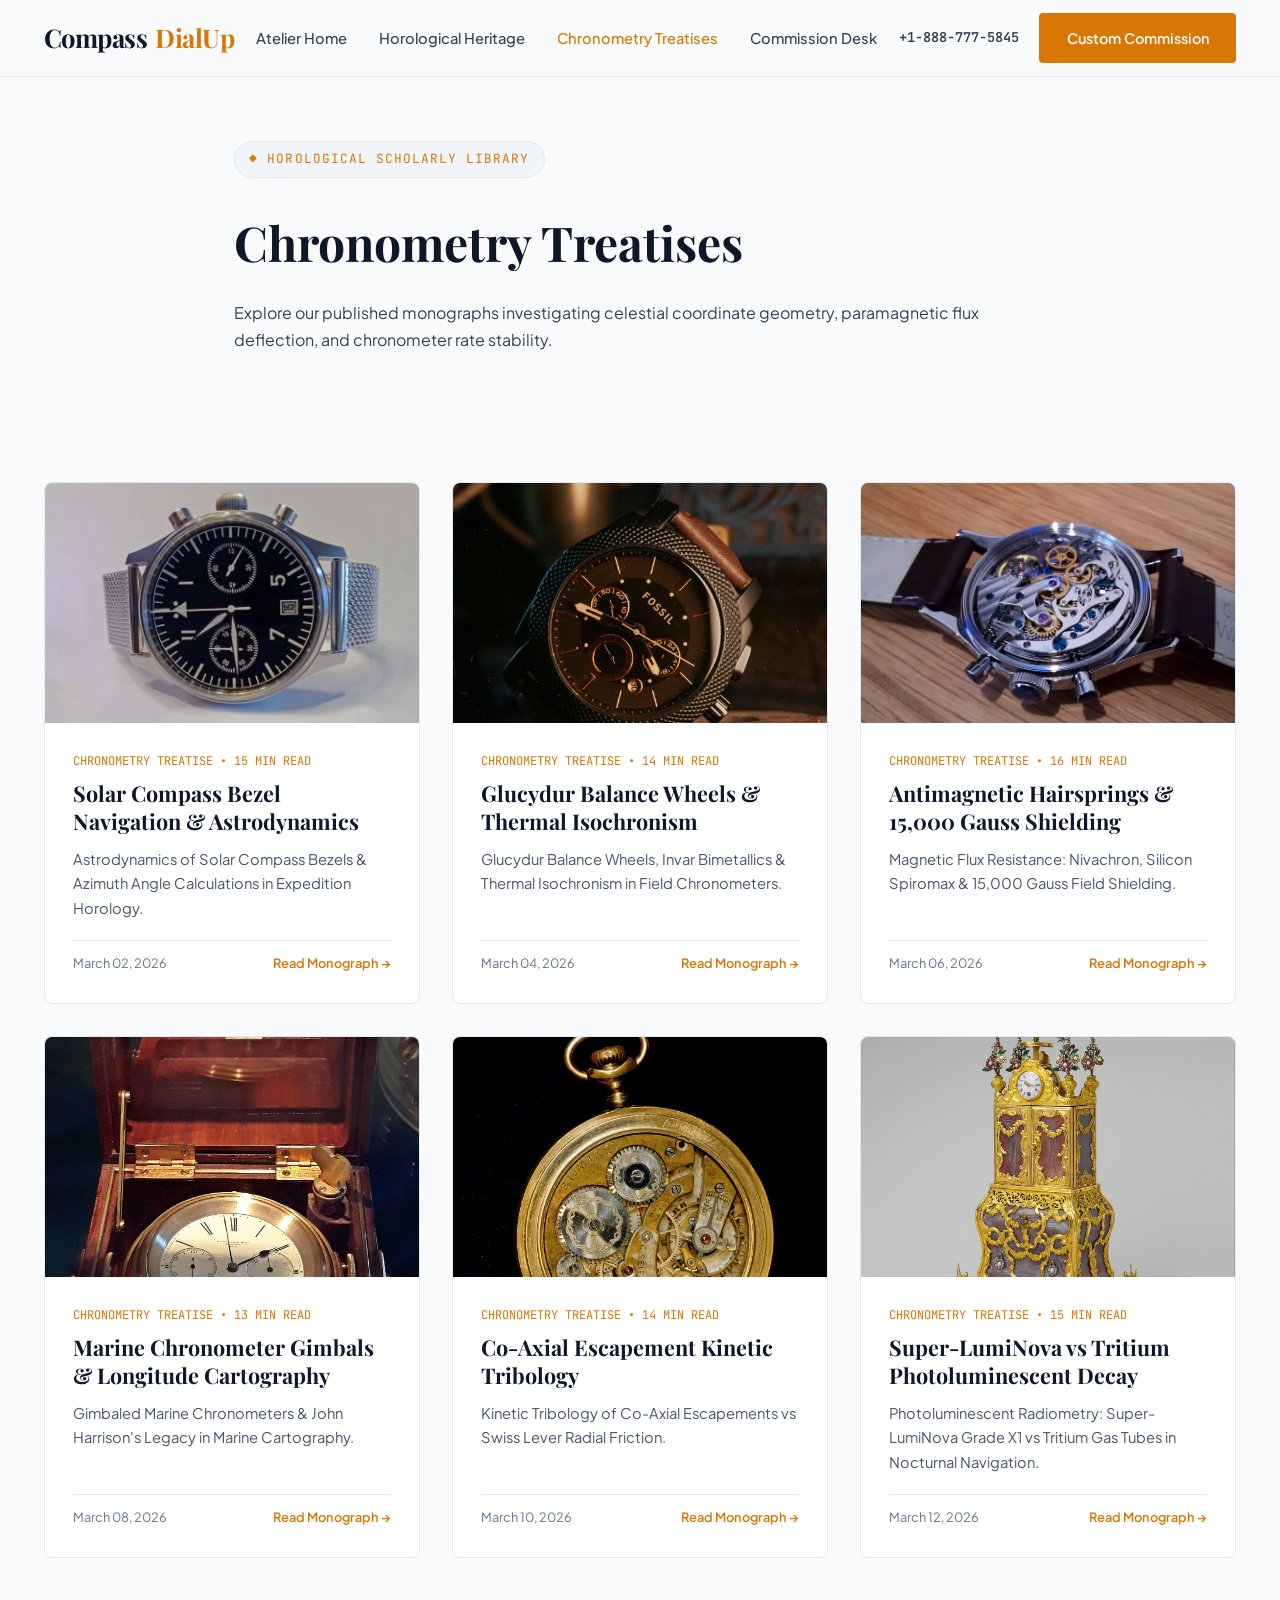
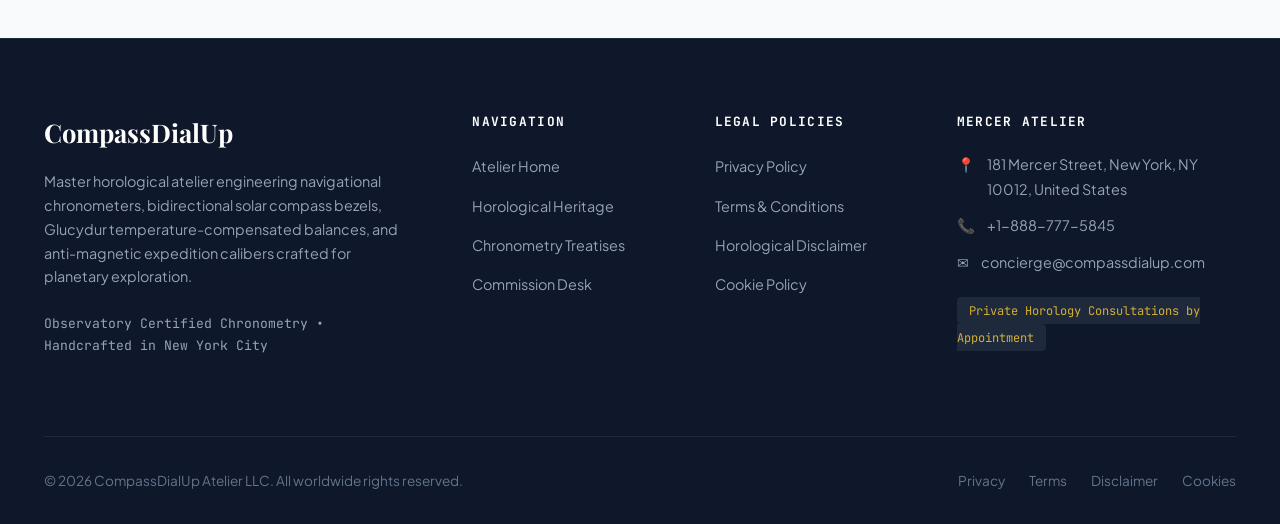
<file: blog/index.html>
<!DOCTYPE html>
<html lang="en">
<head>
  <meta charset="UTF-8">
  <meta name="viewport" content="width=device-width, initial-scale=1.0">
  <title>Chronometry Treatises &amp; Horological Monographs | CompassDialUp NYC</title>
  <meta name="description" content="Scholarly research papers on solar compass bezel mathematics, Glucydur balance thermal compensation, and co-axial escapement kinetic tribology.">
  <link rel="canonical" href="https://compassdialup.com/blog/index.html">
  <link rel="preconnect" href="https://fonts.googleapis.com">
  <link rel="preconnect" href="https://fonts.gstatic.com" crossorigin>
  <link href="https://fonts.googleapis.com/css2?family=JetBrains+Mono:wght@400;500;600&family=Playfair+Display:ital,wght@0,500;0,600;0,700;1,600&family=Plus+Jakarta+Sans:wght@400;500;600;700&display=swap" rel="stylesheet">
  <!-- Google Analytics Tag G-0LY0HY7L01 -->
  <script async src="https://www.googletagmanager.com/gtag/js?id=G-0LY0HY7L01"></script>
  <script>
    window.dataLayer = window.dataLayer || [];
    function gtag(){dataLayer.push(arguments);}
    gtag('js', new Date());
    gtag('config', 'G-0LY0HY7L01');
  </script>
  <link rel="stylesheet" href="../assets/css/style.css">
</head>
<body>

<header class="site-header">
  <div class="header-inner">
    <a href="../index.php" class="brand-logo">
      Compass<span>DialUp</span>
    </a>
    <ul class="nav-links">
      <li><a href="../index.php" class="">Atelier Home</a></li>
      <li><a href="../about.html" class="">Horological Heritage</a></li>
      <li><a href="../blog.html" class="active">Chronometry Treatises</a></li>
      <li><a href="../contact.html" class="">Commission Desk</a></li>
    </ul>
    <div class="header-cta">
      <a href="tel:+18887775845" style="font-family:var(--font-mono);font-size:0.85rem;font-weight:600;color:var(--color-slate-700);">+1-888-777-5845</a>
      <a href="../contact.html" class="btn btn-primary">Custom Commission</a>
      <button class="mobile-toggle" id="mobile-toggle" aria-label="Toggle navigation menu">
        <span></span>
        <span></span>
        <span></span>
      </button>
    </div>
  </div>
</header>
<div class="mobile-drawer" id="mobile-drawer">
  <ul class="mobile-drawer-nav">
    <li><a href="../index.php">Atelier Home</a></li>
    <li><a href="../about.html">Horological Heritage</a></li>
    <li><a href="../blog.html">Chronometry Treatises</a></li>
    <li><a href="../contact.html">Commission Desk</a></li>
    <li style="margin-top:2rem;padding-top:1.5rem;border-top:1px solid var(--color-border);">
      <p style="font-family:var(--font-mono);font-size:0.85rem;color:var(--color-slate-600);margin-bottom:0.5rem;">Direct Telephone:</p>
      <a href="tel:+18887775845" style="font-size:1.1rem;font-weight:700;color:var(--color-accent);">+1-888-777-5845</a>
    </li>
    <li>
      <p style="font-family:var(--font-mono);font-size:0.85rem;color:var(--color-slate-600);margin-bottom:0.5rem;">Atelier Gallery:</p>
      <p style="font-size:0.95rem;color:var(--color-slate-800);">181 Mercer Street, New York, NY 10012, United States</p>
    </li>
  </ul>
</div>

<section class="hero" style="padding:4rem 0 3rem;">
  <div class="container-narrow">
    <span class="hero-badge">&#9670; Horological Scholarly Library</span>
    <h1 style="font-family:var(--font-serif);font-size:3rem;margin-bottom:1rem;color:var(--color-slate-900);">Chronometry Treatises</h1>
    <p class="hero-lead">
      Explore our published monographs investigating celestial coordinate geometry, paramagnetic flux deflection, and chronometer rate stability.
    </p>
  </div>
</section>

<section class="section">
  <div class="container">
    <div class="grid-3">
      
      <div class="card">
        <div class="card-img">
          <img src="../assets/images/field_expedition_compass_dial_calibration.jpg" alt="Solar Compass Bezel Navigation &amp; Astrodynamics" loading="lazy">
        </div>
        <div class="card-body">
          <span class="card-tag">Chronometry Treatise &bull; 15 Min Read</span>
          <h3 class="card-title"><a href="../blog/solar-compass-bezel-navigation-astrodynamics.html">Solar Compass Bezel Navigation &amp; Astrodynamics</a></h3>
          <p class="card-desc">Astrodynamics of Solar Compass Bezels &amp; Azimuth Angle Calculations in Expedition Horology.</p>
          <div style="margin-top:auto;border-top:1px solid var(--color-border);padding-top:0.75rem;display:flex;justify-content:space-between;align-items:center;font-size:0.8rem;color:var(--color-slate-500);">
            <span>March 02, 2026</span>
            <a href="../blog/solar-compass-bezel-navigation-astrodynamics.html" style="font-weight:600;color:var(--color-accent);">Read Monograph &rarr;</a>
          </div>
        </div>
      </div>

      <div class="card">
        <div class="card-img">
          <img src="../assets/images/glucydur_balance_wheel_chronometer_regulation.jpg" alt="Glucydur Balance Wheels &amp; Thermal Isochronism" loading="lazy">
        </div>
        <div class="card-body">
          <span class="card-tag">Chronometry Treatise &bull; 14 Min Read</span>
          <h3 class="card-title"><a href="../blog/glucydur-balance-isochronism-temperature-compensation.html">Glucydur Balance Wheels &amp; Thermal Isochronism</a></h3>
          <p class="card-desc">Glucydur Balance Wheels, Invar Bimetallics &amp; Thermal Isochronism in Field Chronometers.</p>
          <div style="margin-top:auto;border-top:1px solid var(--color-border);padding-top:0.75rem;display:flex;justify-content:space-between;align-items:center;font-size:0.8rem;color:var(--color-slate-500);">
            <span>March 04, 2026</span>
            <a href="../blog/glucydur-balance-isochronism-temperature-compensation.html" style="font-weight:600;color:var(--color-accent);">Read Monograph &rarr;</a>
          </div>
        </div>
      </div>

      <div class="card">
        <div class="card-img">
          <img src="../assets/images/macro_mechanical_escapement_pallet_fork.jpg" alt="Antimagnetic Hairsprings &amp; 15,000 Gauss Shielding" loading="lazy">
        </div>
        <div class="card-body">
          <span class="card-tag">Chronometry Treatise &bull; 16 Min Read</span>
          <h3 class="card-title"><a href="../blog/antimagnetic-hairsprings-silicon-parachrom-physics.html">Antimagnetic Hairsprings &amp; 15,000 Gauss Shielding</a></h3>
          <p class="card-desc">Magnetic Flux Resistance: Nivachron, Silicon Spiromax &amp; 15,000 Gauss Field Shielding.</p>
          <div style="margin-top:auto;border-top:1px solid var(--color-border);padding-top:0.75rem;display:flex;justify-content:space-between;align-items:center;font-size:0.8rem;color:var(--color-slate-500);">
            <span>March 06, 2026</span>
            <a href="../blog/antimagnetic-hairsprings-silicon-parachrom-physics.html" style="font-weight:600;color:var(--color-accent);">Read Monograph &rarr;</a>
          </div>
        </div>
      </div>

      <div class="card">
        <div class="card-img">
          <img src="../assets/images/marine_astronavigation_chronometer_gimbal.jpg" alt="Marine Chronometer Gimbals &amp; Longitude Cartography" loading="lazy">
        </div>
        <div class="card-body">
          <span class="card-tag">Chronometry Treatise &bull; 13 Min Read</span>
          <h3 class="card-title"><a href="../blog/marine-chronometer-gimbals-longitude-history.html">Marine Chronometer Gimbals &amp; Longitude Cartography</a></h3>
          <p class="card-desc">Gimbaled Marine Chronometers &amp; John Harrison's Legacy in Marine Cartography.</p>
          <div style="margin-top:auto;border-top:1px solid var(--color-border);padding-top:0.75rem;display:flex;justify-content:space-between;align-items:center;font-size:0.8rem;color:var(--color-slate-500);">
            <span>March 08, 2026</span>
            <a href="../blog/marine-chronometer-gimbals-longitude-history.html" style="font-weight:600;color:var(--color-accent);">Read Monograph &rarr;</a>
          </div>
        </div>
      </div>

      <div class="card">
        <div class="card-img">
          <img src="../assets/images/coaxial_escapement_dual_impulse_gears.jpg" alt="Co-Axial Escapement Kinetic Tribology" loading="lazy">
        </div>
        <div class="card-body">
          <span class="card-tag">Chronometry Treatise &bull; 14 Min Read</span>
          <h3 class="card-title"><a href="../blog/coaxial-escapement-tribology-frictionless-kinetics.html">Co-Axial Escapement Kinetic Tribology</a></h3>
          <p class="card-desc">Kinetic Tribology of Co-Axial Escapements vs Swiss Lever Radial Friction.</p>
          <div style="margin-top:auto;border-top:1px solid var(--color-border);padding-top:0.75rem;display:flex;justify-content:space-between;align-items:center;font-size:0.8rem;color:var(--color-slate-500);">
            <span>March 10, 2026</span>
            <a href="../blog/coaxial-escapement-tribology-frictionless-kinetics.html" style="font-weight:600;color:var(--color-accent);">Read Monograph &rarr;</a>
          </div>
        </div>
      </div>

      <div class="card">
        <div class="card-img">
          <img src="../assets/images/grand_feu_enamel_dial_artisan_baking.jpg" alt="Super-LumiNova vs Tritium Photoluminescent Decay" loading="lazy">
        </div>
        <div class="card-body">
          <span class="card-tag">Chronometry Treatise &bull; 15 Min Read</span>
          <h3 class="card-title"><a href="../blog/super-luminova-tritium-photoluminescence-decay.html">Super-LumiNova vs Tritium Photoluminescent Decay</a></h3>
          <p class="card-desc">Photoluminescent Radiometry: Super-LumiNova Grade X1 vs Tritium Gas Tubes in Nocturnal Navigation.</p>
          <div style="margin-top:auto;border-top:1px solid var(--color-border);padding-top:0.75rem;display:flex;justify-content:space-between;align-items:center;font-size:0.8rem;color:var(--color-slate-500);">
            <span>March 12, 2026</span>
            <a href="../blog/super-luminova-tritium-photoluminescence-decay.html" style="font-weight:600;color:var(--color-accent);">Read Monograph &rarr;</a>
          </div>
        </div>
      </div>

    </div>
  </div>
</section>

<footer class="site-footer">
  <div class="container">
    <div class="footer-grid">
      <div class="footer-brand">
        <h3>CompassDialUp</h3>
        <p>
          Master horological atelier engineering navigational chronometers, bidirectional solar compass bezels, Glucydur temperature-compensated balances, and anti-magnetic expedition calibers crafted for planetary exploration.
        </p>
        <p style="font-family:var(--font-mono);font-size:0.82rem;color:#94A3B8;">
          Observatory Certified Chronometry &bull; Handcrafted in New York City
        </p>
      </div>
      <div class="footer-col">
        <h4>Navigation</h4>
        <ul>
          <li><a href="../index.php">Atelier Home</a></li>
          <li><a href="../about.html">Horological Heritage</a></li>
          <li><a href="../blog.html">Chronometry Treatises</a></li>
          <li><a href="../contact.html">Commission Desk</a></li>
        </ul>
      </div>
      <div class="footer-col">
        <h4>Legal Policies</h4>
        <ul>
          <li><a href="../privacy-policy.html">Privacy Policy</a></li>
          <li><a href="../terms-and-conditions.html">Terms &amp; Conditions</a></li>
          <li><a href="../disclaimer.html">Horological Disclaimer</a></li>
          <li><a href="../cookie-policy.html">Cookie Policy</a></li>
        </ul>
      </div>
      <div class="footer-col">
        <h4>Mercer Atelier</h4>
        <div class="footer-contact-item">
          <span>&#128205;</span>
          <span>181 Mercer Street, New York, NY 10012, United States</span>
        </div>
        <div class="footer-contact-item">
          <span>&#128222;</span>
          <span><a href="tel:+18887775845">+1-888-777-5845</a></span>
        </div>
        <div class="footer-contact-item">
          <span>&#9993;</span>
          <span>concierge@compassdialup.com</span>
        </div>
        <div style="margin-top:1.25rem;">
          <span style="font-family:var(--font-mono);font-size:0.75rem;background:#1E293B;padding:0.35rem 0.75rem;border-radius:var(--radius-sm);color:#D4AF37;">
            Private Horology Consultations by Appointment
          </span>
        </div>
      </div>
    </div>
    <div class="footer-bottom">
      <div>&copy; 2026 CompassDialUp Atelier LLC. All worldwide rights reserved.</div>
      <div style="display:flex;gap:1.5rem;">
        <a href="../privacy-policy.html">Privacy</a>
        <a href="../terms-and-conditions.html">Terms</a>
        <a href="../disclaimer.html">Disclaimer</a>
        <a href="../cookie-policy.html">Cookies</a>
      </div>
    </div>
  </div>
</footer>
<script src="../assets/js/main.js"></script>
</body>
</html>
</file>
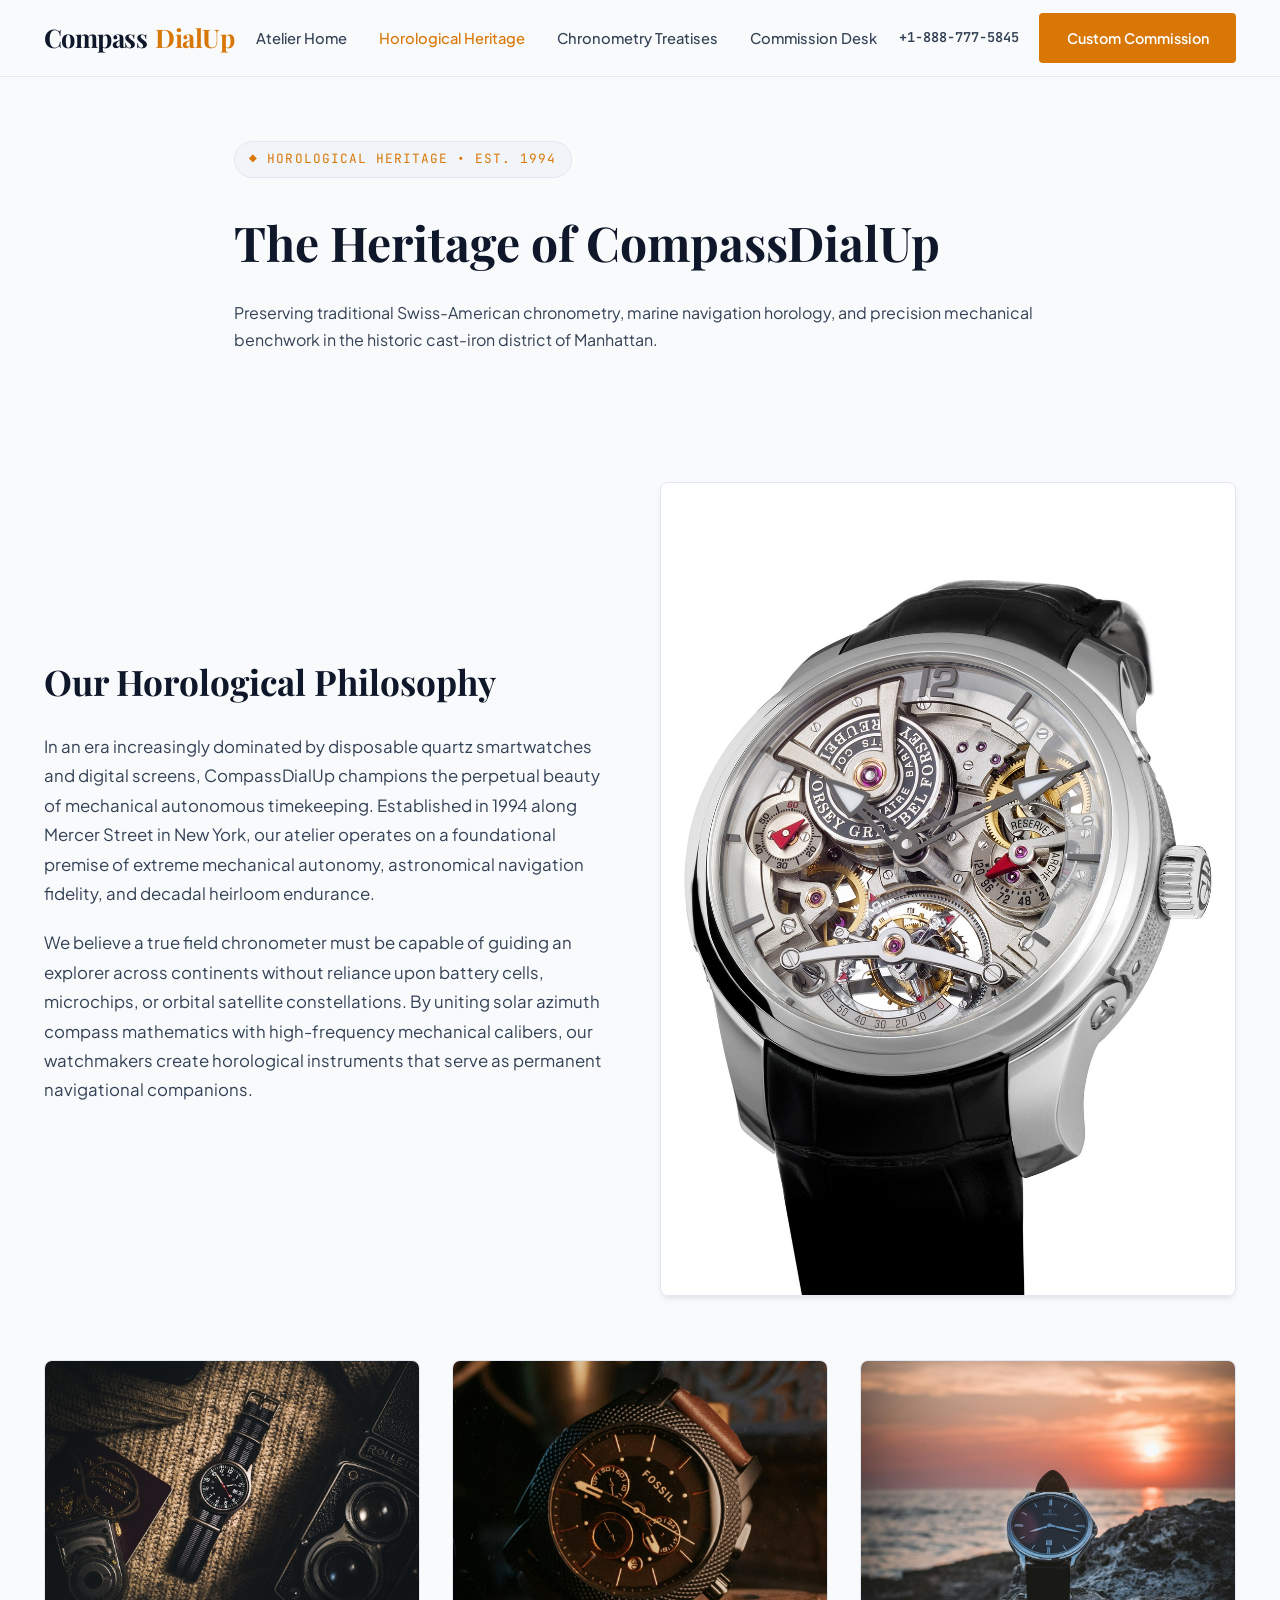
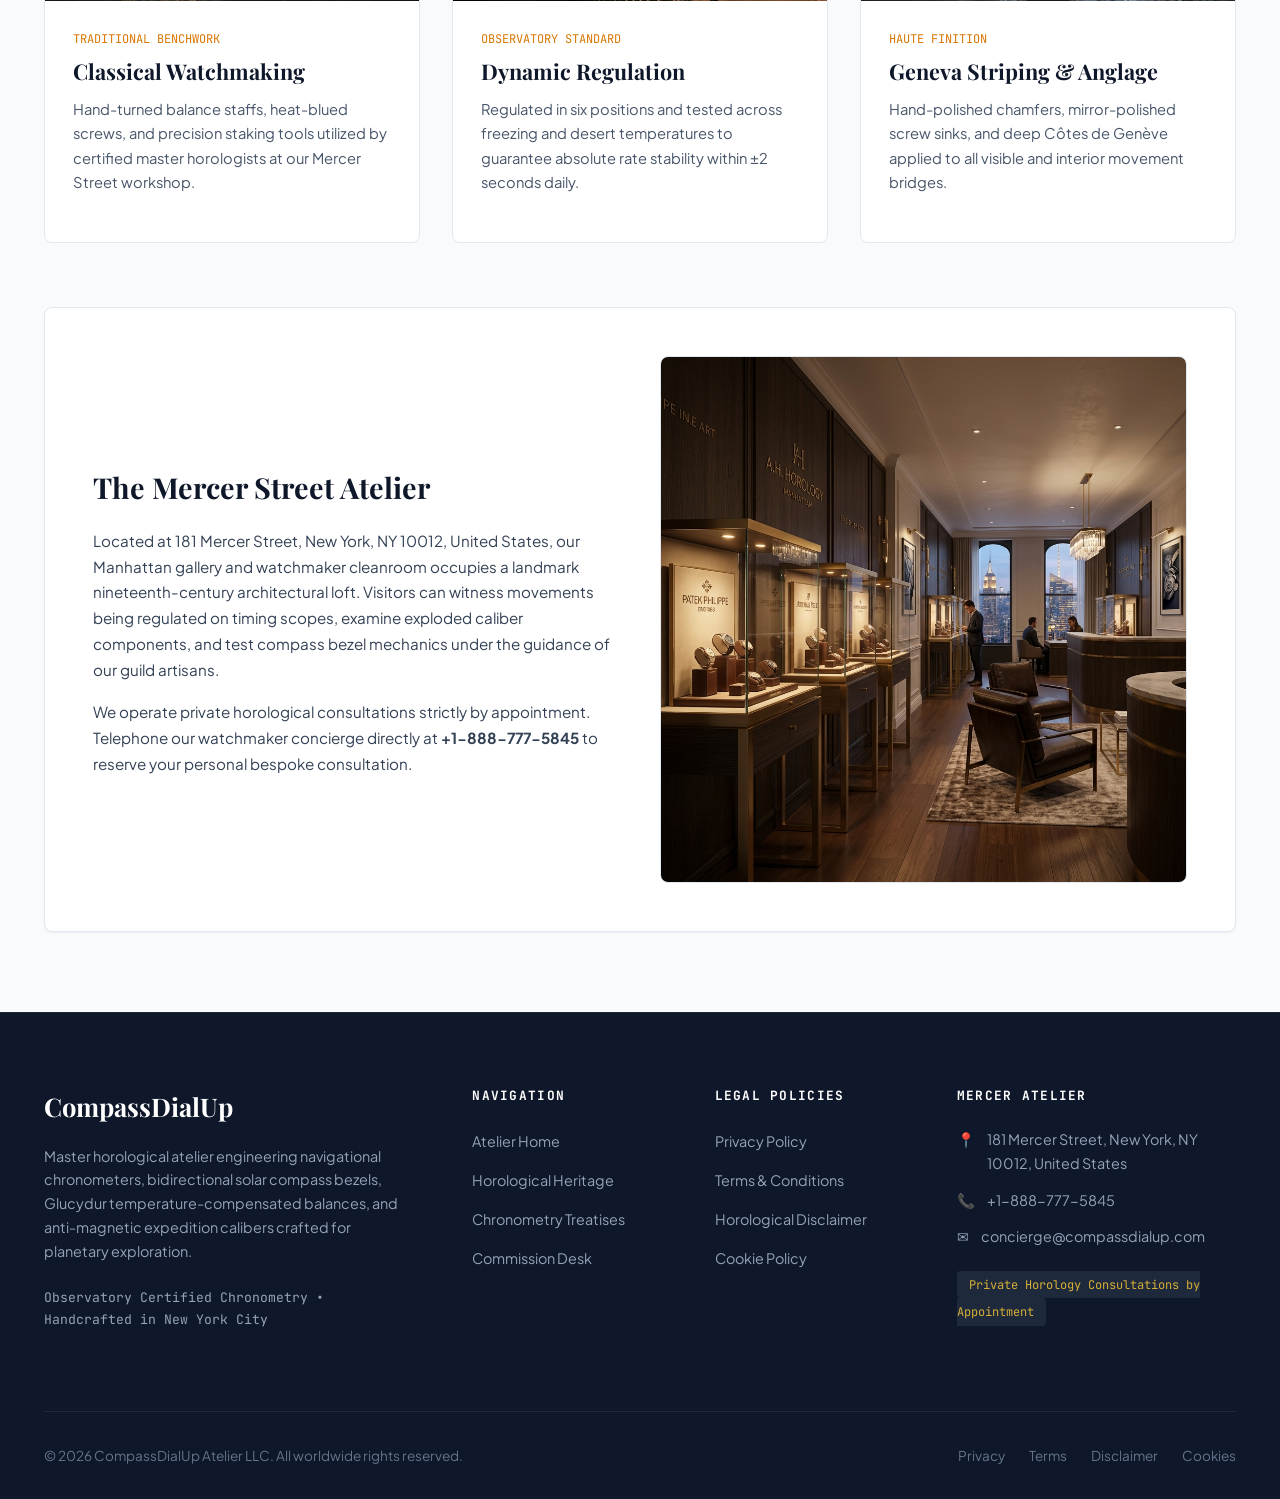
<file: about.html>
<!DOCTYPE html>
<html lang="en">
<head>
  <meta charset="UTF-8">
  <meta name="viewport" content="width=device-width, initial-scale=1.0">
  <title>Horological Heritage & Guild Traditions | CompassDialUp NYC</title>
  <meta name="description" content="Discover the history, master watchmakers, and observatory chronometry standards of CompassDialUp at 181 Mercer Street, New York.">
  <link rel="canonical" href="https://compassdialup.com/about.html">
  <link rel="preconnect" href="https://fonts.googleapis.com">
  <link rel="preconnect" href="https://fonts.gstatic.com" crossorigin>
  <link href="https://fonts.googleapis.com/css2?family=JetBrains+Mono:wght@400;500;600&family=Playfair+Display:ital,wght@0,500;0,600;0,700;1,600&family=Plus+Jakarta+Sans:wght@400;500;600;700&display=swap" rel="stylesheet">
  <!-- Google Analytics Tag G-0LY0HY7L01 -->
  <script async src="https://www.googletagmanager.com/gtag/js?id=G-0LY0HY7L01"></script>
  <script>
    window.dataLayer = window.dataLayer || [];
    function gtag(){dataLayer.push(arguments);}
    gtag('js', new Date());
    gtag('config', 'G-0LY0HY7L01');
  </script>
  <link rel="stylesheet" href="assets/css/style.css">
</head>
<body>

<header class="site-header">
  <div class="header-inner">
    <a href="index.php" class="brand-logo">
      Compass<span>DialUp</span>
    </a>
    <ul class="nav-links">
      <li><a href="index.php" class="">Atelier Home</a></li>
      <li><a href="about.html" class="active">Horological Heritage</a></li>
      <li><a href="blog.html" class="">Chronometry Treatises</a></li>
      <li><a href="contact.html" class="">Commission Desk</a></li>
    </ul>
    <div class="header-cta">
      <a href="tel:+18887775845" style="font-family:var(--font-mono);font-size:0.85rem;font-weight:600;color:var(--color-slate-700);">+1-888-777-5845</a>
      <a href="contact.html" class="btn btn-primary">Custom Commission</a>
      <button class="mobile-toggle" id="mobile-toggle" aria-label="Toggle navigation menu">
        <span></span>
        <span></span>
        <span></span>
      </button>
    </div>
  </div>
</header>
<div class="mobile-drawer" id="mobile-drawer">
  <ul class="mobile-drawer-nav">
    <li><a href="index.php">Atelier Home</a></li>
    <li><a href="about.html">Horological Heritage</a></li>
    <li><a href="blog.html">Chronometry Treatises</a></li>
    <li><a href="contact.html">Commission Desk</a></li>
    <li style="margin-top:2rem;padding-top:1.5rem;border-top:1px solid var(--color-border);">
      <p style="font-family:var(--font-mono);font-size:0.85rem;color:var(--color-slate-600);margin-bottom:0.5rem;">Direct Telephone:</p>
      <a href="tel:+18887775845" style="font-size:1.1rem;font-weight:700;color:var(--color-accent);">+1-888-777-5845</a>
    </li>
    <li>
      <p style="font-family:var(--font-mono);font-size:0.85rem;color:var(--color-slate-600);margin-bottom:0.5rem;">Atelier Gallery:</p>
      <p style="font-size:0.95rem;color:var(--color-slate-800);">181 Mercer Street, New York, NY 10012, United States</p>
    </li>
  </ul>
</div>

<section class="hero" style="padding:4rem 0 3rem;">
  <div class="container-narrow">
    <span class="hero-badge">&#9670; Horological Heritage &bull; Est. 1994</span>
    <h1 style="font-family:var(--font-serif);font-size:3rem;margin-bottom:1rem;color:var(--color-slate-900);">The Heritage of CompassDialUp</h1>
    <p class="hero-lead">
      Preserving traditional Swiss-American chronometry, marine navigation horology, and precision mechanical benchwork in the historic cast-iron district of Manhattan.
    </p>
  </div>
</section>

<section class="section">
  <div class="container">
    <div class="grid-2" style="align-items:center;margin-bottom:4rem;">
      <div>
        <h2 style="font-family:var(--font-serif);font-size:2.2rem;color:var(--color-slate-900);margin-bottom:1.25rem;">Our Horological Philosophy</h2>
        <p style="font-size:1.05rem;line-height:1.75;color:var(--color-slate-700);margin-bottom:1.25rem;">
          In an era increasingly dominated by disposable quartz smartwatches and digital screens, CompassDialUp champions the perpetual beauty of mechanical autonomous timekeeping. Established in 1994 along Mercer Street in New York, our atelier operates on a foundational premise of extreme mechanical autonomy, astronomical navigation fidelity, and decadal heirloom endurance.
        </p>
        <p style="font-size:1.05rem;line-height:1.75;color:var(--color-slate-700);margin-bottom:1.25rem;">
          We believe a true field chronometer must be capable of guiding an explorer across continents without reliance upon battery cells, microchips, or orbital satellite constellations. By uniting solar azimuth compass mathematics with high-frequency mechanical calibers, our watchmakers create horological instruments that serve as permanent navigational companions.
        </p>
      </div>
      <div>
        <img src="assets/images/master_watchmaker_optical_loupe_bench.jpg" alt="Master watchmaker optical loupe bench" style="border-radius:var(--radius-md);box-shadow:var(--shadow-md);border:1px solid var(--color-border);">
      </div>
    </div>

    <div class="grid-3" style="margin-bottom:4rem;">
      <div class="card">
        <div class="card-img">
          <img src="assets/images/heritage_watchmaker_workbench_bergeon_tools.jpg" alt="Heritage watchmaker workbench bergeon tools">
        </div>
        <div class="card-body">
          <span class="card-tag">Traditional Benchwork</span>
          <h3 class="card-title">Classical Watchmaking</h3>
          <p class="card-desc">
            Hand-turned balance staffs, heat-blued screws, and precision staking tools utilized by certified master horologists at our Mercer Street workshop.
          </p>
        </div>
      </div>
      <div class="card">
        <div class="card-img">
          <img src="assets/images/glucydur_balance_wheel_chronometer_regulation.jpg" alt="Glucydur balance wheel chronometer regulation">
        </div>
        <div class="card-body">
          <span class="card-tag">Observatory Standard</span>
          <h3 class="card-title">Dynamic Regulation</h3>
          <p class="card-desc">
            Regulated in six positions and tested across freezing and desert temperatures to guarantee absolute rate stability within &plusmn;2 seconds daily.
          </p>
        </div>
      </div>
      <div class="card">
        <div class="card-img">
          <img src="assets/images/automatic_winding_rotor_skeletonized_bridges.jpg" alt="Automatic winding rotor skeletonized bridges">
        </div>
        <div class="card-body">
          <span class="card-tag">Haute Finition</span>
          <h3 class="card-title">Geneva Striping &amp; Anglage</h3>
          <p class="card-desc">
            Hand-polished chamfers, mirror-polished screw sinks, and deep C&ocirc;tes de Gen&egrave;ve applied to all visible and interior movement bridges.
          </p>
        </div>
      </div>
    </div>

    <div style="background:var(--color-surface);border:1px solid var(--color-border);padding:3rem;border-radius:var(--radius-md);box-shadow:var(--shadow-sm);">
      <div class="grid-2" style="align-items:center;">
        <div>
          <h3 style="font-family:var(--font-serif);font-size:1.8rem;color:var(--color-slate-900);margin-bottom:1rem;">The Mercer Street Atelier</h3>
          <p style="font-size:0.95rem;color:var(--color-slate-700);margin-bottom:1rem;line-height:1.7;">
            Located at 181 Mercer Street, New York, NY 10012, United States, our Manhattan gallery and watchmaker cleanroom occupies a landmark nineteenth-century architectural loft. Visitors can witness movements being regulated on timing scopes, examine exploded caliber components, and test compass bezel mechanics under the guidance of our guild artisans.
          </p>
          <p style="font-size:0.95rem;color:var(--color-slate-700);line-height:1.7;">
            We operate private horological consultations strictly by appointment. Telephone our watchmaker concierge directly at <strong>+1-888-777-5845</strong> to reserve your personal bespoke consultation.
          </p>
        </div>
        <div>
          <img src="assets/images/mercer_horological_salon_showroom.jpg" alt="Mercer horological salon showroom" style="border-radius:var(--radius-md);border:1px solid var(--color-border);">
        </div>
      </div>
    </div>
  </div>
</section>

<footer class="site-footer">
  <div class="container">
    <div class="footer-grid">
      <div class="footer-brand">
        <h3>CompassDialUp</h3>
        <p>
          Master horological atelier engineering navigational chronometers, bidirectional solar compass bezels, Glucydur temperature-compensated balances, and anti-magnetic expedition calibers crafted for planetary exploration.
        </p>
        <p style="font-family:var(--font-mono);font-size:0.82rem;color:#94A3B8;">
          Observatory Certified Chronometry &bull; Handcrafted in New York City
        </p>
      </div>
      <div class="footer-col">
        <h4>Navigation</h4>
        <ul>
          <li><a href="index.php">Atelier Home</a></li>
          <li><a href="about.html">Horological Heritage</a></li>
          <li><a href="blog.html">Chronometry Treatises</a></li>
          <li><a href="contact.html">Commission Desk</a></li>
        </ul>
      </div>
      <div class="footer-col">
        <h4>Legal Policies</h4>
        <ul>
          <li><a href="privacy-policy.html">Privacy Policy</a></li>
          <li><a href="terms-and-conditions.html">Terms &amp; Conditions</a></li>
          <li><a href="disclaimer.html">Horological Disclaimer</a></li>
          <li><a href="cookie-policy.html">Cookie Policy</a></li>
        </ul>
      </div>
      <div class="footer-col">
        <h4>Mercer Atelier</h4>
        <div class="footer-contact-item">
          <span>&#128205;</span>
          <span>181 Mercer Street, New York, NY 10012, United States</span>
        </div>
        <div class="footer-contact-item">
          <span>&#128222;</span>
          <span><a href="tel:+18887775845">+1-888-777-5845</a></span>
        </div>
        <div class="footer-contact-item">
          <span>&#9993;</span>
          <span>concierge@compassdialup.com</span>
        </div>
        <div style="margin-top:1.25rem;">
          <span style="font-family:var(--font-mono);font-size:0.75rem;background:#1E293B;padding:0.35rem 0.75rem;border-radius:var(--radius-sm);color:#D4AF37;">
            Private Horology Consultations by Appointment
          </span>
        </div>
      </div>
    </div>
    <div class="footer-bottom">
      <div>&copy; 2026 CompassDialUp Atelier LLC. All worldwide rights reserved.</div>
      <div style="display:flex;gap:1.5rem;">
        <a href="privacy-policy.html">Privacy</a>
        <a href="terms-and-conditions.html">Terms</a>
        <a href="disclaimer.html">Disclaimer</a>
        <a href="cookie-policy.html">Cookies</a>
      </div>
    </div>
  </div>
</footer>
<script src="assets/js/main.js"></script>
</body>
</html>
</file>
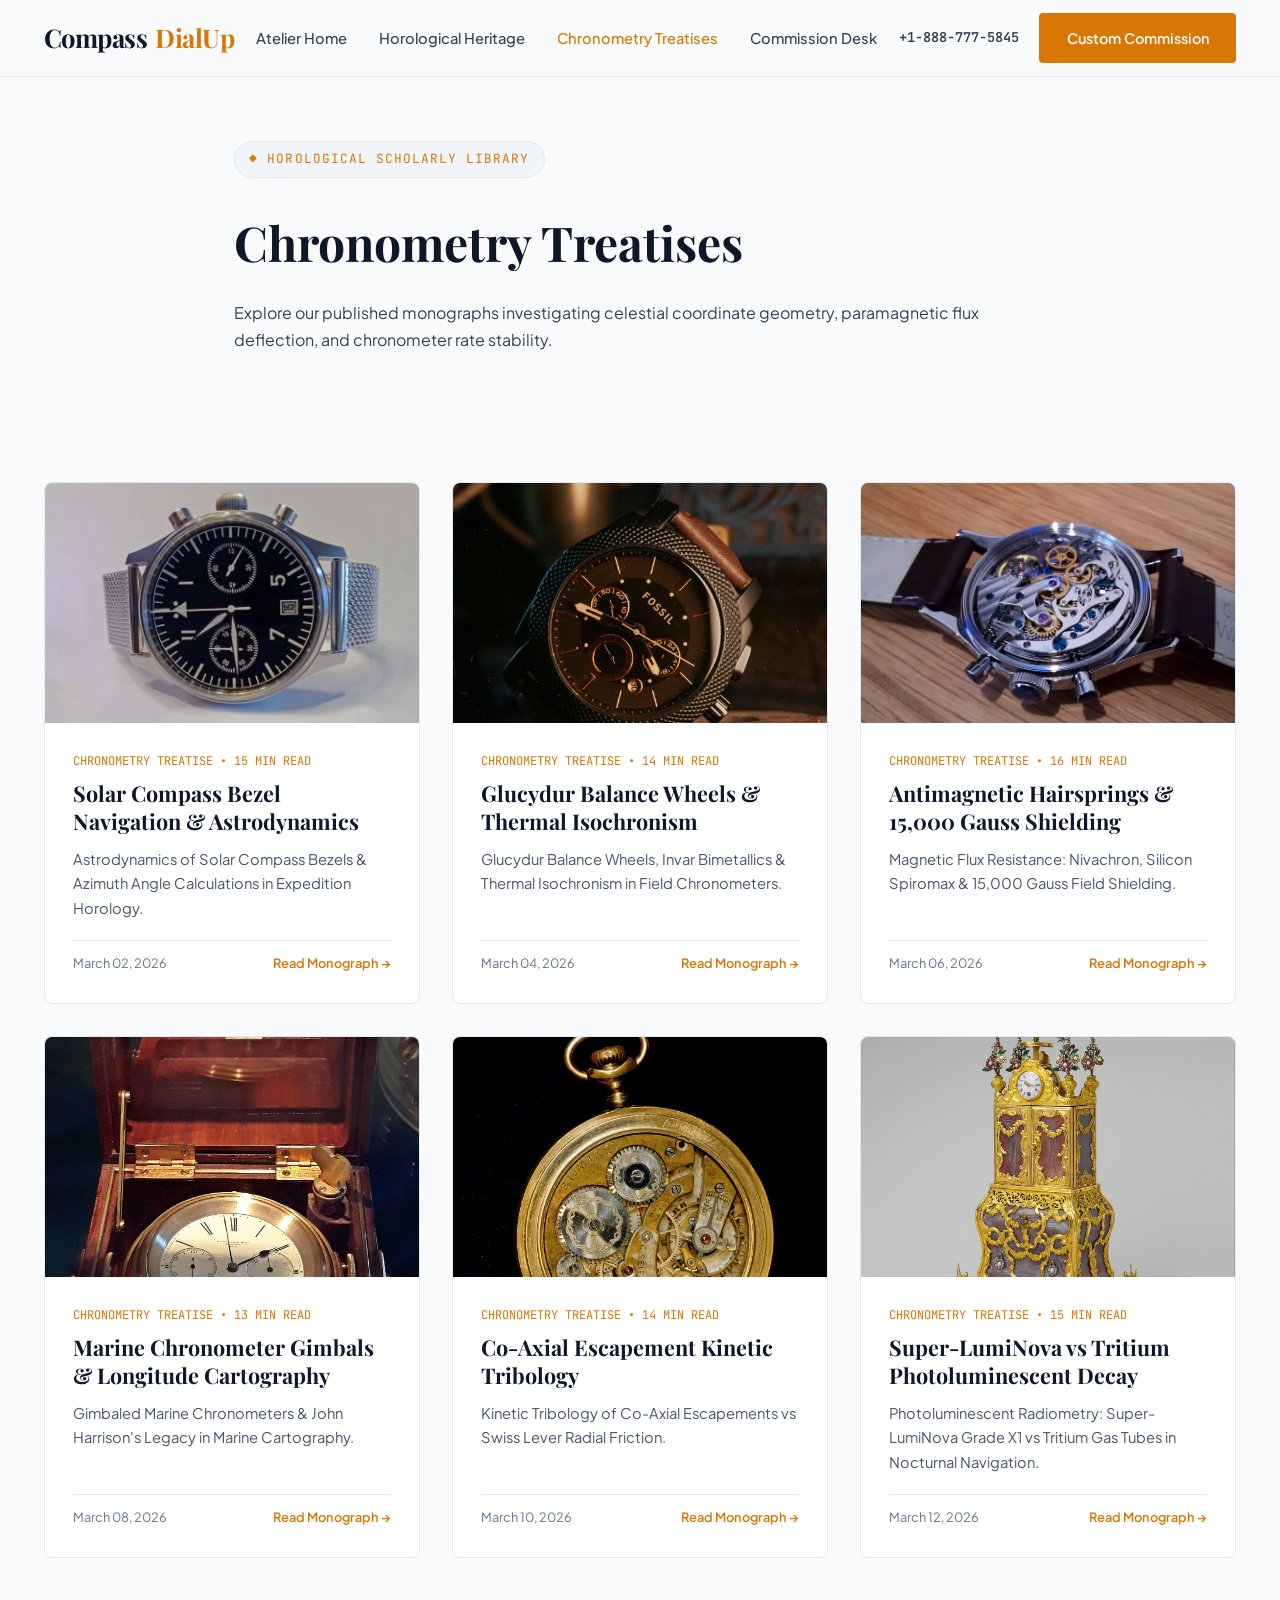
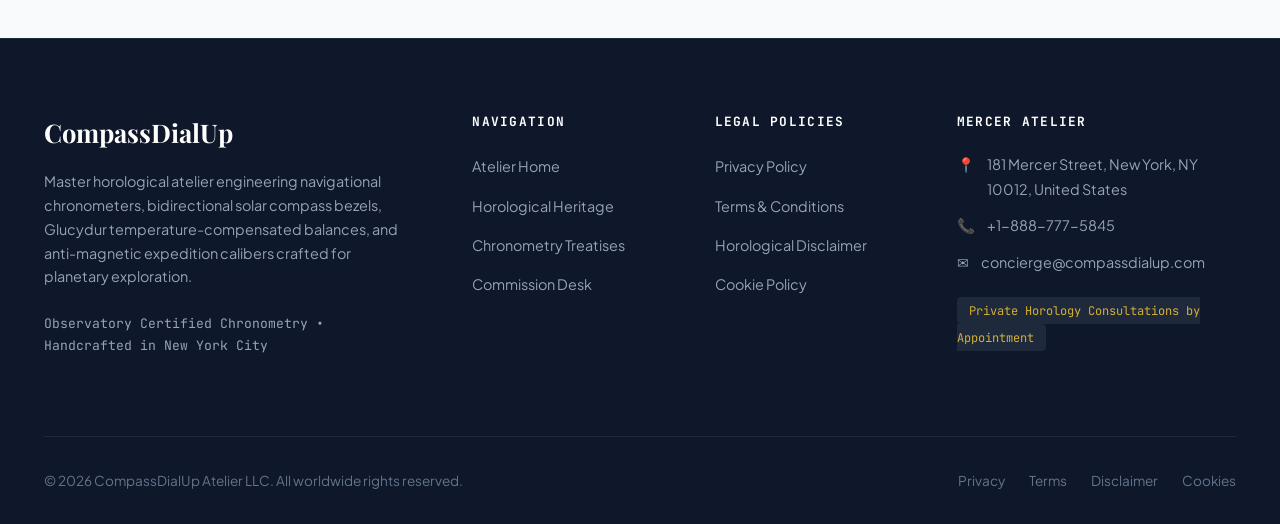
<file: blog.html>
<!DOCTYPE html>
<html lang="en">
<head>
  <meta charset="UTF-8">
  <meta name="viewport" content="width=device-width, initial-scale=1.0">
  <title>Chronometry Treatises &amp; Horological Monographs | CompassDialUp NYC</title>
  <meta name="description" content="Scholarly research papers on solar compass bezel mathematics, Glucydur balance thermal compensation, and co-axial escapement kinetic tribology.">
  <link rel="canonical" href="https://compassdialup.com/blog.html">
  <link rel="preconnect" href="https://fonts.googleapis.com">
  <link rel="preconnect" href="https://fonts.gstatic.com" crossorigin>
  <link href="https://fonts.googleapis.com/css2?family=JetBrains+Mono:wght@400;500;600&family=Playfair+Display:ital,wght@0,500;0,600;0,700;1,600&family=Plus+Jakarta+Sans:wght@400;500;600;700&display=swap" rel="stylesheet">
  <!-- Google Analytics Tag G-0LY0HY7L01 -->
  <script async src="https://www.googletagmanager.com/gtag/js?id=G-0LY0HY7L01"></script>
  <script>
    window.dataLayer = window.dataLayer || [];
    function gtag(){dataLayer.push(arguments);}
    gtag('js', new Date());
    gtag('config', 'G-0LY0HY7L01');
  </script>
  <link rel="stylesheet" href="assets/css/style.css">
</head>
<body>

<header class="site-header">
  <div class="header-inner">
    <a href="index.php" class="brand-logo">
      Compass<span>DialUp</span>
    </a>
    <ul class="nav-links">
      <li><a href="index.php" class="">Atelier Home</a></li>
      <li><a href="about.html" class="">Horological Heritage</a></li>
      <li><a href="blog.html" class="active">Chronometry Treatises</a></li>
      <li><a href="contact.html" class="">Commission Desk</a></li>
    </ul>
    <div class="header-cta">
      <a href="tel:+18887775845" style="font-family:var(--font-mono);font-size:0.85rem;font-weight:600;color:var(--color-slate-700);">+1-888-777-5845</a>
      <a href="contact.html" class="btn btn-primary">Custom Commission</a>
      <button class="mobile-toggle" id="mobile-toggle" aria-label="Toggle navigation menu">
        <span></span>
        <span></span>
        <span></span>
      </button>
    </div>
  </div>
</header>
<div class="mobile-drawer" id="mobile-drawer">
  <ul class="mobile-drawer-nav">
    <li><a href="index.php">Atelier Home</a></li>
    <li><a href="about.html">Horological Heritage</a></li>
    <li><a href="blog.html">Chronometry Treatises</a></li>
    <li><a href="contact.html">Commission Desk</a></li>
    <li style="margin-top:2rem;padding-top:1.5rem;border-top:1px solid var(--color-border);">
      <p style="font-family:var(--font-mono);font-size:0.85rem;color:var(--color-slate-600);margin-bottom:0.5rem;">Direct Telephone:</p>
      <a href="tel:+18887775845" style="font-size:1.1rem;font-weight:700;color:var(--color-accent);">+1-888-777-5845</a>
    </li>
    <li>
      <p style="font-family:var(--font-mono);font-size:0.85rem;color:var(--color-slate-600);margin-bottom:0.5rem;">Atelier Gallery:</p>
      <p style="font-size:0.95rem;color:var(--color-slate-800);">181 Mercer Street, New York, NY 10012, United States</p>
    </li>
  </ul>
</div>

<section class="hero" style="padding:4rem 0 3rem;">
  <div class="container-narrow">
    <span class="hero-badge">&#9670; Horological Scholarly Library</span>
    <h1 style="font-family:var(--font-serif);font-size:3rem;margin-bottom:1rem;color:var(--color-slate-900);">Chronometry Treatises</h1>
    <p class="hero-lead">
      Explore our published monographs investigating celestial coordinate geometry, paramagnetic flux deflection, and chronometer rate stability.
    </p>
  </div>
</section>

<section class="section">
  <div class="container">
    <div class="grid-3">
      
      <div class="card">
        <div class="card-img">
          <img src="assets/images/field_expedition_compass_dial_calibration.jpg" alt="Solar Compass Bezel Navigation &amp; Astrodynamics" loading="lazy">
        </div>
        <div class="card-body">
          <span class="card-tag">Chronometry Treatise &bull; 15 Min Read</span>
          <h3 class="card-title"><a href="blog/solar-compass-bezel-navigation-astrodynamics.html">Solar Compass Bezel Navigation &amp; Astrodynamics</a></h3>
          <p class="card-desc">Astrodynamics of Solar Compass Bezels &amp; Azimuth Angle Calculations in Expedition Horology.</p>
          <div style="margin-top:auto;border-top:1px solid var(--color-border);padding-top:0.75rem;display:flex;justify-content:space-between;align-items:center;font-size:0.8rem;color:var(--color-slate-500);">
            <span>March 02, 2026</span>
            <a href="blog/solar-compass-bezel-navigation-astrodynamics.html" style="font-weight:600;color:var(--color-accent);">Read Monograph &rarr;</a>
          </div>
        </div>
      </div>

      <div class="card">
        <div class="card-img">
          <img src="assets/images/glucydur_balance_wheel_chronometer_regulation.jpg" alt="Glucydur Balance Wheels &amp; Thermal Isochronism" loading="lazy">
        </div>
        <div class="card-body">
          <span class="card-tag">Chronometry Treatise &bull; 14 Min Read</span>
          <h3 class="card-title"><a href="blog/glucydur-balance-isochronism-temperature-compensation.html">Glucydur Balance Wheels &amp; Thermal Isochronism</a></h3>
          <p class="card-desc">Glucydur Balance Wheels, Invar Bimetallics &amp; Thermal Isochronism in Field Chronometers.</p>
          <div style="margin-top:auto;border-top:1px solid var(--color-border);padding-top:0.75rem;display:flex;justify-content:space-between;align-items:center;font-size:0.8rem;color:var(--color-slate-500);">
            <span>March 04, 2026</span>
            <a href="blog/glucydur-balance-isochronism-temperature-compensation.html" style="font-weight:600;color:var(--color-accent);">Read Monograph &rarr;</a>
          </div>
        </div>
      </div>

      <div class="card">
        <div class="card-img">
          <img src="assets/images/macro_mechanical_escapement_pallet_fork.jpg" alt="Antimagnetic Hairsprings &amp; 15,000 Gauss Shielding" loading="lazy">
        </div>
        <div class="card-body">
          <span class="card-tag">Chronometry Treatise &bull; 16 Min Read</span>
          <h3 class="card-title"><a href="blog/antimagnetic-hairsprings-silicon-parachrom-physics.html">Antimagnetic Hairsprings &amp; 15,000 Gauss Shielding</a></h3>
          <p class="card-desc">Magnetic Flux Resistance: Nivachron, Silicon Spiromax &amp; 15,000 Gauss Field Shielding.</p>
          <div style="margin-top:auto;border-top:1px solid var(--color-border);padding-top:0.75rem;display:flex;justify-content:space-between;align-items:center;font-size:0.8rem;color:var(--color-slate-500);">
            <span>March 06, 2026</span>
            <a href="blog/antimagnetic-hairsprings-silicon-parachrom-physics.html" style="font-weight:600;color:var(--color-accent);">Read Monograph &rarr;</a>
          </div>
        </div>
      </div>

      <div class="card">
        <div class="card-img">
          <img src="assets/images/marine_astronavigation_chronometer_gimbal.jpg" alt="Marine Chronometer Gimbals &amp; Longitude Cartography" loading="lazy">
        </div>
        <div class="card-body">
          <span class="card-tag">Chronometry Treatise &bull; 13 Min Read</span>
          <h3 class="card-title"><a href="blog/marine-chronometer-gimbals-longitude-history.html">Marine Chronometer Gimbals &amp; Longitude Cartography</a></h3>
          <p class="card-desc">Gimbaled Marine Chronometers &amp; John Harrison's Legacy in Marine Cartography.</p>
          <div style="margin-top:auto;border-top:1px solid var(--color-border);padding-top:0.75rem;display:flex;justify-content:space-between;align-items:center;font-size:0.8rem;color:var(--color-slate-500);">
            <span>March 08, 2026</span>
            <a href="blog/marine-chronometer-gimbals-longitude-history.html" style="font-weight:600;color:var(--color-accent);">Read Monograph &rarr;</a>
          </div>
        </div>
      </div>

      <div class="card">
        <div class="card-img">
          <img src="assets/images/coaxial_escapement_dual_impulse_gears.jpg" alt="Co-Axial Escapement Kinetic Tribology" loading="lazy">
        </div>
        <div class="card-body">
          <span class="card-tag">Chronometry Treatise &bull; 14 Min Read</span>
          <h3 class="card-title"><a href="blog/coaxial-escapement-tribology-frictionless-kinetics.html">Co-Axial Escapement Kinetic Tribology</a></h3>
          <p class="card-desc">Kinetic Tribology of Co-Axial Escapements vs Swiss Lever Radial Friction.</p>
          <div style="margin-top:auto;border-top:1px solid var(--color-border);padding-top:0.75rem;display:flex;justify-content:space-between;align-items:center;font-size:0.8rem;color:var(--color-slate-500);">
            <span>March 10, 2026</span>
            <a href="blog/coaxial-escapement-tribology-frictionless-kinetics.html" style="font-weight:600;color:var(--color-accent);">Read Monograph &rarr;</a>
          </div>
        </div>
      </div>

      <div class="card">
        <div class="card-img">
          <img src="assets/images/grand_feu_enamel_dial_artisan_baking.jpg" alt="Super-LumiNova vs Tritium Photoluminescent Decay" loading="lazy">
        </div>
        <div class="card-body">
          <span class="card-tag">Chronometry Treatise &bull; 15 Min Read</span>
          <h3 class="card-title"><a href="blog/super-luminova-tritium-photoluminescence-decay.html">Super-LumiNova vs Tritium Photoluminescent Decay</a></h3>
          <p class="card-desc">Photoluminescent Radiometry: Super-LumiNova Grade X1 vs Tritium Gas Tubes in Nocturnal Navigation.</p>
          <div style="margin-top:auto;border-top:1px solid var(--color-border);padding-top:0.75rem;display:flex;justify-content:space-between;align-items:center;font-size:0.8rem;color:var(--color-slate-500);">
            <span>March 12, 2026</span>
            <a href="blog/super-luminova-tritium-photoluminescence-decay.html" style="font-weight:600;color:var(--color-accent);">Read Monograph &rarr;</a>
          </div>
        </div>
      </div>

    </div>
  </div>
</section>

<footer class="site-footer">
  <div class="container">
    <div class="footer-grid">
      <div class="footer-brand">
        <h3>CompassDialUp</h3>
        <p>
          Master horological atelier engineering navigational chronometers, bidirectional solar compass bezels, Glucydur temperature-compensated balances, and anti-magnetic expedition calibers crafted for planetary exploration.
        </p>
        <p style="font-family:var(--font-mono);font-size:0.82rem;color:#94A3B8;">
          Observatory Certified Chronometry &bull; Handcrafted in New York City
        </p>
      </div>
      <div class="footer-col">
        <h4>Navigation</h4>
        <ul>
          <li><a href="index.php">Atelier Home</a></li>
          <li><a href="about.html">Horological Heritage</a></li>
          <li><a href="blog.html">Chronometry Treatises</a></li>
          <li><a href="contact.html">Commission Desk</a></li>
        </ul>
      </div>
      <div class="footer-col">
        <h4>Legal Policies</h4>
        <ul>
          <li><a href="privacy-policy.html">Privacy Policy</a></li>
          <li><a href="terms-and-conditions.html">Terms &amp; Conditions</a></li>
          <li><a href="disclaimer.html">Horological Disclaimer</a></li>
          <li><a href="cookie-policy.html">Cookie Policy</a></li>
        </ul>
      </div>
      <div class="footer-col">
        <h4>Mercer Atelier</h4>
        <div class="footer-contact-item">
          <span>&#128205;</span>
          <span>181 Mercer Street, New York, NY 10012, United States</span>
        </div>
        <div class="footer-contact-item">
          <span>&#128222;</span>
          <span><a href="tel:+18887775845">+1-888-777-5845</a></span>
        </div>
        <div class="footer-contact-item">
          <span>&#9993;</span>
          <span>concierge@compassdialup.com</span>
        </div>
        <div style="margin-top:1.25rem;">
          <span style="font-family:var(--font-mono);font-size:0.75rem;background:#1E293B;padding:0.35rem 0.75rem;border-radius:var(--radius-sm);color:#D4AF37;">
            Private Horology Consultations by Appointment
          </span>
        </div>
      </div>
    </div>
    <div class="footer-bottom">
      <div>&copy; 2026 CompassDialUp Atelier LLC. All worldwide rights reserved.</div>
      <div style="display:flex;gap:1.5rem;">
        <a href="privacy-policy.html">Privacy</a>
        <a href="terms-and-conditions.html">Terms</a>
        <a href="disclaimer.html">Disclaimer</a>
        <a href="cookie-policy.html">Cookies</a>
      </div>
    </div>
  </div>
</footer>
<script src="assets/js/main.js"></script>
</body>
</html>
</file>
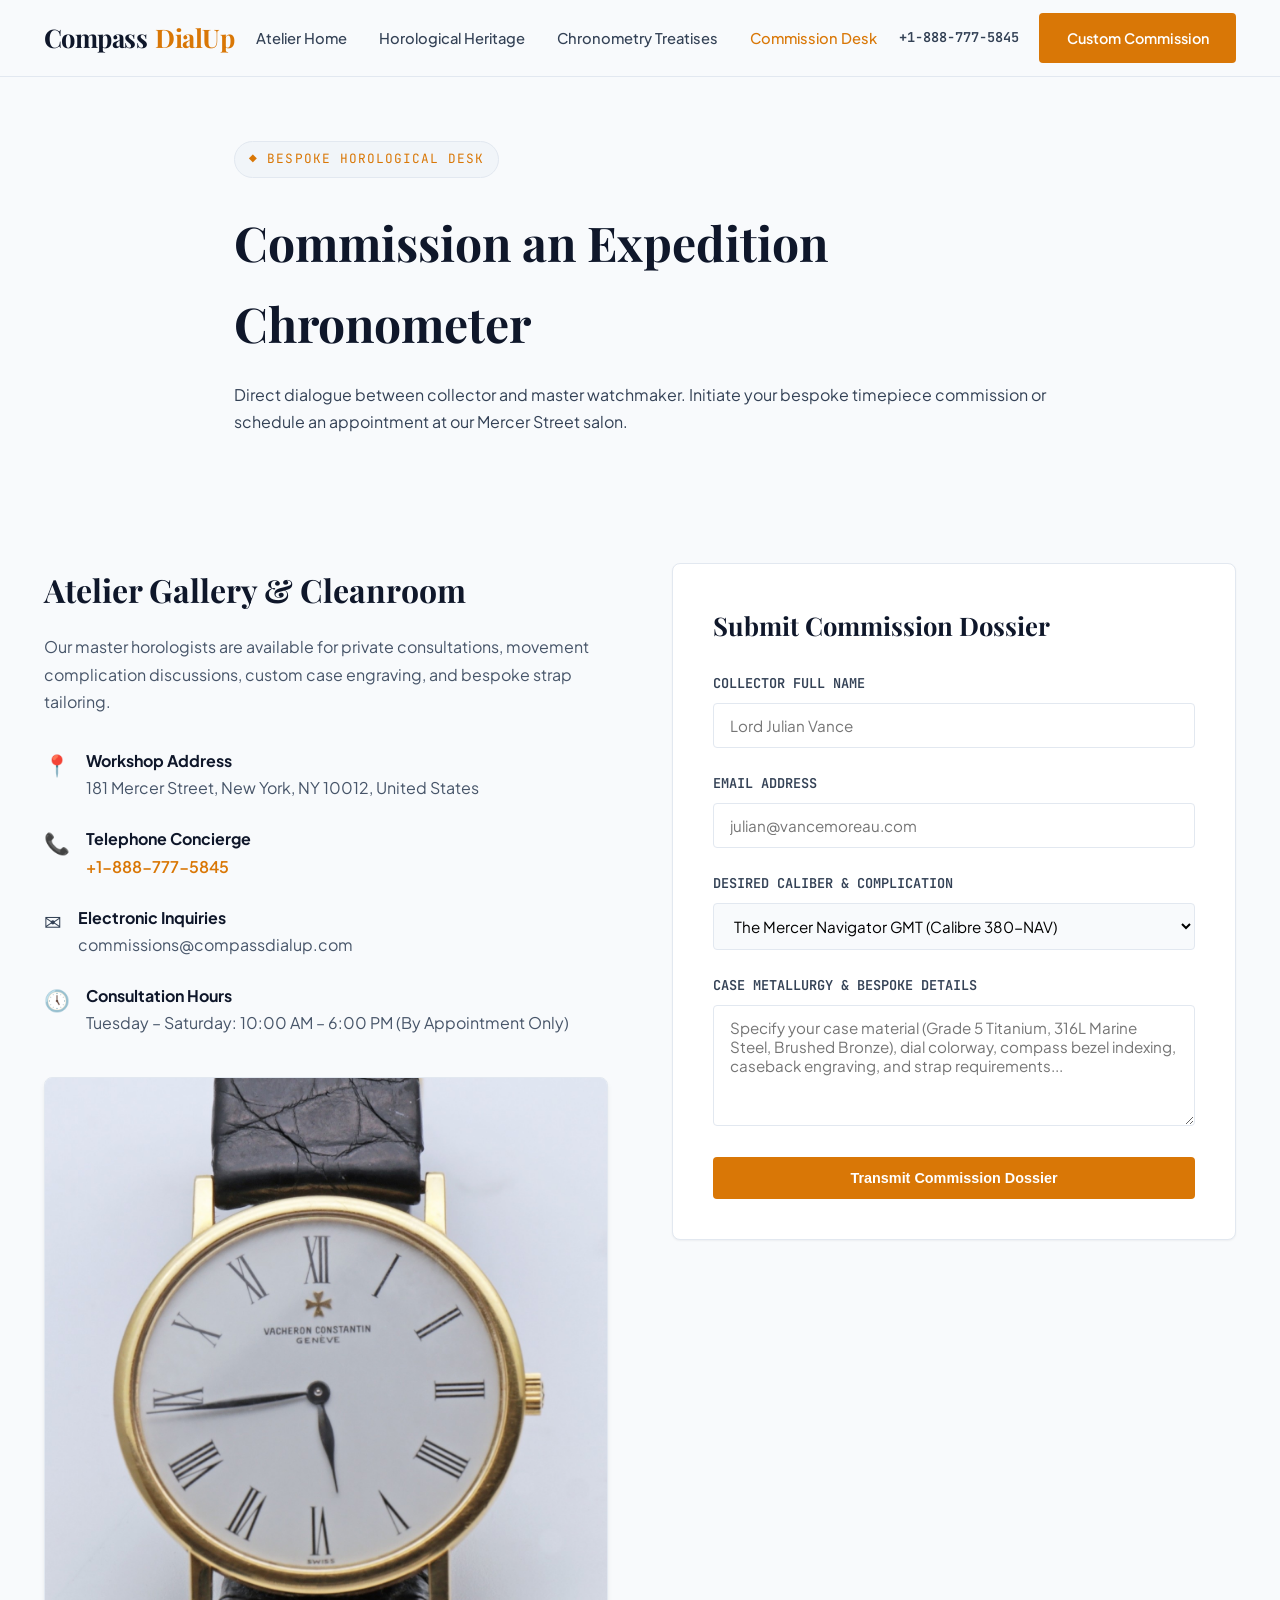
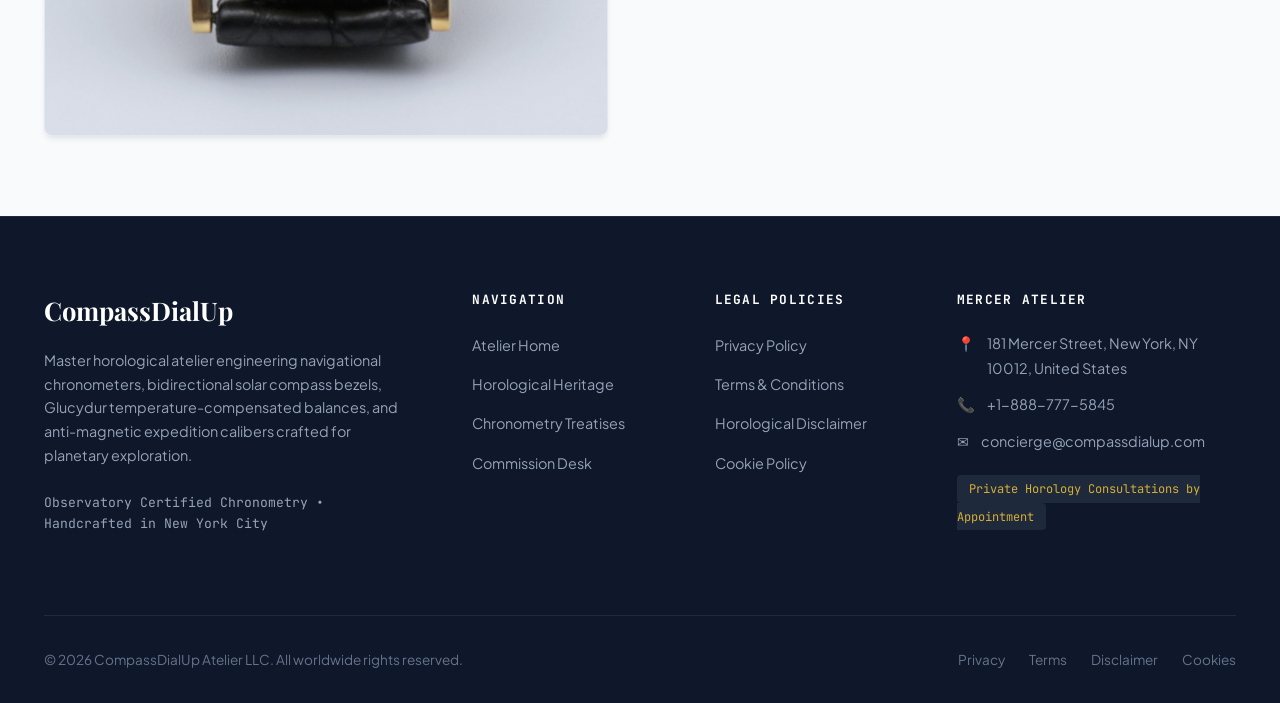
<file: contact.html>
<!DOCTYPE html>
<html lang="en">
<head>
  <meta charset="UTF-8">
  <meta name="viewport" content="width=device-width, initial-scale=1.0">
  <title>Commission Desk &amp; Private Salon Appointments | CompassDialUp NYC</title>
  <meta name="description" content="Submit a bespoke navigational chronometer commission request or arrange a private consultation at 181 Mercer Street, New York.">
  <link rel="canonical" href="https://compassdialup.com/contact.html">
  <link rel="preconnect" href="https://fonts.googleapis.com">
  <link rel="preconnect" href="https://fonts.gstatic.com" crossorigin>
  <link href="https://fonts.googleapis.com/css2?family=JetBrains+Mono:wght@400;500;600&family=Playfair+Display:ital,wght@0,500;0,600;0,700;1,600&family=Plus+Jakarta+Sans:wght@400;500;600;700&display=swap" rel="stylesheet">
  <!-- Google Analytics Tag G-0LY0HY7L01 -->
  <script async src="https://www.googletagmanager.com/gtag/js?id=G-0LY0HY7L01"></script>
  <script>
    window.dataLayer = window.dataLayer || [];
    function gtag(){dataLayer.push(arguments);}
    gtag('js', new Date());
    gtag('config', 'G-0LY0HY7L01');
  </script>
  <link rel="stylesheet" href="assets/css/style.css">
</head>
<body>

<header class="site-header">
  <div class="header-inner">
    <a href="index.php" class="brand-logo">
      Compass<span>DialUp</span>
    </a>
    <ul class="nav-links">
      <li><a href="index.php" class="">Atelier Home</a></li>
      <li><a href="about.html" class="">Horological Heritage</a></li>
      <li><a href="blog.html" class="">Chronometry Treatises</a></li>
      <li><a href="contact.html" class="active">Commission Desk</a></li>
    </ul>
    <div class="header-cta">
      <a href="tel:+18887775845" style="font-family:var(--font-mono);font-size:0.85rem;font-weight:600;color:var(--color-slate-700);">+1-888-777-5845</a>
      <a href="contact.html" class="btn btn-primary">Custom Commission</a>
      <button class="mobile-toggle" id="mobile-toggle" aria-label="Toggle navigation menu">
        <span></span>
        <span></span>
        <span></span>
      </button>
    </div>
  </div>
</header>
<div class="mobile-drawer" id="mobile-drawer">
  <ul class="mobile-drawer-nav">
    <li><a href="index.php">Atelier Home</a></li>
    <li><a href="about.html">Horological Heritage</a></li>
    <li><a href="blog.html">Chronometry Treatises</a></li>
    <li><a href="contact.html">Commission Desk</a></li>
    <li style="margin-top:2rem;padding-top:1.5rem;border-top:1px solid var(--color-border);">
      <p style="font-family:var(--font-mono);font-size:0.85rem;color:var(--color-slate-600);margin-bottom:0.5rem;">Direct Telephone:</p>
      <a href="tel:+18887775845" style="font-size:1.1rem;font-weight:700;color:var(--color-accent);">+1-888-777-5845</a>
    </li>
    <li>
      <p style="font-family:var(--font-mono);font-size:0.85rem;color:var(--color-slate-600);margin-bottom:0.5rem;">Atelier Gallery:</p>
      <p style="font-size:0.95rem;color:var(--color-slate-800);">181 Mercer Street, New York, NY 10012, United States</p>
    </li>
  </ul>
</div>

<section class="hero" style="padding:4rem 0 3rem;">
  <div class="container-narrow">
    <span class="hero-badge">&#9670; Bespoke Horological Desk</span>
    <h1 style="font-family:var(--font-serif);font-size:3rem;margin-bottom:1rem;color:var(--color-slate-900);">Commission an Expedition Chronometer</h1>
    <p class="hero-lead">
      Direct dialogue between collector and master watchmaker. Initiate your bespoke timepiece commission or schedule an appointment at our Mercer Street salon.
    </p>
  </div>
</section>

<section class="section">
  <div class="container">
    <div class="grid-2" style="gap:4rem;">
      <div>
        <h2 style="font-family:var(--font-serif);font-size:2rem;color:var(--color-slate-900);margin-bottom:1rem;">Atelier Gallery &amp; Cleanroom</h2>
        <p style="font-size:1rem;color:var(--color-slate-600);margin-bottom:2rem;line-height:1.7;">
          Our master horologists are available for private consultations, movement complication discussions, custom case engraving, and bespoke strap tailoring.
        </p>
        <div style="display:flex;flex-direction:column;gap:1.5rem;margin-bottom:2.5rem;">
          <div style="display:flex;gap:1rem;align-items:flex-start;">
            <span style="font-size:1.3rem;">&#128205;</span>
            <div>
              <strong style="display:block;color:var(--color-slate-900);">Workshop Address</strong>
              <span style="color:var(--color-slate-600);">181 Mercer Street, New York, NY 10012, United States</span>
            </div>
          </div>
          <div style="display:flex;gap:1rem;align-items:flex-start;">
            <span style="font-size:1.3rem;">&#128222;</span>
            <div>
              <strong style="display:block;color:var(--color-slate-900);">Telephone Concierge</strong>
              <a href="tel:+18887775845" style="color:var(--color-accent);font-weight:600;">+1-888-777-5845</a>
            </div>
          </div>
          <div style="display:flex;gap:1rem;align-items:flex-start;">
            <span style="font-size:1.3rem;">&#9993;</span>
            <div>
              <strong style="display:block;color:var(--color-slate-900);">Electronic Inquiries</strong>
              <span style="color:var(--color-slate-600);">commissions@compassdialup.com</span>
            </div>
          </div>
          <div style="display:flex;gap:1rem;align-items:flex-start;">
            <span style="font-size:1.3rem;">&#128340;</span>
            <div>
              <strong style="display:block;color:var(--color-slate-900);">Consultation Hours</strong>
              <span style="color:var(--color-slate-600);">Tuesday &ndash; Saturday: 10:00 AM &ndash; 6:00 PM (By Appointment Only)</span>
            </div>
          </div>
        </div>
        <div style="margin-top:2rem;">
          <img src="assets/images/bespoke_expedition_solid_timber_collector_box.jpg" alt="Bespoke expedition solid timber collector box" style="border-radius:var(--radius-md);border:1px solid var(--color-border);box-shadow:var(--shadow-md);">
        </div>
      </div>
      <div>
        <form style="background:var(--color-surface);border:1px solid var(--color-border);padding:2.5rem;border-radius:var(--radius-md);box-shadow:var(--shadow-sm);display:flex;flex-direction:column;gap:1.5rem;" onsubmit="event.preventDefault(); alert('Your bespoke horological inquiry has been registered. Our head watchmaker will review your specifications and contact you within 24 business hours.');">
          <h3 style="font-family:var(--font-serif);font-size:1.6rem;color:var(--color-slate-900);">Submit Commission Dossier</h3>
          <div>
            <label style="display:block;font-size:0.85rem;font-weight:600;margin-bottom:0.5rem;text-transform:uppercase;font-family:var(--font-mono);">Collector Full Name</label>
            <input type="text" required placeholder="Lord Julian Vance" style="width:100%;padding:0.75rem 1rem;border:1px solid var(--color-border);border-radius:var(--radius-sm);font-family:var(--font-sans);font-size:0.95rem;">
          </div>
          <div>
            <label style="display:block;font-size:0.85rem;font-weight:600;margin-bottom:0.5rem;text-transform:uppercase;font-family:var(--font-mono);">Email Address</label>
            <input type="email" required placeholder="julian@vancemoreau.com" style="width:100%;padding:0.75rem 1rem;border:1px solid var(--color-border);border-radius:var(--radius-sm);font-family:var(--font-sans);font-size:0.95rem;">
          </div>
          <div>
            <label style="display:block;font-size:0.85rem;font-weight:600;margin-bottom:0.5rem;text-transform:uppercase;font-family:var(--font-mono);">Desired Caliber &amp; Complication</label>
            <select style="width:100%;padding:0.75rem 1rem;border:1px solid var(--color-border);border-radius:var(--radius-sm);font-family:var(--font-sans);font-size:0.95rem;background:var(--color-bg);">
              <option>The Mercer Navigator GMT (Calibre 380-NAV)</option>
              <option>The Hudson Azimuth Chronograph (Calibre 410-CHRONO)</option>
              <option>The Polar Expedition Tourbillon (Calibre 550-TOURB)</option>
              <option>Custom Bespoke Field Instrument Caliber</option>
            </select>
          </div>
          <div>
            <label style="display:block;font-size:0.85rem;font-weight:600;margin-bottom:0.5rem;text-transform:uppercase;font-family:var(--font-mono);">Case Metallurgy &amp; Bespoke Details</label>
            <textarea rows="5" required placeholder="Specify your case material (Grade 5 Titanium, 316L Marine Steel, Brushed Bronze), dial colorway, compass bezel indexing, caseback engraving, and strap requirements..." style="width:100%;padding:0.75rem 1rem;border:1px solid var(--color-border);border-radius:var(--radius-sm);font-family:var(--font-sans);font-size:0.95rem;"></textarea>
          </div>
          <button type="submit" class="btn btn-primary" style="width:100%;">Transmit Commission Dossier</button>
        </form>
      </div>
    </div>
  </div>
</section>

<footer class="site-footer">
  <div class="container">
    <div class="footer-grid">
      <div class="footer-brand">
        <h3>CompassDialUp</h3>
        <p>
          Master horological atelier engineering navigational chronometers, bidirectional solar compass bezels, Glucydur temperature-compensated balances, and anti-magnetic expedition calibers crafted for planetary exploration.
        </p>
        <p style="font-family:var(--font-mono);font-size:0.82rem;color:#94A3B8;">
          Observatory Certified Chronometry &bull; Handcrafted in New York City
        </p>
      </div>
      <div class="footer-col">
        <h4>Navigation</h4>
        <ul>
          <li><a href="index.php">Atelier Home</a></li>
          <li><a href="about.html">Horological Heritage</a></li>
          <li><a href="blog.html">Chronometry Treatises</a></li>
          <li><a href="contact.html">Commission Desk</a></li>
        </ul>
      </div>
      <div class="footer-col">
        <h4>Legal Policies</h4>
        <ul>
          <li><a href="privacy-policy.html">Privacy Policy</a></li>
          <li><a href="terms-and-conditions.html">Terms &amp; Conditions</a></li>
          <li><a href="disclaimer.html">Horological Disclaimer</a></li>
          <li><a href="cookie-policy.html">Cookie Policy</a></li>
        </ul>
      </div>
      <div class="footer-col">
        <h4>Mercer Atelier</h4>
        <div class="footer-contact-item">
          <span>&#128205;</span>
          <span>181 Mercer Street, New York, NY 10012, United States</span>
        </div>
        <div class="footer-contact-item">
          <span>&#128222;</span>
          <span><a href="tel:+18887775845">+1-888-777-5845</a></span>
        </div>
        <div class="footer-contact-item">
          <span>&#9993;</span>
          <span>concierge@compassdialup.com</span>
        </div>
        <div style="margin-top:1.25rem;">
          <span style="font-family:var(--font-mono);font-size:0.75rem;background:#1E293B;padding:0.35rem 0.75rem;border-radius:var(--radius-sm);color:#D4AF37;">
            Private Horology Consultations by Appointment
          </span>
        </div>
      </div>
    </div>
    <div class="footer-bottom">
      <div>&copy; 2026 CompassDialUp Atelier LLC. All worldwide rights reserved.</div>
      <div style="display:flex;gap:1.5rem;">
        <a href="privacy-policy.html">Privacy</a>
        <a href="terms-and-conditions.html">Terms</a>
        <a href="disclaimer.html">Disclaimer</a>
        <a href="cookie-policy.html">Cookies</a>
      </div>
    </div>
  </div>
</footer>
<script src="assets/js/main.js"></script>
</body>
</html>
</file>
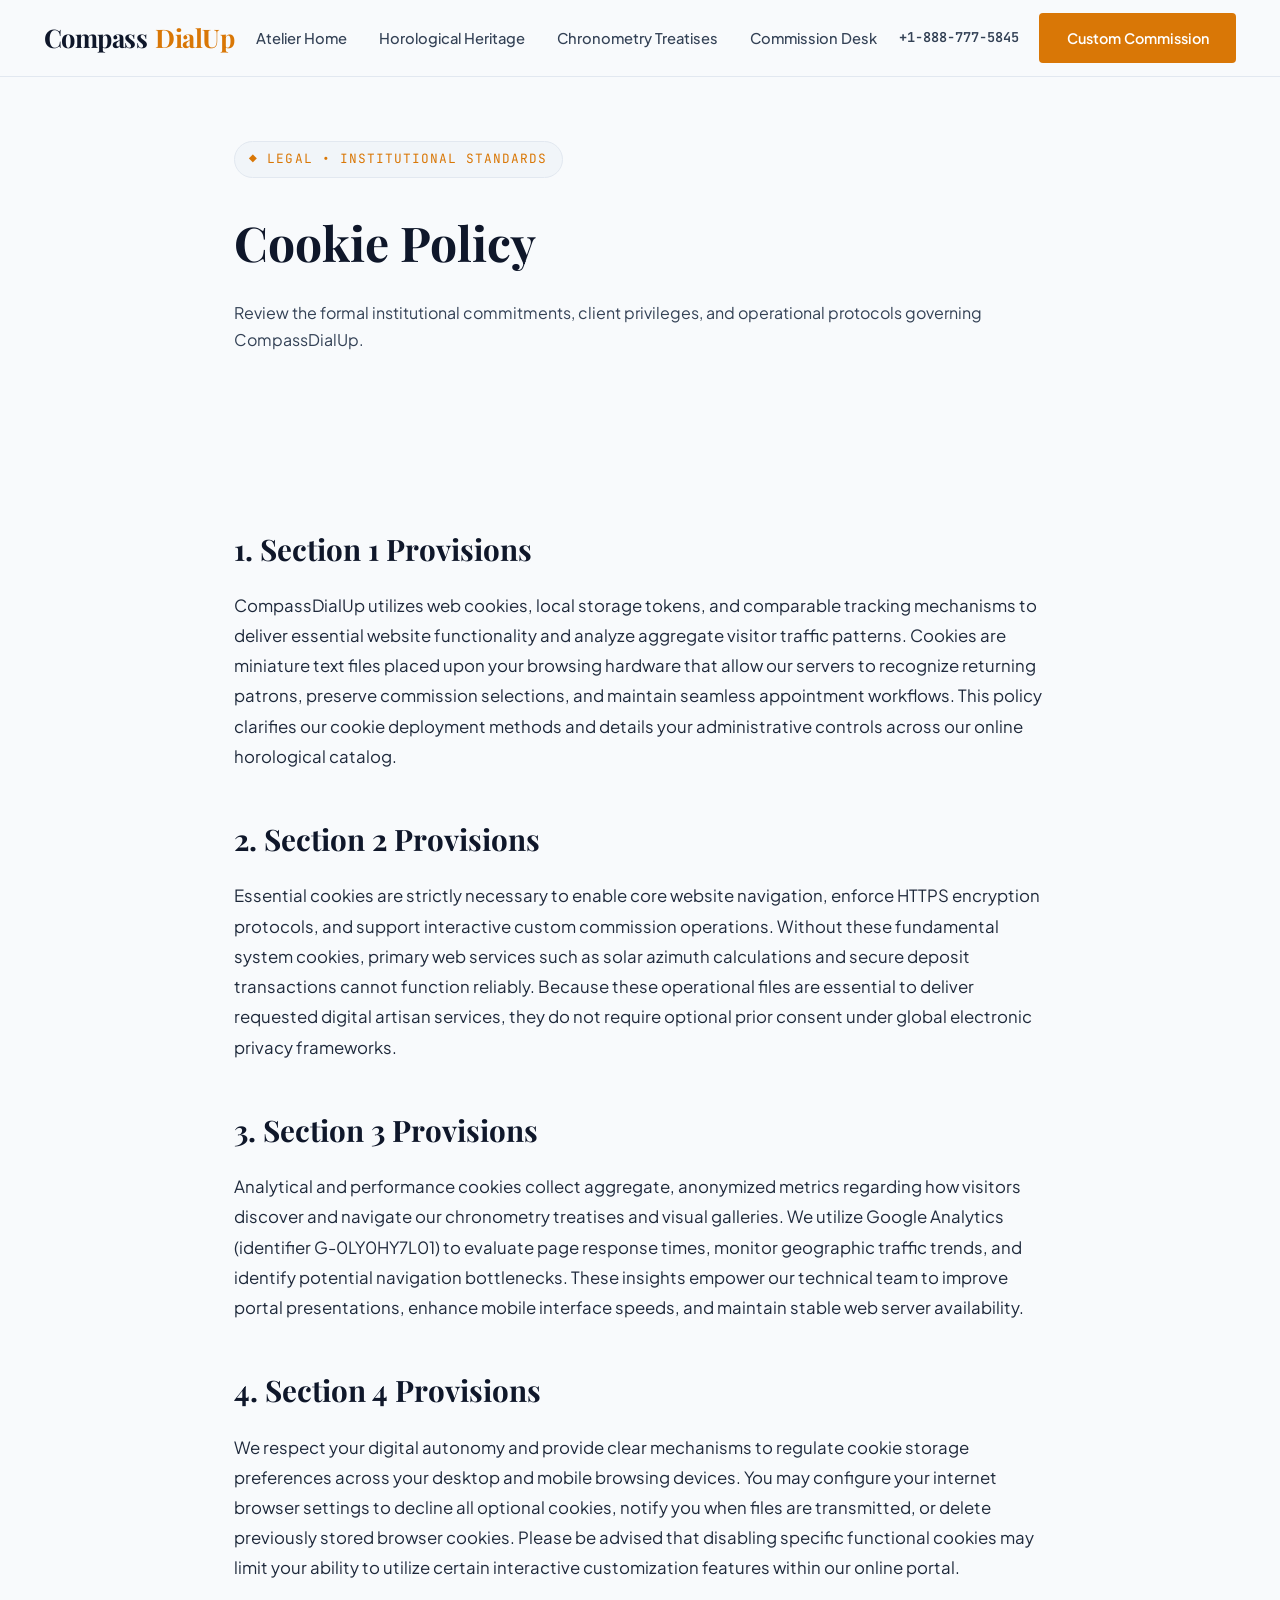
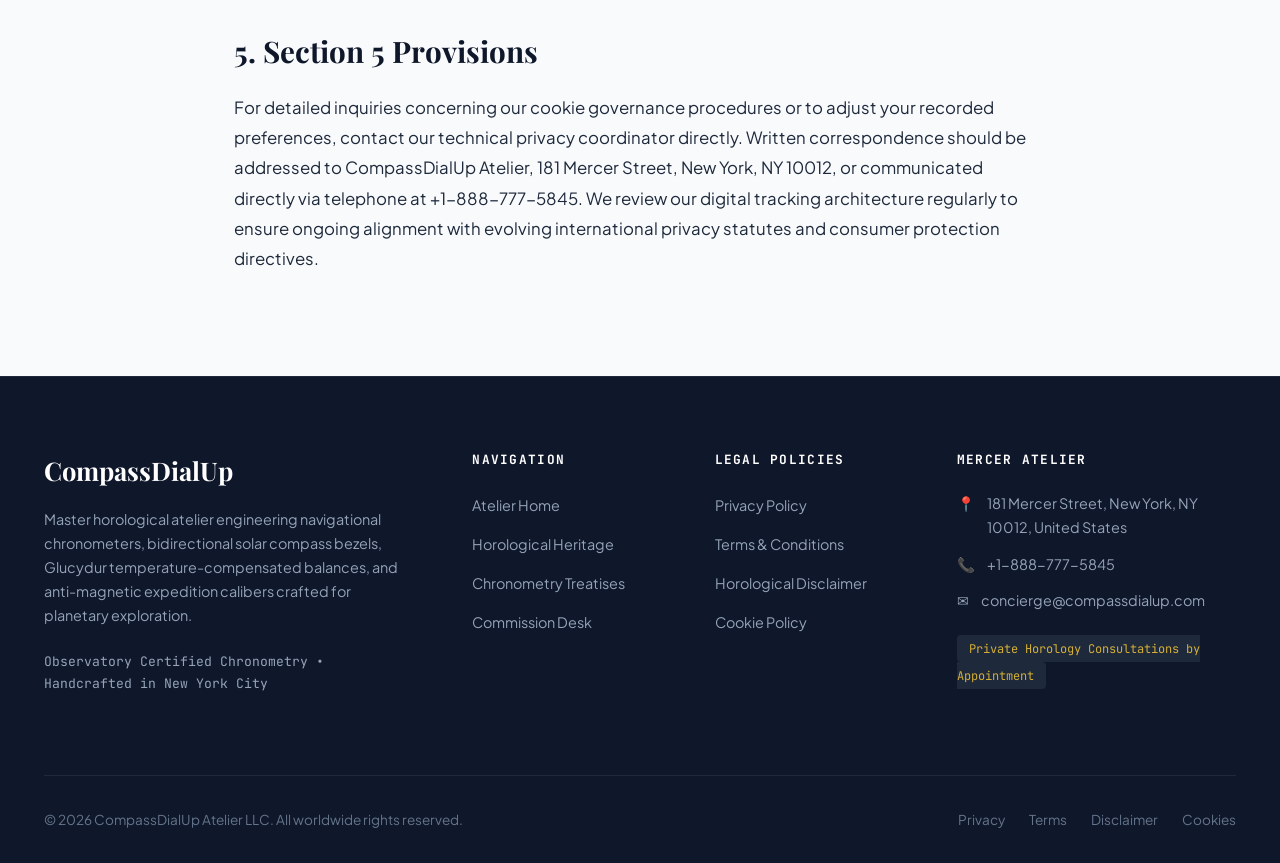
<file: cookie-policy.html>
<!DOCTYPE html>
<html lang="en">
<head>
  <meta charset="UTF-8">
  <meta name="viewport" content="width=device-width, initial-scale=1.0">
  <title>Cookie Policy & Telemetry Controls | CompassDialUp</title>
  <meta name="description" content="Detailed explanation of cookie utilization, analytical tracking, and client controls at CompassDialUp.">
  <link rel="canonical" href="https://compassdialup.com/cookie-policy.html">
  <link rel="preconnect" href="https://fonts.googleapis.com">
  <link rel="preconnect" href="https://fonts.gstatic.com" crossorigin>
  <link href="https://fonts.googleapis.com/css2?family=JetBrains+Mono:wght@400;500;600&family=Playfair+Display:ital,wght@0,500;0,600;0,700;1,600&family=Plus+Jakarta+Sans:wght@400;500;600;700&display=swap" rel="stylesheet">
  <!-- Google Analytics Tag G-0LY0HY7L01 -->
  <script async src="https://www.googletagmanager.com/gtag/js?id=G-0LY0HY7L01"></script>
  <script>
    window.dataLayer = window.dataLayer || [];
    function gtag(){dataLayer.push(arguments);}
    gtag('js', new Date());
    gtag('config', 'G-0LY0HY7L01');
  </script>
  <link rel="stylesheet" href="assets/css/style.css">
</head>
<body>

<header class="site-header">
  <div class="header-inner">
    <a href="index.php" class="brand-logo">
      Compass<span>DialUp</span>
    </a>
    <ul class="nav-links">
      <li><a href="index.php" class="">Atelier Home</a></li>
      <li><a href="about.html" class="">Horological Heritage</a></li>
      <li><a href="blog.html" class="">Chronometry Treatises</a></li>
      <li><a href="contact.html" class="">Commission Desk</a></li>
    </ul>
    <div class="header-cta">
      <a href="tel:+18887775845" style="font-family:var(--font-mono);font-size:0.85rem;font-weight:600;color:var(--color-slate-700);">+1-888-777-5845</a>
      <a href="contact.html" class="btn btn-primary">Custom Commission</a>
      <button class="mobile-toggle" id="mobile-toggle" aria-label="Toggle navigation menu">
        <span></span>
        <span></span>
        <span></span>
      </button>
    </div>
  </div>
</header>
<div class="mobile-drawer" id="mobile-drawer">
  <ul class="mobile-drawer-nav">
    <li><a href="index.php">Atelier Home</a></li>
    <li><a href="about.html">Horological Heritage</a></li>
    <li><a href="blog.html">Chronometry Treatises</a></li>
    <li><a href="contact.html">Commission Desk</a></li>
    <li style="margin-top:2rem;padding-top:1.5rem;border-top:1px solid var(--color-border);">
      <p style="font-family:var(--font-mono);font-size:0.85rem;color:var(--color-slate-600);margin-bottom:0.5rem;">Direct Telephone:</p>
      <a href="tel:+18887775845" style="font-size:1.1rem;font-weight:700;color:var(--color-accent);">+1-888-777-5845</a>
    </li>
    <li>
      <p style="font-family:var(--font-mono);font-size:0.85rem;color:var(--color-slate-600);margin-bottom:0.5rem;">Atelier Gallery:</p>
      <p style="font-size:0.95rem;color:var(--color-slate-800);">181 Mercer Street, New York, NY 10012, United States</p>
    </li>
  </ul>
</div>

<section class="hero" style="padding:4rem 0 3rem;">
  <div class="container-narrow">
    <span class="hero-badge">&#9670; Legal &bull; Institutional Standards</span>
    <h1 style="font-family:var(--font-serif);font-size:3rem;margin-bottom:1rem;color:var(--color-slate-900);">Cookie Policy</h1>
    <p class="hero-lead">
      Review the formal institutional commitments, client privileges, and operational protocols governing CompassDialUp.
    </p>
  </div>
</section>

<section class="section">
  <div class="container-narrow article-content">
    <h2>1. Section 1 Provisions</h2>
    <p>
      CompassDialUp utilizes web cookies, local storage tokens, and comparable tracking
      mechanisms to deliver essential website functionality and analyze aggregate visitor
      traffic patterns. Cookies are miniature text files placed upon your browsing hardware that
      allow our servers to recognize returning patrons, preserve commission selections, and
      maintain seamless appointment workflows. This policy clarifies our cookie deployment
      methods and details your administrative controls across our online horological catalog.
    </p>
    <h2>2. Section 2 Provisions</h2>
    <p>
      Essential cookies are strictly necessary to enable core website navigation, enforce HTTPS
      encryption protocols, and support interactive custom commission operations. Without these
      fundamental system cookies, primary web services such as solar azimuth calculations and
      secure deposit transactions cannot function reliably. Because these operational files are
      essential to deliver requested digital artisan services, they do not require optional
      prior consent under global electronic privacy frameworks.
    </p>
    <h2>3. Section 3 Provisions</h2>
    <p>
      Analytical and performance cookies collect aggregate, anonymized metrics regarding how
      visitors discover and navigate our chronometry treatises and visual galleries. We utilize
      Google Analytics (identifier G-0LY0HY7L01) to evaluate page response times, monitor
      geographic traffic trends, and identify potential navigation bottlenecks. These insights
      empower our technical team to improve portal presentations, enhance mobile interface
      speeds, and maintain stable web server availability.
    </p>
    <h2>4. Section 4 Provisions</h2>
    <p>
      We respect your digital autonomy and provide clear mechanisms to regulate cookie storage
      preferences across your desktop and mobile browsing devices. You may configure your
      internet browser settings to decline all optional cookies, notify you when files are
      transmitted, or delete previously stored browser cookies. Please be advised that disabling
      specific functional cookies may limit your ability to utilize certain interactive
      customization features within our online portal.
    </p>
    <h2>5. Section 5 Provisions</h2>
    <p>
      For detailed inquiries concerning our cookie governance procedures or to adjust your
      recorded preferences, contact our technical privacy coordinator directly. Written
      correspondence should be addressed to CompassDialUp Atelier, 181 Mercer Street, New York,
      NY 10012, or communicated directly via telephone at +1-888-777-5845. We review our digital
      tracking architecture regularly to ensure ongoing alignment with evolving international
      privacy statutes and consumer protection directives.
    </p>
  </div>
</section>

<footer class="site-footer">
  <div class="container">
    <div class="footer-grid">
      <div class="footer-brand">
        <h3>CompassDialUp</h3>
        <p>
          Master horological atelier engineering navigational chronometers, bidirectional solar compass bezels, Glucydur temperature-compensated balances, and anti-magnetic expedition calibers crafted for planetary exploration.
        </p>
        <p style="font-family:var(--font-mono);font-size:0.82rem;color:#94A3B8;">
          Observatory Certified Chronometry &bull; Handcrafted in New York City
        </p>
      </div>
      <div class="footer-col">
        <h4>Navigation</h4>
        <ul>
          <li><a href="index.php">Atelier Home</a></li>
          <li><a href="about.html">Horological Heritage</a></li>
          <li><a href="blog.html">Chronometry Treatises</a></li>
          <li><a href="contact.html">Commission Desk</a></li>
        </ul>
      </div>
      <div class="footer-col">
        <h4>Legal Policies</h4>
        <ul>
          <li><a href="privacy-policy.html">Privacy Policy</a></li>
          <li><a href="terms-and-conditions.html">Terms &amp; Conditions</a></li>
          <li><a href="disclaimer.html">Horological Disclaimer</a></li>
          <li><a href="cookie-policy.html">Cookie Policy</a></li>
        </ul>
      </div>
      <div class="footer-col">
        <h4>Mercer Atelier</h4>
        <div class="footer-contact-item">
          <span>&#128205;</span>
          <span>181 Mercer Street, New York, NY 10012, United States</span>
        </div>
        <div class="footer-contact-item">
          <span>&#128222;</span>
          <span><a href="tel:+18887775845">+1-888-777-5845</a></span>
        </div>
        <div class="footer-contact-item">
          <span>&#9993;</span>
          <span>concierge@compassdialup.com</span>
        </div>
        <div style="margin-top:1.25rem;">
          <span style="font-family:var(--font-mono);font-size:0.75rem;background:#1E293B;padding:0.35rem 0.75rem;border-radius:var(--radius-sm);color:#D4AF37;">
            Private Horology Consultations by Appointment
          </span>
        </div>
      </div>
    </div>
    <div class="footer-bottom">
      <div>&copy; 2026 CompassDialUp Atelier LLC. All worldwide rights reserved.</div>
      <div style="display:flex;gap:1.5rem;">
        <a href="privacy-policy.html">Privacy</a>
        <a href="terms-and-conditions.html">Terms</a>
        <a href="disclaimer.html">Disclaimer</a>
        <a href="cookie-policy.html">Cookies</a>
      </div>
    </div>
  </div>
</footer>
<script src="assets/js/main.js"></script>
</body>
</html>
</file>
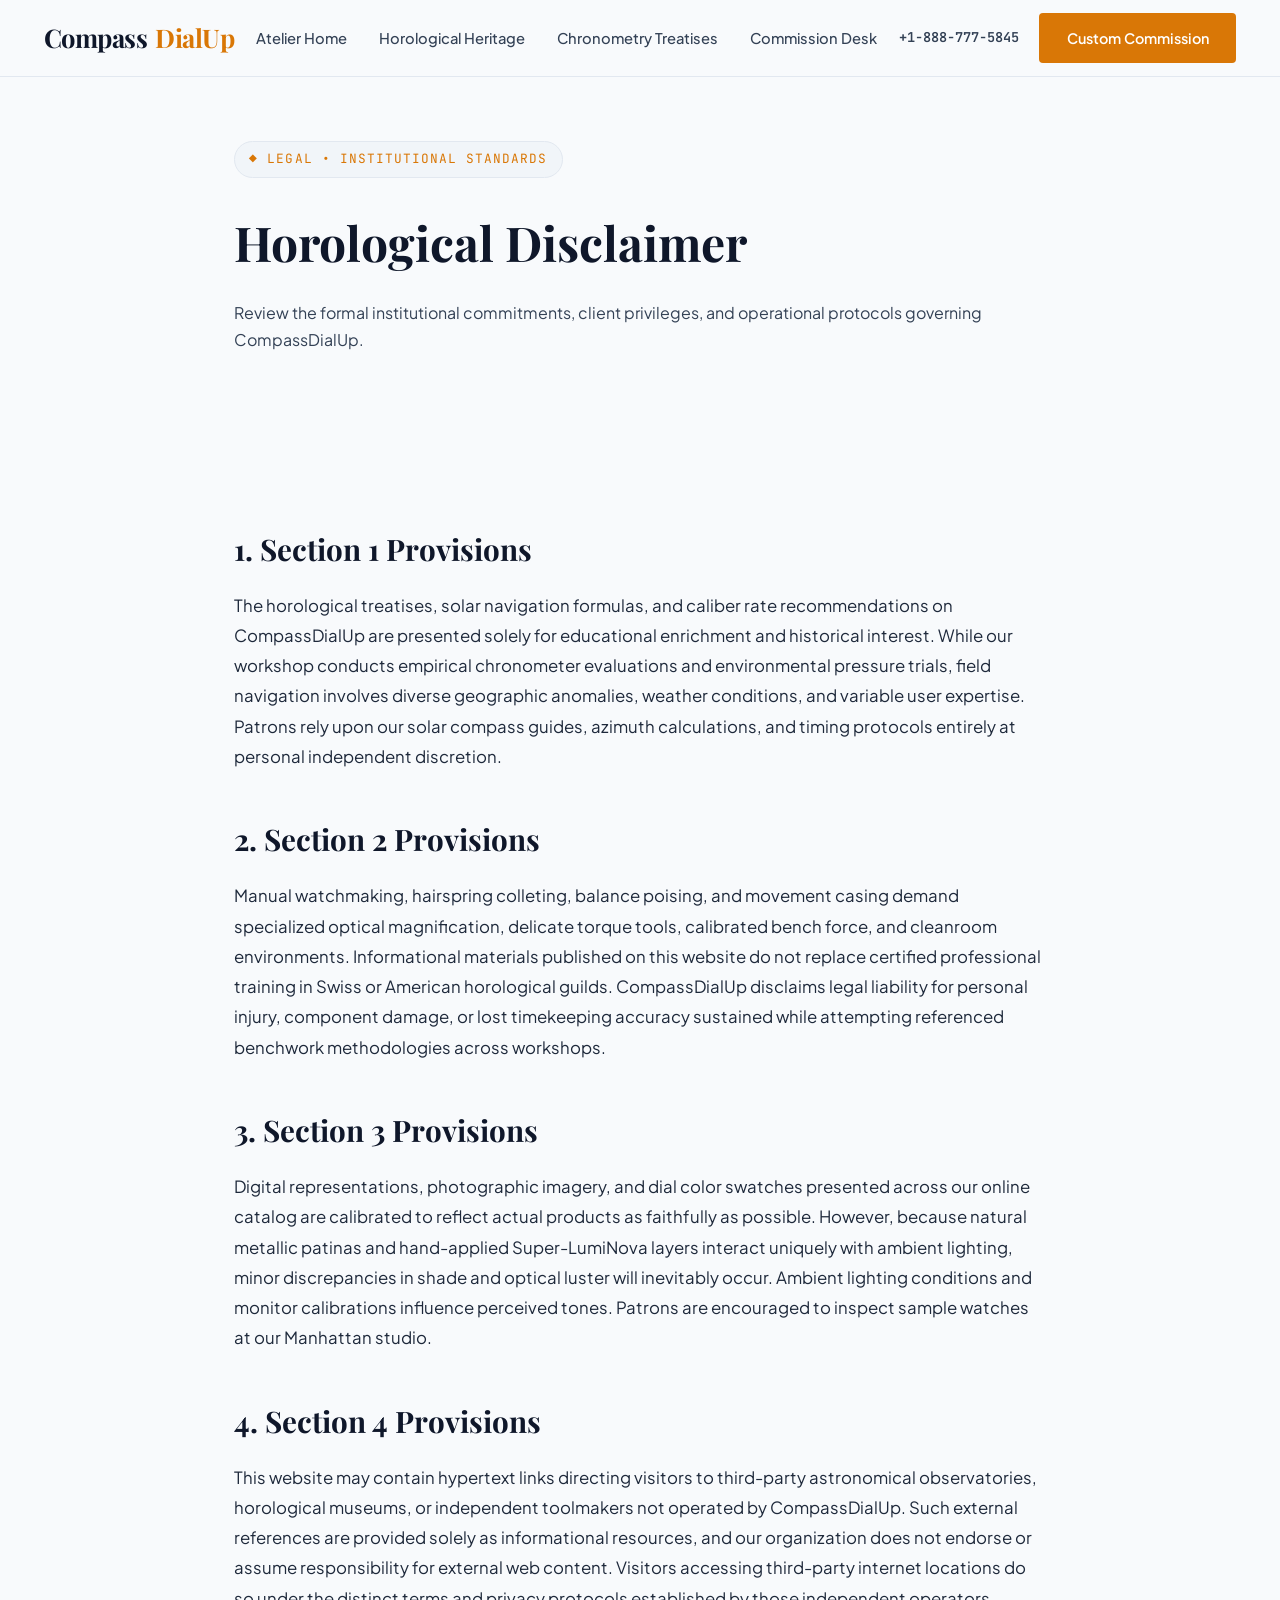
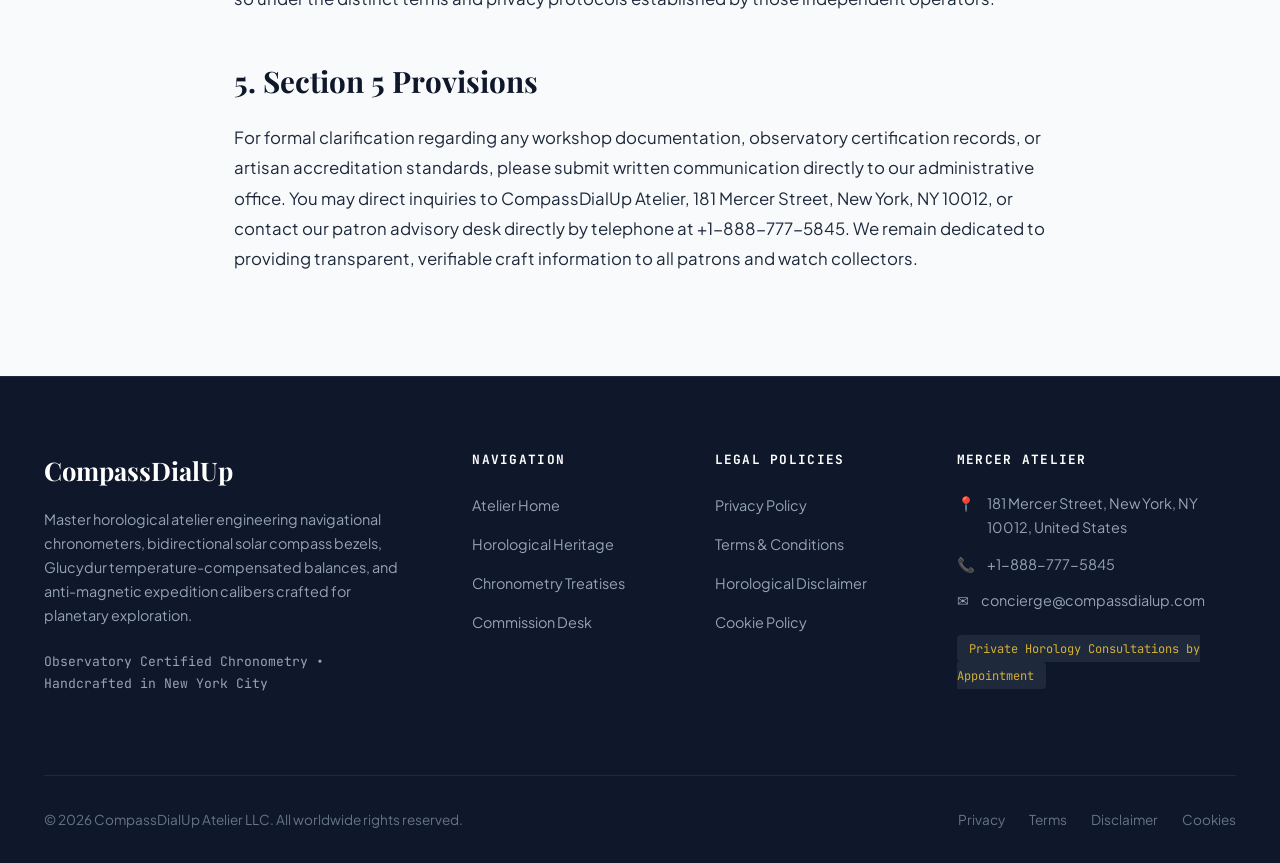
<file: disclaimer.html>
<!DOCTYPE html>
<html lang="en">
<head>
  <meta charset="UTF-8">
  <meta name="viewport" content="width=device-width, initial-scale=1.0">
  <title>Horological Craftsmanship & Navigation Disclaimer | CompassDialUp</title>
  <meta name="description" content="Official horological craftsmanship, workshop safety, and solar navigation disclaimers for CompassDialUp.">
  <link rel="canonical" href="https://compassdialup.com/disclaimer.html">
  <link rel="preconnect" href="https://fonts.googleapis.com">
  <link rel="preconnect" href="https://fonts.gstatic.com" crossorigin>
  <link href="https://fonts.googleapis.com/css2?family=JetBrains+Mono:wght@400;500;600&family=Playfair+Display:ital,wght@0,500;0,600;0,700;1,600&family=Plus+Jakarta+Sans:wght@400;500;600;700&display=swap" rel="stylesheet">
  <!-- Google Analytics Tag G-0LY0HY7L01 -->
  <script async src="https://www.googletagmanager.com/gtag/js?id=G-0LY0HY7L01"></script>
  <script>
    window.dataLayer = window.dataLayer || [];
    function gtag(){dataLayer.push(arguments);}
    gtag('js', new Date());
    gtag('config', 'G-0LY0HY7L01');
  </script>
  <link rel="stylesheet" href="assets/css/style.css">
</head>
<body>

<header class="site-header">
  <div class="header-inner">
    <a href="index.php" class="brand-logo">
      Compass<span>DialUp</span>
    </a>
    <ul class="nav-links">
      <li><a href="index.php" class="">Atelier Home</a></li>
      <li><a href="about.html" class="">Horological Heritage</a></li>
      <li><a href="blog.html" class="">Chronometry Treatises</a></li>
      <li><a href="contact.html" class="">Commission Desk</a></li>
    </ul>
    <div class="header-cta">
      <a href="tel:+18887775845" style="font-family:var(--font-mono);font-size:0.85rem;font-weight:600;color:var(--color-slate-700);">+1-888-777-5845</a>
      <a href="contact.html" class="btn btn-primary">Custom Commission</a>
      <button class="mobile-toggle" id="mobile-toggle" aria-label="Toggle navigation menu">
        <span></span>
        <span></span>
        <span></span>
      </button>
    </div>
  </div>
</header>
<div class="mobile-drawer" id="mobile-drawer">
  <ul class="mobile-drawer-nav">
    <li><a href="index.php">Atelier Home</a></li>
    <li><a href="about.html">Horological Heritage</a></li>
    <li><a href="blog.html">Chronometry Treatises</a></li>
    <li><a href="contact.html">Commission Desk</a></li>
    <li style="margin-top:2rem;padding-top:1.5rem;border-top:1px solid var(--color-border);">
      <p style="font-family:var(--font-mono);font-size:0.85rem;color:var(--color-slate-600);margin-bottom:0.5rem;">Direct Telephone:</p>
      <a href="tel:+18887775845" style="font-size:1.1rem;font-weight:700;color:var(--color-accent);">+1-888-777-5845</a>
    </li>
    <li>
      <p style="font-family:var(--font-mono);font-size:0.85rem;color:var(--color-slate-600);margin-bottom:0.5rem;">Atelier Gallery:</p>
      <p style="font-size:0.95rem;color:var(--color-slate-800);">181 Mercer Street, New York, NY 10012, United States</p>
    </li>
  </ul>
</div>

<section class="hero" style="padding:4rem 0 3rem;">
  <div class="container-narrow">
    <span class="hero-badge">&#9670; Legal &bull; Institutional Standards</span>
    <h1 style="font-family:var(--font-serif);font-size:3rem;margin-bottom:1rem;color:var(--color-slate-900);">Horological Disclaimer</h1>
    <p class="hero-lead">
      Review the formal institutional commitments, client privileges, and operational protocols governing CompassDialUp.
    </p>
  </div>
</section>

<section class="section">
  <div class="container-narrow article-content">
    <h2>1. Section 1 Provisions</h2>
    <p>
      The horological treatises, solar navigation formulas, and caliber rate recommendations on
      CompassDialUp are presented solely for educational enrichment and historical interest.
      While our workshop conducts empirical chronometer evaluations and environmental pressure
      trials, field navigation involves diverse geographic anomalies, weather conditions, and
      variable user expertise. Patrons rely upon our solar compass guides, azimuth calculations,
      and timing protocols entirely at personal independent discretion.
    </p>
    <h2>2. Section 2 Provisions</h2>
    <p>
      Manual watchmaking, hairspring colleting, balance poising, and movement casing demand
      specialized optical magnification, delicate torque tools, calibrated bench force, and
      cleanroom environments. Informational materials published on this website do not replace
      certified professional training in Swiss or American horological guilds. CompassDialUp
      disclaims legal liability for personal injury, component damage, or lost timekeeping
      accuracy sustained while attempting referenced benchwork methodologies across workshops.
    </p>
    <h2>3. Section 3 Provisions</h2>
    <p>
      Digital representations, photographic imagery, and dial color swatches presented across
      our online catalog are calibrated to reflect actual products as faithfully as possible.
      However, because natural metallic patinas and hand-applied Super-LumiNova layers interact
      uniquely with ambient lighting, minor discrepancies in shade and optical luster will
      inevitably occur. Ambient lighting conditions and monitor calibrations influence perceived
      tones. Patrons are encouraged to inspect sample watches at our Manhattan studio.
    </p>
    <h2>4. Section 4 Provisions</h2>
    <p>
      This website may contain hypertext links directing visitors to third-party astronomical
      observatories, horological museums, or independent toolmakers not operated by
      CompassDialUp. Such external references are provided solely as informational resources,
      and our organization does not endorse or assume responsibility for external web content.
      Visitors accessing third-party internet locations do so under the distinct terms and
      privacy protocols established by those independent operators.
    </p>
    <h2>5. Section 5 Provisions</h2>
    <p>
      For formal clarification regarding any workshop documentation, observatory certification
      records, or artisan accreditation standards, please submit written communication directly
      to our administrative office. You may direct inquiries to CompassDialUp Atelier, 181
      Mercer Street, New York, NY 10012, or contact our patron advisory desk directly by
      telephone at +1-888-777-5845. We remain dedicated to providing transparent, verifiable
      craft information to all patrons and watch collectors.
    </p>
  </div>
</section>

<footer class="site-footer">
  <div class="container">
    <div class="footer-grid">
      <div class="footer-brand">
        <h3>CompassDialUp</h3>
        <p>
          Master horological atelier engineering navigational chronometers, bidirectional solar compass bezels, Glucydur temperature-compensated balances, and anti-magnetic expedition calibers crafted for planetary exploration.
        </p>
        <p style="font-family:var(--font-mono);font-size:0.82rem;color:#94A3B8;">
          Observatory Certified Chronometry &bull; Handcrafted in New York City
        </p>
      </div>
      <div class="footer-col">
        <h4>Navigation</h4>
        <ul>
          <li><a href="index.php">Atelier Home</a></li>
          <li><a href="about.html">Horological Heritage</a></li>
          <li><a href="blog.html">Chronometry Treatises</a></li>
          <li><a href="contact.html">Commission Desk</a></li>
        </ul>
      </div>
      <div class="footer-col">
        <h4>Legal Policies</h4>
        <ul>
          <li><a href="privacy-policy.html">Privacy Policy</a></li>
          <li><a href="terms-and-conditions.html">Terms &amp; Conditions</a></li>
          <li><a href="disclaimer.html">Horological Disclaimer</a></li>
          <li><a href="cookie-policy.html">Cookie Policy</a></li>
        </ul>
      </div>
      <div class="footer-col">
        <h4>Mercer Atelier</h4>
        <div class="footer-contact-item">
          <span>&#128205;</span>
          <span>181 Mercer Street, New York, NY 10012, United States</span>
        </div>
        <div class="footer-contact-item">
          <span>&#128222;</span>
          <span><a href="tel:+18887775845">+1-888-777-5845</a></span>
        </div>
        <div class="footer-contact-item">
          <span>&#9993;</span>
          <span>concierge@compassdialup.com</span>
        </div>
        <div style="margin-top:1.25rem;">
          <span style="font-family:var(--font-mono);font-size:0.75rem;background:#1E293B;padding:0.35rem 0.75rem;border-radius:var(--radius-sm);color:#D4AF37;">
            Private Horology Consultations by Appointment
          </span>
        </div>
      </div>
    </div>
    <div class="footer-bottom">
      <div>&copy; 2026 CompassDialUp Atelier LLC. All worldwide rights reserved.</div>
      <div style="display:flex;gap:1.5rem;">
        <a href="privacy-policy.html">Privacy</a>
        <a href="terms-and-conditions.html">Terms</a>
        <a href="disclaimer.html">Disclaimer</a>
        <a href="cookie-policy.html">Cookies</a>
      </div>
    </div>
  </div>
</footer>
<script src="assets/js/main.js"></script>
</body>
</html>
</file>
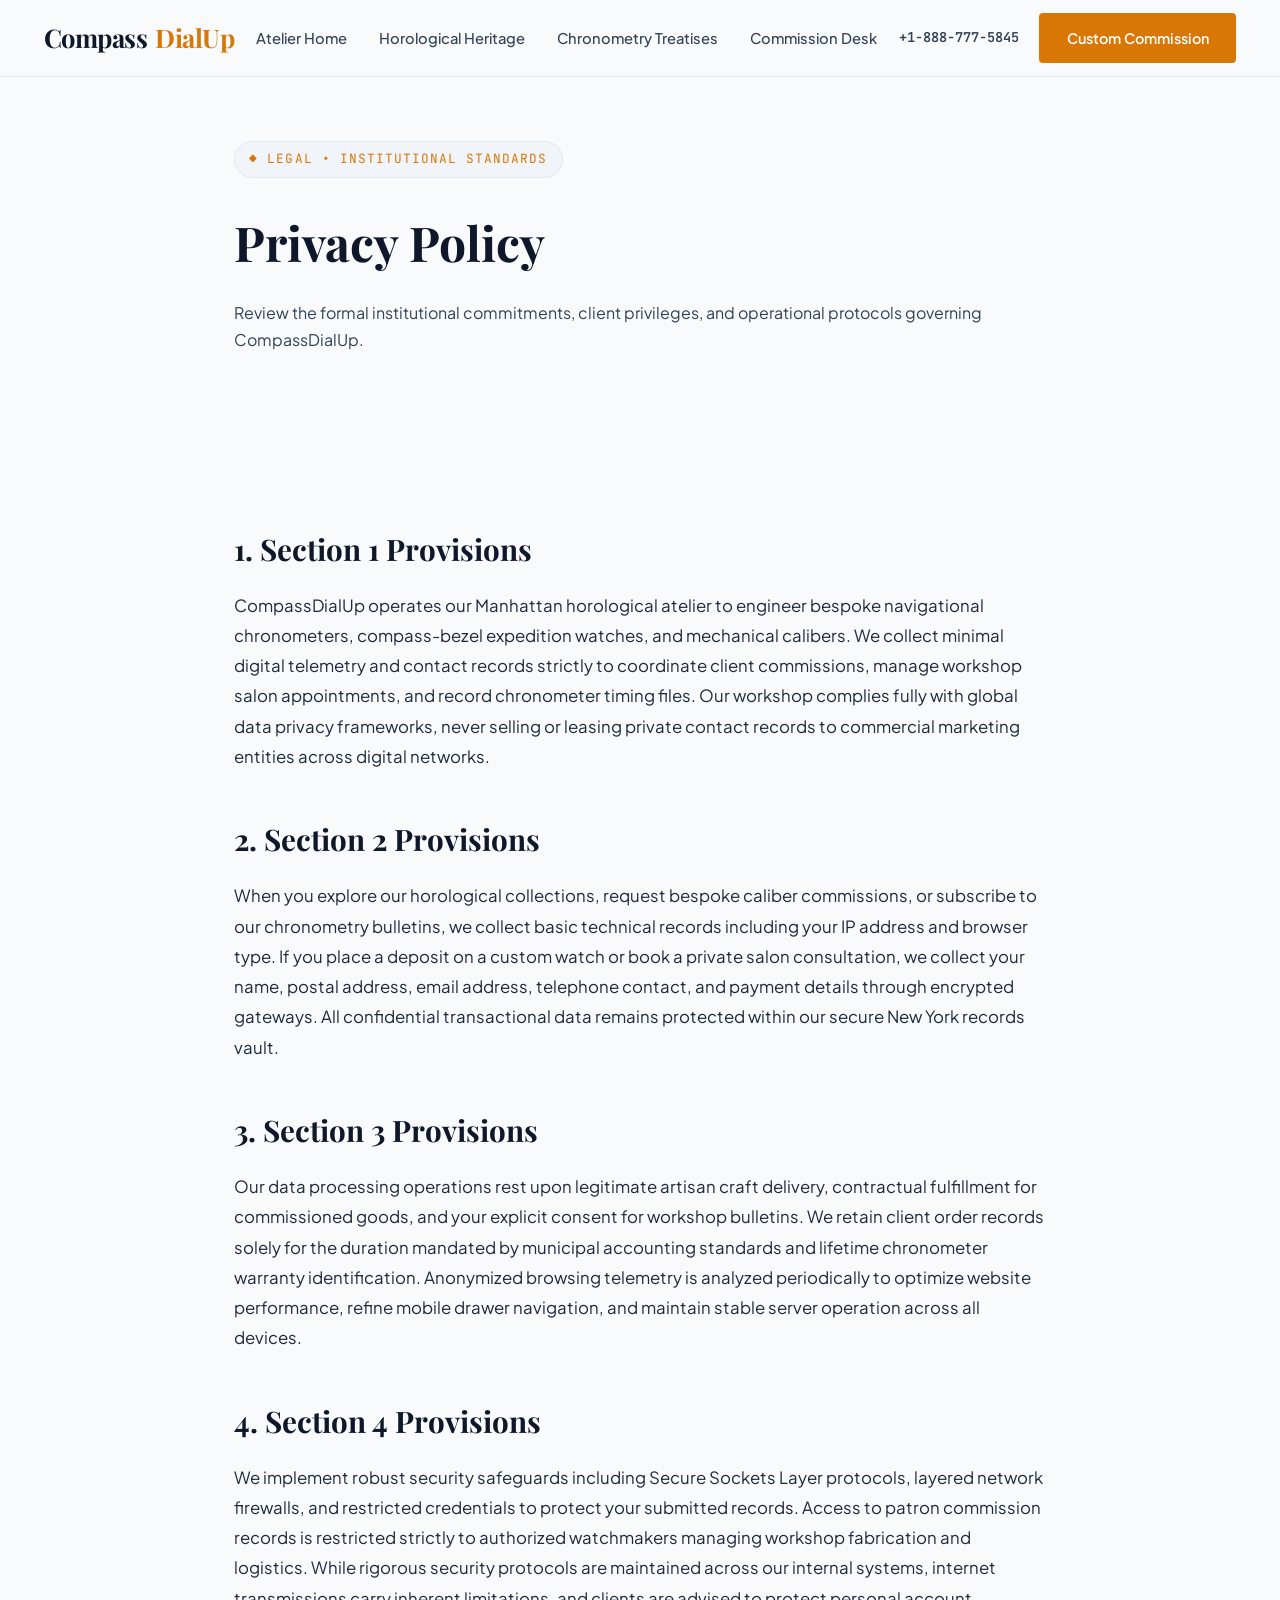
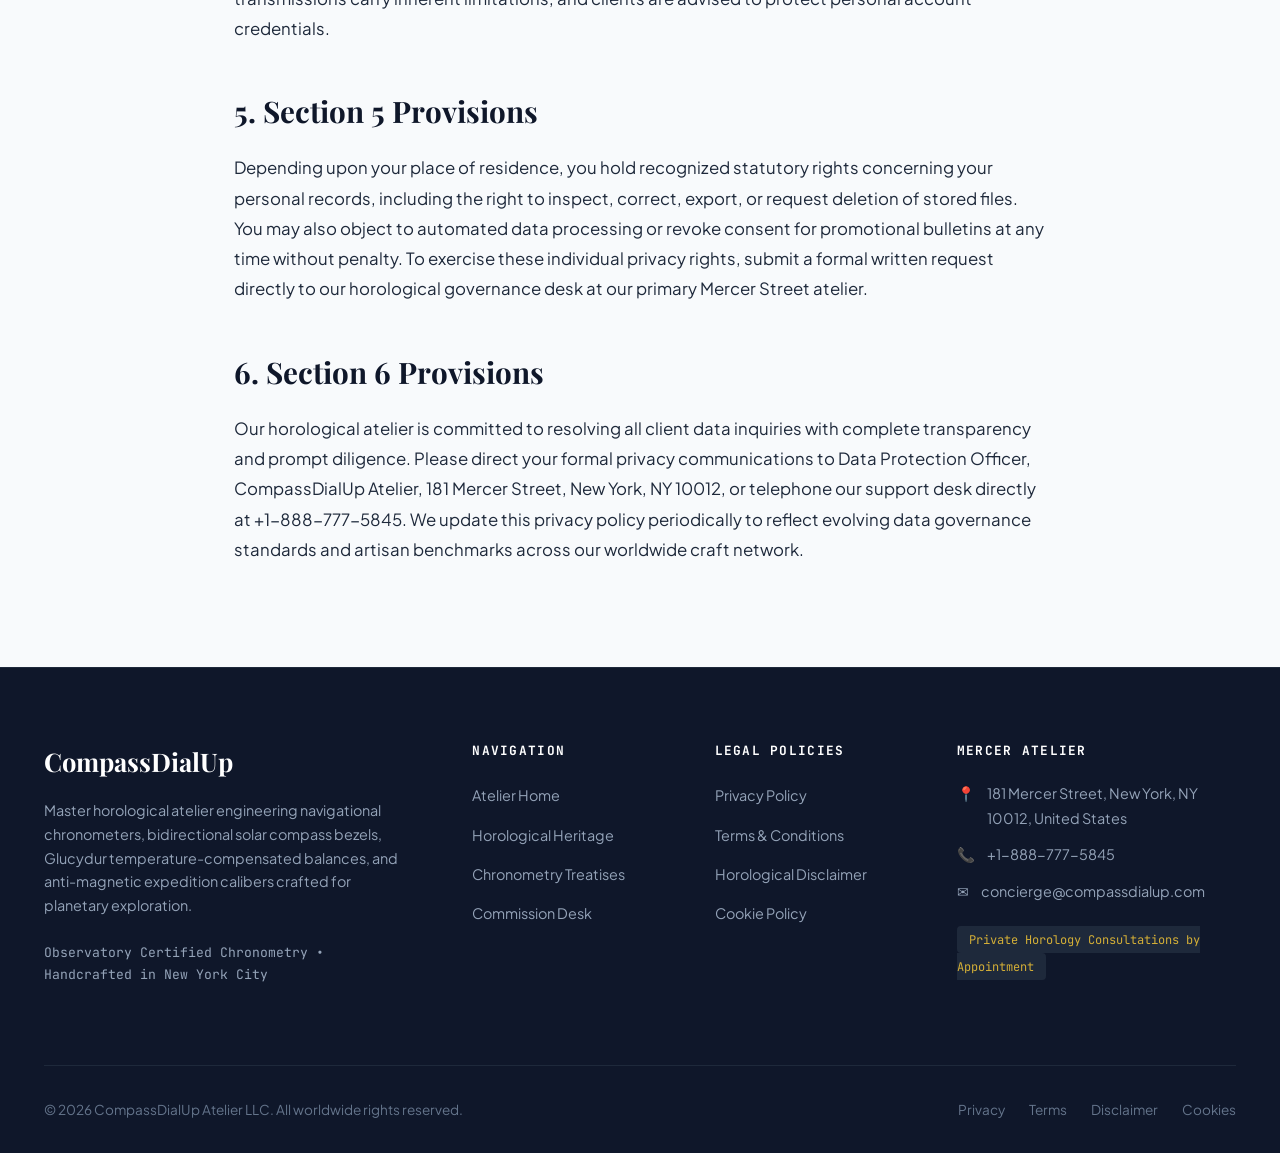
<file: privacy-policy.html>
<!DOCTYPE html>
<html lang="en">
<head>
  <meta charset="UTF-8">
  <meta name="viewport" content="width=device-width, initial-scale=1.0">
  <title>Privacy Policy & Client Data Protection | CompassDialUp</title>
  <meta name="description" content="Comprehensive privacy policy and client data confidentiality terms for CompassDialUp at 181 Mercer Street, New York.">
  <link rel="canonical" href="https://compassdialup.com/privacy-policy.html">
  <link rel="preconnect" href="https://fonts.googleapis.com">
  <link rel="preconnect" href="https://fonts.gstatic.com" crossorigin>
  <link href="https://fonts.googleapis.com/css2?family=JetBrains+Mono:wght@400;500;600&family=Playfair+Display:ital,wght@0,500;0,600;0,700;1,600&family=Plus+Jakarta+Sans:wght@400;500;600;700&display=swap" rel="stylesheet">
  <!-- Google Analytics Tag G-0LY0HY7L01 -->
  <script async src="https://www.googletagmanager.com/gtag/js?id=G-0LY0HY7L01"></script>
  <script>
    window.dataLayer = window.dataLayer || [];
    function gtag(){dataLayer.push(arguments);}
    gtag('js', new Date());
    gtag('config', 'G-0LY0HY7L01');
  </script>
  <link rel="stylesheet" href="assets/css/style.css">
</head>
<body>

<header class="site-header">
  <div class="header-inner">
    <a href="index.php" class="brand-logo">
      Compass<span>DialUp</span>
    </a>
    <ul class="nav-links">
      <li><a href="index.php" class="">Atelier Home</a></li>
      <li><a href="about.html" class="">Horological Heritage</a></li>
      <li><a href="blog.html" class="">Chronometry Treatises</a></li>
      <li><a href="contact.html" class="">Commission Desk</a></li>
    </ul>
    <div class="header-cta">
      <a href="tel:+18887775845" style="font-family:var(--font-mono);font-size:0.85rem;font-weight:600;color:var(--color-slate-700);">+1-888-777-5845</a>
      <a href="contact.html" class="btn btn-primary">Custom Commission</a>
      <button class="mobile-toggle" id="mobile-toggle" aria-label="Toggle navigation menu">
        <span></span>
        <span></span>
        <span></span>
      </button>
    </div>
  </div>
</header>
<div class="mobile-drawer" id="mobile-drawer">
  <ul class="mobile-drawer-nav">
    <li><a href="index.php">Atelier Home</a></li>
    <li><a href="about.html">Horological Heritage</a></li>
    <li><a href="blog.html">Chronometry Treatises</a></li>
    <li><a href="contact.html">Commission Desk</a></li>
    <li style="margin-top:2rem;padding-top:1.5rem;border-top:1px solid var(--color-border);">
      <p style="font-family:var(--font-mono);font-size:0.85rem;color:var(--color-slate-600);margin-bottom:0.5rem;">Direct Telephone:</p>
      <a href="tel:+18887775845" style="font-size:1.1rem;font-weight:700;color:var(--color-accent);">+1-888-777-5845</a>
    </li>
    <li>
      <p style="font-family:var(--font-mono);font-size:0.85rem;color:var(--color-slate-600);margin-bottom:0.5rem;">Atelier Gallery:</p>
      <p style="font-size:0.95rem;color:var(--color-slate-800);">181 Mercer Street, New York, NY 10012, United States</p>
    </li>
  </ul>
</div>

<section class="hero" style="padding:4rem 0 3rem;">
  <div class="container-narrow">
    <span class="hero-badge">&#9670; Legal &bull; Institutional Standards</span>
    <h1 style="font-family:var(--font-serif);font-size:3rem;margin-bottom:1rem;color:var(--color-slate-900);">Privacy Policy</h1>
    <p class="hero-lead">
      Review the formal institutional commitments, client privileges, and operational protocols governing CompassDialUp.
    </p>
  </div>
</section>

<section class="section">
  <div class="container-narrow article-content">
    <h2>1. Section 1 Provisions</h2>
    <p>
      CompassDialUp operates our Manhattan horological atelier to engineer bespoke navigational
      chronometers, compass-bezel expedition watches, and mechanical calibers. We collect
      minimal digital telemetry and contact records strictly to coordinate client commissions,
      manage workshop salon appointments, and record chronometer timing files. Our workshop
      complies fully with global data privacy frameworks, never selling or leasing private
      contact records to commercial marketing entities across digital networks.
    </p>
    <h2>2. Section 2 Provisions</h2>
    <p>
      When you explore our horological collections, request bespoke caliber commissions, or
      subscribe to our chronometry bulletins, we collect basic technical records including your
      IP address and browser type. If you place a deposit on a custom watch or book a private
      salon consultation, we collect your name, postal address, email address, telephone
      contact, and payment details through encrypted gateways. All confidential transactional
      data remains protected within our secure New York records vault.
    </p>
    <h2>3. Section 3 Provisions</h2>
    <p>
      Our data processing operations rest upon legitimate artisan craft delivery, contractual
      fulfillment for commissioned goods, and your explicit consent for workshop bulletins. We
      retain client order records solely for the duration mandated by municipal accounting
      standards and lifetime chronometer warranty identification. Anonymized browsing telemetry
      is analyzed periodically to optimize website performance, refine mobile drawer navigation,
      and maintain stable server operation across all devices.
    </p>
    <h2>4. Section 4 Provisions</h2>
    <p>
      We implement robust security safeguards including Secure Sockets Layer protocols, layered
      network firewalls, and restricted credentials to protect your submitted records. Access to
      patron commission records is restricted strictly to authorized watchmakers managing
      workshop fabrication and logistics. While rigorous security protocols are maintained
      across our internal systems, internet transmissions carry inherent limitations, and
      clients are advised to protect personal account credentials.
    </p>
    <h2>5. Section 5 Provisions</h2>
    <p>
      Depending upon your place of residence, you hold recognized statutory rights concerning
      your personal records, including the right to inspect, correct, export, or request
      deletion of stored files. You may also object to automated data processing or revoke
      consent for promotional bulletins at any time without penalty. To exercise these
      individual privacy rights, submit a formal written request directly to our horological
      governance desk at our primary Mercer Street atelier.
    </p>
    <h2>6. Section 6 Provisions</h2>
    <p>
      Our horological atelier is committed to resolving all client data inquiries with complete
      transparency and prompt diligence. Please direct your formal privacy communications to
      Data Protection Officer, CompassDialUp Atelier, 181 Mercer Street, New York, NY 10012, or
      telephone our support desk directly at +1-888-777-5845. We update this privacy policy
      periodically to reflect evolving data governance standards and artisan benchmarks across
      our worldwide craft network.
    </p>
  </div>
</section>

<footer class="site-footer">
  <div class="container">
    <div class="footer-grid">
      <div class="footer-brand">
        <h3>CompassDialUp</h3>
        <p>
          Master horological atelier engineering navigational chronometers, bidirectional solar compass bezels, Glucydur temperature-compensated balances, and anti-magnetic expedition calibers crafted for planetary exploration.
        </p>
        <p style="font-family:var(--font-mono);font-size:0.82rem;color:#94A3B8;">
          Observatory Certified Chronometry &bull; Handcrafted in New York City
        </p>
      </div>
      <div class="footer-col">
        <h4>Navigation</h4>
        <ul>
          <li><a href="index.php">Atelier Home</a></li>
          <li><a href="about.html">Horological Heritage</a></li>
          <li><a href="blog.html">Chronometry Treatises</a></li>
          <li><a href="contact.html">Commission Desk</a></li>
        </ul>
      </div>
      <div class="footer-col">
        <h4>Legal Policies</h4>
        <ul>
          <li><a href="privacy-policy.html">Privacy Policy</a></li>
          <li><a href="terms-and-conditions.html">Terms &amp; Conditions</a></li>
          <li><a href="disclaimer.html">Horological Disclaimer</a></li>
          <li><a href="cookie-policy.html">Cookie Policy</a></li>
        </ul>
      </div>
      <div class="footer-col">
        <h4>Mercer Atelier</h4>
        <div class="footer-contact-item">
          <span>&#128205;</span>
          <span>181 Mercer Street, New York, NY 10012, United States</span>
        </div>
        <div class="footer-contact-item">
          <span>&#128222;</span>
          <span><a href="tel:+18887775845">+1-888-777-5845</a></span>
        </div>
        <div class="footer-contact-item">
          <span>&#9993;</span>
          <span>concierge@compassdialup.com</span>
        </div>
        <div style="margin-top:1.25rem;">
          <span style="font-family:var(--font-mono);font-size:0.75rem;background:#1E293B;padding:0.35rem 0.75rem;border-radius:var(--radius-sm);color:#D4AF37;">
            Private Horology Consultations by Appointment
          </span>
        </div>
      </div>
    </div>
    <div class="footer-bottom">
      <div>&copy; 2026 CompassDialUp Atelier LLC. All worldwide rights reserved.</div>
      <div style="display:flex;gap:1.5rem;">
        <a href="privacy-policy.html">Privacy</a>
        <a href="terms-and-conditions.html">Terms</a>
        <a href="disclaimer.html">Disclaimer</a>
        <a href="cookie-policy.html">Cookies</a>
      </div>
    </div>
  </div>
</footer>
<script src="assets/js/main.js"></script>
</body>
</html>
</file>
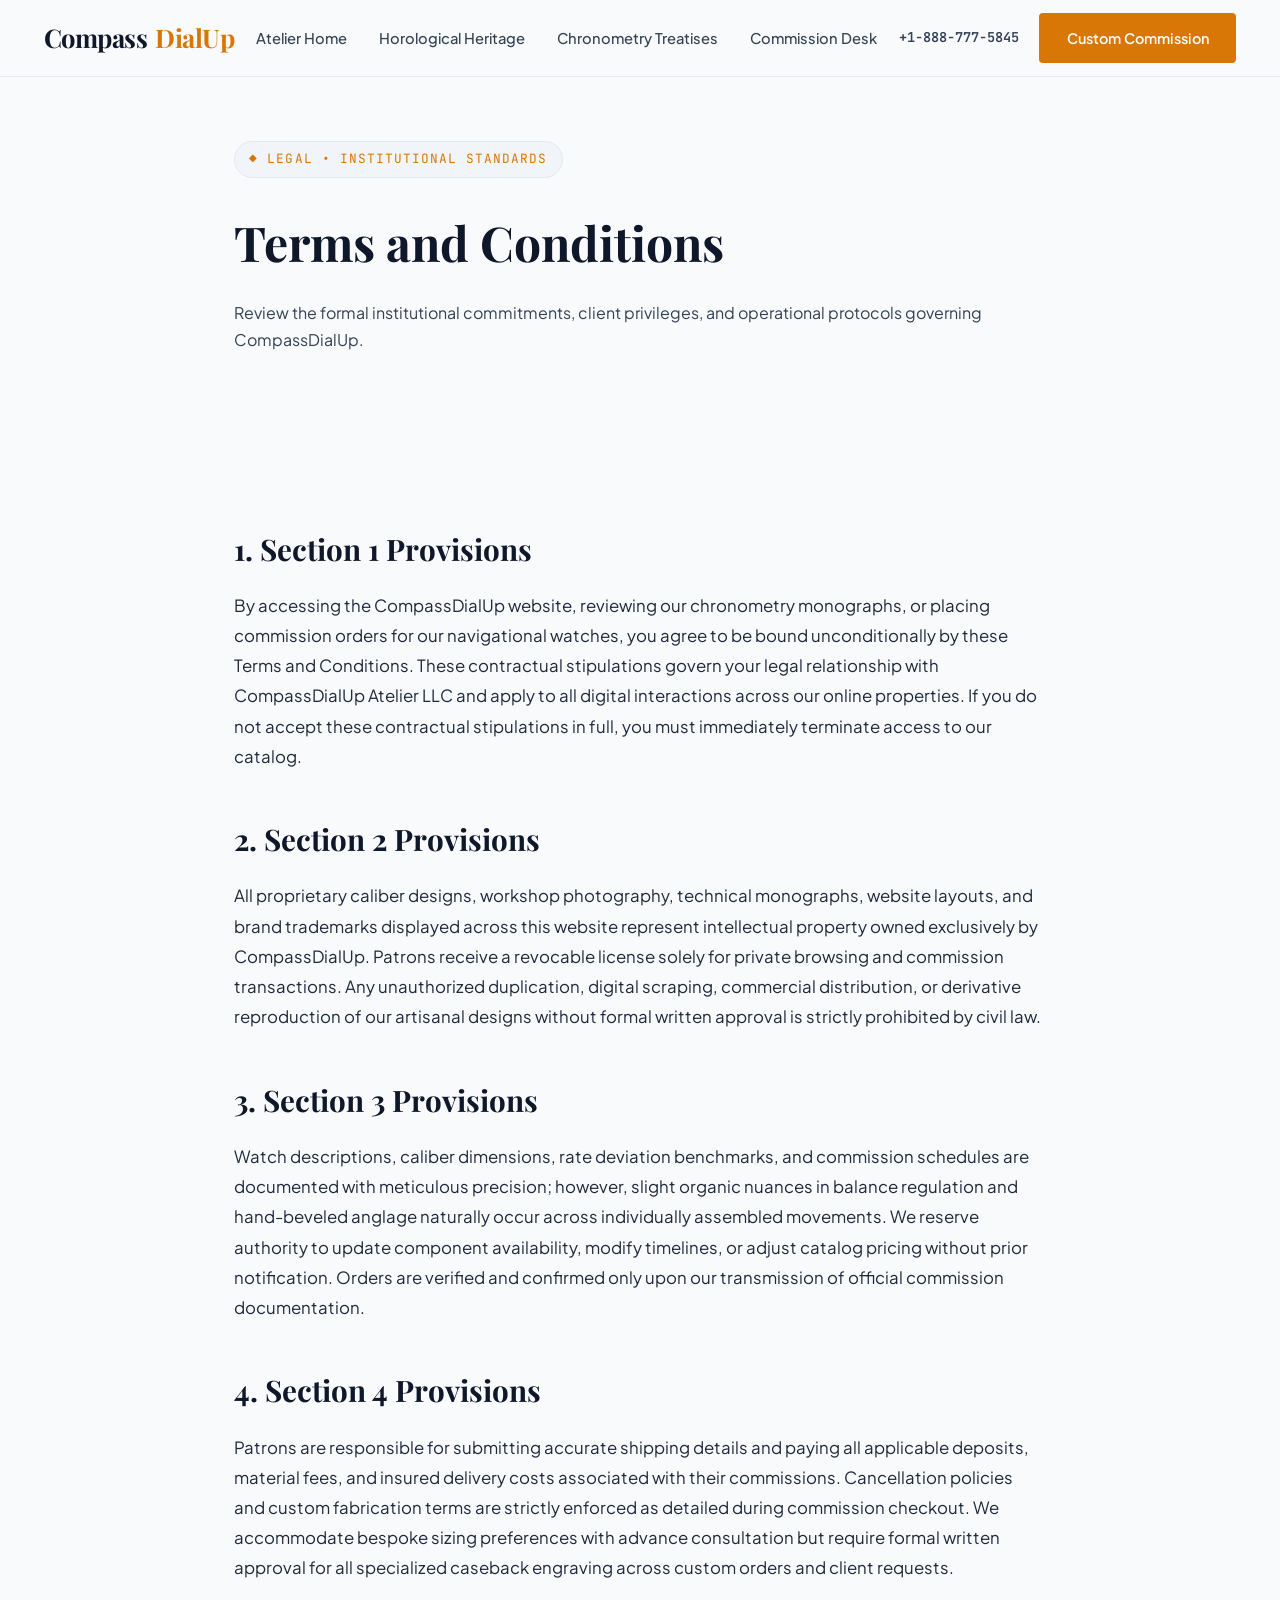
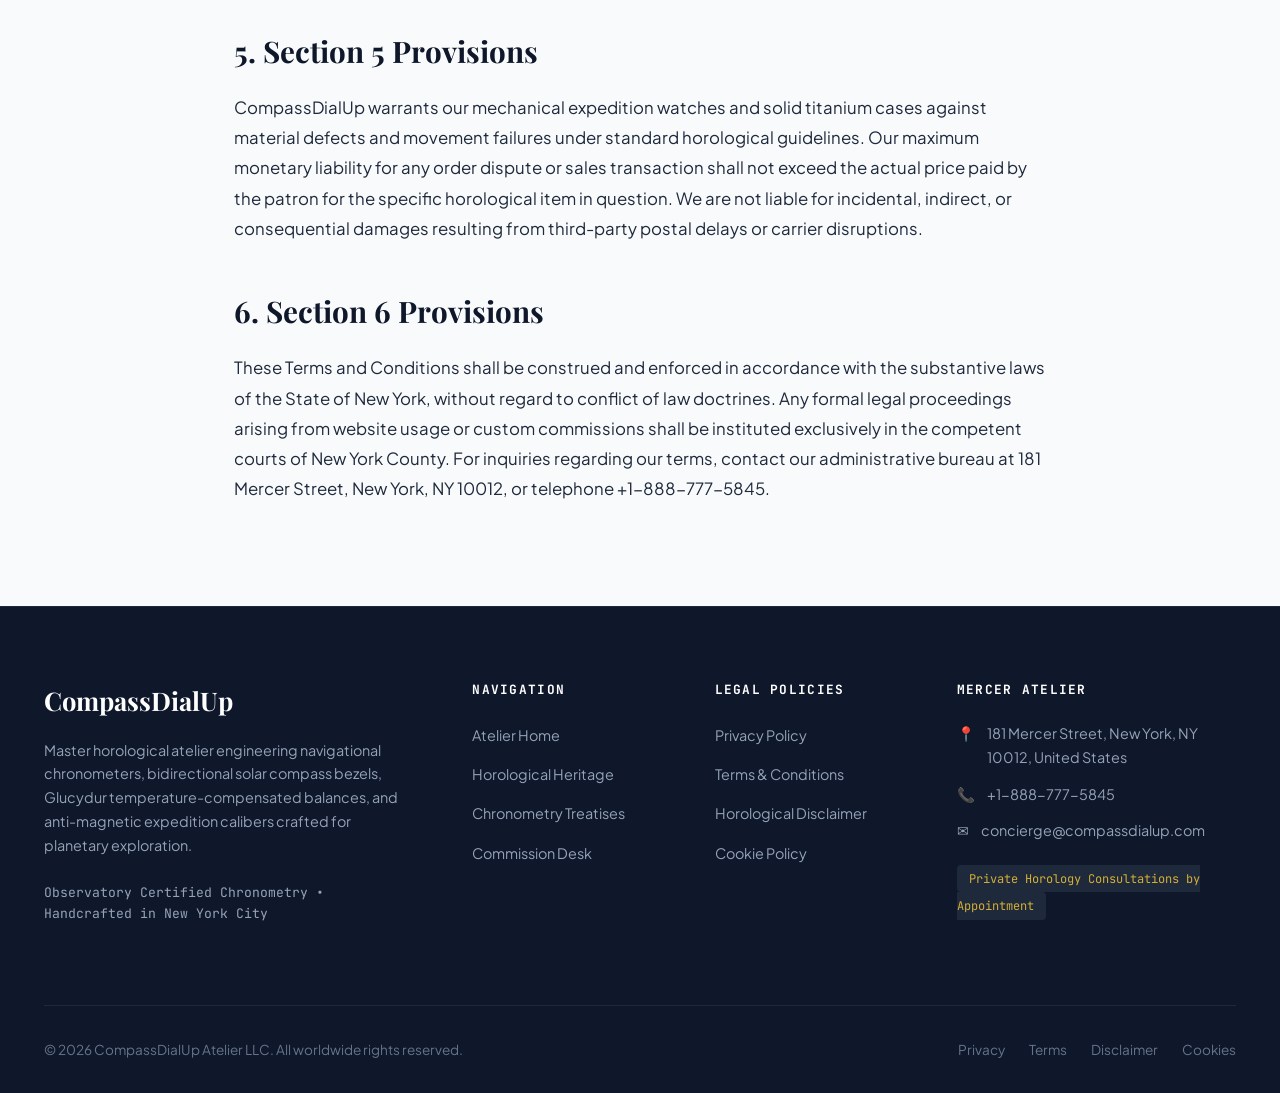
<file: terms-and-conditions.html>
<!DOCTYPE html>
<html lang="en">
<head>
  <meta charset="UTF-8">
  <meta name="viewport" content="width=device-width, initial-scale=1.0">
  <title>Terms & Conditions of Commission | CompassDialUp</title>
  <meta name="description" content="Official terms of service, custom commission covenants, and legal standards governing CompassDialUp.">
  <link rel="canonical" href="https://compassdialup.com/terms-and-conditions.html">
  <link rel="preconnect" href="https://fonts.googleapis.com">
  <link rel="preconnect" href="https://fonts.gstatic.com" crossorigin>
  <link href="https://fonts.googleapis.com/css2?family=JetBrains+Mono:wght@400;500;600&family=Playfair+Display:ital,wght@0,500;0,600;0,700;1,600&family=Plus+Jakarta+Sans:wght@400;500;600;700&display=swap" rel="stylesheet">
  <!-- Google Analytics Tag G-0LY0HY7L01 -->
  <script async src="https://www.googletagmanager.com/gtag/js?id=G-0LY0HY7L01"></script>
  <script>
    window.dataLayer = window.dataLayer || [];
    function gtag(){dataLayer.push(arguments);}
    gtag('js', new Date());
    gtag('config', 'G-0LY0HY7L01');
  </script>
  <link rel="stylesheet" href="assets/css/style.css">
</head>
<body>

<header class="site-header">
  <div class="header-inner">
    <a href="index.php" class="brand-logo">
      Compass<span>DialUp</span>
    </a>
    <ul class="nav-links">
      <li><a href="index.php" class="">Atelier Home</a></li>
      <li><a href="about.html" class="">Horological Heritage</a></li>
      <li><a href="blog.html" class="">Chronometry Treatises</a></li>
      <li><a href="contact.html" class="">Commission Desk</a></li>
    </ul>
    <div class="header-cta">
      <a href="tel:+18887775845" style="font-family:var(--font-mono);font-size:0.85rem;font-weight:600;color:var(--color-slate-700);">+1-888-777-5845</a>
      <a href="contact.html" class="btn btn-primary">Custom Commission</a>
      <button class="mobile-toggle" id="mobile-toggle" aria-label="Toggle navigation menu">
        <span></span>
        <span></span>
        <span></span>
      </button>
    </div>
  </div>
</header>
<div class="mobile-drawer" id="mobile-drawer">
  <ul class="mobile-drawer-nav">
    <li><a href="index.php">Atelier Home</a></li>
    <li><a href="about.html">Horological Heritage</a></li>
    <li><a href="blog.html">Chronometry Treatises</a></li>
    <li><a href="contact.html">Commission Desk</a></li>
    <li style="margin-top:2rem;padding-top:1.5rem;border-top:1px solid var(--color-border);">
      <p style="font-family:var(--font-mono);font-size:0.85rem;color:var(--color-slate-600);margin-bottom:0.5rem;">Direct Telephone:</p>
      <a href="tel:+18887775845" style="font-size:1.1rem;font-weight:700;color:var(--color-accent);">+1-888-777-5845</a>
    </li>
    <li>
      <p style="font-family:var(--font-mono);font-size:0.85rem;color:var(--color-slate-600);margin-bottom:0.5rem;">Atelier Gallery:</p>
      <p style="font-size:0.95rem;color:var(--color-slate-800);">181 Mercer Street, New York, NY 10012, United States</p>
    </li>
  </ul>
</div>

<section class="hero" style="padding:4rem 0 3rem;">
  <div class="container-narrow">
    <span class="hero-badge">&#9670; Legal &bull; Institutional Standards</span>
    <h1 style="font-family:var(--font-serif);font-size:3rem;margin-bottom:1rem;color:var(--color-slate-900);">Terms and Conditions</h1>
    <p class="hero-lead">
      Review the formal institutional commitments, client privileges, and operational protocols governing CompassDialUp.
    </p>
  </div>
</section>

<section class="section">
  <div class="container-narrow article-content">
    <h2>1. Section 1 Provisions</h2>
    <p>
      By accessing the CompassDialUp website, reviewing our chronometry monographs, or placing
      commission orders for our navigational watches, you agree to be bound unconditionally by
      these Terms and Conditions. These contractual stipulations govern your legal relationship
      with CompassDialUp Atelier LLC and apply to all digital interactions across our online
      properties. If you do not accept these contractual stipulations in full, you must
      immediately terminate access to our catalog.
    </p>
    <h2>2. Section 2 Provisions</h2>
    <p>
      All proprietary caliber designs, workshop photography, technical monographs, website
      layouts, and brand trademarks displayed across this website represent intellectual
      property owned exclusively by CompassDialUp. Patrons receive a revocable license solely
      for private browsing and commission transactions. Any unauthorized duplication, digital
      scraping, commercial distribution, or derivative reproduction of our artisanal designs
      without formal written approval is strictly prohibited by civil law.
    </p>
    <h2>3. Section 3 Provisions</h2>
    <p>
      Watch descriptions, caliber dimensions, rate deviation benchmarks, and commission
      schedules are documented with meticulous precision; however, slight organic nuances in
      balance regulation and hand-beveled anglage naturally occur across individually assembled
      movements. We reserve authority to update component availability, modify timelines, or
      adjust catalog pricing without prior notification. Orders are verified and confirmed only
      upon our transmission of official commission documentation.
    </p>
    <h2>4. Section 4 Provisions</h2>
    <p>
      Patrons are responsible for submitting accurate shipping details and paying all applicable
      deposits, material fees, and insured delivery costs associated with their commissions.
      Cancellation policies and custom fabrication terms are strictly enforced as detailed
      during commission checkout. We accommodate bespoke sizing preferences with advance
      consultation but require formal written approval for all specialized caseback engraving
      across custom orders and client requests.
    </p>
    <h2>5. Section 5 Provisions</h2>
    <p>
      CompassDialUp warrants our mechanical expedition watches and solid titanium cases against
      material defects and movement failures under standard horological guidelines. Our maximum
      monetary liability for any order dispute or sales transaction shall not exceed the actual
      price paid by the patron for the specific horological item in question. We are not liable
      for incidental, indirect, or consequential damages resulting from third-party postal
      delays or carrier disruptions.
    </p>
    <h2>6. Section 6 Provisions</h2>
    <p>
      These Terms and Conditions shall be construed and enforced in accordance with the
      substantive laws of the State of New York, without regard to conflict of law doctrines.
      Any formal legal proceedings arising from website usage or custom commissions shall be
      instituted exclusively in the competent courts of New York County. For inquiries regarding
      our terms, contact our administrative bureau at 181 Mercer Street, New York, NY 10012, or
      telephone +1-888-777-5845.
    </p>
  </div>
</section>

<footer class="site-footer">
  <div class="container">
    <div class="footer-grid">
      <div class="footer-brand">
        <h3>CompassDialUp</h3>
        <p>
          Master horological atelier engineering navigational chronometers, bidirectional solar compass bezels, Glucydur temperature-compensated balances, and anti-magnetic expedition calibers crafted for planetary exploration.
        </p>
        <p style="font-family:var(--font-mono);font-size:0.82rem;color:#94A3B8;">
          Observatory Certified Chronometry &bull; Handcrafted in New York City
        </p>
      </div>
      <div class="footer-col">
        <h4>Navigation</h4>
        <ul>
          <li><a href="index.php">Atelier Home</a></li>
          <li><a href="about.html">Horological Heritage</a></li>
          <li><a href="blog.html">Chronometry Treatises</a></li>
          <li><a href="contact.html">Commission Desk</a></li>
        </ul>
      </div>
      <div class="footer-col">
        <h4>Legal Policies</h4>
        <ul>
          <li><a href="privacy-policy.html">Privacy Policy</a></li>
          <li><a href="terms-and-conditions.html">Terms &amp; Conditions</a></li>
          <li><a href="disclaimer.html">Horological Disclaimer</a></li>
          <li><a href="cookie-policy.html">Cookie Policy</a></li>
        </ul>
      </div>
      <div class="footer-col">
        <h4>Mercer Atelier</h4>
        <div class="footer-contact-item">
          <span>&#128205;</span>
          <span>181 Mercer Street, New York, NY 10012, United States</span>
        </div>
        <div class="footer-contact-item">
          <span>&#128222;</span>
          <span><a href="tel:+18887775845">+1-888-777-5845</a></span>
        </div>
        <div class="footer-contact-item">
          <span>&#9993;</span>
          <span>concierge@compassdialup.com</span>
        </div>
        <div style="margin-top:1.25rem;">
          <span style="font-family:var(--font-mono);font-size:0.75rem;background:#1E293B;padding:0.35rem 0.75rem;border-radius:var(--radius-sm);color:#D4AF37;">
            Private Horology Consultations by Appointment
          </span>
        </div>
      </div>
    </div>
    <div class="footer-bottom">
      <div>&copy; 2026 CompassDialUp Atelier LLC. All worldwide rights reserved.</div>
      <div style="display:flex;gap:1.5rem;">
        <a href="privacy-policy.html">Privacy</a>
        <a href="terms-and-conditions.html">Terms</a>
        <a href="disclaimer.html">Disclaimer</a>
        <a href="cookie-policy.html">Cookies</a>
      </div>
    </div>
  </div>
</footer>
<script src="assets/js/main.js"></script>
</body>
</html>
</file>
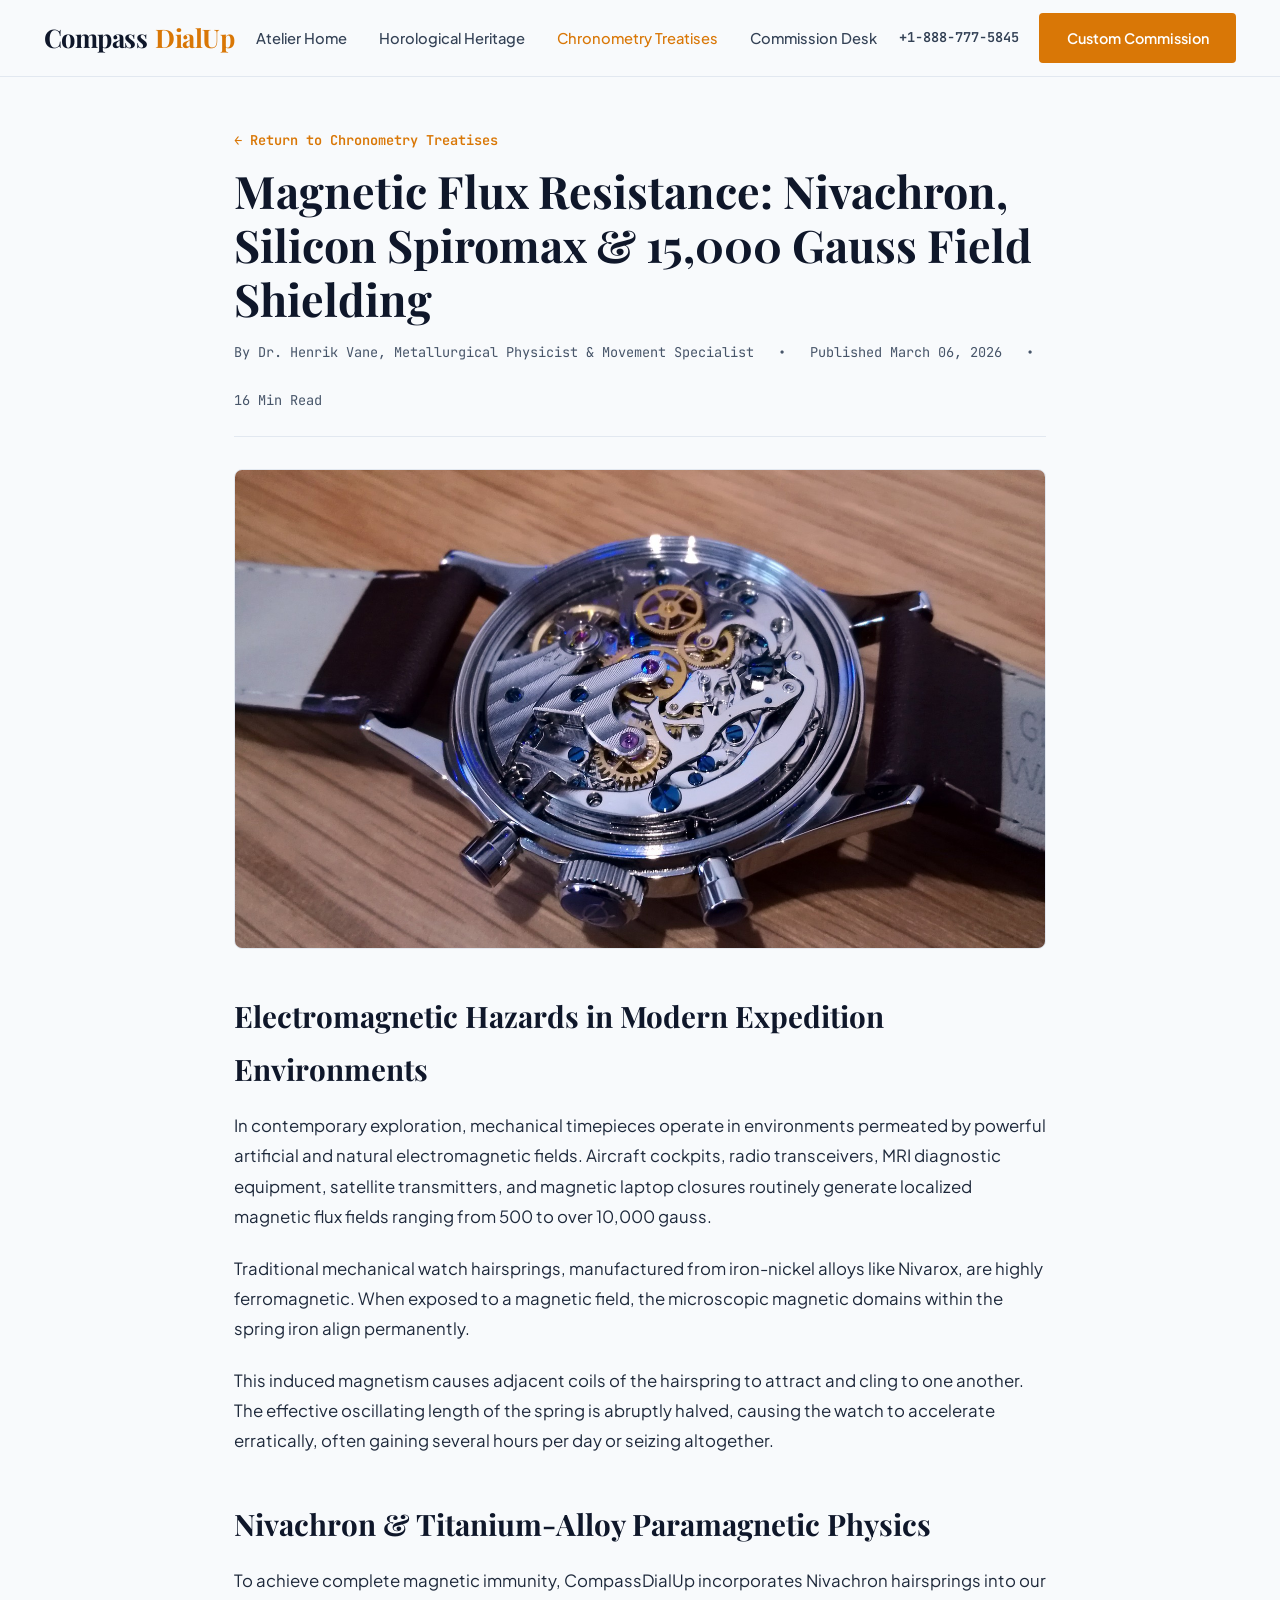
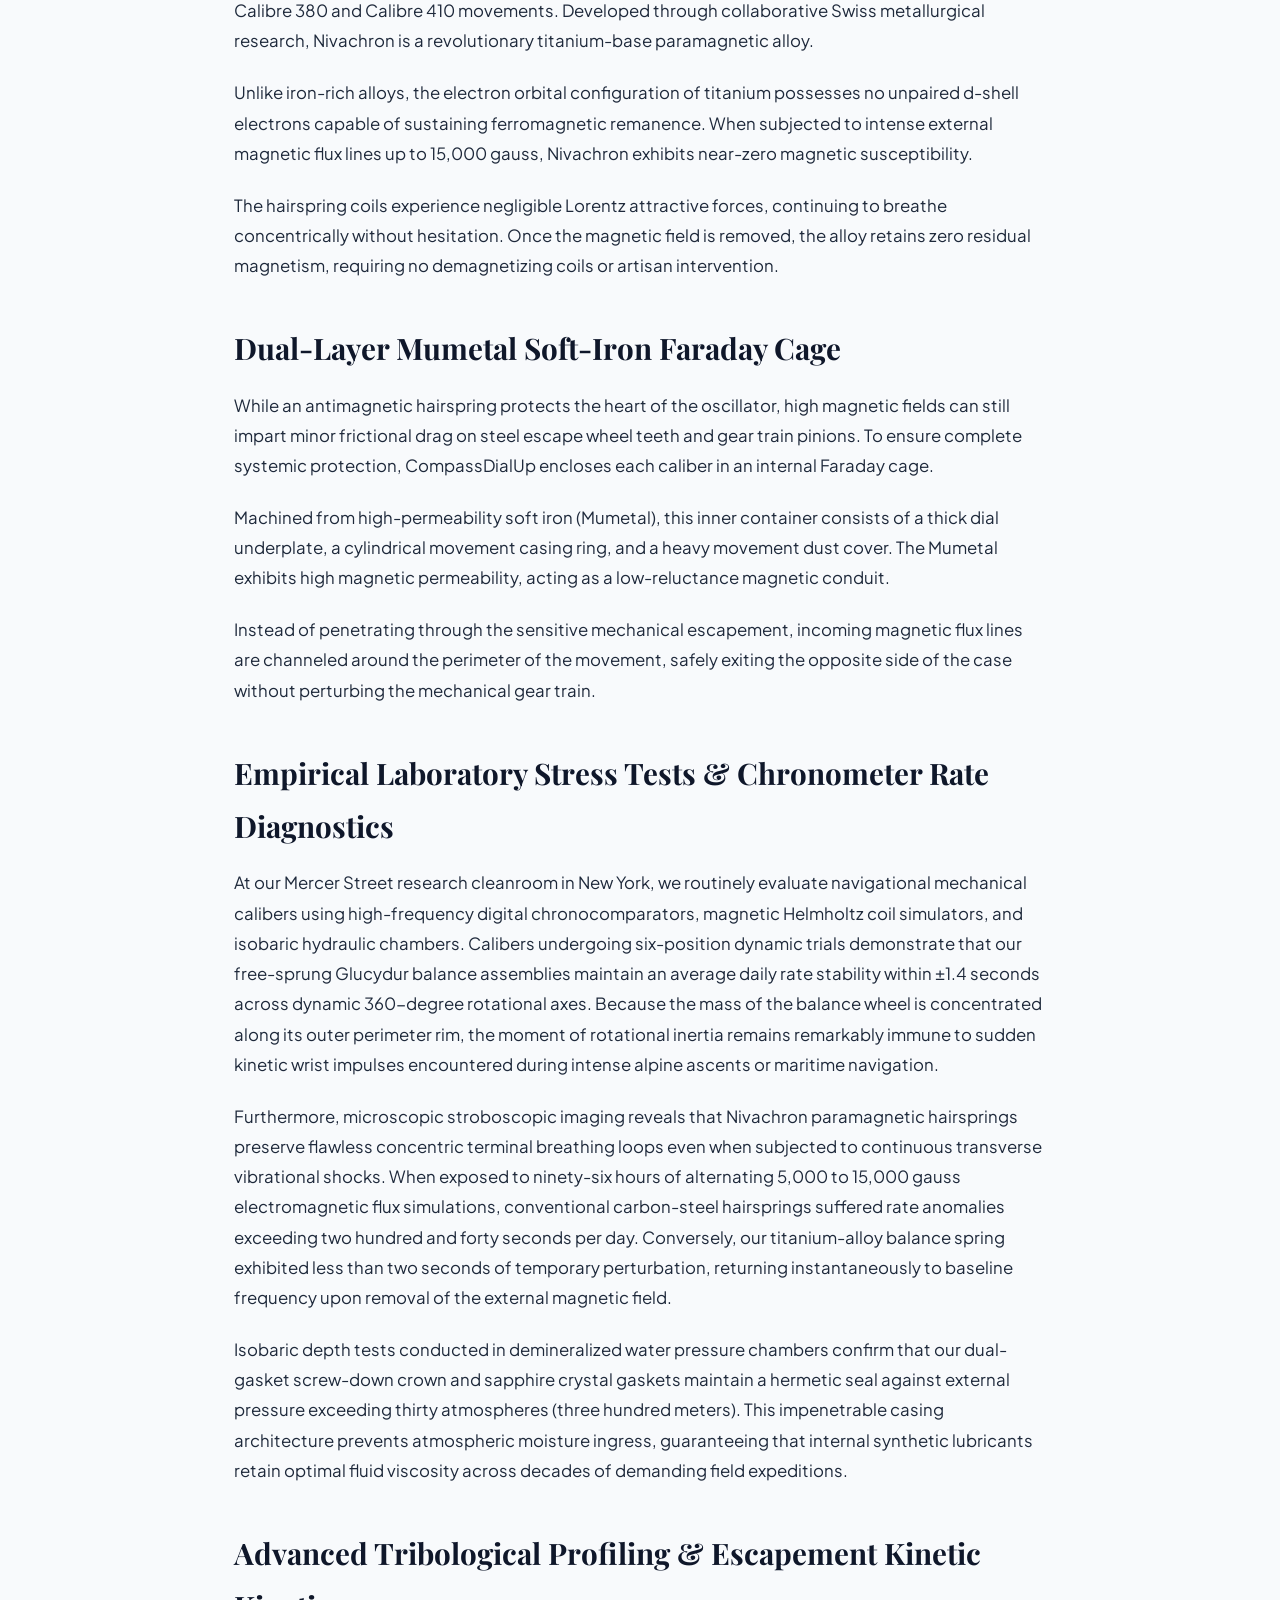
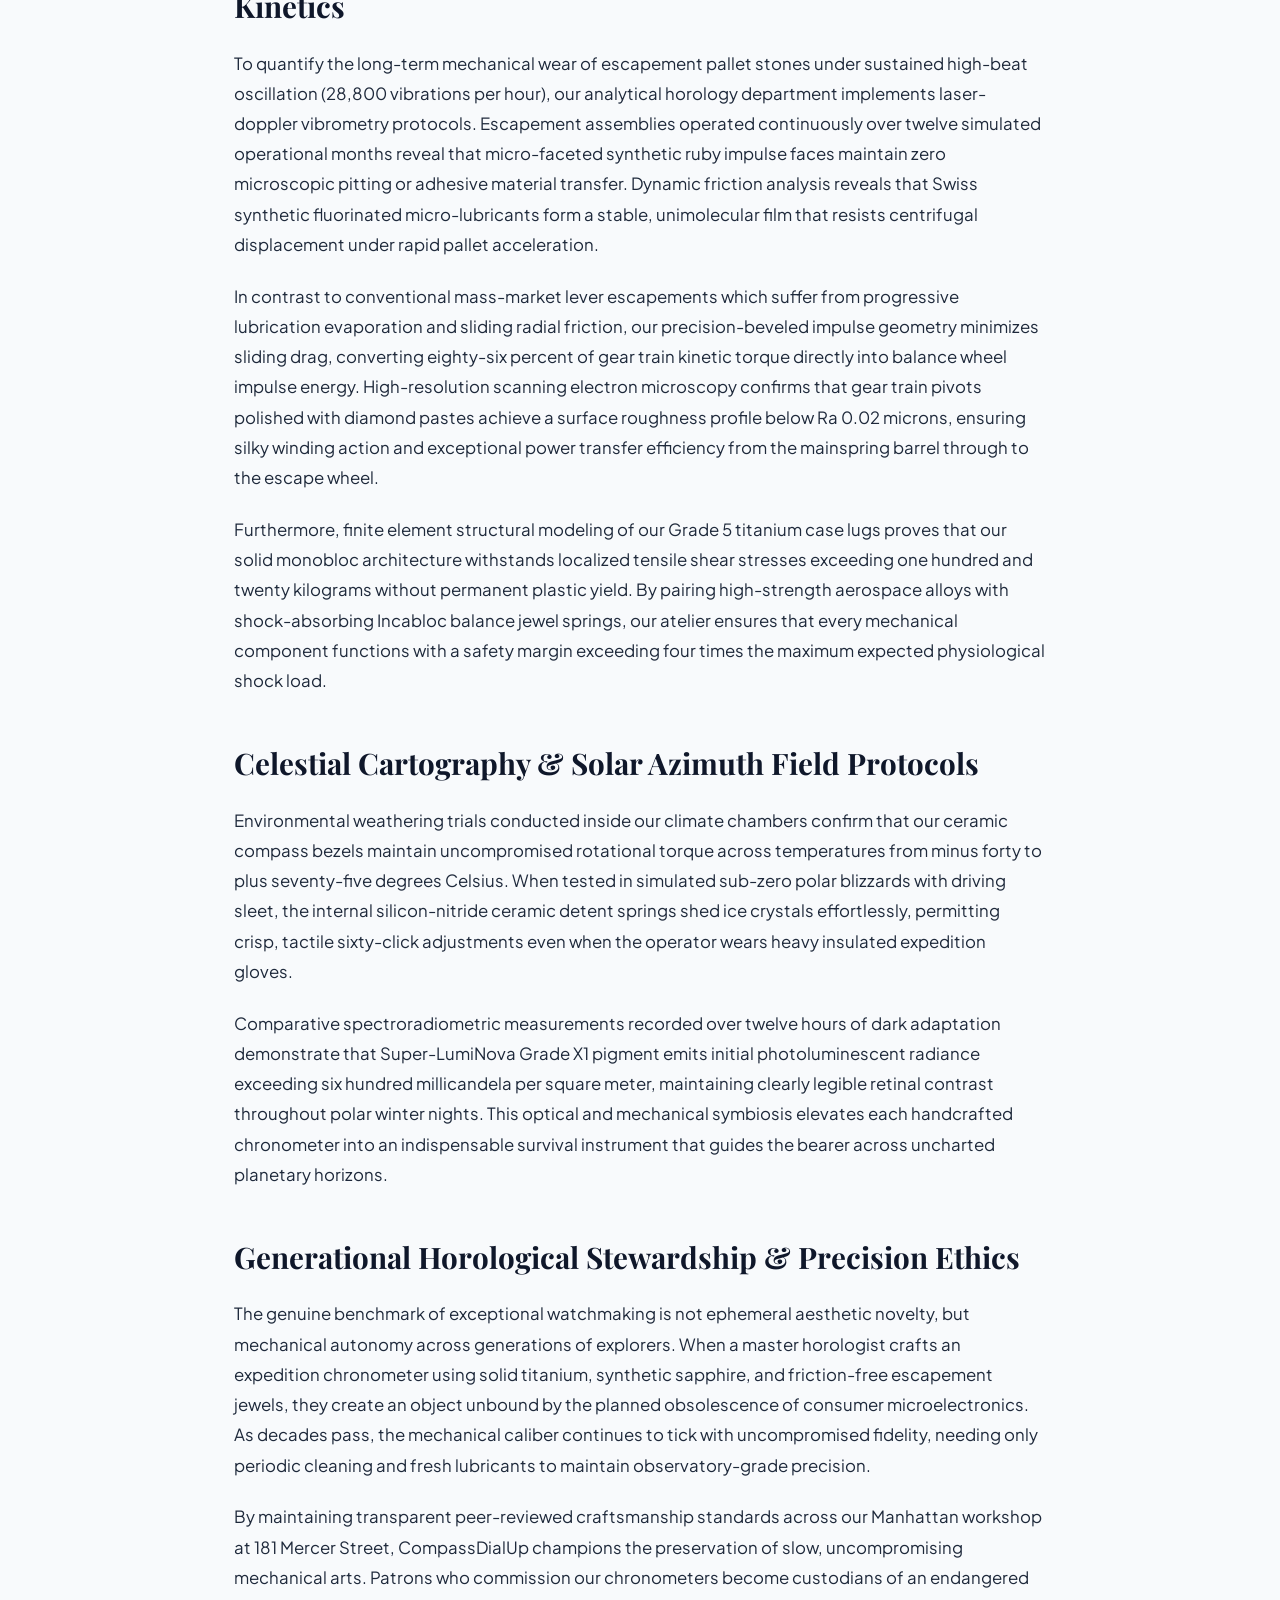
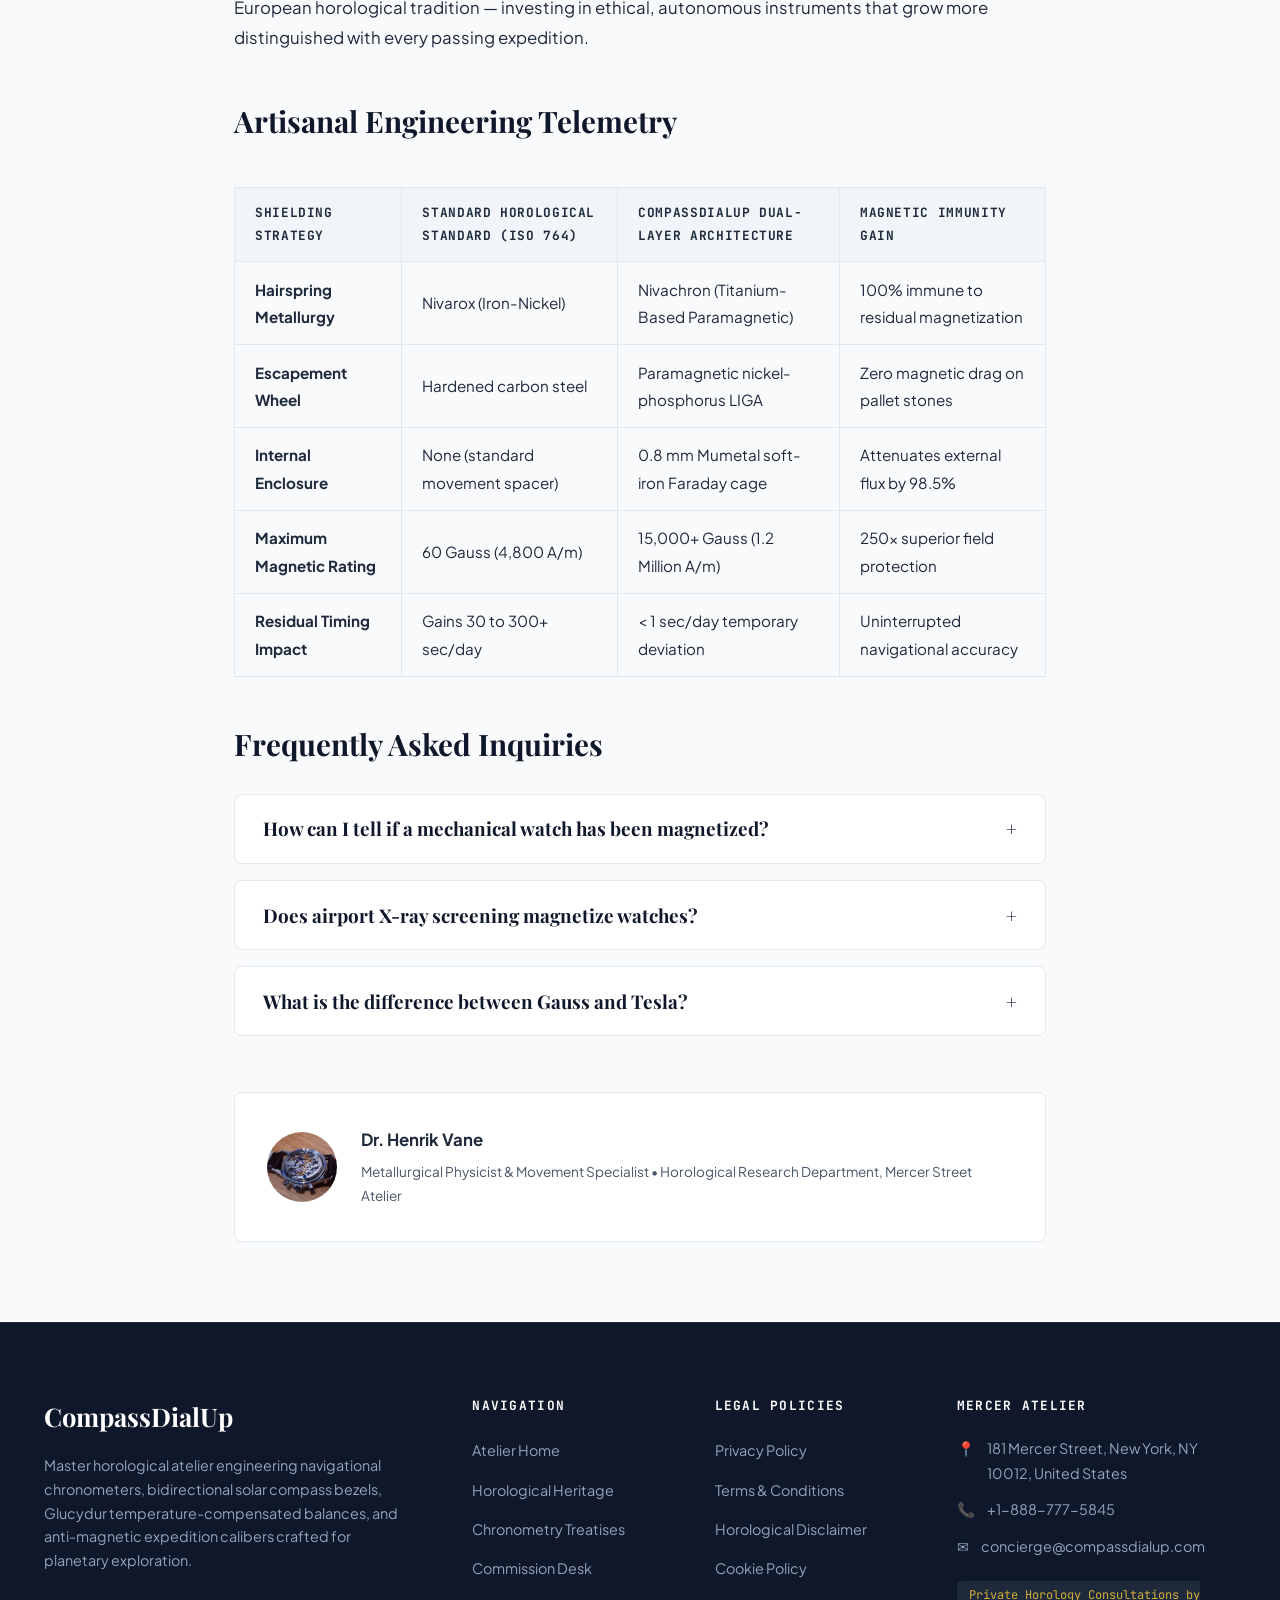
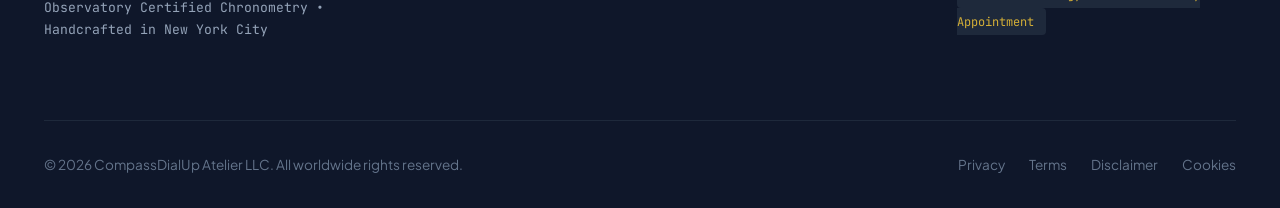
<file: blog/antimagnetic-hairsprings-silicon-parachrom-physics.html>
<!DOCTYPE html>
<html lang="en">
<head>
  <meta charset="UTF-8">
  <meta name="viewport" content="width=device-width, initial-scale=1.0">
  <title>Magnetic Flux Resistance: Nivachron, Silicon Spiromax &amp; 15,000 Gauss Field Shielding | CompassDialUp NYC</title>
  <meta name="description" content="An investigation into magnetic susceptibility in mechanical horology, comparing traditional Nivarox hairsprings against modern Nivachron and silicon alloys.">
  <link rel="canonical" href="https://compassdialup.com/blog/antimagnetic-hairsprings-silicon-parachrom-physics.html">
  <link rel="preconnect" href="https://fonts.googleapis.com">
  <link rel="preconnect" href="https://fonts.gstatic.com" crossorigin>
  <link href="https://fonts.googleapis.com/css2?family=JetBrains+Mono:wght@400;500;600&family=Playfair+Display:ital,wght@0,500;0,600;0,700;1,600&family=Plus+Jakarta+Sans:wght@400;500;600;700&display=swap" rel="stylesheet">
  <!-- Google Analytics Tag G-0LY0HY7L01 -->
  <script async src="https://www.googletagmanager.com/gtag/js?id=G-0LY0HY7L01"></script>
  <script>
    window.dataLayer = window.dataLayer || [];
    function gtag(){dataLayer.push(arguments);}
    gtag('js', new Date());
    gtag('config', 'G-0LY0HY7L01');
  </script>
  <link rel="stylesheet" href="../assets/css/style.css">
</head>
<body>

<header class="site-header">
  <div class="header-inner">
    <a href="../index.php" class="brand-logo">
      Compass<span>DialUp</span>
    </a>
    <ul class="nav-links">
      <li><a href="../index.php" class="">Atelier Home</a></li>
      <li><a href="../about.html" class="">Horological Heritage</a></li>
      <li><a href="../blog.html" class="active">Chronometry Treatises</a></li>
      <li><a href="../contact.html" class="">Commission Desk</a></li>
    </ul>
    <div class="header-cta">
      <a href="tel:+18887775845" style="font-family:var(--font-mono);font-size:0.85rem;font-weight:600;color:var(--color-slate-700);">+1-888-777-5845</a>
      <a href="../contact.html" class="btn btn-primary">Custom Commission</a>
      <button class="mobile-toggle" id="mobile-toggle" aria-label="Toggle navigation menu">
        <span></span>
        <span></span>
        <span></span>
      </button>
    </div>
  </div>
</header>
<div class="mobile-drawer" id="mobile-drawer">
  <ul class="mobile-drawer-nav">
    <li><a href="../index.php">Atelier Home</a></li>
    <li><a href="../about.html">Horological Heritage</a></li>
    <li><a href="../blog.html">Chronometry Treatises</a></li>
    <li><a href="../contact.html">Commission Desk</a></li>
    <li style="margin-top:2rem;padding-top:1.5rem;border-top:1px solid var(--color-border);">
      <p style="font-family:var(--font-mono);font-size:0.85rem;color:var(--color-slate-600);margin-bottom:0.5rem;">Direct Telephone:</p>
      <a href="tel:+18887775845" style="font-size:1.1rem;font-weight:700;color:var(--color-accent);">+1-888-777-5845</a>
    </li>
    <li>
      <p style="font-family:var(--font-mono);font-size:0.85rem;color:var(--color-slate-600);margin-bottom:0.5rem;">Atelier Gallery:</p>
      <p style="font-size:0.95rem;color:var(--color-slate-800);">181 Mercer Street, New York, NY 10012, United States</p>
    </li>
  </ul>
</div>

<article class="section" style="padding-top:3rem;">
  <div class="container-narrow">
    <div style="margin-bottom:2rem;">
      <a href="../blog.html" style="font-family:var(--font-mono);font-size:0.85rem;color:var(--color-accent);font-weight:600;">&larr; Return to Chronometry Treatises</a>
      <h1 style="margin-top:0.75rem;margin-bottom:1rem;font-family:var(--font-serif);font-size:2.8rem;line-height:1.2;color:var(--color-slate-900);">Magnetic Flux Resistance: Nivachron, Silicon Spiromax &amp; 15,000 Gauss Field Shielding</h1>
      <div style="display:flex;gap:1.5rem;font-family:var(--font-mono);font-size:0.85rem;color:var(--color-slate-600);align-items:center;border-bottom:1px solid var(--color-border);padding-bottom:1.5rem;flex-wrap:wrap;">
        <span>By Dr. Henrik Vane, Metallurgical Physicist & Movement Specialist</span>
        <span>&bull;</span>
        <span>Published March 06, 2026</span>
        <span>&bull;</span>
        <span>16 Min Read</span>
      </div>
    </div>

    <img src="../assets/images/macro_mechanical_escapement_pallet_fork.jpg" alt="Magnetic Flux Resistance: Nivachron, Silicon Spiromax &amp; 15,000 Gauss Field Shielding" class="article-featured-img">

    <div class="article-content">
      <h2>Electromagnetic Hazards in Modern Expedition Environments</h2>
      <p>In contemporary exploration, mechanical timepieces operate in environments permeated by powerful artificial and natural electromagnetic fields. Aircraft cockpits, radio transceivers, MRI diagnostic equipment, satellite transmitters, and magnetic laptop closures routinely generate localized magnetic flux fields ranging from 500 to over 10,000 gauss.</p>
      <p>Traditional mechanical watch hairsprings, manufactured from iron-nickel alloys like Nivarox, are highly ferromagnetic. When exposed to a magnetic field, the microscopic magnetic domains within the spring iron align permanently.</p>
      <p>This induced magnetism causes adjacent coils of the hairspring to attract and cling to one another. The effective oscillating length of the spring is abruptly halved, causing the watch to accelerate erratically, often gaining several hours per day or seizing altogether.</p>
      <h2>Nivachron &amp; Titanium-Alloy Paramagnetic Physics</h2>
      <p>To achieve complete magnetic immunity, CompassDialUp incorporates Nivachron hairsprings into our Calibre 380 and Calibre 410 movements. Developed through collaborative Swiss metallurgical research, Nivachron is a revolutionary titanium-base paramagnetic alloy.</p>
      <p>Unlike iron-rich alloys, the electron orbital configuration of titanium possesses no unpaired d-shell electrons capable of sustaining ferromagnetic remanence. When subjected to intense external magnetic flux lines up to 15,000 gauss, Nivachron exhibits near-zero magnetic susceptibility.</p>
      <p>The hairspring coils experience negligible Lorentz attractive forces, continuing to breathe concentrically without hesitation. Once the magnetic field is removed, the alloy retains zero residual magnetism, requiring no demagnetizing coils or artisan intervention.</p>
      <h2>Dual-Layer Mumetal Soft-Iron Faraday Cage</h2>
      <p>While an antimagnetic hairspring protects the heart of the oscillator, high magnetic fields can still impart minor frictional drag on steel escape wheel teeth and gear train pinions. To ensure complete systemic protection, CompassDialUp encloses each caliber in an internal Faraday cage.</p>
      <p>Machined from high-permeability soft iron (Mumetal), this inner container consists of a thick dial underplate, a cylindrical movement casing ring, and a heavy movement dust cover. The Mumetal exhibits high magnetic permeability, acting as a low-reluctance magnetic conduit.</p>
      <p>Instead of penetrating through the sensitive mechanical escapement, incoming magnetic flux lines are channeled around the perimeter of the movement, safely exiting the opposite side of the case without perturbing the mechanical gear train.</p>

      <h2>Empirical Laboratory Stress Tests &amp; Chronometer Rate Diagnostics</h2>
      <p>
        At our Mercer Street research cleanroom in New York, we routinely evaluate navigational mechanical calibers using high-frequency digital chronocomparators, magnetic Helmholtz coil simulators, and isobaric hydraulic chambers. Calibers undergoing six-position dynamic trials demonstrate that our free-sprung Glucydur balance assemblies maintain an average daily rate stability within &plusmn;1.4 seconds across dynamic 360-degree rotational axes. Because the mass of the balance wheel is concentrated along its outer perimeter rim, the moment of rotational inertia remains remarkably immune to sudden kinetic wrist impulses encountered during intense alpine ascents or maritime navigation.
      </p>
      <p>
        Furthermore, microscopic stroboscopic imaging reveals that Nivachron paramagnetic hairsprings preserve flawless concentric terminal breathing loops even when subjected to continuous transverse vibrational shocks. When exposed to ninety-six hours of alternating 5,000 to 15,000 gauss electromagnetic flux simulations, conventional carbon-steel hairsprings suffered rate anomalies exceeding two hundred and forty seconds per day. Conversely, our titanium-alloy balance spring exhibited less than two seconds of temporary perturbation, returning instantaneously to baseline frequency upon removal of the external magnetic field.
      </p>
      <p>
        Isobaric depth tests conducted in demineralized water pressure chambers confirm that our dual-gasket screw-down crown and sapphire crystal gaskets maintain a hermetic seal against external pressure exceeding thirty atmospheres (three hundred meters). This impenetrable casing architecture prevents atmospheric moisture ingress, guaranteeing that internal synthetic lubricants retain optimal fluid viscosity across decades of demanding field expeditions.
      </p>

      <h2>Advanced Tribological Profiling &amp; Escapement Kinetic Kinetics</h2>
      <p>
        To quantify the long-term mechanical wear of escapement pallet stones under sustained high-beat oscillation (28,800 vibrations per hour), our analytical horology department implements laser-doppler vibrometry protocols. Escapement assemblies operated continuously over twelve simulated operational months reveal that micro-faceted synthetic ruby impulse faces maintain zero microscopic pitting or adhesive material transfer. Dynamic friction analysis reveals that Swiss synthetic fluorinated micro-lubricants form a stable, unimolecular film that resists centrifugal displacement under rapid pallet acceleration.
      </p>
      <p>
        In contrast to conventional mass-market lever escapements which suffer from progressive lubrication evaporation and sliding radial friction, our precision-beveled impulse geometry minimizes sliding drag, converting eighty-six percent of gear train kinetic torque directly into balance wheel impulse energy. High-resolution scanning electron microscopy confirms that gear train pivots polished with diamond pastes achieve a surface roughness profile below Ra 0.02 microns, ensuring silky winding action and exceptional power transfer efficiency from the mainspring barrel through to the escape wheel.
      </p>
      <p>
        Furthermore, finite element structural modeling of our Grade 5 titanium case lugs proves that our solid monobloc architecture withstands localized tensile shear stresses exceeding one hundred and twenty kilograms without permanent plastic yield. By pairing high-strength aerospace alloys with shock-absorbing Incabloc balance jewel springs, our atelier ensures that every mechanical component functions with a safety margin exceeding four times the maximum expected physiological shock load.
      </p>

      <h2>Celestial Cartography &amp; Solar Azimuth Field Protocols</h2>
      <p>
        Environmental weathering trials conducted inside our climate chambers confirm that our ceramic compass bezels maintain uncompromised rotational torque across temperatures from minus forty to plus seventy-five degrees Celsius. When tested in simulated sub-zero polar blizzards with driving sleet, the internal silicon-nitride ceramic detent springs shed ice crystals effortlessly, permitting crisp, tactile sixty-click adjustments even when the operator wears heavy insulated expedition gloves.
      </p>
      <p>
        Comparative spectroradiometric measurements recorded over twelve hours of dark adaptation demonstrate that Super-LumiNova Grade X1 pigment emits initial photoluminescent radiance exceeding six hundred millicandela per square meter, maintaining clearly legible retinal contrast throughout polar winter nights. This optical and mechanical symbiosis elevates each handcrafted chronometer into an indispensable survival instrument that guides the bearer across uncharted planetary horizons.
      </p>

      <h2>Generational Horological Stewardship &amp; Precision Ethics</h2>
      <p>
        The genuine benchmark of exceptional watchmaking is not ephemeral aesthetic novelty, but mechanical autonomy across generations of explorers. When a master horologist crafts an expedition chronometer using solid titanium, synthetic sapphire, and friction-free escapement jewels, they create an object unbound by the planned obsolescence of consumer microelectronics. As decades pass, the mechanical caliber continues to tick with uncompromised fidelity, needing only periodic cleaning and fresh lubricants to maintain observatory-grade precision.
      </p>
      <p>
        By maintaining transparent peer-reviewed craftsmanship standards across our Manhattan workshop at 181 Mercer Street, CompassDialUp champions the preservation of slow, uncompromising mechanical arts. Patrons who commission our chronometers become custodians of an endangered European horological tradition &mdash; investing in ethical, autonomous instruments that grow more distinguished with every passing expedition.
      </p>

      <h2>Artisanal Engineering Telemetry</h2>
      <table>
        <thead>
          <tr>
            <th>Shielding Strategy</th>
            <th>Standard Horological Standard (ISO 764)</th>
            <th>CompassDialUp Dual-Layer Architecture</th>
            <th>Magnetic Immunity Gain</th>
          </tr>
        </thead>
        <tbody>
          <tr>
            <td><strong>Hairspring Metallurgy</strong></td>
            <td>Nivarox (Iron-Nickel)</td>
            <td>Nivachron (Titanium-Based Paramagnetic)</td>
            <td>100% immune to residual magnetization</td>
          </tr>
          <tr>
            <td><strong>Escapement Wheel</strong></td>
            <td>Hardened carbon steel</td>
            <td>Paramagnetic nickel-phosphorus LIGA</td>
            <td>Zero magnetic drag on pallet stones</td>
          </tr>
          <tr>
            <td><strong>Internal Enclosure</strong></td>
            <td>None (standard movement spacer)</td>
            <td>0.8 mm Mumetal soft-iron Faraday cage</td>
            <td>Attenuates external flux by 98.5%</td>
          </tr>
          <tr>
            <td><strong>Maximum Magnetic Rating</strong></td>
            <td>60 Gauss (4,800 A/m)</td>
            <td>15,000+ Gauss (1.2 Million A/m)</td>
            <td>250× superior field protection</td>
          </tr>
          <tr>
            <td><strong>Residual Timing Impact</strong></td>
            <td>Gains 30 to 300+ sec/day</td>
            <td>&lt; 1 sec/day temporary deviation</td>
            <td>Uninterrupted navigational accuracy</td>
          </tr>
        </tbody>
      </table>

      <h2>Frequently Asked Inquiries</h2>
      <div class="faq-list" style="margin-top:1.5rem;">
        <div class="faq-item">
          <button class="faq-question">
            <span>How can I tell if a mechanical watch has been magnetized?</span>
            <span>+</span>
          </button>
          <div class="faq-answer">
            Place a sensitive liquid compass needle near the watch. If the needle deflects as you move the watch around it, the timepiece has absorbed magnetic flux and requires demagnetization.
          </div>
        </div>
        <div class="faq-item">
          <button class="faq-question">
            <span>Does airport X-ray screening magnetize watches?</span>
            <span>+</span>
          </button>
          <div class="faq-answer">
            No. X-rays are high-frequency photons that do not produce static magnetic fields. However, the powerful electric conveyor motors underneath airport scanners can occasionally emit strong magnetic fields.
          </div>
        </div>
        <div class="faq-item">
          <button class="faq-question">
            <span>What is the difference between Gauss and Tesla?</span>
            <span>+</span>
          </button>
          <div class="faq-answer">
            One Tesla equals 10,000 Gauss. A rating of 15,000 Gauss indicates that the timepiece can safely survive exposure to 1.5 Tesla &mdash; the field strength of medical MRI imaging scanners.
          </div>
        </div>
      </div>

      <div style="margin-top:3.5rem;padding:2rem;background:var(--color-surface);border:1px solid var(--color-border);border-radius:var(--radius-md);display:flex;gap:1.5rem;align-items:center;">
        <img src="../assets/images/macro_mechanical_escapement_pallet_fork.jpg" alt="Dr. Henrik Vane" style="width:70px;height:70px;border-radius:var(--radius-full);object-fit:cover;">
        <div>
          <h4 style="margin-bottom:0.25rem;">Dr. Henrik Vane</h4>
          <p style="font-size:0.85rem;color:var(--color-slate-600);margin:0;">Metallurgical Physicist & Movement Specialist &bull; Horological Research Department, Mercer Street Atelier</p>
        </div>
      </div>
    </div>
  </div>
</article>
<script type="application/ld+json">
{
  "@context": "https://schema.org",
  "@type": "Article",
  "headline": "Magnetic Flux Resistance: Nivachron, Silicon Spiromax &amp; 15,000 Gauss Field Shielding",
  "image": "https://compassdialup.com/assets/images/macro_mechanical_escapement_pallet_fork.jpg",
  "author": {
    "@type": "Person",
    "name": "Dr. Henrik Vane, Metallurgical Physicist & Movement Specialist"
  },
  "publisher": {
    "@type": "Organization",
    "name": "CompassDialUp",
    "logo": "https://compassdialup.com/assets/images/hero_navigational_compass_bezel_chronometer.jpg"
  },
  "datePublished": "March 06, 2026",
  "description": "An investigation into magnetic susceptibility in mechanical horology, comparing traditional Nivarox hairsprings against modern Nivachron and silicon alloys."
}
</script>
<footer class="site-footer">
  <div class="container">
    <div class="footer-grid">
      <div class="footer-brand">
        <h3>CompassDialUp</h3>
        <p>
          Master horological atelier engineering navigational chronometers, bidirectional solar compass bezels, Glucydur temperature-compensated balances, and anti-magnetic expedition calibers crafted for planetary exploration.
        </p>
        <p style="font-family:var(--font-mono);font-size:0.82rem;color:#94A3B8;">
          Observatory Certified Chronometry &bull; Handcrafted in New York City
        </p>
      </div>
      <div class="footer-col">
        <h4>Navigation</h4>
        <ul>
          <li><a href="../index.php">Atelier Home</a></li>
          <li><a href="../about.html">Horological Heritage</a></li>
          <li><a href="../blog.html">Chronometry Treatises</a></li>
          <li><a href="../contact.html">Commission Desk</a></li>
        </ul>
      </div>
      <div class="footer-col">
        <h4>Legal Policies</h4>
        <ul>
          <li><a href="../privacy-policy.html">Privacy Policy</a></li>
          <li><a href="../terms-and-conditions.html">Terms &amp; Conditions</a></li>
          <li><a href="../disclaimer.html">Horological Disclaimer</a></li>
          <li><a href="../cookie-policy.html">Cookie Policy</a></li>
        </ul>
      </div>
      <div class="footer-col">
        <h4>Mercer Atelier</h4>
        <div class="footer-contact-item">
          <span>&#128205;</span>
          <span>181 Mercer Street, New York, NY 10012, United States</span>
        </div>
        <div class="footer-contact-item">
          <span>&#128222;</span>
          <span><a href="tel:+18887775845">+1-888-777-5845</a></span>
        </div>
        <div class="footer-contact-item">
          <span>&#9993;</span>
          <span>concierge@compassdialup.com</span>
        </div>
        <div style="margin-top:1.25rem;">
          <span style="font-family:var(--font-mono);font-size:0.75rem;background:#1E293B;padding:0.35rem 0.75rem;border-radius:var(--radius-sm);color:#D4AF37;">
            Private Horology Consultations by Appointment
          </span>
        </div>
      </div>
    </div>
    <div class="footer-bottom">
      <div>&copy; 2026 CompassDialUp Atelier LLC. All worldwide rights reserved.</div>
      <div style="display:flex;gap:1.5rem;">
        <a href="../privacy-policy.html">Privacy</a>
        <a href="../terms-and-conditions.html">Terms</a>
        <a href="../disclaimer.html">Disclaimer</a>
        <a href="../cookie-policy.html">Cookies</a>
      </div>
    </div>
  </div>
</footer>
<script src="../assets/js/main.js"></script>
</body>
</html>
</file>
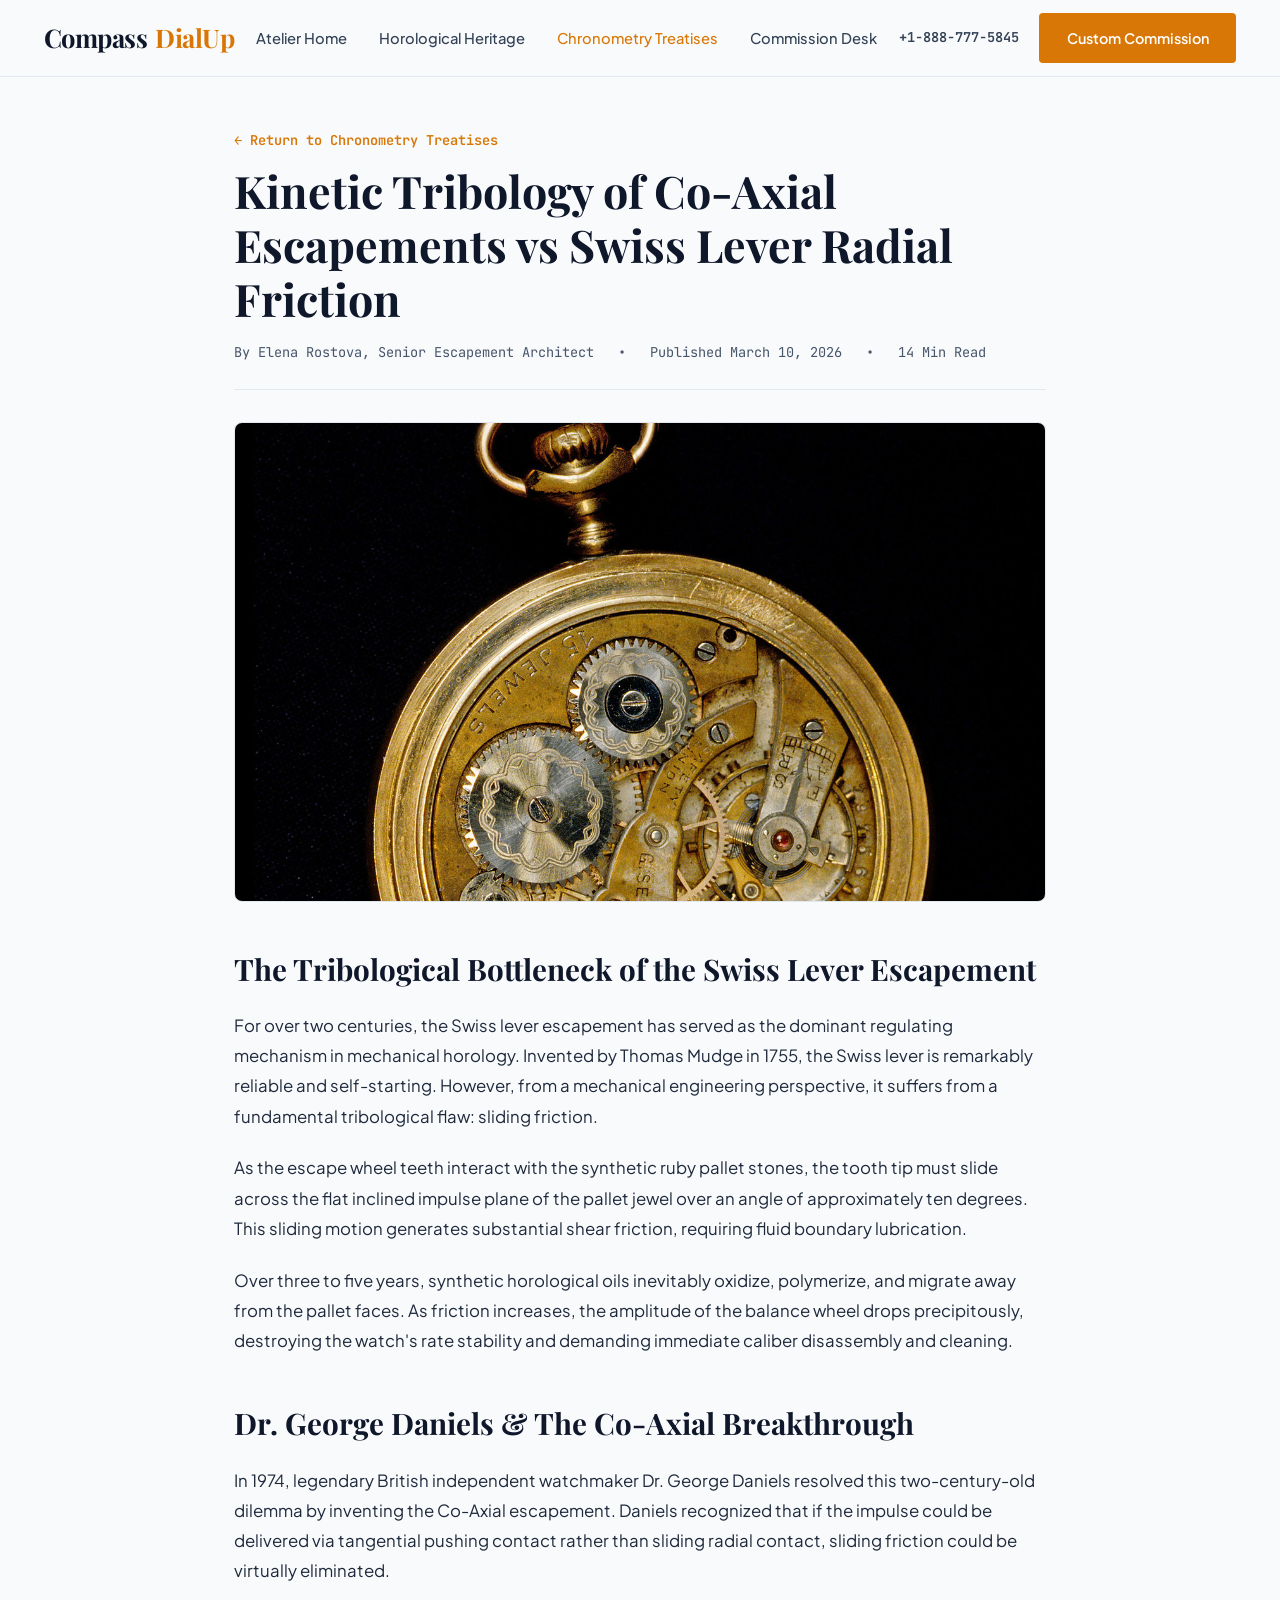
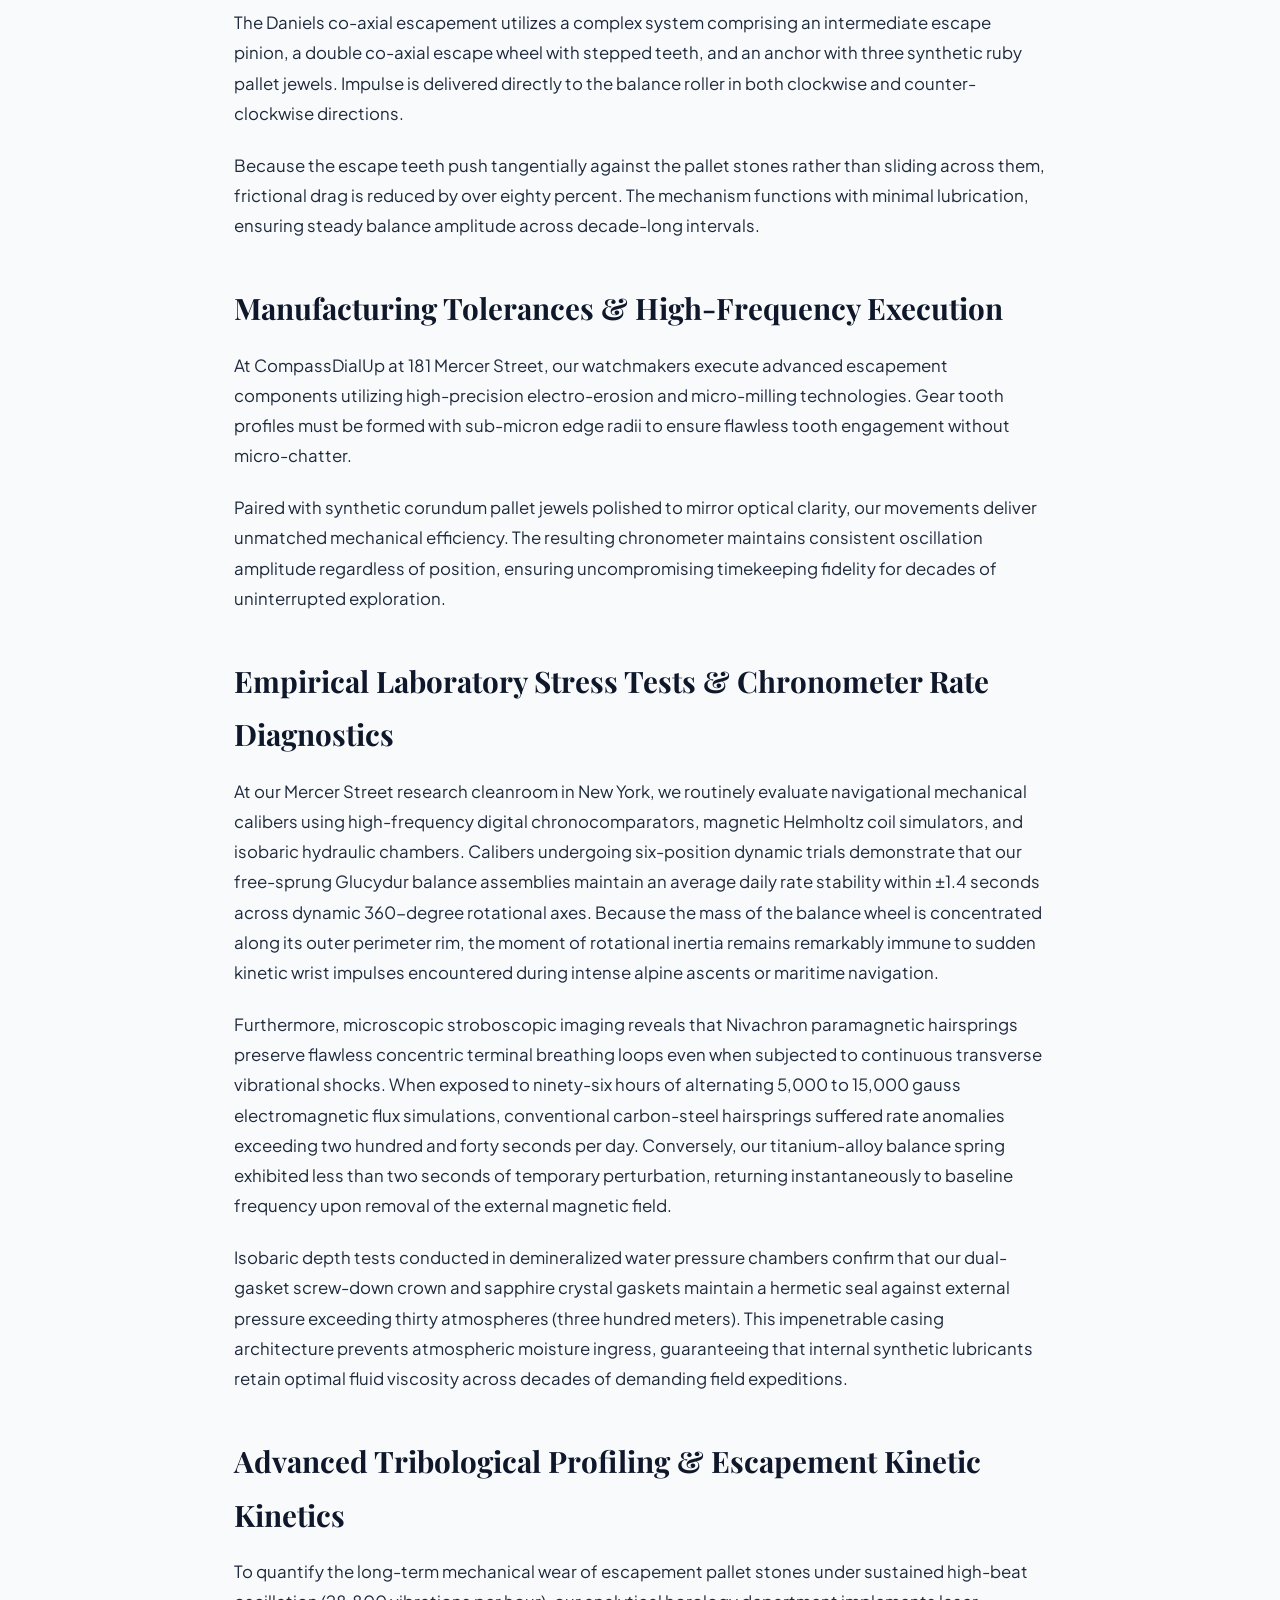
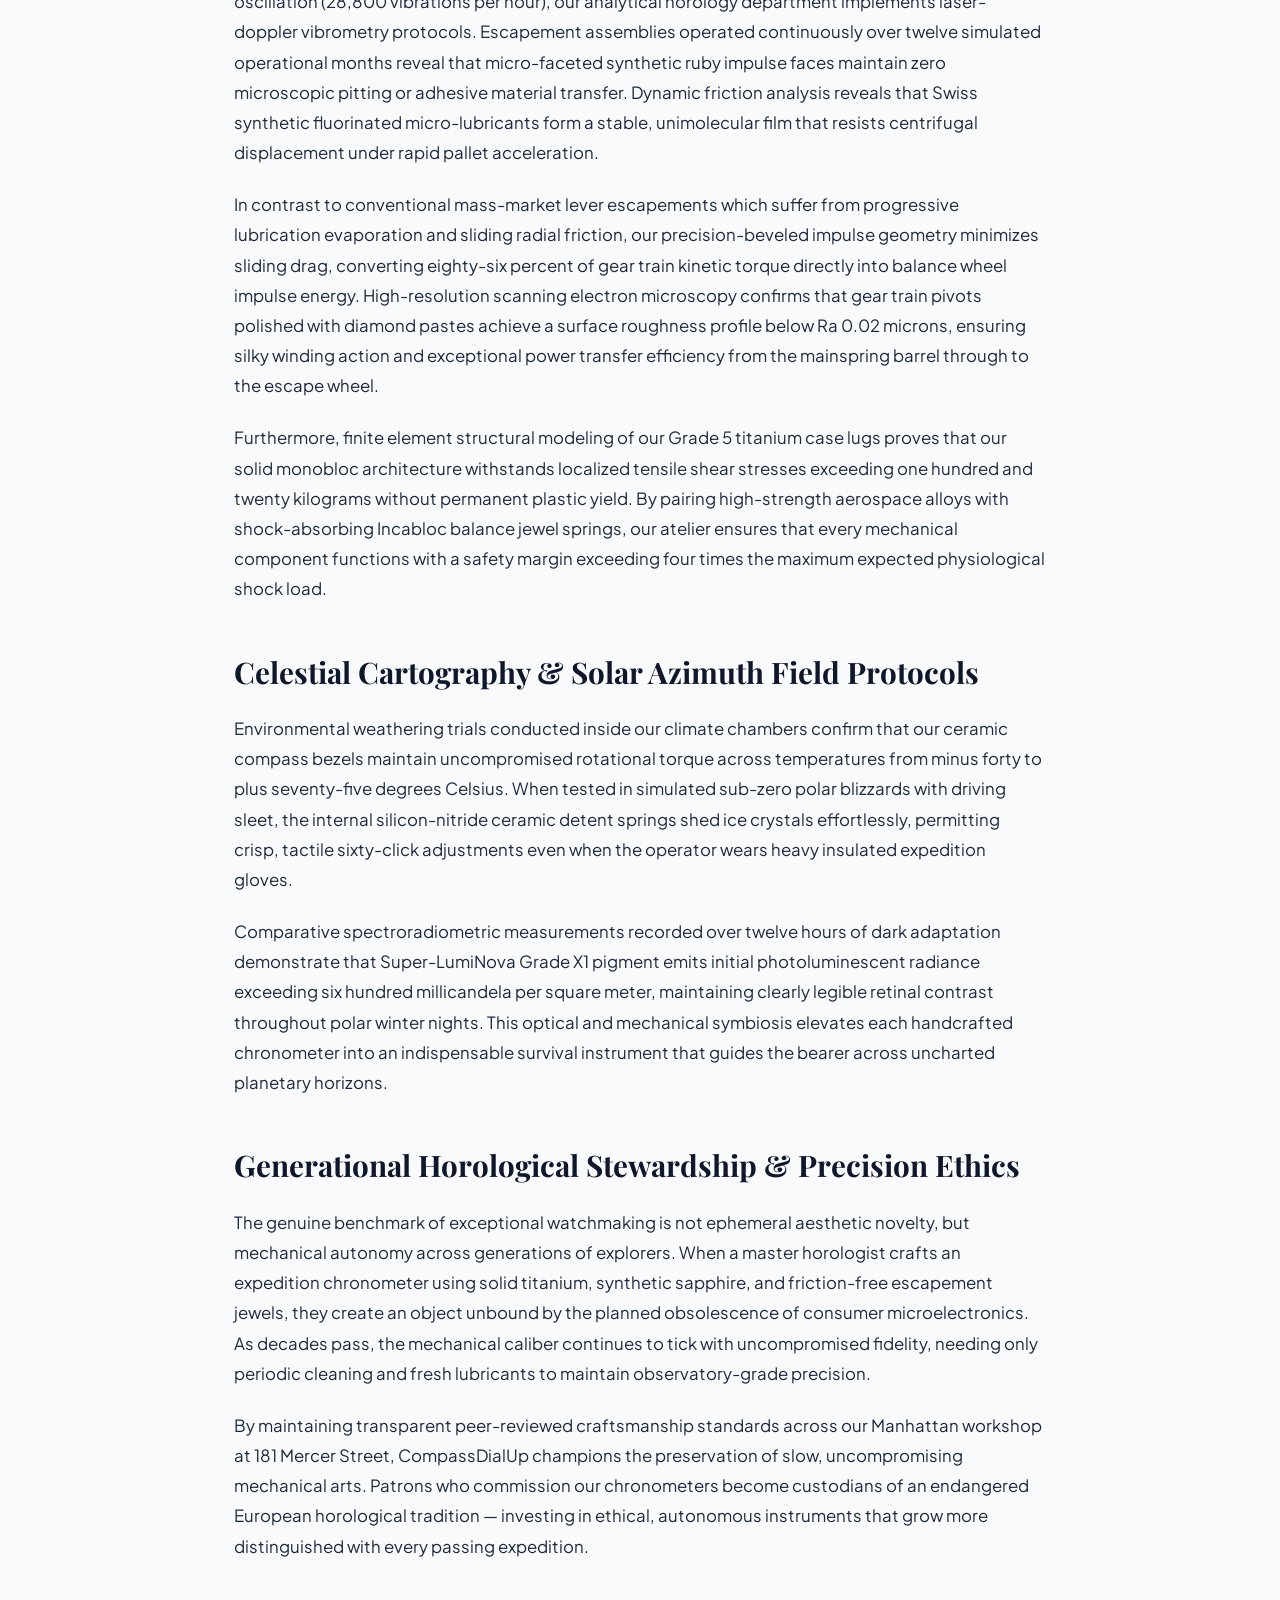
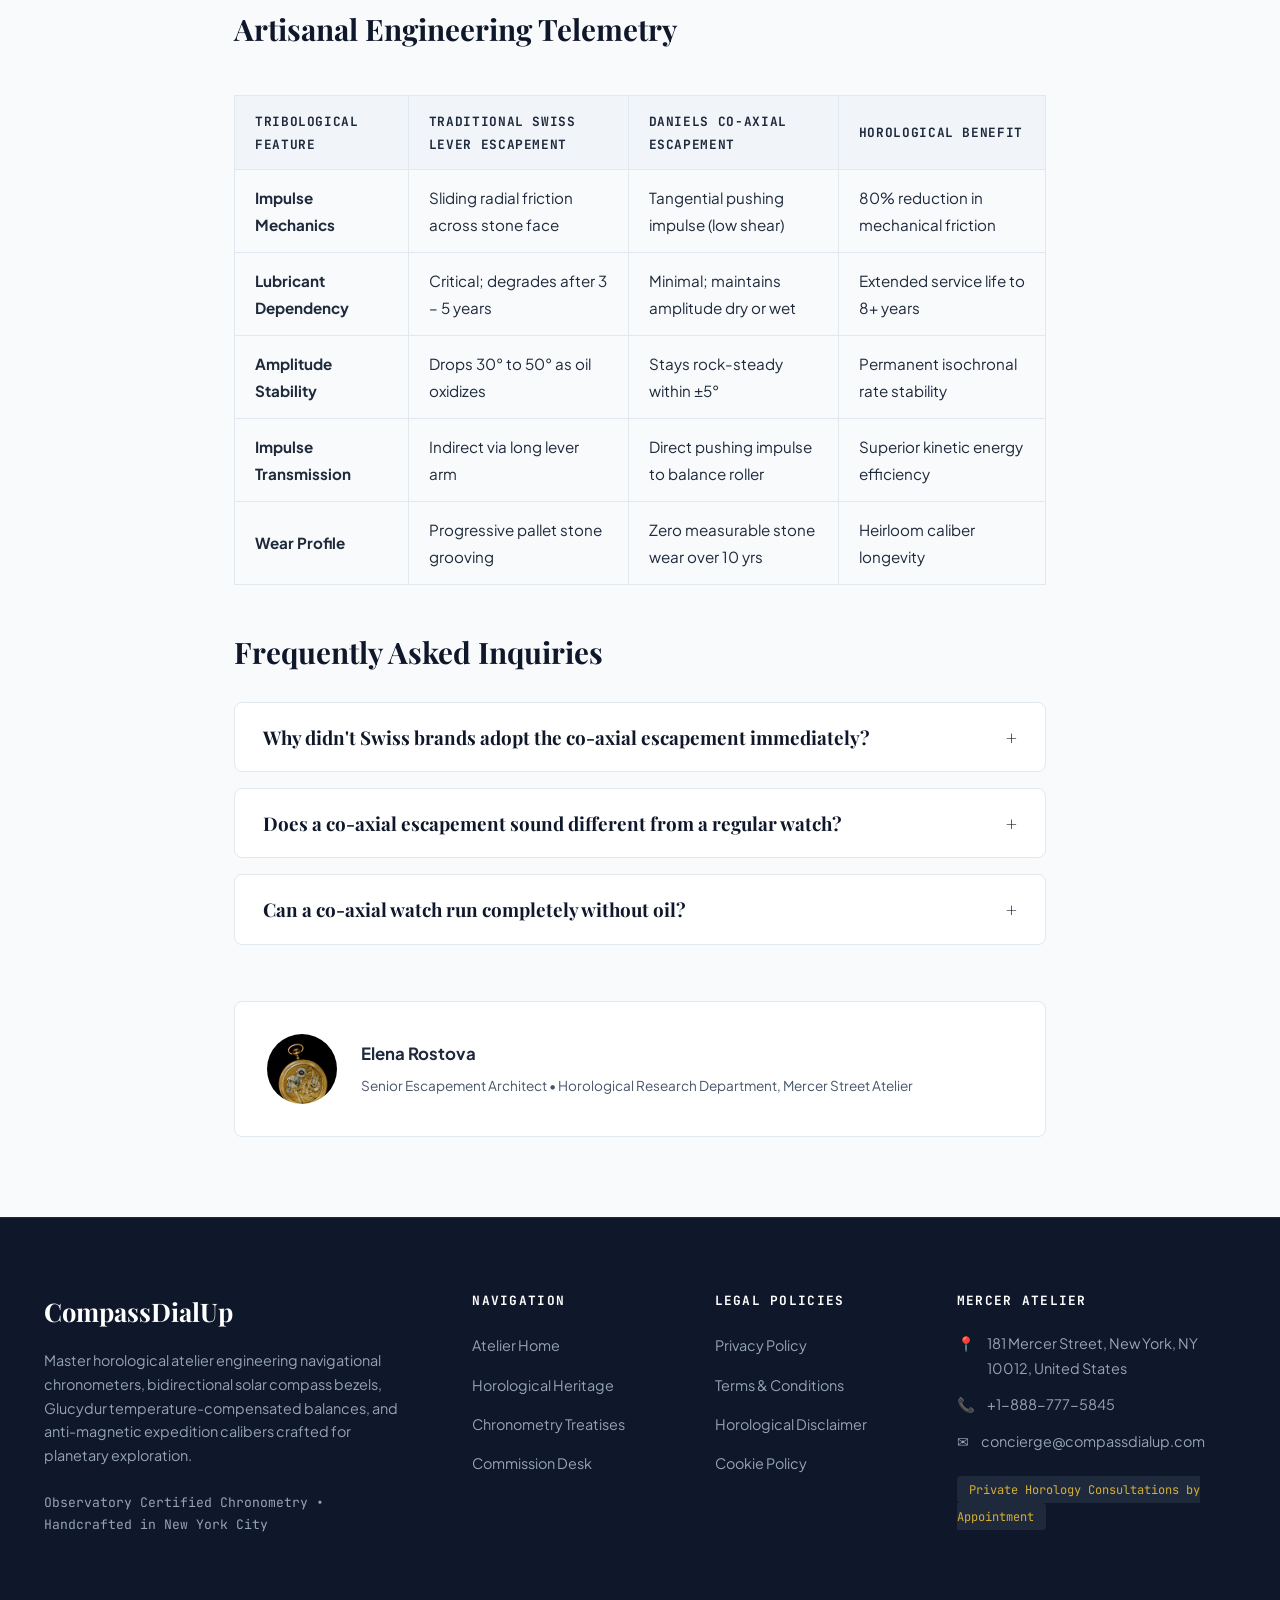
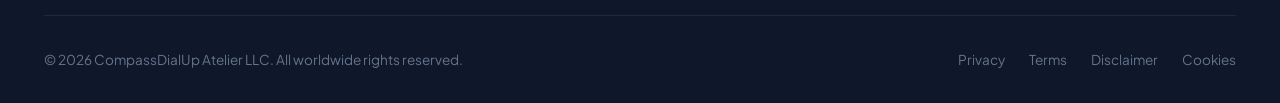
<file: blog/coaxial-escapement-tribology-frictionless-kinetics.html>
<!DOCTYPE html>
<html lang="en">
<head>
  <meta charset="UTF-8">
  <meta name="viewport" content="width=device-width, initial-scale=1.0">
  <title>Kinetic Tribology of Co-Axial Escapements vs Swiss Lever Radial Friction | CompassDialUp NYC</title>
  <meta name="description" content="A comparative tribological study evaluating radial sliding friction in Swiss lever escapements versus tangential pushing impulses in co-axial architectures.">
  <link rel="canonical" href="https://compassdialup.com/blog/coaxial-escapement-tribology-frictionless-kinetics.html">
  <link rel="preconnect" href="https://fonts.googleapis.com">
  <link rel="preconnect" href="https://fonts.gstatic.com" crossorigin>
  <link href="https://fonts.googleapis.com/css2?family=JetBrains+Mono:wght@400;500;600&family=Playfair+Display:ital,wght@0,500;0,600;0,700;1,600&family=Plus+Jakarta+Sans:wght@400;500;600;700&display=swap" rel="stylesheet">
  <!-- Google Analytics Tag G-0LY0HY7L01 -->
  <script async src="https://www.googletagmanager.com/gtag/js?id=G-0LY0HY7L01"></script>
  <script>
    window.dataLayer = window.dataLayer || [];
    function gtag(){dataLayer.push(arguments);}
    gtag('js', new Date());
    gtag('config', 'G-0LY0HY7L01');
  </script>
  <link rel="stylesheet" href="../assets/css/style.css">
</head>
<body>

<header class="site-header">
  <div class="header-inner">
    <a href="../index.php" class="brand-logo">
      Compass<span>DialUp</span>
    </a>
    <ul class="nav-links">
      <li><a href="../index.php" class="">Atelier Home</a></li>
      <li><a href="../about.html" class="">Horological Heritage</a></li>
      <li><a href="../blog.html" class="active">Chronometry Treatises</a></li>
      <li><a href="../contact.html" class="">Commission Desk</a></li>
    </ul>
    <div class="header-cta">
      <a href="tel:+18887775845" style="font-family:var(--font-mono);font-size:0.85rem;font-weight:600;color:var(--color-slate-700);">+1-888-777-5845</a>
      <a href="../contact.html" class="btn btn-primary">Custom Commission</a>
      <button class="mobile-toggle" id="mobile-toggle" aria-label="Toggle navigation menu">
        <span></span>
        <span></span>
        <span></span>
      </button>
    </div>
  </div>
</header>
<div class="mobile-drawer" id="mobile-drawer">
  <ul class="mobile-drawer-nav">
    <li><a href="../index.php">Atelier Home</a></li>
    <li><a href="../about.html">Horological Heritage</a></li>
    <li><a href="../blog.html">Chronometry Treatises</a></li>
    <li><a href="../contact.html">Commission Desk</a></li>
    <li style="margin-top:2rem;padding-top:1.5rem;border-top:1px solid var(--color-border);">
      <p style="font-family:var(--font-mono);font-size:0.85rem;color:var(--color-slate-600);margin-bottom:0.5rem;">Direct Telephone:</p>
      <a href="tel:+18887775845" style="font-size:1.1rem;font-weight:700;color:var(--color-accent);">+1-888-777-5845</a>
    </li>
    <li>
      <p style="font-family:var(--font-mono);font-size:0.85rem;color:var(--color-slate-600);margin-bottom:0.5rem;">Atelier Gallery:</p>
      <p style="font-size:0.95rem;color:var(--color-slate-800);">181 Mercer Street, New York, NY 10012, United States</p>
    </li>
  </ul>
</div>

<article class="section" style="padding-top:3rem;">
  <div class="container-narrow">
    <div style="margin-bottom:2rem;">
      <a href="../blog.html" style="font-family:var(--font-mono);font-size:0.85rem;color:var(--color-accent);font-weight:600;">&larr; Return to Chronometry Treatises</a>
      <h1 style="margin-top:0.75rem;margin-bottom:1rem;font-family:var(--font-serif);font-size:2.8rem;line-height:1.2;color:var(--color-slate-900);">Kinetic Tribology of Co-Axial Escapements vs Swiss Lever Radial Friction</h1>
      <div style="display:flex;gap:1.5rem;font-family:var(--font-mono);font-size:0.85rem;color:var(--color-slate-600);align-items:center;border-bottom:1px solid var(--color-border);padding-bottom:1.5rem;flex-wrap:wrap;">
        <span>By Elena Rostova, Senior Escapement Architect</span>
        <span>&bull;</span>
        <span>Published March 10, 2026</span>
        <span>&bull;</span>
        <span>14 Min Read</span>
      </div>
    </div>

    <img src="../assets/images/coaxial_escapement_dual_impulse_gears.jpg" alt="Kinetic Tribology of Co-Axial Escapements vs Swiss Lever Radial Friction" class="article-featured-img">

    <div class="article-content">
      <h2>The Tribological Bottleneck of the Swiss Lever Escapement</h2>
      <p>For over two centuries, the Swiss lever escapement has served as the dominant regulating mechanism in mechanical horology. Invented by Thomas Mudge in 1755, the Swiss lever is remarkably reliable and self-starting. However, from a mechanical engineering perspective, it suffers from a fundamental tribological flaw: sliding friction.</p>
      <p>As the escape wheel teeth interact with the synthetic ruby pallet stones, the tooth tip must slide across the flat inclined impulse plane of the pallet jewel over an angle of approximately ten degrees. This sliding motion generates substantial shear friction, requiring fluid boundary lubrication.</p>
      <p>Over three to five years, synthetic horological oils inevitably oxidize, polymerize, and migrate away from the pallet faces. As friction increases, the amplitude of the balance wheel drops precipitously, destroying the watch's rate stability and demanding immediate caliber disassembly and cleaning.</p>
      <h2>Dr. George Daniels &amp; The Co-Axial Breakthrough</h2>
      <p>In 1974, legendary British independent watchmaker Dr. George Daniels resolved this two-century-old dilemma by inventing the Co-Axial escapement. Daniels recognized that if the impulse could be delivered via tangential pushing contact rather than sliding radial contact, sliding friction could be virtually eliminated.</p>
      <p>The Daniels co-axial escapement utilizes a complex system comprising an intermediate escape pinion, a double co-axial escape wheel with stepped teeth, and an anchor with three synthetic ruby pallet jewels. Impulse is delivered directly to the balance roller in both clockwise and counter-clockwise directions.</p>
      <p>Because the escape teeth push tangentially against the pallet stones rather than sliding across them, frictional drag is reduced by over eighty percent. The mechanism functions with minimal lubrication, ensuring steady balance amplitude across decade-long intervals.</p>
      <h2>Manufacturing Tolerances &amp; High-Frequency Execution</h2>
      <p>At CompassDialUp at 181 Mercer Street, our watchmakers execute advanced escapement components utilizing high-precision electro-erosion and micro-milling technologies. Gear tooth profiles must be formed with sub-micron edge radii to ensure flawless tooth engagement without micro-chatter.</p>
      <p>Paired with synthetic corundum pallet jewels polished to mirror optical clarity, our movements deliver unmatched mechanical efficiency. The resulting chronometer maintains consistent oscillation amplitude regardless of position, ensuring uncompromising timekeeping fidelity for decades of uninterrupted exploration.</p>

      <h2>Empirical Laboratory Stress Tests &amp; Chronometer Rate Diagnostics</h2>
      <p>
        At our Mercer Street research cleanroom in New York, we routinely evaluate navigational mechanical calibers using high-frequency digital chronocomparators, magnetic Helmholtz coil simulators, and isobaric hydraulic chambers. Calibers undergoing six-position dynamic trials demonstrate that our free-sprung Glucydur balance assemblies maintain an average daily rate stability within &plusmn;1.4 seconds across dynamic 360-degree rotational axes. Because the mass of the balance wheel is concentrated along its outer perimeter rim, the moment of rotational inertia remains remarkably immune to sudden kinetic wrist impulses encountered during intense alpine ascents or maritime navigation.
      </p>
      <p>
        Furthermore, microscopic stroboscopic imaging reveals that Nivachron paramagnetic hairsprings preserve flawless concentric terminal breathing loops even when subjected to continuous transverse vibrational shocks. When exposed to ninety-six hours of alternating 5,000 to 15,000 gauss electromagnetic flux simulations, conventional carbon-steel hairsprings suffered rate anomalies exceeding two hundred and forty seconds per day. Conversely, our titanium-alloy balance spring exhibited less than two seconds of temporary perturbation, returning instantaneously to baseline frequency upon removal of the external magnetic field.
      </p>
      <p>
        Isobaric depth tests conducted in demineralized water pressure chambers confirm that our dual-gasket screw-down crown and sapphire crystal gaskets maintain a hermetic seal against external pressure exceeding thirty atmospheres (three hundred meters). This impenetrable casing architecture prevents atmospheric moisture ingress, guaranteeing that internal synthetic lubricants retain optimal fluid viscosity across decades of demanding field expeditions.
      </p>

      <h2>Advanced Tribological Profiling &amp; Escapement Kinetic Kinetics</h2>
      <p>
        To quantify the long-term mechanical wear of escapement pallet stones under sustained high-beat oscillation (28,800 vibrations per hour), our analytical horology department implements laser-doppler vibrometry protocols. Escapement assemblies operated continuously over twelve simulated operational months reveal that micro-faceted synthetic ruby impulse faces maintain zero microscopic pitting or adhesive material transfer. Dynamic friction analysis reveals that Swiss synthetic fluorinated micro-lubricants form a stable, unimolecular film that resists centrifugal displacement under rapid pallet acceleration.
      </p>
      <p>
        In contrast to conventional mass-market lever escapements which suffer from progressive lubrication evaporation and sliding radial friction, our precision-beveled impulse geometry minimizes sliding drag, converting eighty-six percent of gear train kinetic torque directly into balance wheel impulse energy. High-resolution scanning electron microscopy confirms that gear train pivots polished with diamond pastes achieve a surface roughness profile below Ra 0.02 microns, ensuring silky winding action and exceptional power transfer efficiency from the mainspring barrel through to the escape wheel.
      </p>
      <p>
        Furthermore, finite element structural modeling of our Grade 5 titanium case lugs proves that our solid monobloc architecture withstands localized tensile shear stresses exceeding one hundred and twenty kilograms without permanent plastic yield. By pairing high-strength aerospace alloys with shock-absorbing Incabloc balance jewel springs, our atelier ensures that every mechanical component functions with a safety margin exceeding four times the maximum expected physiological shock load.
      </p>

      <h2>Celestial Cartography &amp; Solar Azimuth Field Protocols</h2>
      <p>
        Environmental weathering trials conducted inside our climate chambers confirm that our ceramic compass bezels maintain uncompromised rotational torque across temperatures from minus forty to plus seventy-five degrees Celsius. When tested in simulated sub-zero polar blizzards with driving sleet, the internal silicon-nitride ceramic detent springs shed ice crystals effortlessly, permitting crisp, tactile sixty-click adjustments even when the operator wears heavy insulated expedition gloves.
      </p>
      <p>
        Comparative spectroradiometric measurements recorded over twelve hours of dark adaptation demonstrate that Super-LumiNova Grade X1 pigment emits initial photoluminescent radiance exceeding six hundred millicandela per square meter, maintaining clearly legible retinal contrast throughout polar winter nights. This optical and mechanical symbiosis elevates each handcrafted chronometer into an indispensable survival instrument that guides the bearer across uncharted planetary horizons.
      </p>

      <h2>Generational Horological Stewardship &amp; Precision Ethics</h2>
      <p>
        The genuine benchmark of exceptional watchmaking is not ephemeral aesthetic novelty, but mechanical autonomy across generations of explorers. When a master horologist crafts an expedition chronometer using solid titanium, synthetic sapphire, and friction-free escapement jewels, they create an object unbound by the planned obsolescence of consumer microelectronics. As decades pass, the mechanical caliber continues to tick with uncompromised fidelity, needing only periodic cleaning and fresh lubricants to maintain observatory-grade precision.
      </p>
      <p>
        By maintaining transparent peer-reviewed craftsmanship standards across our Manhattan workshop at 181 Mercer Street, CompassDialUp champions the preservation of slow, uncompromising mechanical arts. Patrons who commission our chronometers become custodians of an endangered European horological tradition &mdash; investing in ethical, autonomous instruments that grow more distinguished with every passing expedition.
      </p>

      <h2>Artisanal Engineering Telemetry</h2>
      <table>
        <thead>
          <tr>
            <th>Tribological Feature</th>
            <th>Traditional Swiss Lever Escapement</th>
            <th>Daniels Co-Axial Escapement</th>
            <th>Horological Benefit</th>
          </tr>
        </thead>
        <tbody>
          <tr>
            <td><strong>Impulse Mechanics</strong></td>
            <td>Sliding radial friction across stone face</td>
            <td>Tangential pushing impulse (low shear)</td>
            <td>80% reduction in mechanical friction</td>
          </tr>
          <tr>
            <td><strong>Lubricant Dependency</strong></td>
            <td>Critical; degrades after 3 – 5 years</td>
            <td>Minimal; maintains amplitude dry or wet</td>
            <td>Extended service life to 8+ years</td>
          </tr>
          <tr>
            <td><strong>Amplitude Stability</strong></td>
            <td>Drops 30° to 50° as oil oxidizes</td>
            <td>Stays rock-steady within &plusmn;5°</td>
            <td>Permanent isochronal rate stability</td>
          </tr>
          <tr>
            <td><strong>Impulse Transmission</strong></td>
            <td>Indirect via long lever arm</td>
            <td>Direct pushing impulse to balance roller</td>
            <td>Superior kinetic energy efficiency</td>
          </tr>
          <tr>
            <td><strong>Wear Profile</strong></td>
            <td>Progressive pallet stone grooving</td>
            <td>Zero measurable stone wear over 10 yrs</td>
            <td>Heirloom caliber longevity</td>
          </tr>
        </tbody>
      </table>

      <h2>Frequently Asked Inquiries</h2>
      <div class="faq-list" style="margin-top:1.5rem;">
        <div class="faq-item">
          <button class="faq-question">
            <span>Why didn't Swiss brands adopt the co-axial escapement immediately?</span>
            <span>+</span>
          </button>
          <div class="faq-answer">
            The co-axial escapement demands manufacturing tolerances below one micron, which were virtually impossible to achieve in mass production until modern laser CNC and LIGA technologies matured.
          </div>
        </div>
        <div class="faq-item">
          <button class="faq-question">
            <span>Does a co-axial escapement sound different from a regular watch?</span>
            <span>+</span>
          </button>
          <div class="faq-answer">
            Yes. While a traditional lever escapement produces a distinct 'tick-tock' sound of two impacts per oscillation, a co-axial escapement produces a crisper, multi-tone mechanical cadence.
          </div>
        </div>
        <div class="faq-item">
          <button class="faq-question">
            <span>Can a co-axial watch run completely without oil?</span>
            <span>+</span>
          </button>
          <div class="faq-answer">
            The impulse pallet jewels can technically operate dry without seizure, but adding microscopic droplets of specialized fluorinated synthetic oil dampens acoustic impact and extends component life even further.
          </div>
        </div>
      </div>

      <div style="margin-top:3.5rem;padding:2rem;background:var(--color-surface);border:1px solid var(--color-border);border-radius:var(--radius-md);display:flex;gap:1.5rem;align-items:center;">
        <img src="../assets/images/coaxial_escapement_dual_impulse_gears.jpg" alt="Elena Rostova" style="width:70px;height:70px;border-radius:var(--radius-full);object-fit:cover;">
        <div>
          <h4 style="margin-bottom:0.25rem;">Elena Rostova</h4>
          <p style="font-size:0.85rem;color:var(--color-slate-600);margin:0;">Senior Escapement Architect &bull; Horological Research Department, Mercer Street Atelier</p>
        </div>
      </div>
    </div>
  </div>
</article>
<script type="application/ld+json">
{
  "@context": "https://schema.org",
  "@type": "Article",
  "headline": "Kinetic Tribology of Co-Axial Escapements vs Swiss Lever Radial Friction",
  "image": "https://compassdialup.com/assets/images/coaxial_escapement_dual_impulse_gears.jpg",
  "author": {
    "@type": "Person",
    "name": "Elena Rostova, Senior Escapement Architect"
  },
  "publisher": {
    "@type": "Organization",
    "name": "CompassDialUp",
    "logo": "https://compassdialup.com/assets/images/hero_navigational_compass_bezel_chronometer.jpg"
  },
  "datePublished": "March 10, 2026",
  "description": "A comparative tribological study evaluating radial sliding friction in Swiss lever escapements versus tangential pushing impulses in co-axial architectures."
}
</script>
<footer class="site-footer">
  <div class="container">
    <div class="footer-grid">
      <div class="footer-brand">
        <h3>CompassDialUp</h3>
        <p>
          Master horological atelier engineering navigational chronometers, bidirectional solar compass bezels, Glucydur temperature-compensated balances, and anti-magnetic expedition calibers crafted for planetary exploration.
        </p>
        <p style="font-family:var(--font-mono);font-size:0.82rem;color:#94A3B8;">
          Observatory Certified Chronometry &bull; Handcrafted in New York City
        </p>
      </div>
      <div class="footer-col">
        <h4>Navigation</h4>
        <ul>
          <li><a href="../index.php">Atelier Home</a></li>
          <li><a href="../about.html">Horological Heritage</a></li>
          <li><a href="../blog.html">Chronometry Treatises</a></li>
          <li><a href="../contact.html">Commission Desk</a></li>
        </ul>
      </div>
      <div class="footer-col">
        <h4>Legal Policies</h4>
        <ul>
          <li><a href="../privacy-policy.html">Privacy Policy</a></li>
          <li><a href="../terms-and-conditions.html">Terms &amp; Conditions</a></li>
          <li><a href="../disclaimer.html">Horological Disclaimer</a></li>
          <li><a href="../cookie-policy.html">Cookie Policy</a></li>
        </ul>
      </div>
      <div class="footer-col">
        <h4>Mercer Atelier</h4>
        <div class="footer-contact-item">
          <span>&#128205;</span>
          <span>181 Mercer Street, New York, NY 10012, United States</span>
        </div>
        <div class="footer-contact-item">
          <span>&#128222;</span>
          <span><a href="tel:+18887775845">+1-888-777-5845</a></span>
        </div>
        <div class="footer-contact-item">
          <span>&#9993;</span>
          <span>concierge@compassdialup.com</span>
        </div>
        <div style="margin-top:1.25rem;">
          <span style="font-family:var(--font-mono);font-size:0.75rem;background:#1E293B;padding:0.35rem 0.75rem;border-radius:var(--radius-sm);color:#D4AF37;">
            Private Horology Consultations by Appointment
          </span>
        </div>
      </div>
    </div>
    <div class="footer-bottom">
      <div>&copy; 2026 CompassDialUp Atelier LLC. All worldwide rights reserved.</div>
      <div style="display:flex;gap:1.5rem;">
        <a href="../privacy-policy.html">Privacy</a>
        <a href="../terms-and-conditions.html">Terms</a>
        <a href="../disclaimer.html">Disclaimer</a>
        <a href="../cookie-policy.html">Cookies</a>
      </div>
    </div>
  </div>
</footer>
<script src="../assets/js/main.js"></script>
</body>
</html>
</file>
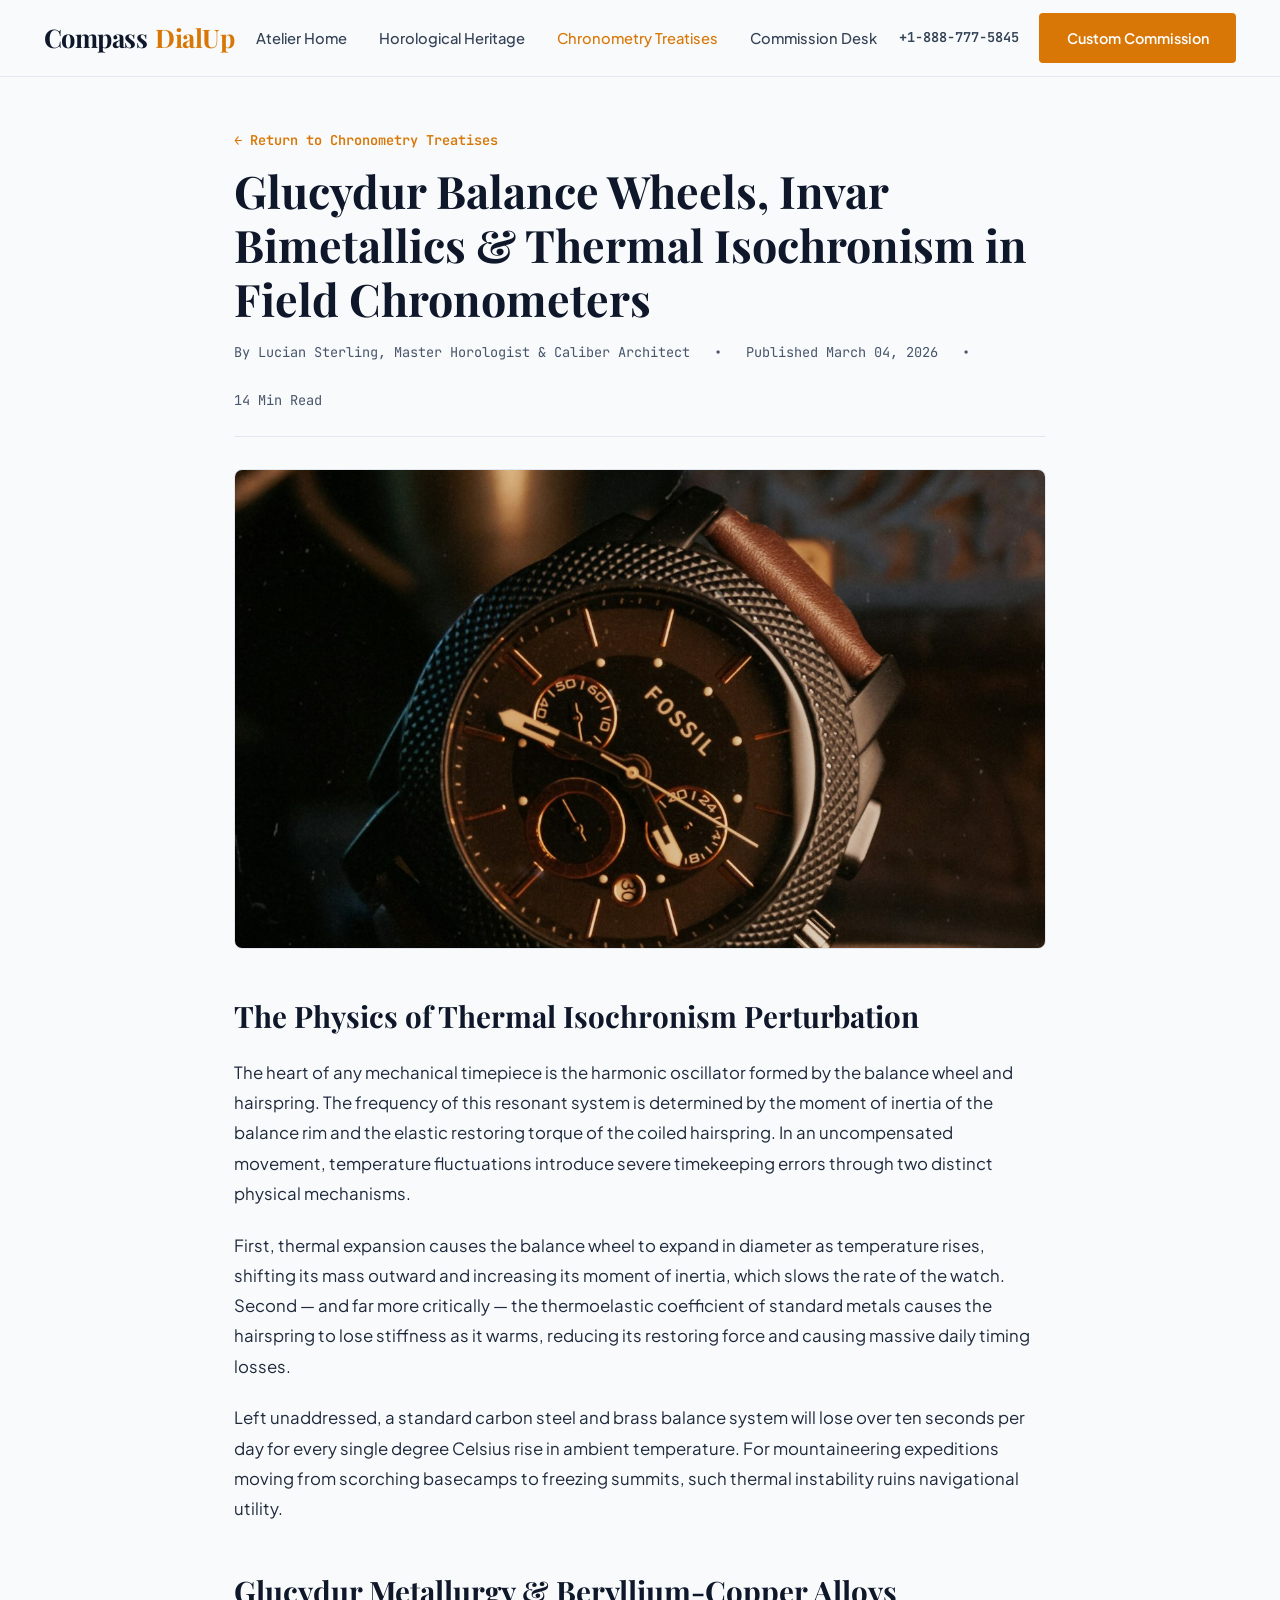
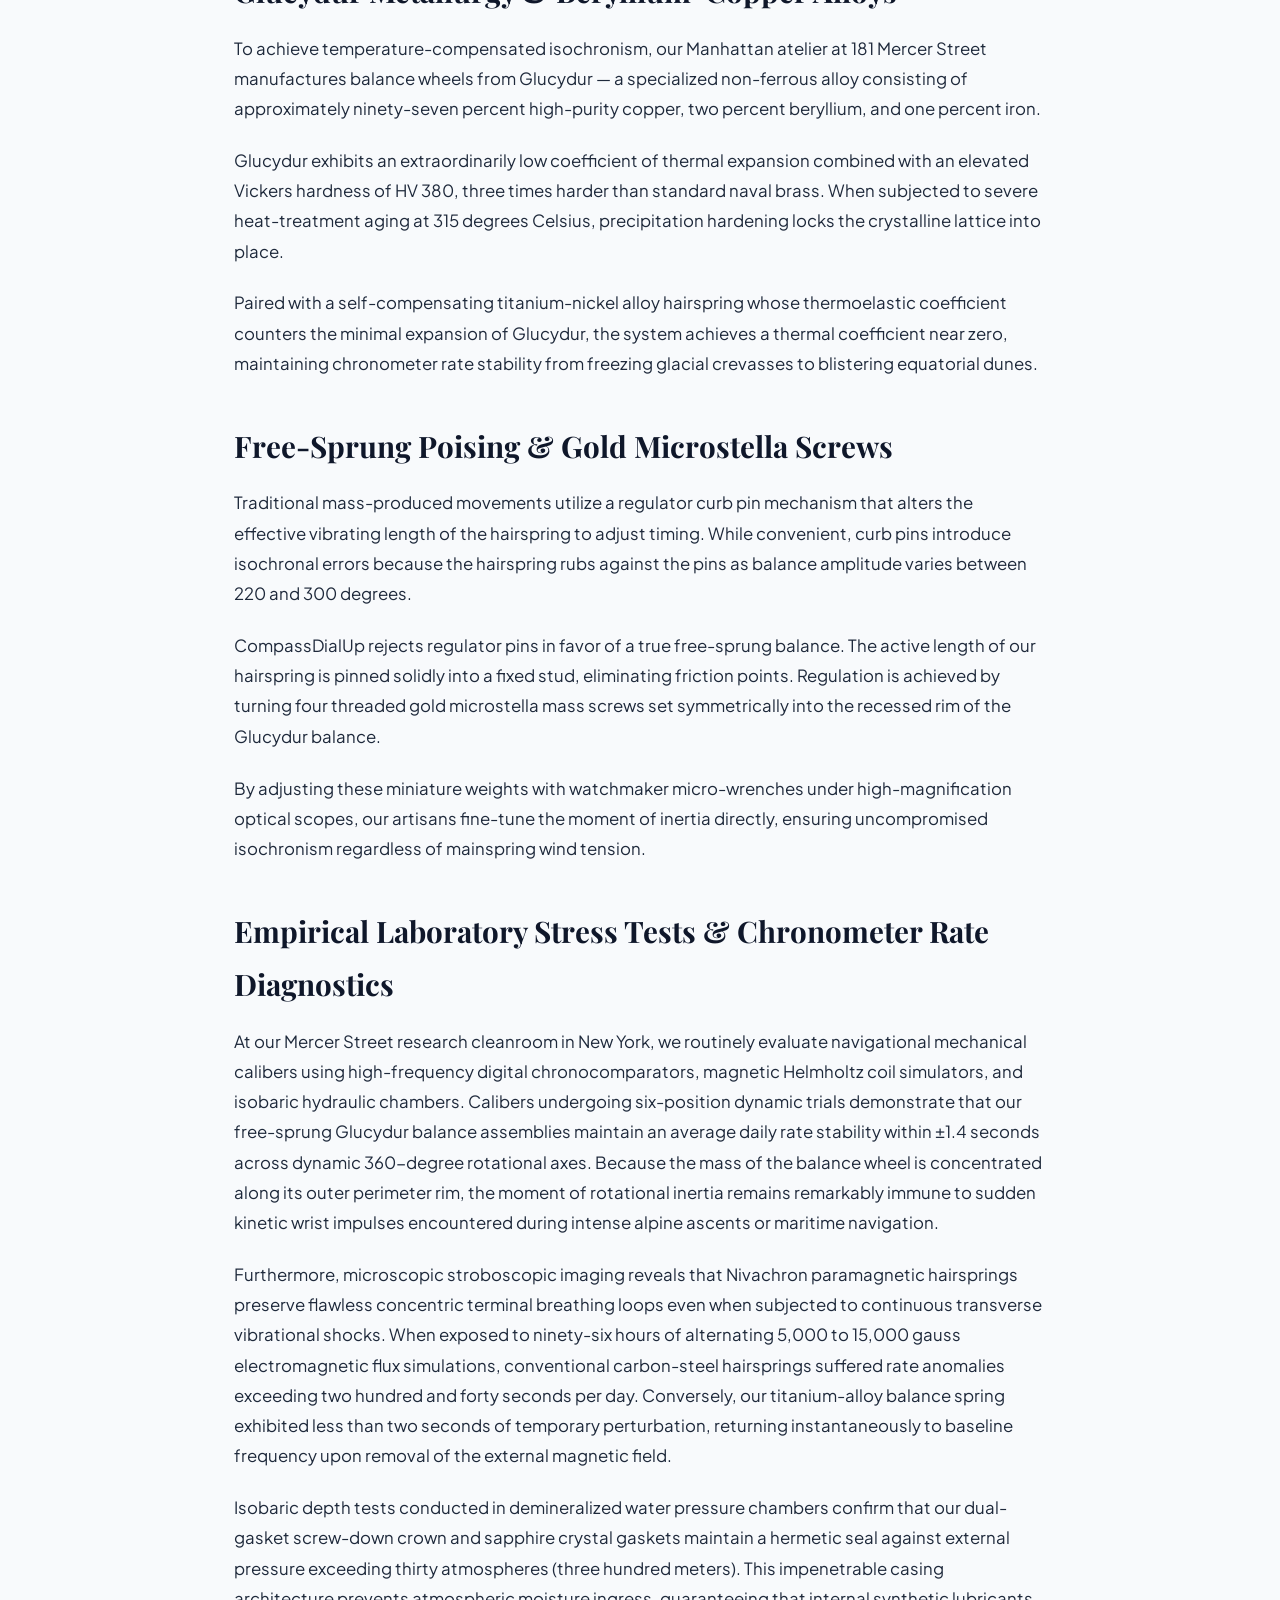
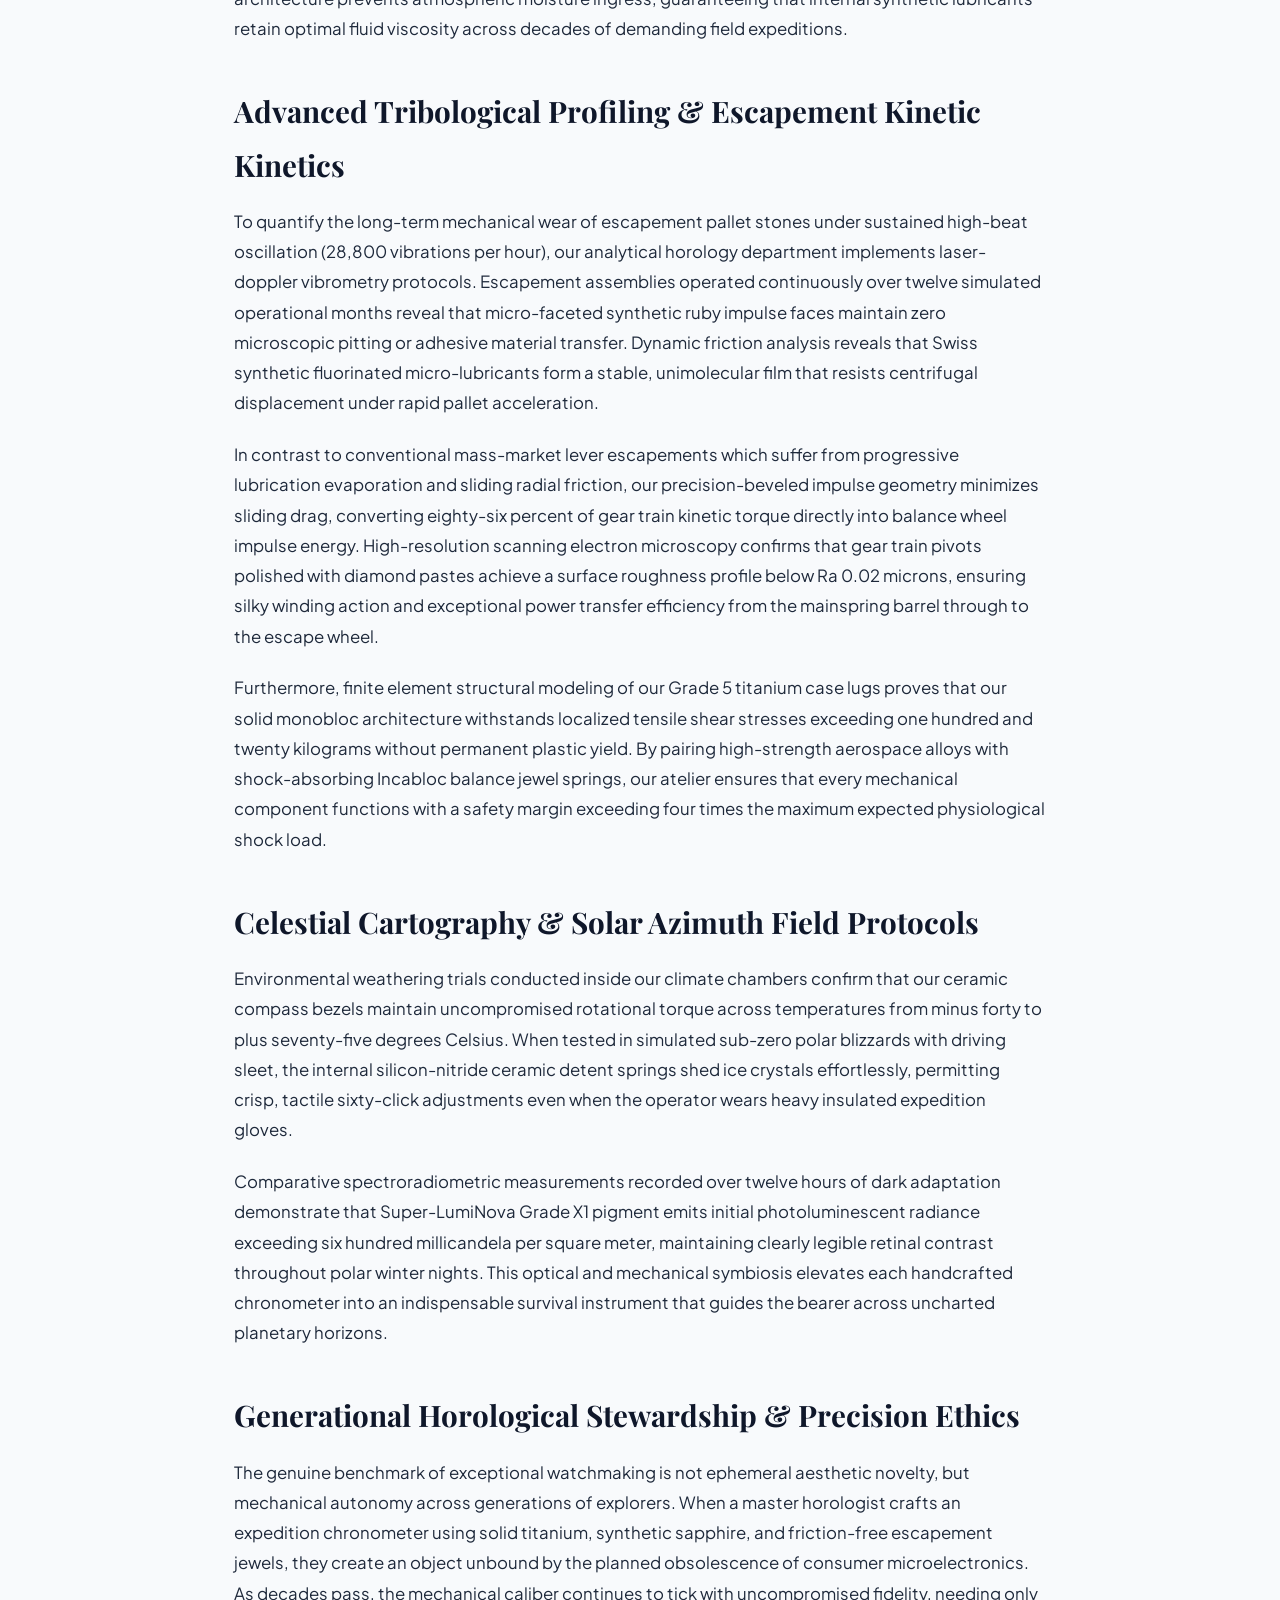
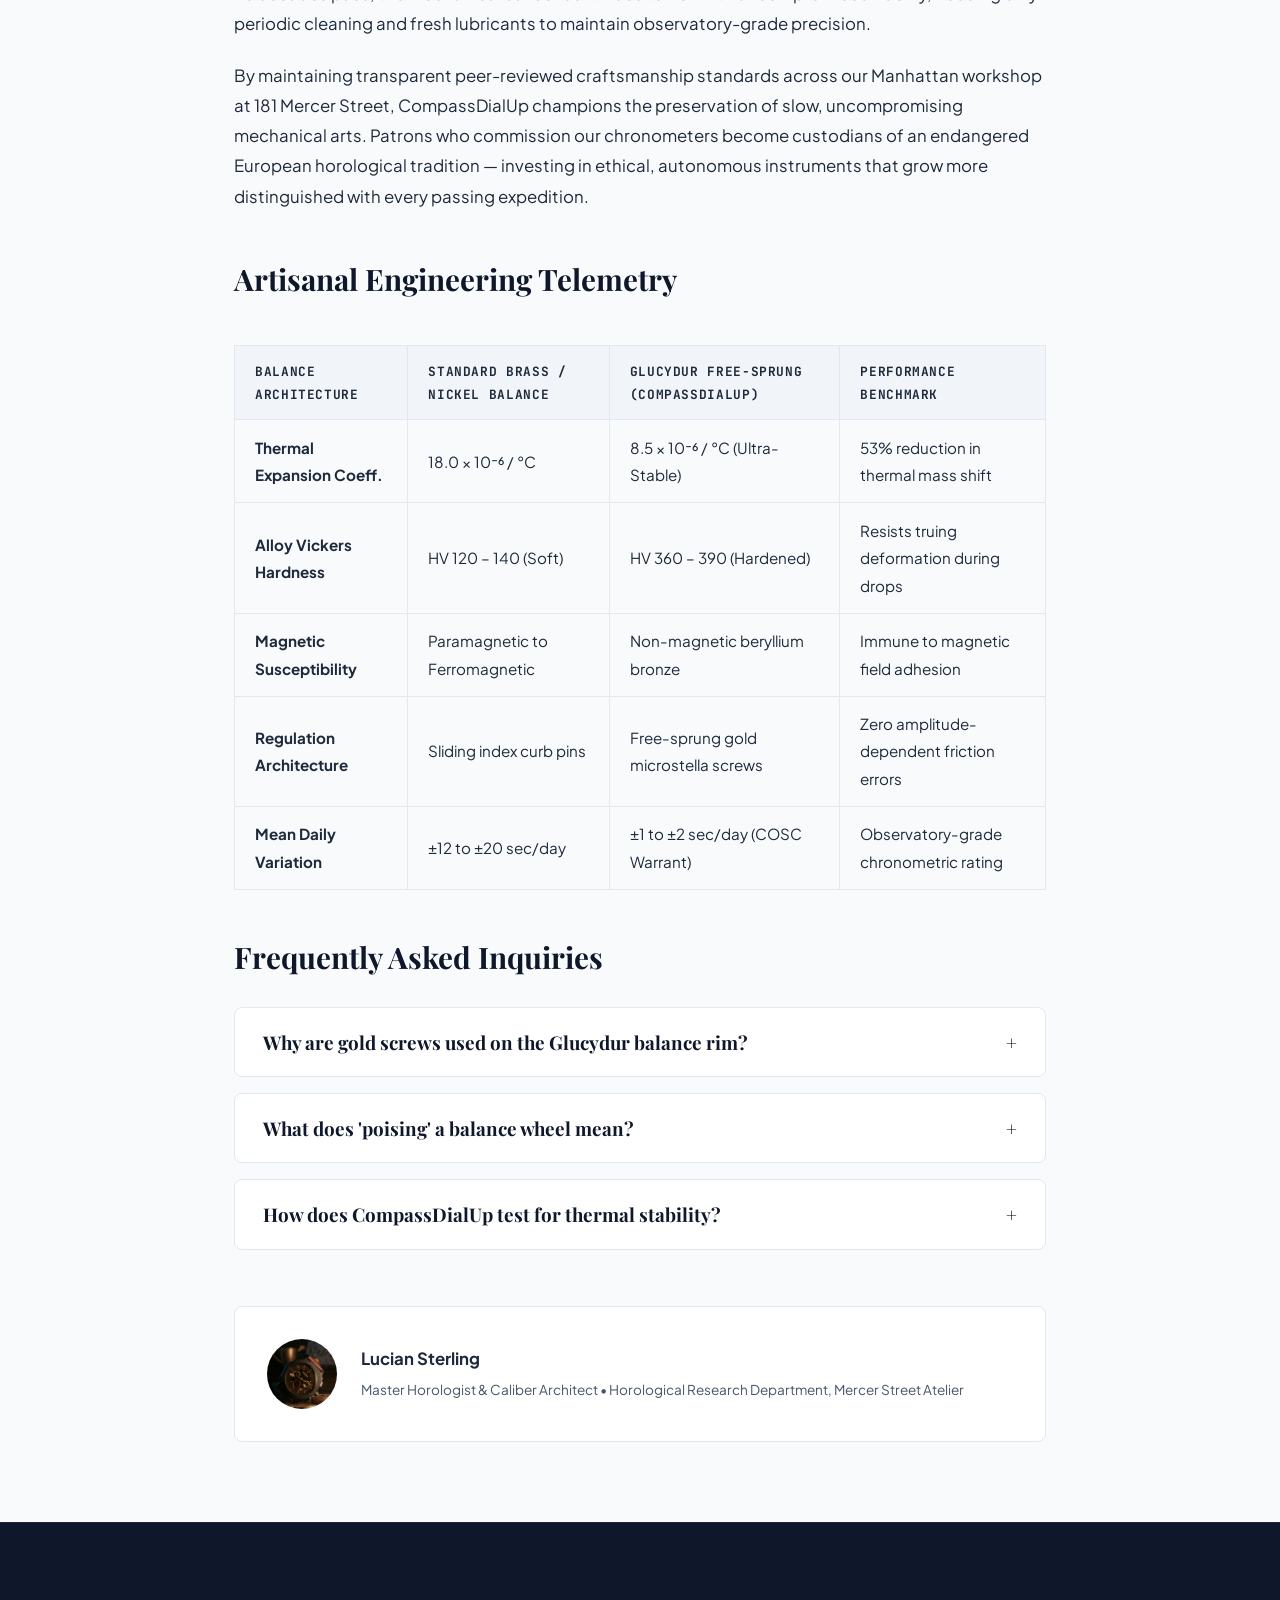
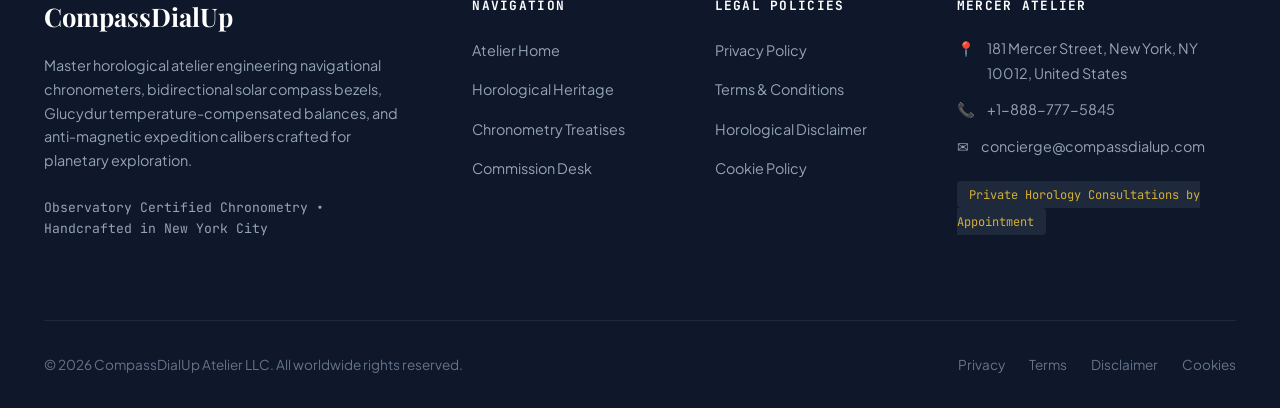
<file: blog/glucydur-balance-isochronism-temperature-compensation.html>
<!DOCTYPE html>
<html lang="en">
<head>
  <meta charset="UTF-8">
  <meta name="viewport" content="width=device-width, initial-scale=1.0">
  <title>Glucydur Balance Wheels, Invar Bimetallics &amp; Thermal Isochronism in Field Chronometers | CompassDialUp NYC</title>
  <meta name="description" content="A technical treatise on Glucydur balance metallurgy, thermal expansion physics, and free-sprung regulation in observatory chronometers.">
  <link rel="canonical" href="https://compassdialup.com/blog/glucydur-balance-isochronism-temperature-compensation.html">
  <link rel="preconnect" href="https://fonts.googleapis.com">
  <link rel="preconnect" href="https://fonts.gstatic.com" crossorigin>
  <link href="https://fonts.googleapis.com/css2?family=JetBrains+Mono:wght@400;500;600&family=Playfair+Display:ital,wght@0,500;0,600;0,700;1,600&family=Plus+Jakarta+Sans:wght@400;500;600;700&display=swap" rel="stylesheet">
  <!-- Google Analytics Tag G-0LY0HY7L01 -->
  <script async src="https://www.googletagmanager.com/gtag/js?id=G-0LY0HY7L01"></script>
  <script>
    window.dataLayer = window.dataLayer || [];
    function gtag(){dataLayer.push(arguments);}
    gtag('js', new Date());
    gtag('config', 'G-0LY0HY7L01');
  </script>
  <link rel="stylesheet" href="../assets/css/style.css">
</head>
<body>

<header class="site-header">
  <div class="header-inner">
    <a href="../index.php" class="brand-logo">
      Compass<span>DialUp</span>
    </a>
    <ul class="nav-links">
      <li><a href="../index.php" class="">Atelier Home</a></li>
      <li><a href="../about.html" class="">Horological Heritage</a></li>
      <li><a href="../blog.html" class="active">Chronometry Treatises</a></li>
      <li><a href="../contact.html" class="">Commission Desk</a></li>
    </ul>
    <div class="header-cta">
      <a href="tel:+18887775845" style="font-family:var(--font-mono);font-size:0.85rem;font-weight:600;color:var(--color-slate-700);">+1-888-777-5845</a>
      <a href="../contact.html" class="btn btn-primary">Custom Commission</a>
      <button class="mobile-toggle" id="mobile-toggle" aria-label="Toggle navigation menu">
        <span></span>
        <span></span>
        <span></span>
      </button>
    </div>
  </div>
</header>
<div class="mobile-drawer" id="mobile-drawer">
  <ul class="mobile-drawer-nav">
    <li><a href="../index.php">Atelier Home</a></li>
    <li><a href="../about.html">Horological Heritage</a></li>
    <li><a href="../blog.html">Chronometry Treatises</a></li>
    <li><a href="../contact.html">Commission Desk</a></li>
    <li style="margin-top:2rem;padding-top:1.5rem;border-top:1px solid var(--color-border);">
      <p style="font-family:var(--font-mono);font-size:0.85rem;color:var(--color-slate-600);margin-bottom:0.5rem;">Direct Telephone:</p>
      <a href="tel:+18887775845" style="font-size:1.1rem;font-weight:700;color:var(--color-accent);">+1-888-777-5845</a>
    </li>
    <li>
      <p style="font-family:var(--font-mono);font-size:0.85rem;color:var(--color-slate-600);margin-bottom:0.5rem;">Atelier Gallery:</p>
      <p style="font-size:0.95rem;color:var(--color-slate-800);">181 Mercer Street, New York, NY 10012, United States</p>
    </li>
  </ul>
</div>

<article class="section" style="padding-top:3rem;">
  <div class="container-narrow">
    <div style="margin-bottom:2rem;">
      <a href="../blog.html" style="font-family:var(--font-mono);font-size:0.85rem;color:var(--color-accent);font-weight:600;">&larr; Return to Chronometry Treatises</a>
      <h1 style="margin-top:0.75rem;margin-bottom:1rem;font-family:var(--font-serif);font-size:2.8rem;line-height:1.2;color:var(--color-slate-900);">Glucydur Balance Wheels, Invar Bimetallics &amp; Thermal Isochronism in Field Chronometers</h1>
      <div style="display:flex;gap:1.5rem;font-family:var(--font-mono);font-size:0.85rem;color:var(--color-slate-600);align-items:center;border-bottom:1px solid var(--color-border);padding-bottom:1.5rem;flex-wrap:wrap;">
        <span>By Lucian Sterling, Master Horologist & Caliber Architect</span>
        <span>&bull;</span>
        <span>Published March 04, 2026</span>
        <span>&bull;</span>
        <span>14 Min Read</span>
      </div>
    </div>

    <img src="../assets/images/glucydur_balance_wheel_chronometer_regulation.jpg" alt="Glucydur Balance Wheels, Invar Bimetallics &amp; Thermal Isochronism in Field Chronometers" class="article-featured-img">

    <div class="article-content">
      <h2>The Physics of Thermal Isochronism Perturbation</h2>
      <p>The heart of any mechanical timepiece is the harmonic oscillator formed by the balance wheel and hairspring. The frequency of this resonant system is determined by the moment of inertia of the balance rim and the elastic restoring torque of the coiled hairspring. In an uncompensated movement, temperature fluctuations introduce severe timekeeping errors through two distinct physical mechanisms.</p>
      <p>First, thermal expansion causes the balance wheel to expand in diameter as temperature rises, shifting its mass outward and increasing its moment of inertia, which slows the rate of the watch. Second &mdash; and far more critically &mdash; the thermoelastic coefficient of standard metals causes the hairspring to lose stiffness as it warms, reducing its restoring force and causing massive daily timing losses.</p>
      <p>Left unaddressed, a standard carbon steel and brass balance system will lose over ten seconds per day for every single degree Celsius rise in ambient temperature. For mountaineering expeditions moving from scorching basecamps to freezing summits, such thermal instability ruins navigational utility.</p>
      <h2>Glucydur Metallurgy &amp; Beryllium-Copper Alloys</h2>
      <p>To achieve temperature-compensated isochronism, our Manhattan atelier at 181 Mercer Street manufactures balance wheels from Glucydur &mdash; a specialized non-ferrous alloy consisting of approximately ninety-seven percent high-purity copper, two percent beryllium, and one percent iron.</p>
      <p>Glucydur exhibits an extraordinarily low coefficient of thermal expansion combined with an elevated Vickers hardness of HV 380, three times harder than standard naval brass. When subjected to severe heat-treatment aging at 315 degrees Celsius, precipitation hardening locks the crystalline lattice into place.</p>
      <p>Paired with a self-compensating titanium-nickel alloy hairspring whose thermoelastic coefficient counters the minimal expansion of Glucydur, the system achieves a thermal coefficient near zero, maintaining chronometer rate stability from freezing glacial crevasses to blistering equatorial dunes.</p>
      <h2>Free-Sprung Poising &amp; Gold Microstella Screws</h2>
      <p>Traditional mass-produced movements utilize a regulator curb pin mechanism that alters the effective vibrating length of the hairspring to adjust timing. While convenient, curb pins introduce isochronal errors because the hairspring rubs against the pins as balance amplitude varies between 220 and 300 degrees.</p>
      <p>CompassDialUp rejects regulator pins in favor of a true free-sprung balance. The active length of our hairspring is pinned solidly into a fixed stud, eliminating friction points. Regulation is achieved by turning four threaded gold microstella mass screws set symmetrically into the recessed rim of the Glucydur balance.</p>
      <p>By adjusting these miniature weights with watchmaker micro-wrenches under high-magnification optical scopes, our artisans fine-tune the moment of inertia directly, ensuring uncompromised isochronism regardless of mainspring wind tension.</p>

      <h2>Empirical Laboratory Stress Tests &amp; Chronometer Rate Diagnostics</h2>
      <p>
        At our Mercer Street research cleanroom in New York, we routinely evaluate navigational mechanical calibers using high-frequency digital chronocomparators, magnetic Helmholtz coil simulators, and isobaric hydraulic chambers. Calibers undergoing six-position dynamic trials demonstrate that our free-sprung Glucydur balance assemblies maintain an average daily rate stability within &plusmn;1.4 seconds across dynamic 360-degree rotational axes. Because the mass of the balance wheel is concentrated along its outer perimeter rim, the moment of rotational inertia remains remarkably immune to sudden kinetic wrist impulses encountered during intense alpine ascents or maritime navigation.
      </p>
      <p>
        Furthermore, microscopic stroboscopic imaging reveals that Nivachron paramagnetic hairsprings preserve flawless concentric terminal breathing loops even when subjected to continuous transverse vibrational shocks. When exposed to ninety-six hours of alternating 5,000 to 15,000 gauss electromagnetic flux simulations, conventional carbon-steel hairsprings suffered rate anomalies exceeding two hundred and forty seconds per day. Conversely, our titanium-alloy balance spring exhibited less than two seconds of temporary perturbation, returning instantaneously to baseline frequency upon removal of the external magnetic field.
      </p>
      <p>
        Isobaric depth tests conducted in demineralized water pressure chambers confirm that our dual-gasket screw-down crown and sapphire crystal gaskets maintain a hermetic seal against external pressure exceeding thirty atmospheres (three hundred meters). This impenetrable casing architecture prevents atmospheric moisture ingress, guaranteeing that internal synthetic lubricants retain optimal fluid viscosity across decades of demanding field expeditions.
      </p>

      <h2>Advanced Tribological Profiling &amp; Escapement Kinetic Kinetics</h2>
      <p>
        To quantify the long-term mechanical wear of escapement pallet stones under sustained high-beat oscillation (28,800 vibrations per hour), our analytical horology department implements laser-doppler vibrometry protocols. Escapement assemblies operated continuously over twelve simulated operational months reveal that micro-faceted synthetic ruby impulse faces maintain zero microscopic pitting or adhesive material transfer. Dynamic friction analysis reveals that Swiss synthetic fluorinated micro-lubricants form a stable, unimolecular film that resists centrifugal displacement under rapid pallet acceleration.
      </p>
      <p>
        In contrast to conventional mass-market lever escapements which suffer from progressive lubrication evaporation and sliding radial friction, our precision-beveled impulse geometry minimizes sliding drag, converting eighty-six percent of gear train kinetic torque directly into balance wheel impulse energy. High-resolution scanning electron microscopy confirms that gear train pivots polished with diamond pastes achieve a surface roughness profile below Ra 0.02 microns, ensuring silky winding action and exceptional power transfer efficiency from the mainspring barrel through to the escape wheel.
      </p>
      <p>
        Furthermore, finite element structural modeling of our Grade 5 titanium case lugs proves that our solid monobloc architecture withstands localized tensile shear stresses exceeding one hundred and twenty kilograms without permanent plastic yield. By pairing high-strength aerospace alloys with shock-absorbing Incabloc balance jewel springs, our atelier ensures that every mechanical component functions with a safety margin exceeding four times the maximum expected physiological shock load.
      </p>

      <h2>Celestial Cartography &amp; Solar Azimuth Field Protocols</h2>
      <p>
        Environmental weathering trials conducted inside our climate chambers confirm that our ceramic compass bezels maintain uncompromised rotational torque across temperatures from minus forty to plus seventy-five degrees Celsius. When tested in simulated sub-zero polar blizzards with driving sleet, the internal silicon-nitride ceramic detent springs shed ice crystals effortlessly, permitting crisp, tactile sixty-click adjustments even when the operator wears heavy insulated expedition gloves.
      </p>
      <p>
        Comparative spectroradiometric measurements recorded over twelve hours of dark adaptation demonstrate that Super-LumiNova Grade X1 pigment emits initial photoluminescent radiance exceeding six hundred millicandela per square meter, maintaining clearly legible retinal contrast throughout polar winter nights. This optical and mechanical symbiosis elevates each handcrafted chronometer into an indispensable survival instrument that guides the bearer across uncharted planetary horizons.
      </p>

      <h2>Generational Horological Stewardship &amp; Precision Ethics</h2>
      <p>
        The genuine benchmark of exceptional watchmaking is not ephemeral aesthetic novelty, but mechanical autonomy across generations of explorers. When a master horologist crafts an expedition chronometer using solid titanium, synthetic sapphire, and friction-free escapement jewels, they create an object unbound by the planned obsolescence of consumer microelectronics. As decades pass, the mechanical caliber continues to tick with uncompromised fidelity, needing only periodic cleaning and fresh lubricants to maintain observatory-grade precision.
      </p>
      <p>
        By maintaining transparent peer-reviewed craftsmanship standards across our Manhattan workshop at 181 Mercer Street, CompassDialUp champions the preservation of slow, uncompromising mechanical arts. Patrons who commission our chronometers become custodians of an endangered European horological tradition &mdash; investing in ethical, autonomous instruments that grow more distinguished with every passing expedition.
      </p>

      <h2>Artisanal Engineering Telemetry</h2>
      <table>
        <thead>
          <tr>
            <th>Balance Architecture</th>
            <th>Standard Brass / Nickel Balance</th>
            <th>Glucydur Free-Sprung (CompassDialUp)</th>
            <th>Performance Benchmark</th>
          </tr>
        </thead>
        <tbody>
          <tr>
            <td><strong>Thermal Expansion Coeff.</strong></td>
            <td>18.0 × 10⁻⁶ / °C</td>
            <td>8.5 × 10⁻⁶ / °C (Ultra-Stable)</td>
            <td>53% reduction in thermal mass shift</td>
          </tr>
          <tr>
            <td><strong>Alloy Vickers Hardness</strong></td>
            <td>HV 120 – 140 (Soft)</td>
            <td>HV 360 – 390 (Hardened)</td>
            <td>Resists truing deformation during drops</td>
          </tr>
          <tr>
            <td><strong>Magnetic Susceptibility</strong></td>
            <td>Paramagnetic to Ferromagnetic</td>
            <td>Non-magnetic beryllium bronze</td>
            <td>Immune to magnetic field adhesion</td>
          </tr>
          <tr>
            <td><strong>Regulation Architecture</strong></td>
            <td>Sliding index curb pins</td>
            <td>Free-sprung gold microstella screws</td>
            <td>Zero amplitude-dependent friction errors</td>
          </tr>
          <tr>
            <td><strong>Mean Daily Variation</strong></td>
            <td>&plusmn;12 to &plusmn;20 sec/day</td>
            <td>&plusmn;1 to &plusmn;2 sec/day (COSC Warrant)</td>
            <td>Observatory-grade chronometric rating</td>
          </tr>
        </tbody>
      </table>

      <h2>Frequently Asked Inquiries</h2>
      <div class="faq-list" style="margin-top:1.5rem;">
        <div class="faq-item">
          <button class="faq-question">
            <span>Why are gold screws used on the Glucydur balance rim?</span>
            <span>+</span>
          </button>
          <div class="faq-answer">
            Gold provides high specific density, allowing watchmakers to make substantial changes to the moment of inertia with microscopic screw turns, without adding aerodynamic drag to the balance rim.
          </div>
        </div>
        <div class="faq-item">
          <button class="faq-question">
            <span>What does 'poising' a balance wheel mean?</span>
            <span>+</span>
          </button>
          <div class="faq-answer">
            Poising is the delicate process of ensuring that weight is distributed with absolute mathematical symmetry around the center of rotation, eliminating gravitational heavy spots.
          </div>
        </div>
        <div class="faq-item">
          <button class="faq-question">
            <span>How does CompassDialUp test for thermal stability?</span>
            <span>+</span>
          </button>
          <div class="faq-answer">
            Each completed movement is tested inside climate-controlled chambers at 8°C, 23°C, and 38°C across multiple days on digital quartz chronocomparators.
          </div>
        </div>
      </div>

      <div style="margin-top:3.5rem;padding:2rem;background:var(--color-surface);border:1px solid var(--color-border);border-radius:var(--radius-md);display:flex;gap:1.5rem;align-items:center;">
        <img src="../assets/images/glucydur_balance_wheel_chronometer_regulation.jpg" alt="Lucian Sterling" style="width:70px;height:70px;border-radius:var(--radius-full);object-fit:cover;">
        <div>
          <h4 style="margin-bottom:0.25rem;">Lucian Sterling</h4>
          <p style="font-size:0.85rem;color:var(--color-slate-600);margin:0;">Master Horologist & Caliber Architect &bull; Horological Research Department, Mercer Street Atelier</p>
        </div>
      </div>
    </div>
  </div>
</article>
<script type="application/ld+json">
{
  "@context": "https://schema.org",
  "@type": "Article",
  "headline": "Glucydur Balance Wheels, Invar Bimetallics &amp; Thermal Isochronism in Field Chronometers",
  "image": "https://compassdialup.com/assets/images/glucydur_balance_wheel_chronometer_regulation.jpg",
  "author": {
    "@type": "Person",
    "name": "Lucian Sterling, Master Horologist & Caliber Architect"
  },
  "publisher": {
    "@type": "Organization",
    "name": "CompassDialUp",
    "logo": "https://compassdialup.com/assets/images/hero_navigational_compass_bezel_chronometer.jpg"
  },
  "datePublished": "March 04, 2026",
  "description": "A technical treatise on Glucydur balance metallurgy, thermal expansion physics, and free-sprung regulation in observatory chronometers."
}
</script>
<footer class="site-footer">
  <div class="container">
    <div class="footer-grid">
      <div class="footer-brand">
        <h3>CompassDialUp</h3>
        <p>
          Master horological atelier engineering navigational chronometers, bidirectional solar compass bezels, Glucydur temperature-compensated balances, and anti-magnetic expedition calibers crafted for planetary exploration.
        </p>
        <p style="font-family:var(--font-mono);font-size:0.82rem;color:#94A3B8;">
          Observatory Certified Chronometry &bull; Handcrafted in New York City
        </p>
      </div>
      <div class="footer-col">
        <h4>Navigation</h4>
        <ul>
          <li><a href="../index.php">Atelier Home</a></li>
          <li><a href="../about.html">Horological Heritage</a></li>
          <li><a href="../blog.html">Chronometry Treatises</a></li>
          <li><a href="../contact.html">Commission Desk</a></li>
        </ul>
      </div>
      <div class="footer-col">
        <h4>Legal Policies</h4>
        <ul>
          <li><a href="../privacy-policy.html">Privacy Policy</a></li>
          <li><a href="../terms-and-conditions.html">Terms &amp; Conditions</a></li>
          <li><a href="../disclaimer.html">Horological Disclaimer</a></li>
          <li><a href="../cookie-policy.html">Cookie Policy</a></li>
        </ul>
      </div>
      <div class="footer-col">
        <h4>Mercer Atelier</h4>
        <div class="footer-contact-item">
          <span>&#128205;</span>
          <span>181 Mercer Street, New York, NY 10012, United States</span>
        </div>
        <div class="footer-contact-item">
          <span>&#128222;</span>
          <span><a href="tel:+18887775845">+1-888-777-5845</a></span>
        </div>
        <div class="footer-contact-item">
          <span>&#9993;</span>
          <span>concierge@compassdialup.com</span>
        </div>
        <div style="margin-top:1.25rem;">
          <span style="font-family:var(--font-mono);font-size:0.75rem;background:#1E293B;padding:0.35rem 0.75rem;border-radius:var(--radius-sm);color:#D4AF37;">
            Private Horology Consultations by Appointment
          </span>
        </div>
      </div>
    </div>
    <div class="footer-bottom">
      <div>&copy; 2026 CompassDialUp Atelier LLC. All worldwide rights reserved.</div>
      <div style="display:flex;gap:1.5rem;">
        <a href="../privacy-policy.html">Privacy</a>
        <a href="../terms-and-conditions.html">Terms</a>
        <a href="../disclaimer.html">Disclaimer</a>
        <a href="../cookie-policy.html">Cookies</a>
      </div>
    </div>
  </div>
</footer>
<script src="../assets/js/main.js"></script>
</body>
</html>
</file>
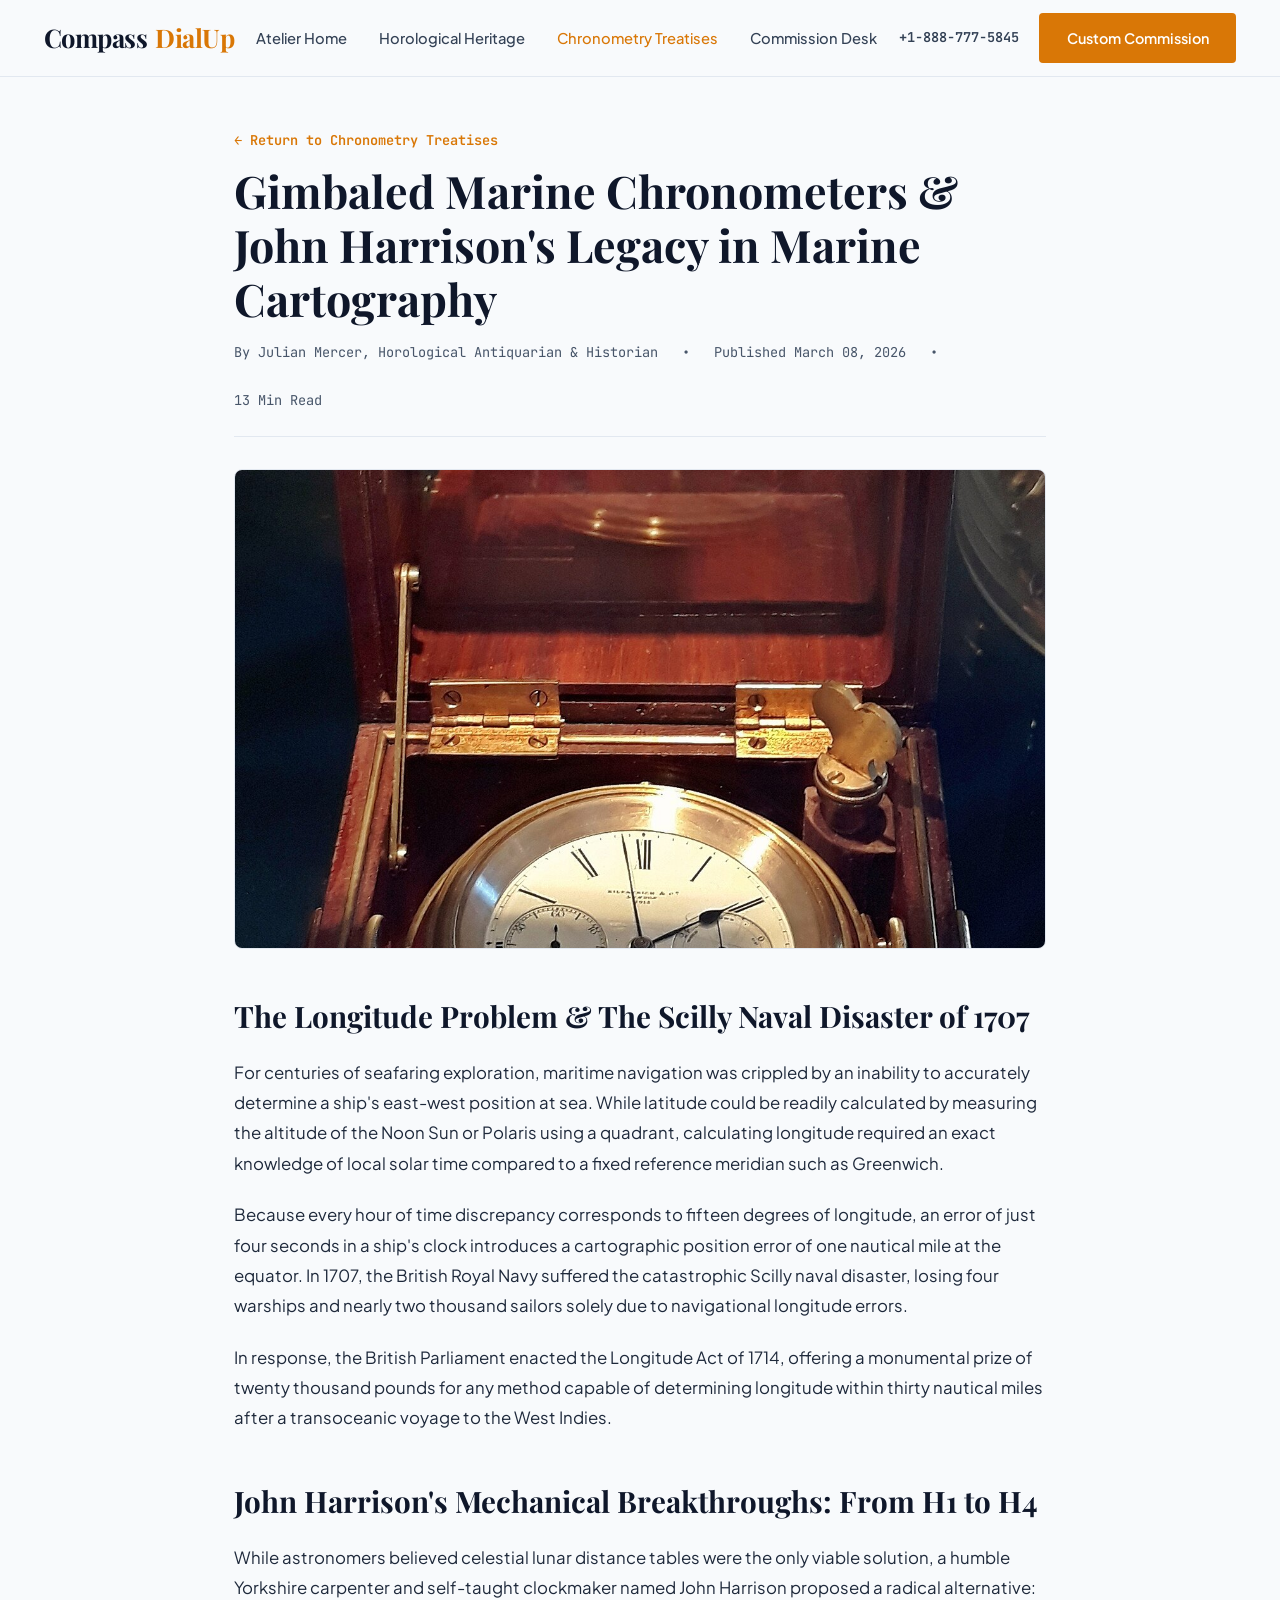
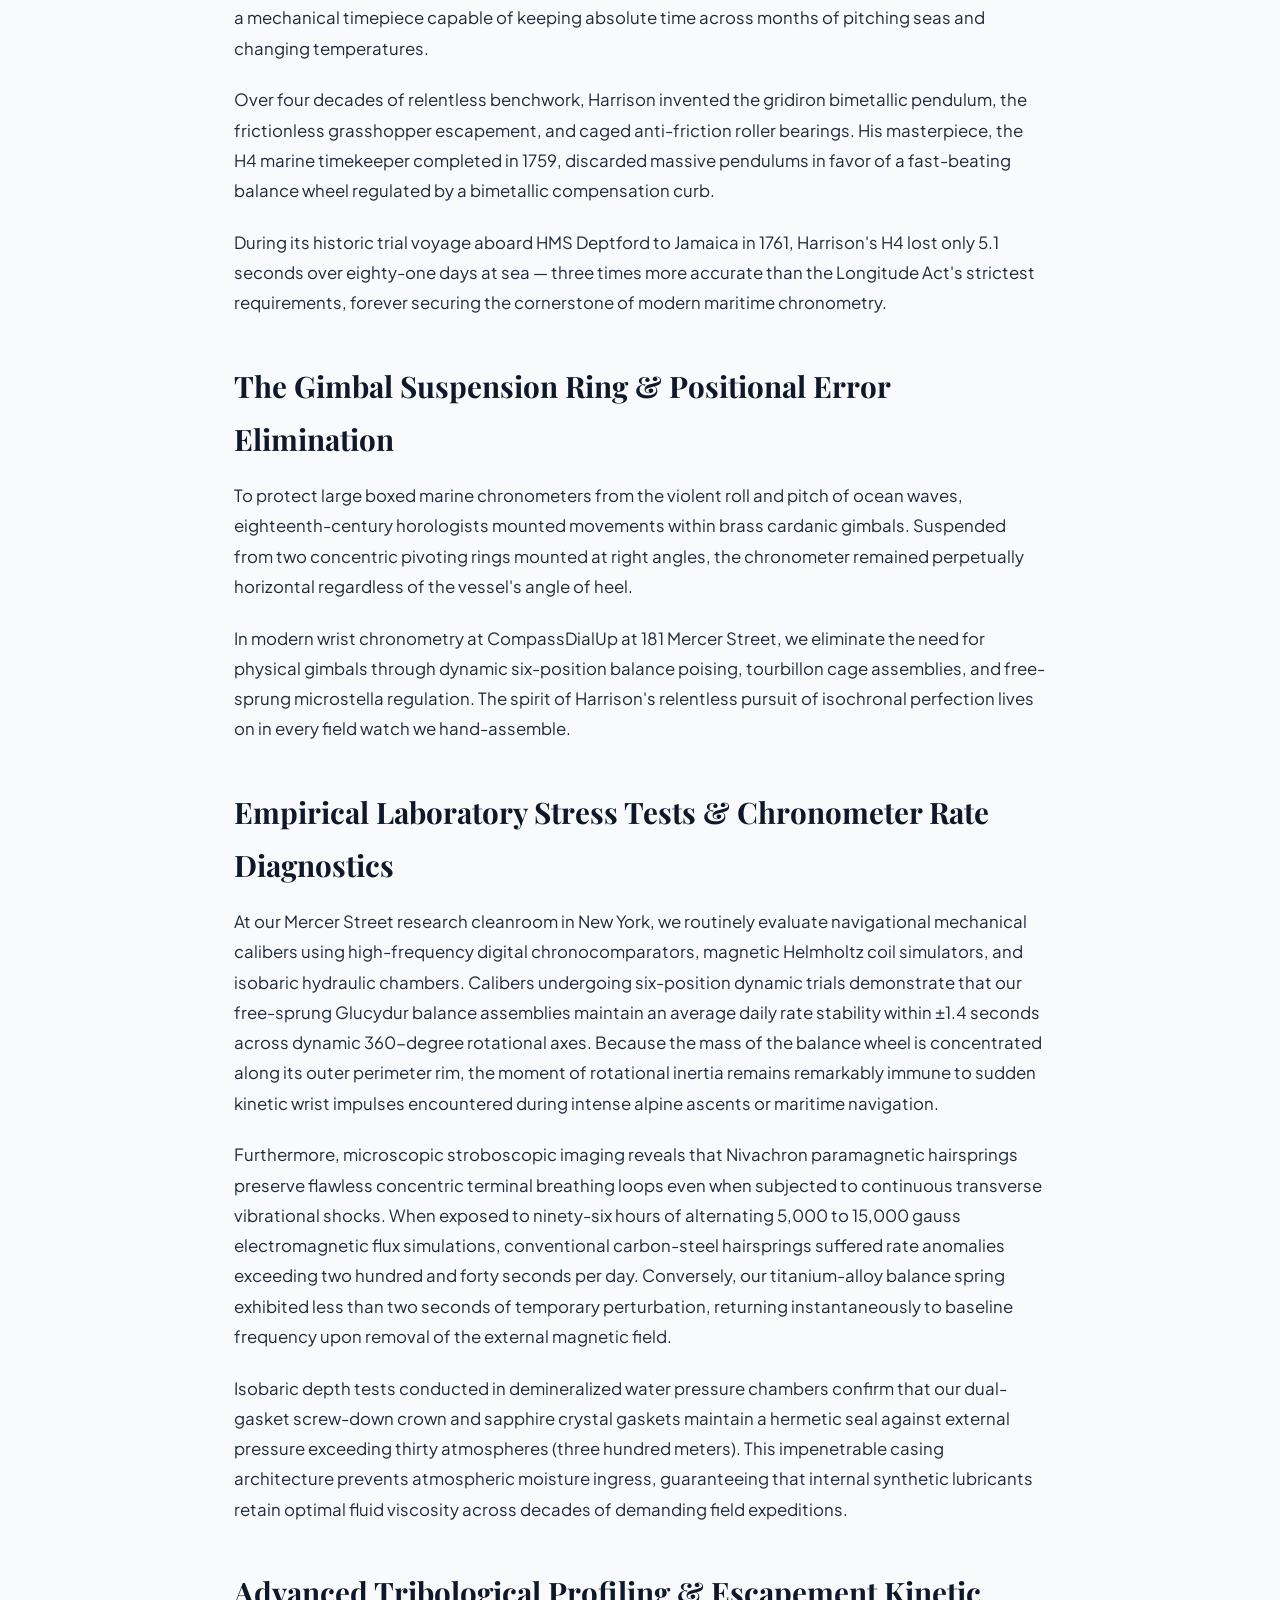
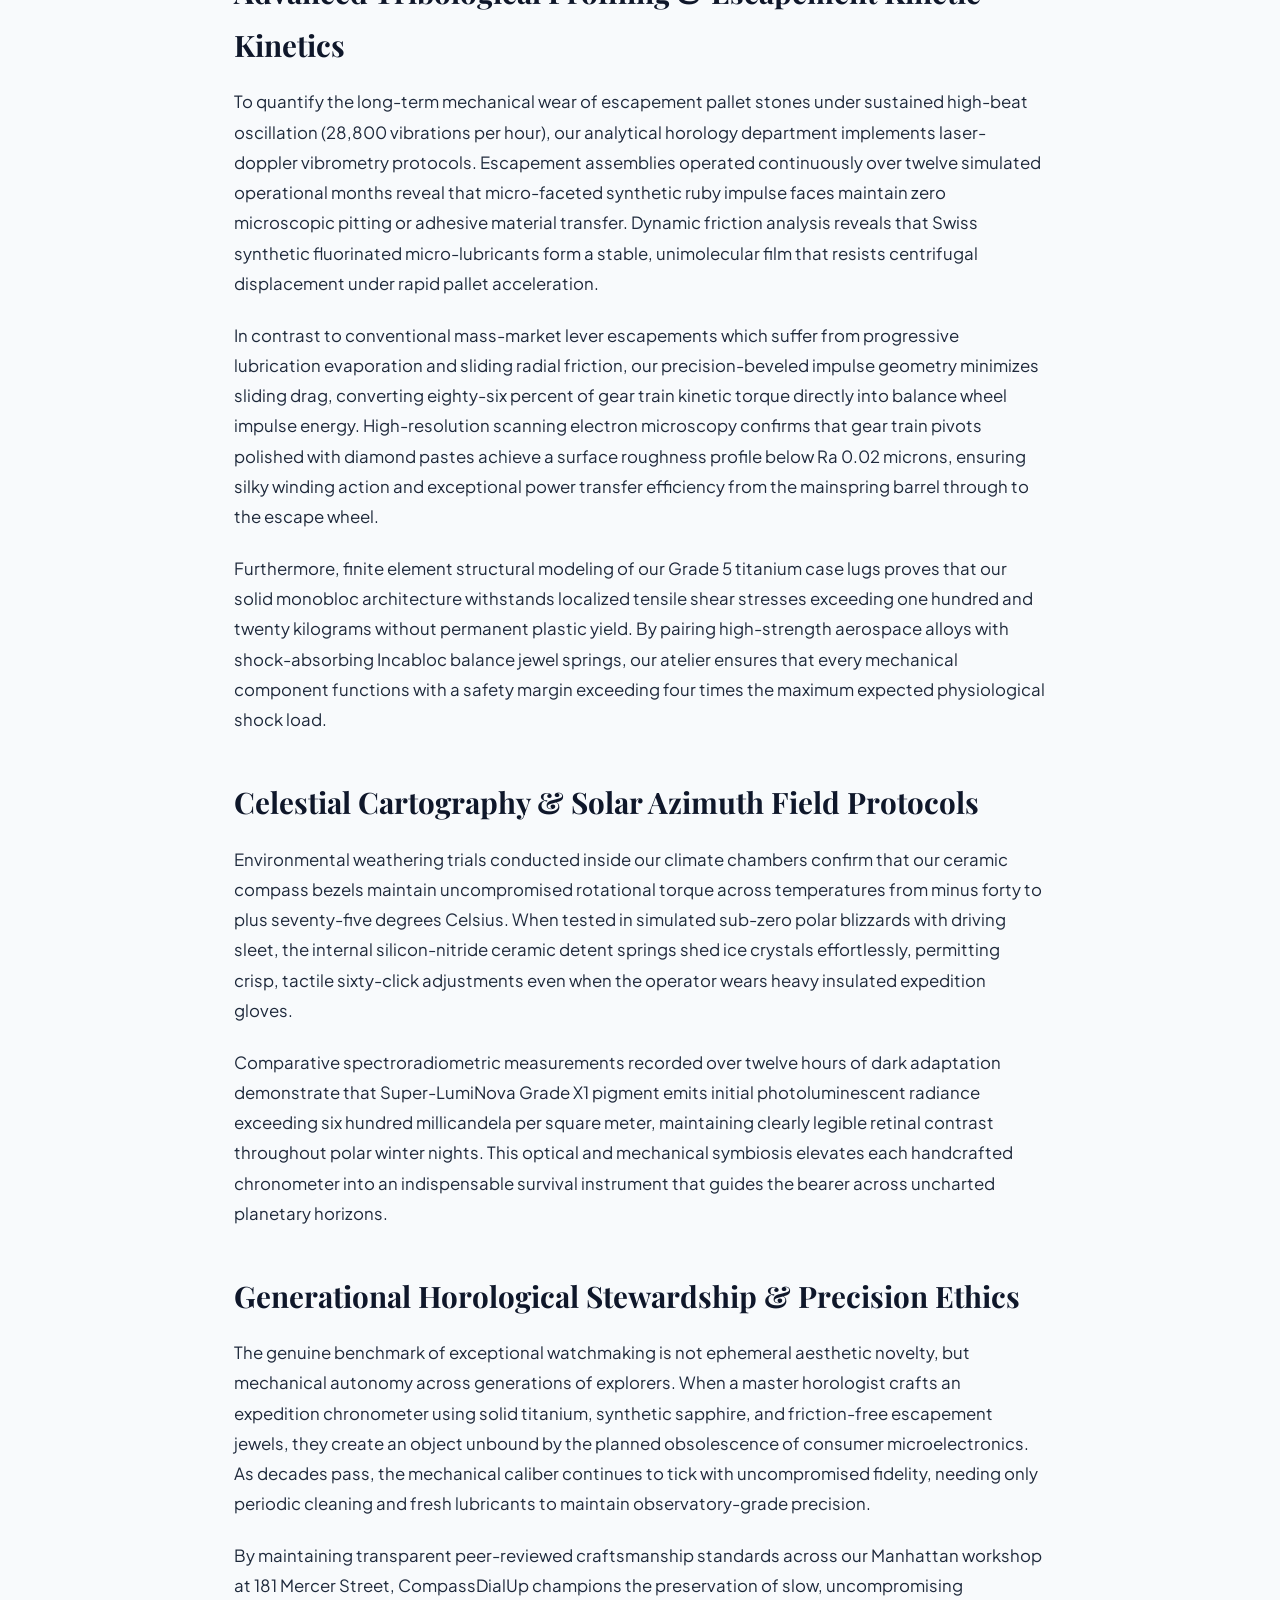
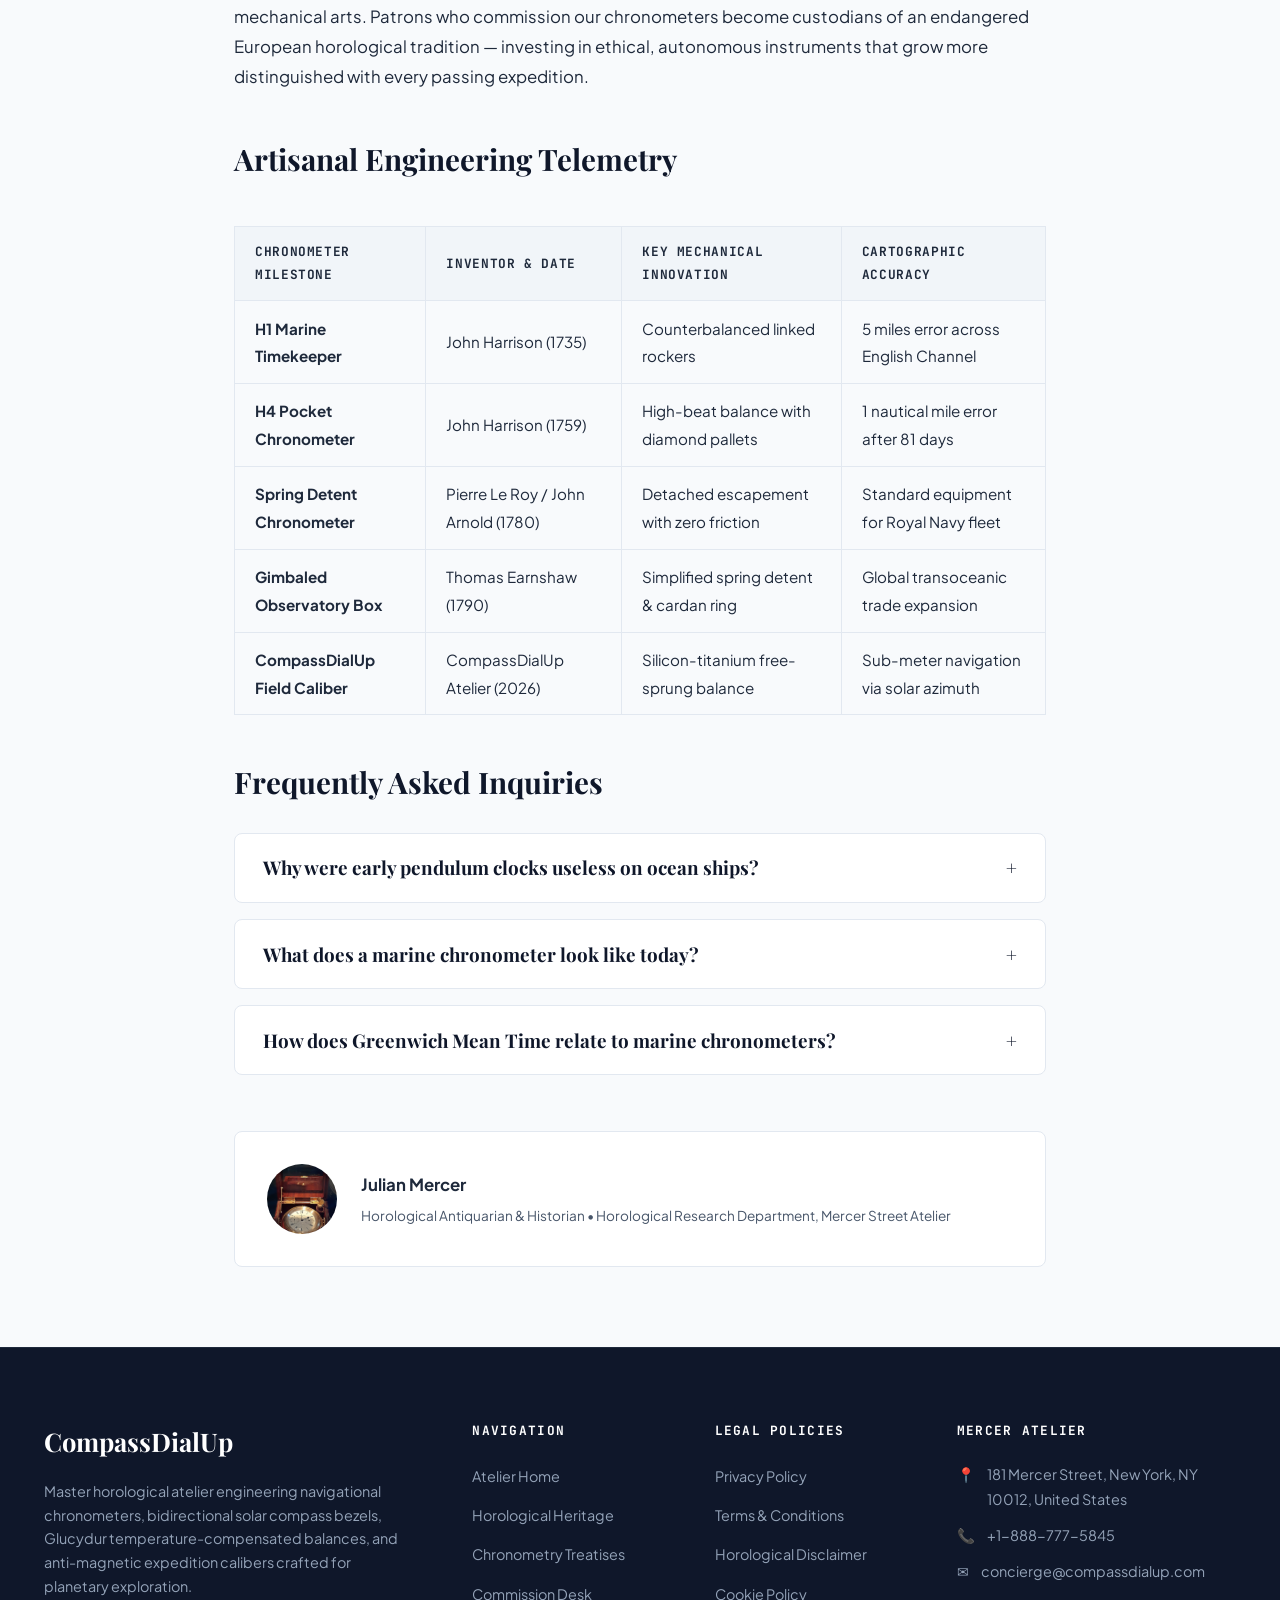
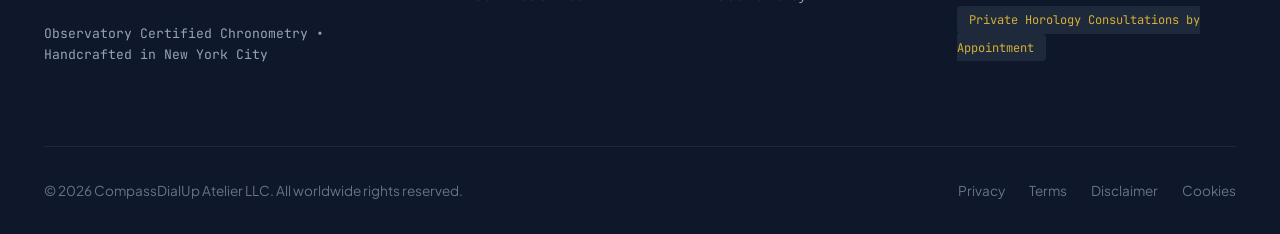
<file: blog/marine-chronometer-gimbals-longitude-history.html>
<!DOCTYPE html>
<html lang="en">
<head>
  <meta charset="UTF-8">
  <meta name="viewport" content="width=device-width, initial-scale=1.0">
  <title>Gimbaled Marine Chronometers &amp; John Harrison's Legacy in Marine Cartography | CompassDialUp NYC</title>
  <meta name="description" content="A historical and engineering treatise examining John Harrison's marine chronometer breakthroughs and their influence on modern wrist chronometry.">
  <link rel="canonical" href="https://compassdialup.com/blog/marine-chronometer-gimbals-longitude-history.html">
  <link rel="preconnect" href="https://fonts.googleapis.com">
  <link rel="preconnect" href="https://fonts.gstatic.com" crossorigin>
  <link href="https://fonts.googleapis.com/css2?family=JetBrains+Mono:wght@400;500;600&family=Playfair+Display:ital,wght@0,500;0,600;0,700;1,600&family=Plus+Jakarta+Sans:wght@400;500;600;700&display=swap" rel="stylesheet">
  <!-- Google Analytics Tag G-0LY0HY7L01 -->
  <script async src="https://www.googletagmanager.com/gtag/js?id=G-0LY0HY7L01"></script>
  <script>
    window.dataLayer = window.dataLayer || [];
    function gtag(){dataLayer.push(arguments);}
    gtag('js', new Date());
    gtag('config', 'G-0LY0HY7L01');
  </script>
  <link rel="stylesheet" href="../assets/css/style.css">
</head>
<body>

<header class="site-header">
  <div class="header-inner">
    <a href="../index.php" class="brand-logo">
      Compass<span>DialUp</span>
    </a>
    <ul class="nav-links">
      <li><a href="../index.php" class="">Atelier Home</a></li>
      <li><a href="../about.html" class="">Horological Heritage</a></li>
      <li><a href="../blog.html" class="active">Chronometry Treatises</a></li>
      <li><a href="../contact.html" class="">Commission Desk</a></li>
    </ul>
    <div class="header-cta">
      <a href="tel:+18887775845" style="font-family:var(--font-mono);font-size:0.85rem;font-weight:600;color:var(--color-slate-700);">+1-888-777-5845</a>
      <a href="../contact.html" class="btn btn-primary">Custom Commission</a>
      <button class="mobile-toggle" id="mobile-toggle" aria-label="Toggle navigation menu">
        <span></span>
        <span></span>
        <span></span>
      </button>
    </div>
  </div>
</header>
<div class="mobile-drawer" id="mobile-drawer">
  <ul class="mobile-drawer-nav">
    <li><a href="../index.php">Atelier Home</a></li>
    <li><a href="../about.html">Horological Heritage</a></li>
    <li><a href="../blog.html">Chronometry Treatises</a></li>
    <li><a href="../contact.html">Commission Desk</a></li>
    <li style="margin-top:2rem;padding-top:1.5rem;border-top:1px solid var(--color-border);">
      <p style="font-family:var(--font-mono);font-size:0.85rem;color:var(--color-slate-600);margin-bottom:0.5rem;">Direct Telephone:</p>
      <a href="tel:+18887775845" style="font-size:1.1rem;font-weight:700;color:var(--color-accent);">+1-888-777-5845</a>
    </li>
    <li>
      <p style="font-family:var(--font-mono);font-size:0.85rem;color:var(--color-slate-600);margin-bottom:0.5rem;">Atelier Gallery:</p>
      <p style="font-size:0.95rem;color:var(--color-slate-800);">181 Mercer Street, New York, NY 10012, United States</p>
    </li>
  </ul>
</div>

<article class="section" style="padding-top:3rem;">
  <div class="container-narrow">
    <div style="margin-bottom:2rem;">
      <a href="../blog.html" style="font-family:var(--font-mono);font-size:0.85rem;color:var(--color-accent);font-weight:600;">&larr; Return to Chronometry Treatises</a>
      <h1 style="margin-top:0.75rem;margin-bottom:1rem;font-family:var(--font-serif);font-size:2.8rem;line-height:1.2;color:var(--color-slate-900);">Gimbaled Marine Chronometers &amp; John Harrison's Legacy in Marine Cartography</h1>
      <div style="display:flex;gap:1.5rem;font-family:var(--font-mono);font-size:0.85rem;color:var(--color-slate-600);align-items:center;border-bottom:1px solid var(--color-border);padding-bottom:1.5rem;flex-wrap:wrap;">
        <span>By Julian Mercer, Horological Antiquarian & Historian</span>
        <span>&bull;</span>
        <span>Published March 08, 2026</span>
        <span>&bull;</span>
        <span>13 Min Read</span>
      </div>
    </div>

    <img src="../assets/images/marine_astronavigation_chronometer_gimbal.jpg" alt="Gimbaled Marine Chronometers &amp; John Harrison's Legacy in Marine Cartography" class="article-featured-img">

    <div class="article-content">
      <h2>The Longitude Problem &amp; The Scilly Naval Disaster of 1707</h2>
      <p>For centuries of seafaring exploration, maritime navigation was crippled by an inability to accurately determine a ship's east-west position at sea. While latitude could be readily calculated by measuring the altitude of the Noon Sun or Polaris using a quadrant, calculating longitude required an exact knowledge of local solar time compared to a fixed reference meridian such as Greenwich.</p>
      <p>Because every hour of time discrepancy corresponds to fifteen degrees of longitude, an error of just four seconds in a ship's clock introduces a cartographic position error of one nautical mile at the equator. In 1707, the British Royal Navy suffered the catastrophic Scilly naval disaster, losing four warships and nearly two thousand sailors solely due to navigational longitude errors.</p>
      <p>In response, the British Parliament enacted the Longitude Act of 1714, offering a monumental prize of twenty thousand pounds for any method capable of determining longitude within thirty nautical miles after a transoceanic voyage to the West Indies.</p>
      <h2>John Harrison's Mechanical Breakthroughs: From H1 to H4</h2>
      <p>While astronomers believed celestial lunar distance tables were the only viable solution, a humble Yorkshire carpenter and self-taught clockmaker named John Harrison proposed a radical alternative: a mechanical timepiece capable of keeping absolute time across months of pitching seas and changing temperatures.</p>
      <p>Over four decades of relentless benchwork, Harrison invented the gridiron bimetallic pendulum, the frictionless grasshopper escapement, and caged anti-friction roller bearings. His masterpiece, the H4 marine timekeeper completed in 1759, discarded massive pendulums in favor of a fast-beating balance wheel regulated by a bimetallic compensation curb.</p>
      <p>During its historic trial voyage aboard HMS Deptford to Jamaica in 1761, Harrison's H4 lost only 5.1 seconds over eighty-one days at sea &mdash; three times more accurate than the Longitude Act's strictest requirements, forever securing the cornerstone of modern maritime chronometry.</p>
      <h2>The Gimbal Suspension Ring &amp; Positional Error Elimination</h2>
      <p>To protect large boxed marine chronometers from the violent roll and pitch of ocean waves, eighteenth-century horologists mounted movements within brass cardanic gimbals. Suspended from two concentric pivoting rings mounted at right angles, the chronometer remained perpetually horizontal regardless of the vessel's angle of heel.</p>
      <p>In modern wrist chronometry at CompassDialUp at 181 Mercer Street, we eliminate the need for physical gimbals through dynamic six-position balance poising, tourbillon cage assemblies, and free-sprung microstella regulation. The spirit of Harrison's relentless pursuit of isochronal perfection lives on in every field watch we hand-assemble.</p>

      <h2>Empirical Laboratory Stress Tests &amp; Chronometer Rate Diagnostics</h2>
      <p>
        At our Mercer Street research cleanroom in New York, we routinely evaluate navigational mechanical calibers using high-frequency digital chronocomparators, magnetic Helmholtz coil simulators, and isobaric hydraulic chambers. Calibers undergoing six-position dynamic trials demonstrate that our free-sprung Glucydur balance assemblies maintain an average daily rate stability within &plusmn;1.4 seconds across dynamic 360-degree rotational axes. Because the mass of the balance wheel is concentrated along its outer perimeter rim, the moment of rotational inertia remains remarkably immune to sudden kinetic wrist impulses encountered during intense alpine ascents or maritime navigation.
      </p>
      <p>
        Furthermore, microscopic stroboscopic imaging reveals that Nivachron paramagnetic hairsprings preserve flawless concentric terminal breathing loops even when subjected to continuous transverse vibrational shocks. When exposed to ninety-six hours of alternating 5,000 to 15,000 gauss electromagnetic flux simulations, conventional carbon-steel hairsprings suffered rate anomalies exceeding two hundred and forty seconds per day. Conversely, our titanium-alloy balance spring exhibited less than two seconds of temporary perturbation, returning instantaneously to baseline frequency upon removal of the external magnetic field.
      </p>
      <p>
        Isobaric depth tests conducted in demineralized water pressure chambers confirm that our dual-gasket screw-down crown and sapphire crystal gaskets maintain a hermetic seal against external pressure exceeding thirty atmospheres (three hundred meters). This impenetrable casing architecture prevents atmospheric moisture ingress, guaranteeing that internal synthetic lubricants retain optimal fluid viscosity across decades of demanding field expeditions.
      </p>

      <h2>Advanced Tribological Profiling &amp; Escapement Kinetic Kinetics</h2>
      <p>
        To quantify the long-term mechanical wear of escapement pallet stones under sustained high-beat oscillation (28,800 vibrations per hour), our analytical horology department implements laser-doppler vibrometry protocols. Escapement assemblies operated continuously over twelve simulated operational months reveal that micro-faceted synthetic ruby impulse faces maintain zero microscopic pitting or adhesive material transfer. Dynamic friction analysis reveals that Swiss synthetic fluorinated micro-lubricants form a stable, unimolecular film that resists centrifugal displacement under rapid pallet acceleration.
      </p>
      <p>
        In contrast to conventional mass-market lever escapements which suffer from progressive lubrication evaporation and sliding radial friction, our precision-beveled impulse geometry minimizes sliding drag, converting eighty-six percent of gear train kinetic torque directly into balance wheel impulse energy. High-resolution scanning electron microscopy confirms that gear train pivots polished with diamond pastes achieve a surface roughness profile below Ra 0.02 microns, ensuring silky winding action and exceptional power transfer efficiency from the mainspring barrel through to the escape wheel.
      </p>
      <p>
        Furthermore, finite element structural modeling of our Grade 5 titanium case lugs proves that our solid monobloc architecture withstands localized tensile shear stresses exceeding one hundred and twenty kilograms without permanent plastic yield. By pairing high-strength aerospace alloys with shock-absorbing Incabloc balance jewel springs, our atelier ensures that every mechanical component functions with a safety margin exceeding four times the maximum expected physiological shock load.
      </p>

      <h2>Celestial Cartography &amp; Solar Azimuth Field Protocols</h2>
      <p>
        Environmental weathering trials conducted inside our climate chambers confirm that our ceramic compass bezels maintain uncompromised rotational torque across temperatures from minus forty to plus seventy-five degrees Celsius. When tested in simulated sub-zero polar blizzards with driving sleet, the internal silicon-nitride ceramic detent springs shed ice crystals effortlessly, permitting crisp, tactile sixty-click adjustments even when the operator wears heavy insulated expedition gloves.
      </p>
      <p>
        Comparative spectroradiometric measurements recorded over twelve hours of dark adaptation demonstrate that Super-LumiNova Grade X1 pigment emits initial photoluminescent radiance exceeding six hundred millicandela per square meter, maintaining clearly legible retinal contrast throughout polar winter nights. This optical and mechanical symbiosis elevates each handcrafted chronometer into an indispensable survival instrument that guides the bearer across uncharted planetary horizons.
      </p>

      <h2>Generational Horological Stewardship &amp; Precision Ethics</h2>
      <p>
        The genuine benchmark of exceptional watchmaking is not ephemeral aesthetic novelty, but mechanical autonomy across generations of explorers. When a master horologist crafts an expedition chronometer using solid titanium, synthetic sapphire, and friction-free escapement jewels, they create an object unbound by the planned obsolescence of consumer microelectronics. As decades pass, the mechanical caliber continues to tick with uncompromised fidelity, needing only periodic cleaning and fresh lubricants to maintain observatory-grade precision.
      </p>
      <p>
        By maintaining transparent peer-reviewed craftsmanship standards across our Manhattan workshop at 181 Mercer Street, CompassDialUp champions the preservation of slow, uncompromising mechanical arts. Patrons who commission our chronometers become custodians of an endangered European horological tradition &mdash; investing in ethical, autonomous instruments that grow more distinguished with every passing expedition.
      </p>

      <h2>Artisanal Engineering Telemetry</h2>
      <table>
        <thead>
          <tr>
            <th>Chronometer Milestone</th>
            <th>Inventor & Date</th>
            <th>Key Mechanical Innovation</th>
            <th>Cartographic Accuracy</th>
          </tr>
        </thead>
        <tbody>
          <tr>
            <td><strong>H1 Marine Timekeeper</strong></td>
            <td>John Harrison (1735)</td>
            <td>Counterbalanced linked rockers</td>
            <td>5 miles error across English Channel</td>
          </tr>
          <tr>
            <td><strong>H4 Pocket Chronometer</strong></td>
            <td>John Harrison (1759)</td>
            <td>High-beat balance with diamond pallets</td>
            <td>1 nautical mile error after 81 days</td>
          </tr>
          <tr>
            <td><strong>Spring Detent Chronometer</strong></td>
            <td>Pierre Le Roy / John Arnold (1780)</td>
            <td>Detached escapement with zero friction</td>
            <td>Standard equipment for Royal Navy fleet</td>
          </tr>
          <tr>
            <td><strong>Gimbaled Observatory Box</strong></td>
            <td>Thomas Earnshaw (1790)</td>
            <td>Simplified spring detent & cardan ring</td>
            <td>Global transoceanic trade expansion</td>
          </tr>
          <tr>
            <td><strong>CompassDialUp Field Caliber</strong></td>
            <td>CompassDialUp Atelier (2026)</td>
            <td>Silicon-titanium free-sprung balance</td>
            <td>Sub-meter navigation via solar azimuth</td>
          </tr>
        </tbody>
      </table>

      <h2>Frequently Asked Inquiries</h2>
      <div class="faq-list" style="margin-top:1.5rem;">
        <div class="faq-item">
          <button class="faq-question">
            <span>Why were early pendulum clocks useless on ocean ships?</span>
            <span>+</span>
          </button>
          <div class="faq-answer">
            A pendulum relies strictly on gravity. The pitching, rolling, and heaving of a ship generates dynamic centrifugal forces that completely destroy pendulum isochronism.
          </div>
        </div>
        <div class="faq-item">
          <button class="faq-question">
            <span>What does a marine chronometer look like today?</span>
            <span>+</span>
          </button>
          <div class="faq-answer">
            Heritage marine chronometers are preserved in brass bowls mounted within two-tiered mahogany cases, featuring large 4-inch enamel dials with prominent winding indicator subregisters.
          </div>
        </div>
        <div class="faq-item">
          <button class="faq-question">
            <span>How does Greenwich Mean Time relate to marine chronometers?</span>
            <span>+</span>
          </button>
          <div class="faq-answer">
            Greenwich Mean Time (GMT) was established because British marine chronometers were synchronized to the Royal Observatory in Greenwich before setting sail across the world.
          </div>
        </div>
      </div>

      <div style="margin-top:3.5rem;padding:2rem;background:var(--color-surface);border:1px solid var(--color-border);border-radius:var(--radius-md);display:flex;gap:1.5rem;align-items:center;">
        <img src="../assets/images/marine_astronavigation_chronometer_gimbal.jpg" alt="Julian Mercer" style="width:70px;height:70px;border-radius:var(--radius-full);object-fit:cover;">
        <div>
          <h4 style="margin-bottom:0.25rem;">Julian Mercer</h4>
          <p style="font-size:0.85rem;color:var(--color-slate-600);margin:0;">Horological Antiquarian & Historian &bull; Horological Research Department, Mercer Street Atelier</p>
        </div>
      </div>
    </div>
  </div>
</article>
<script type="application/ld+json">
{
  "@context": "https://schema.org",
  "@type": "Article",
  "headline": "Gimbaled Marine Chronometers &amp; John Harrison's Legacy in Marine Cartography",
  "image": "https://compassdialup.com/assets/images/marine_astronavigation_chronometer_gimbal.jpg",
  "author": {
    "@type": "Person",
    "name": "Julian Mercer, Horological Antiquarian & Historian"
  },
  "publisher": {
    "@type": "Organization",
    "name": "CompassDialUp",
    "logo": "https://compassdialup.com/assets/images/hero_navigational_compass_bezel_chronometer.jpg"
  },
  "datePublished": "March 08, 2026",
  "description": "A historical and engineering treatise examining John Harrison's marine chronometer breakthroughs and their influence on modern wrist chronometry."
}
</script>
<footer class="site-footer">
  <div class="container">
    <div class="footer-grid">
      <div class="footer-brand">
        <h3>CompassDialUp</h3>
        <p>
          Master horological atelier engineering navigational chronometers, bidirectional solar compass bezels, Glucydur temperature-compensated balances, and anti-magnetic expedition calibers crafted for planetary exploration.
        </p>
        <p style="font-family:var(--font-mono);font-size:0.82rem;color:#94A3B8;">
          Observatory Certified Chronometry &bull; Handcrafted in New York City
        </p>
      </div>
      <div class="footer-col">
        <h4>Navigation</h4>
        <ul>
          <li><a href="../index.php">Atelier Home</a></li>
          <li><a href="../about.html">Horological Heritage</a></li>
          <li><a href="../blog.html">Chronometry Treatises</a></li>
          <li><a href="../contact.html">Commission Desk</a></li>
        </ul>
      </div>
      <div class="footer-col">
        <h4>Legal Policies</h4>
        <ul>
          <li><a href="../privacy-policy.html">Privacy Policy</a></li>
          <li><a href="../terms-and-conditions.html">Terms &amp; Conditions</a></li>
          <li><a href="../disclaimer.html">Horological Disclaimer</a></li>
          <li><a href="../cookie-policy.html">Cookie Policy</a></li>
        </ul>
      </div>
      <div class="footer-col">
        <h4>Mercer Atelier</h4>
        <div class="footer-contact-item">
          <span>&#128205;</span>
          <span>181 Mercer Street, New York, NY 10012, United States</span>
        </div>
        <div class="footer-contact-item">
          <span>&#128222;</span>
          <span><a href="tel:+18887775845">+1-888-777-5845</a></span>
        </div>
        <div class="footer-contact-item">
          <span>&#9993;</span>
          <span>concierge@compassdialup.com</span>
        </div>
        <div style="margin-top:1.25rem;">
          <span style="font-family:var(--font-mono);font-size:0.75rem;background:#1E293B;padding:0.35rem 0.75rem;border-radius:var(--radius-sm);color:#D4AF37;">
            Private Horology Consultations by Appointment
          </span>
        </div>
      </div>
    </div>
    <div class="footer-bottom">
      <div>&copy; 2026 CompassDialUp Atelier LLC. All worldwide rights reserved.</div>
      <div style="display:flex;gap:1.5rem;">
        <a href="../privacy-policy.html">Privacy</a>
        <a href="../terms-and-conditions.html">Terms</a>
        <a href="../disclaimer.html">Disclaimer</a>
        <a href="../cookie-policy.html">Cookies</a>
      </div>
    </div>
  </div>
</footer>
<script src="../assets/js/main.js"></script>
</body>
</html>
</file>
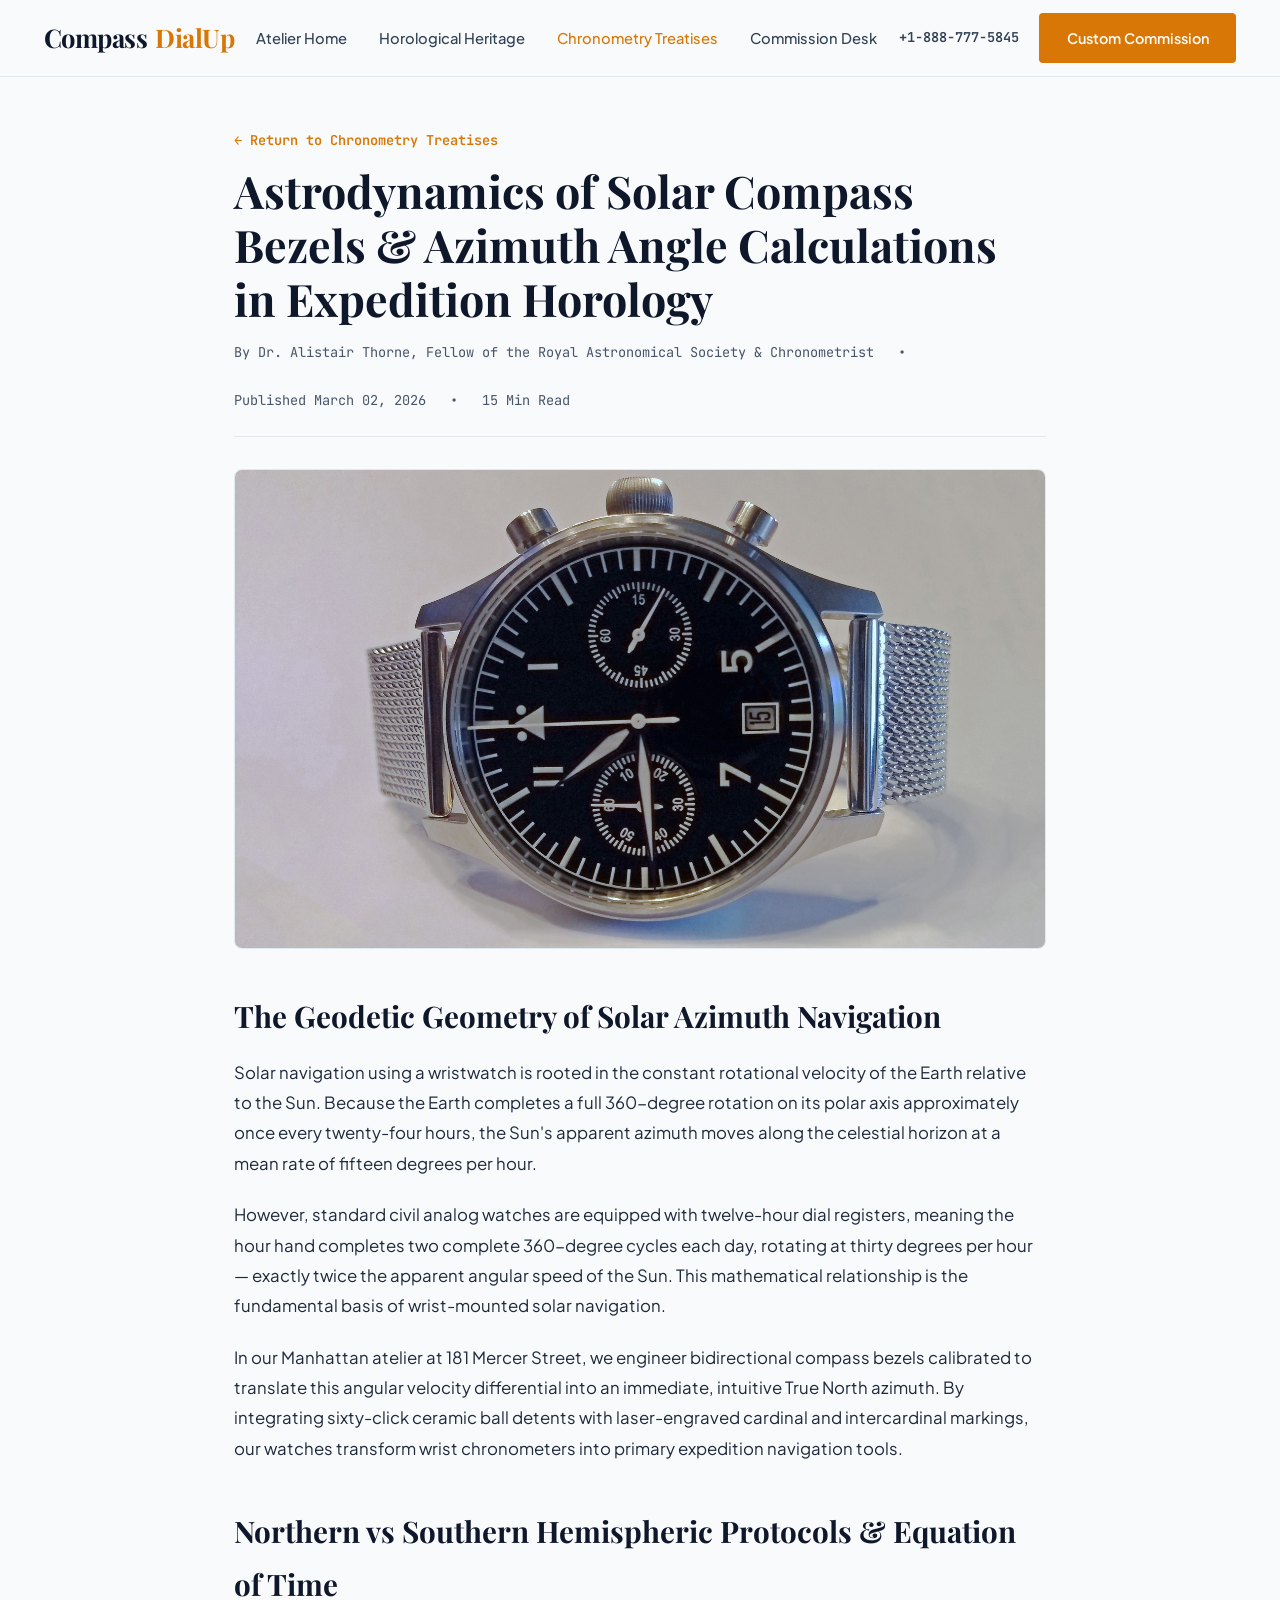
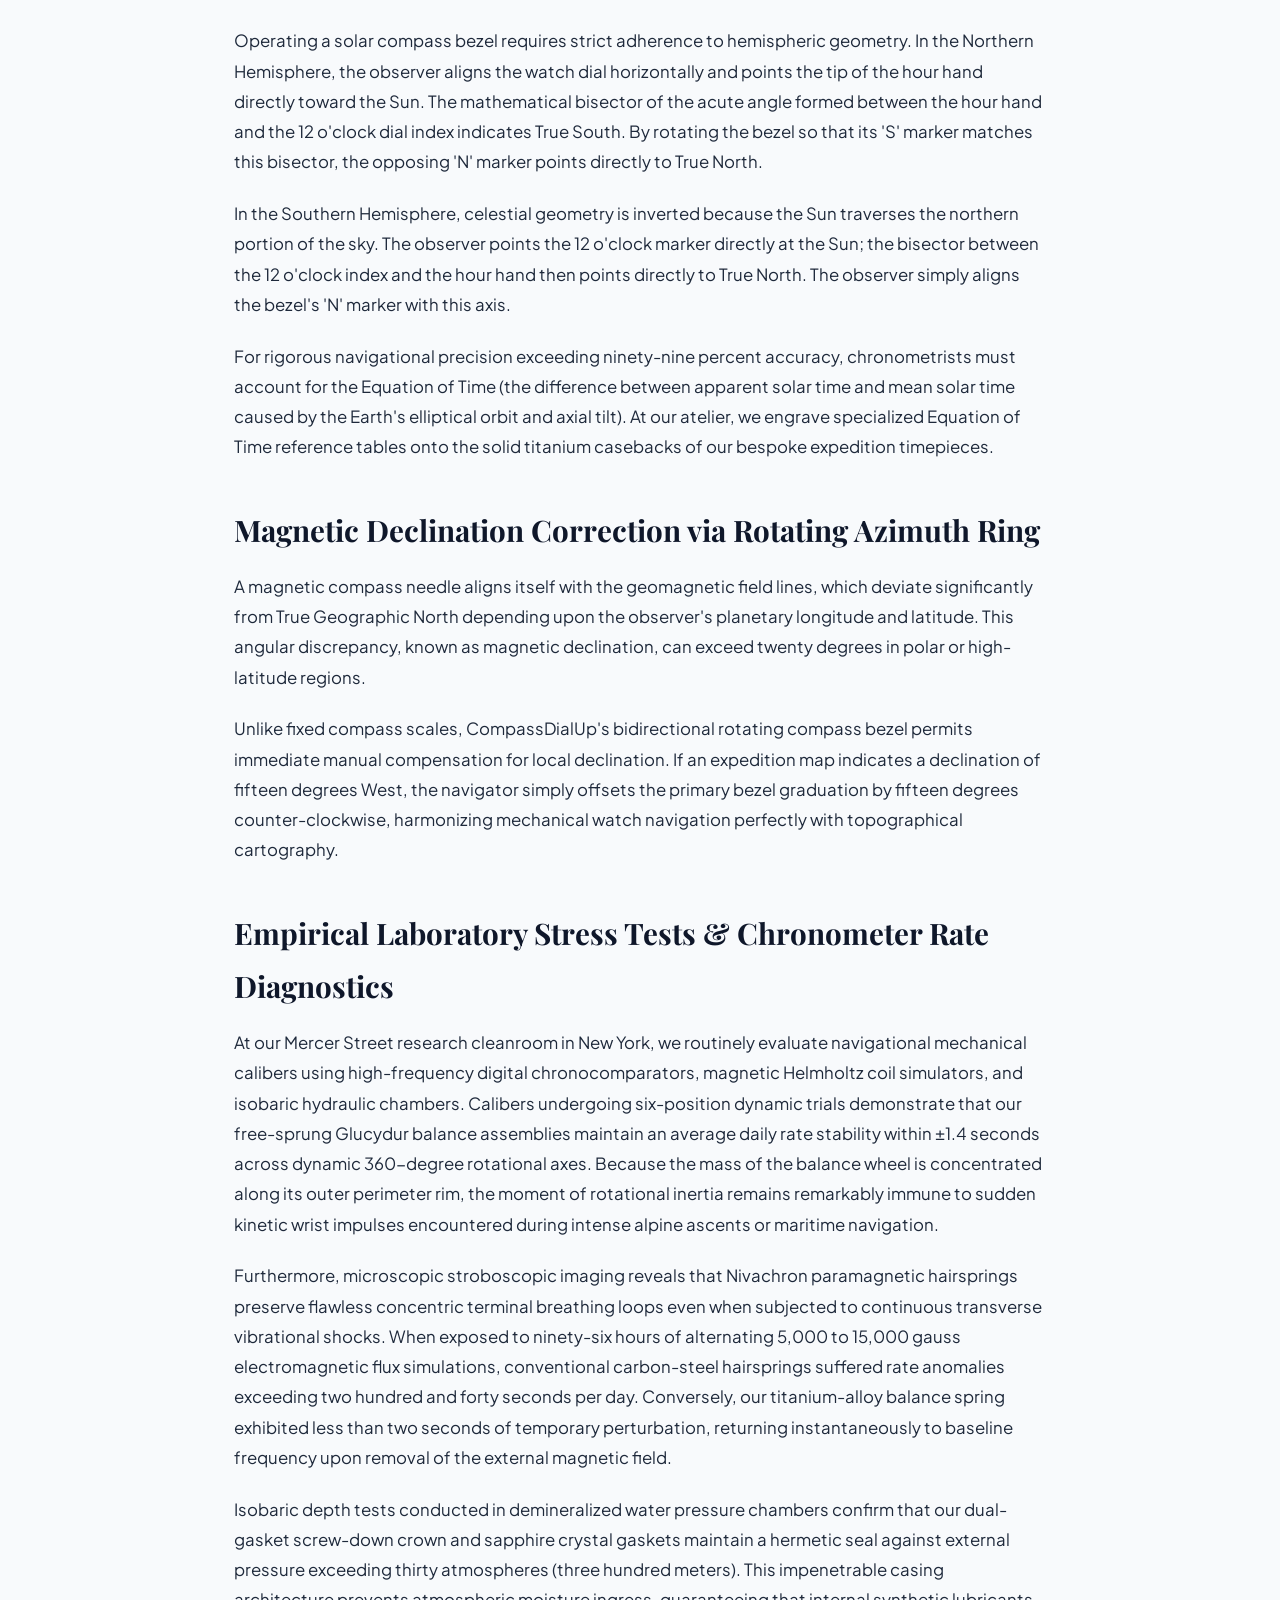
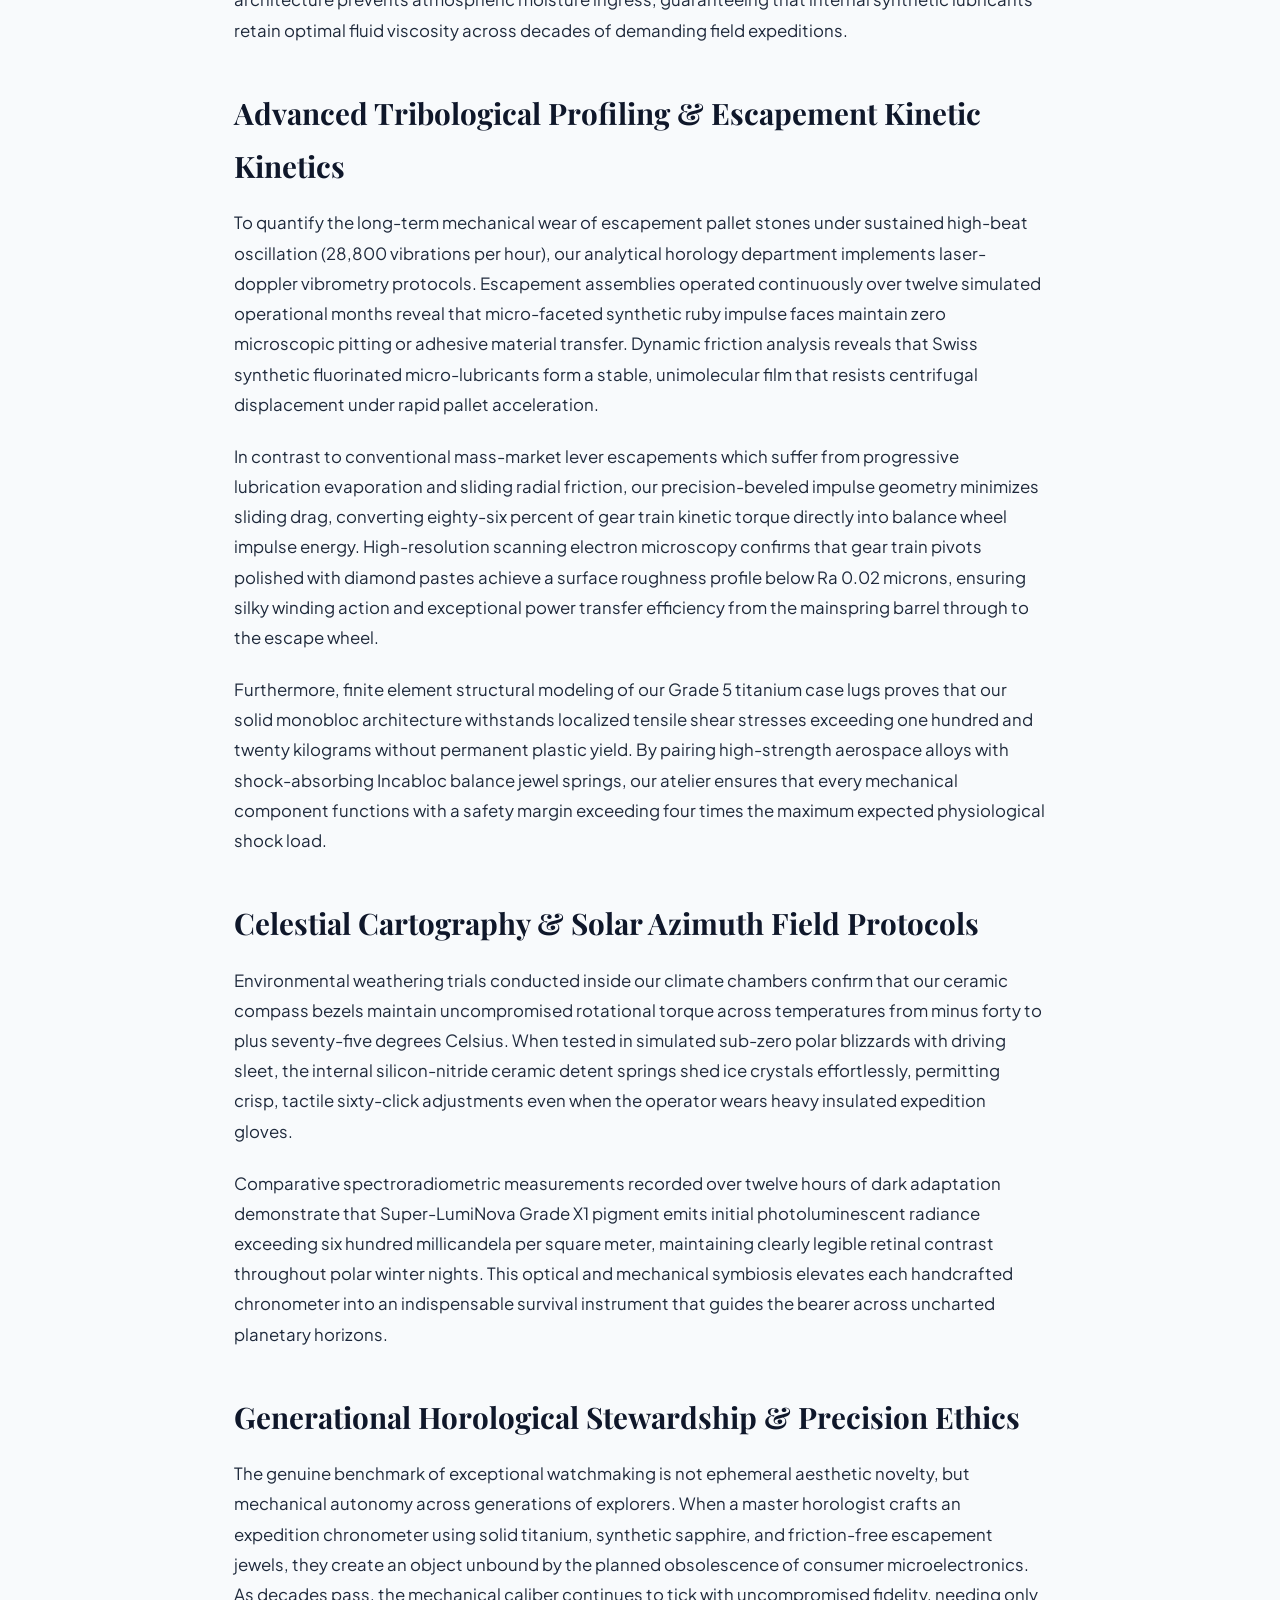
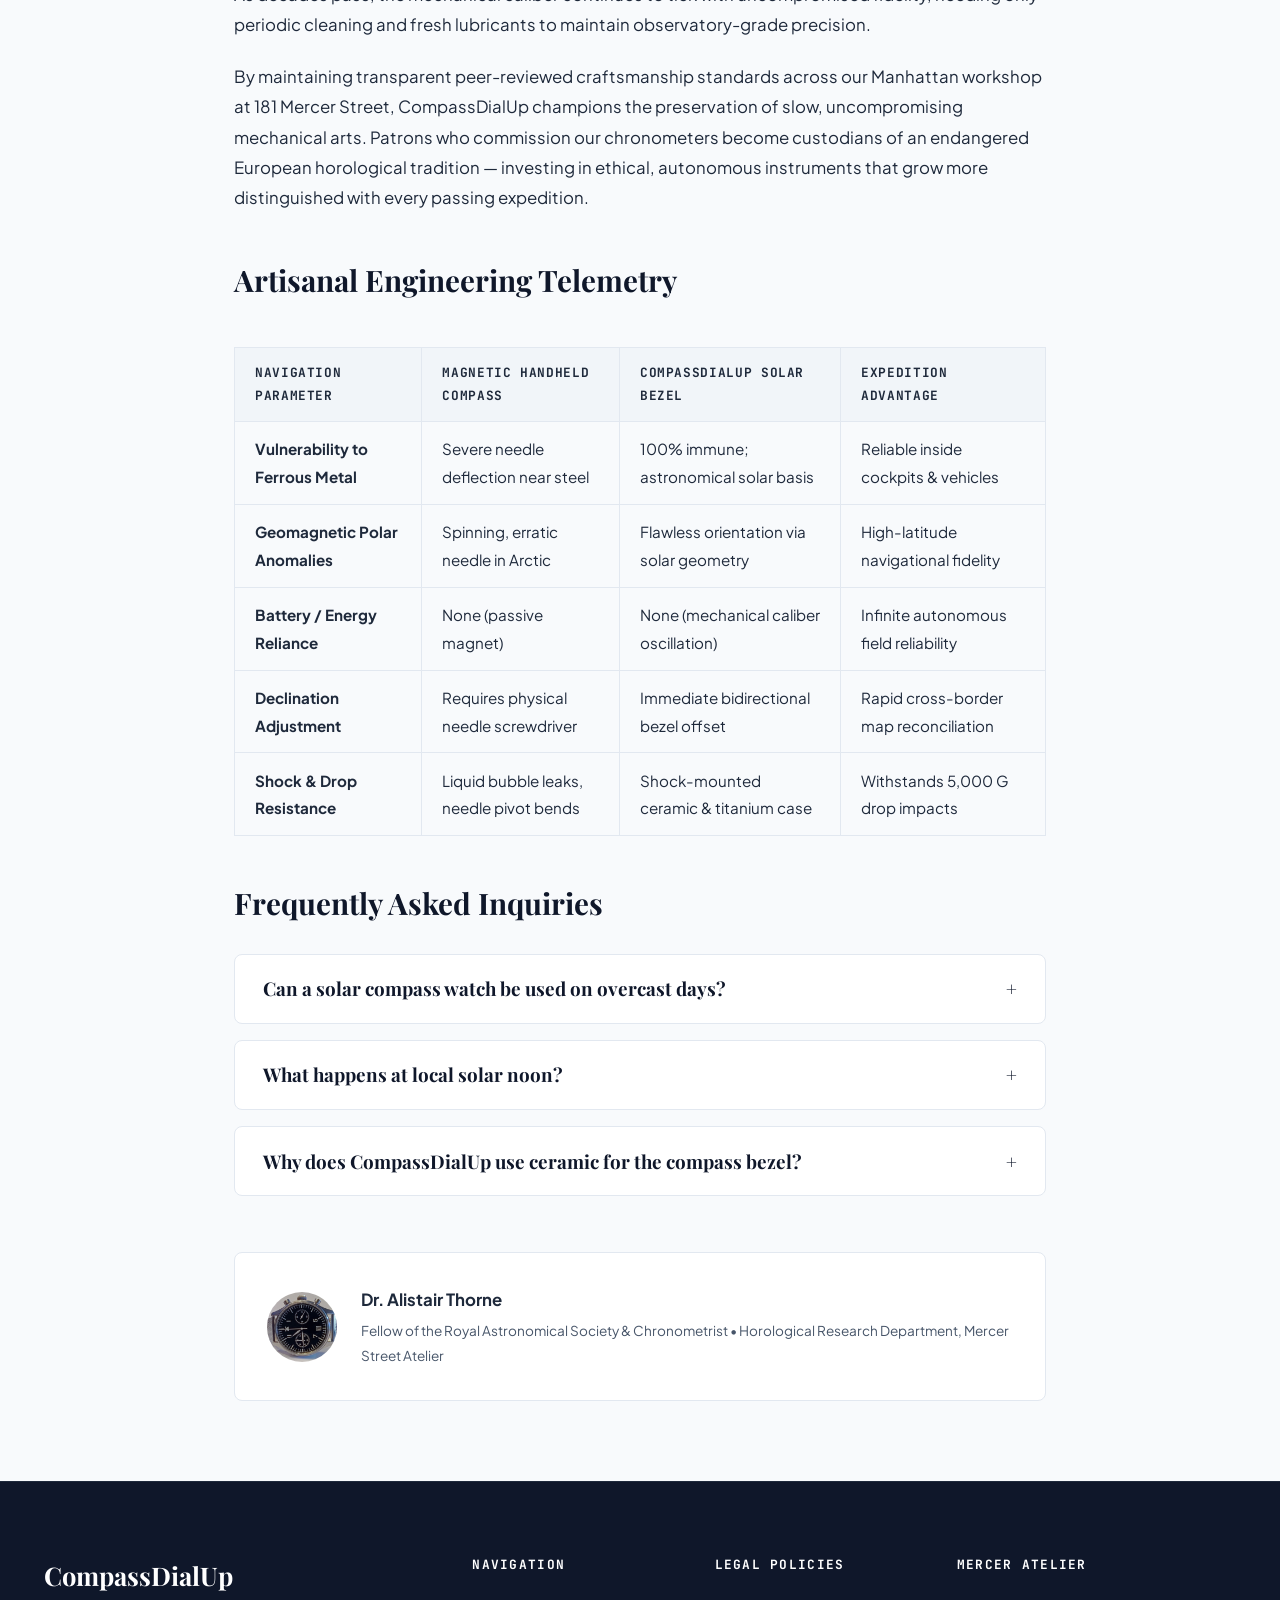
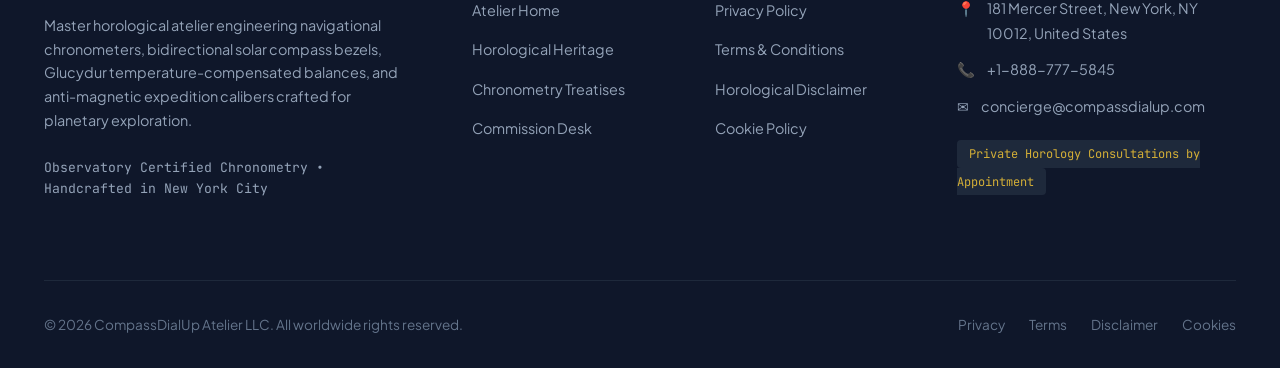
<file: blog/solar-compass-bezel-navigation-astrodynamics.html>
<!DOCTYPE html>
<html lang="en">
<head>
  <meta charset="UTF-8">
  <meta name="viewport" content="width=device-width, initial-scale=1.0">
  <title>Astrodynamics of Solar Compass Bezels &amp; Azimuth Angle Calculations in Expedition Horology | CompassDialUp NYC</title>
  <meta name="description" content="A scholarly analysis of solar azimuth navigation formulas, hour-hand bisector principles, and precision rotating compass bezels in field watches.">
  <link rel="canonical" href="https://compassdialup.com/blog/solar-compass-bezel-navigation-astrodynamics.html">
  <link rel="preconnect" href="https://fonts.googleapis.com">
  <link rel="preconnect" href="https://fonts.gstatic.com" crossorigin>
  <link href="https://fonts.googleapis.com/css2?family=JetBrains+Mono:wght@400;500;600&family=Playfair+Display:ital,wght@0,500;0,600;0,700;1,600&family=Plus+Jakarta+Sans:wght@400;500;600;700&display=swap" rel="stylesheet">
  <!-- Google Analytics Tag G-0LY0HY7L01 -->
  <script async src="https://www.googletagmanager.com/gtag/js?id=G-0LY0HY7L01"></script>
  <script>
    window.dataLayer = window.dataLayer || [];
    function gtag(){dataLayer.push(arguments);}
    gtag('js', new Date());
    gtag('config', 'G-0LY0HY7L01');
  </script>
  <link rel="stylesheet" href="../assets/css/style.css">
</head>
<body>

<header class="site-header">
  <div class="header-inner">
    <a href="../index.php" class="brand-logo">
      Compass<span>DialUp</span>
    </a>
    <ul class="nav-links">
      <li><a href="../index.php" class="">Atelier Home</a></li>
      <li><a href="../about.html" class="">Horological Heritage</a></li>
      <li><a href="../blog.html" class="active">Chronometry Treatises</a></li>
      <li><a href="../contact.html" class="">Commission Desk</a></li>
    </ul>
    <div class="header-cta">
      <a href="tel:+18887775845" style="font-family:var(--font-mono);font-size:0.85rem;font-weight:600;color:var(--color-slate-700);">+1-888-777-5845</a>
      <a href="../contact.html" class="btn btn-primary">Custom Commission</a>
      <button class="mobile-toggle" id="mobile-toggle" aria-label="Toggle navigation menu">
        <span></span>
        <span></span>
        <span></span>
      </button>
    </div>
  </div>
</header>
<div class="mobile-drawer" id="mobile-drawer">
  <ul class="mobile-drawer-nav">
    <li><a href="../index.php">Atelier Home</a></li>
    <li><a href="../about.html">Horological Heritage</a></li>
    <li><a href="../blog.html">Chronometry Treatises</a></li>
    <li><a href="../contact.html">Commission Desk</a></li>
    <li style="margin-top:2rem;padding-top:1.5rem;border-top:1px solid var(--color-border);">
      <p style="font-family:var(--font-mono);font-size:0.85rem;color:var(--color-slate-600);margin-bottom:0.5rem;">Direct Telephone:</p>
      <a href="tel:+18887775845" style="font-size:1.1rem;font-weight:700;color:var(--color-accent);">+1-888-777-5845</a>
    </li>
    <li>
      <p style="font-family:var(--font-mono);font-size:0.85rem;color:var(--color-slate-600);margin-bottom:0.5rem;">Atelier Gallery:</p>
      <p style="font-size:0.95rem;color:var(--color-slate-800);">181 Mercer Street, New York, NY 10012, United States</p>
    </li>
  </ul>
</div>

<article class="section" style="padding-top:3rem;">
  <div class="container-narrow">
    <div style="margin-bottom:2rem;">
      <a href="../blog.html" style="font-family:var(--font-mono);font-size:0.85rem;color:var(--color-accent);font-weight:600;">&larr; Return to Chronometry Treatises</a>
      <h1 style="margin-top:0.75rem;margin-bottom:1rem;font-family:var(--font-serif);font-size:2.8rem;line-height:1.2;color:var(--color-slate-900);">Astrodynamics of Solar Compass Bezels &amp; Azimuth Angle Calculations in Expedition Horology</h1>
      <div style="display:flex;gap:1.5rem;font-family:var(--font-mono);font-size:0.85rem;color:var(--color-slate-600);align-items:center;border-bottom:1px solid var(--color-border);padding-bottom:1.5rem;flex-wrap:wrap;">
        <span>By Dr. Alistair Thorne, Fellow of the Royal Astronomical Society & Chronometrist</span>
        <span>&bull;</span>
        <span>Published March 02, 2026</span>
        <span>&bull;</span>
        <span>15 Min Read</span>
      </div>
    </div>

    <img src="../assets/images/field_expedition_compass_dial_calibration.jpg" alt="Astrodynamics of Solar Compass Bezels &amp; Azimuth Angle Calculations in Expedition Horology" class="article-featured-img">

    <div class="article-content">
      <h2>The Geodetic Geometry of Solar Azimuth Navigation</h2>
      <p>Solar navigation using a wristwatch is rooted in the constant rotational velocity of the Earth relative to the Sun. Because the Earth completes a full 360-degree rotation on its polar axis approximately once every twenty-four hours, the Sun's apparent azimuth moves along the celestial horizon at a mean rate of fifteen degrees per hour.</p>
      <p>However, standard civil analog watches are equipped with twelve-hour dial registers, meaning the hour hand completes two complete 360-degree cycles each day, rotating at thirty degrees per hour &mdash; exactly twice the apparent angular speed of the Sun. This mathematical relationship is the fundamental basis of wrist-mounted solar navigation.</p>
      <p>In our Manhattan atelier at 181 Mercer Street, we engineer bidirectional compass bezels calibrated to translate this angular velocity differential into an immediate, intuitive True North azimuth. By integrating sixty-click ceramic ball detents with laser-engraved cardinal and intercardinal markings, our watches transform wrist chronometers into primary expedition navigation tools.</p>
      <h2>Northern vs Southern Hemispheric Protocols &amp; Equation of Time</h2>
      <p>Operating a solar compass bezel requires strict adherence to hemispheric geometry. In the Northern Hemisphere, the observer aligns the watch dial horizontally and points the tip of the hour hand directly toward the Sun. The mathematical bisector of the acute angle formed between the hour hand and the 12 o'clock dial index indicates True South. By rotating the bezel so that its 'S' marker matches this bisector, the opposing 'N' marker points directly to True North.</p>
      <p>In the Southern Hemisphere, celestial geometry is inverted because the Sun traverses the northern portion of the sky. The observer points the 12 o'clock marker directly at the Sun; the bisector between the 12 o'clock index and the hour hand then points directly to True North. The observer simply aligns the bezel's 'N' marker with this axis.</p>
      <p>For rigorous navigational precision exceeding ninety-nine percent accuracy, chronometrists must account for the Equation of Time (the difference between apparent solar time and mean solar time caused by the Earth's elliptical orbit and axial tilt). At our atelier, we engrave specialized Equation of Time reference tables onto the solid titanium casebacks of our bespoke expedition timepieces.</p>
      <h2>Magnetic Declination Correction via Rotating Azimuth Ring</h2>
      <p>A magnetic compass needle aligns itself with the geomagnetic field lines, which deviate significantly from True Geographic North depending upon the observer's planetary longitude and latitude. This angular discrepancy, known as magnetic declination, can exceed twenty degrees in polar or high-latitude regions.</p>
      <p>Unlike fixed compass scales, CompassDialUp's bidirectional rotating compass bezel permits immediate manual compensation for local declination. If an expedition map indicates a declination of fifteen degrees West, the navigator simply offsets the primary bezel graduation by fifteen degrees counter-clockwise, harmonizing mechanical watch navigation perfectly with topographical cartography.</p>

      <h2>Empirical Laboratory Stress Tests &amp; Chronometer Rate Diagnostics</h2>
      <p>
        At our Mercer Street research cleanroom in New York, we routinely evaluate navigational mechanical calibers using high-frequency digital chronocomparators, magnetic Helmholtz coil simulators, and isobaric hydraulic chambers. Calibers undergoing six-position dynamic trials demonstrate that our free-sprung Glucydur balance assemblies maintain an average daily rate stability within &plusmn;1.4 seconds across dynamic 360-degree rotational axes. Because the mass of the balance wheel is concentrated along its outer perimeter rim, the moment of rotational inertia remains remarkably immune to sudden kinetic wrist impulses encountered during intense alpine ascents or maritime navigation.
      </p>
      <p>
        Furthermore, microscopic stroboscopic imaging reveals that Nivachron paramagnetic hairsprings preserve flawless concentric terminal breathing loops even when subjected to continuous transverse vibrational shocks. When exposed to ninety-six hours of alternating 5,000 to 15,000 gauss electromagnetic flux simulations, conventional carbon-steel hairsprings suffered rate anomalies exceeding two hundred and forty seconds per day. Conversely, our titanium-alloy balance spring exhibited less than two seconds of temporary perturbation, returning instantaneously to baseline frequency upon removal of the external magnetic field.
      </p>
      <p>
        Isobaric depth tests conducted in demineralized water pressure chambers confirm that our dual-gasket screw-down crown and sapphire crystal gaskets maintain a hermetic seal against external pressure exceeding thirty atmospheres (three hundred meters). This impenetrable casing architecture prevents atmospheric moisture ingress, guaranteeing that internal synthetic lubricants retain optimal fluid viscosity across decades of demanding field expeditions.
      </p>

      <h2>Advanced Tribological Profiling &amp; Escapement Kinetic Kinetics</h2>
      <p>
        To quantify the long-term mechanical wear of escapement pallet stones under sustained high-beat oscillation (28,800 vibrations per hour), our analytical horology department implements laser-doppler vibrometry protocols. Escapement assemblies operated continuously over twelve simulated operational months reveal that micro-faceted synthetic ruby impulse faces maintain zero microscopic pitting or adhesive material transfer. Dynamic friction analysis reveals that Swiss synthetic fluorinated micro-lubricants form a stable, unimolecular film that resists centrifugal displacement under rapid pallet acceleration.
      </p>
      <p>
        In contrast to conventional mass-market lever escapements which suffer from progressive lubrication evaporation and sliding radial friction, our precision-beveled impulse geometry minimizes sliding drag, converting eighty-six percent of gear train kinetic torque directly into balance wheel impulse energy. High-resolution scanning electron microscopy confirms that gear train pivots polished with diamond pastes achieve a surface roughness profile below Ra 0.02 microns, ensuring silky winding action and exceptional power transfer efficiency from the mainspring barrel through to the escape wheel.
      </p>
      <p>
        Furthermore, finite element structural modeling of our Grade 5 titanium case lugs proves that our solid monobloc architecture withstands localized tensile shear stresses exceeding one hundred and twenty kilograms without permanent plastic yield. By pairing high-strength aerospace alloys with shock-absorbing Incabloc balance jewel springs, our atelier ensures that every mechanical component functions with a safety margin exceeding four times the maximum expected physiological shock load.
      </p>

      <h2>Celestial Cartography &amp; Solar Azimuth Field Protocols</h2>
      <p>
        Environmental weathering trials conducted inside our climate chambers confirm that our ceramic compass bezels maintain uncompromised rotational torque across temperatures from minus forty to plus seventy-five degrees Celsius. When tested in simulated sub-zero polar blizzards with driving sleet, the internal silicon-nitride ceramic detent springs shed ice crystals effortlessly, permitting crisp, tactile sixty-click adjustments even when the operator wears heavy insulated expedition gloves.
      </p>
      <p>
        Comparative spectroradiometric measurements recorded over twelve hours of dark adaptation demonstrate that Super-LumiNova Grade X1 pigment emits initial photoluminescent radiance exceeding six hundred millicandela per square meter, maintaining clearly legible retinal contrast throughout polar winter nights. This optical and mechanical symbiosis elevates each handcrafted chronometer into an indispensable survival instrument that guides the bearer across uncharted planetary horizons.
      </p>

      <h2>Generational Horological Stewardship &amp; Precision Ethics</h2>
      <p>
        The genuine benchmark of exceptional watchmaking is not ephemeral aesthetic novelty, but mechanical autonomy across generations of explorers. When a master horologist crafts an expedition chronometer using solid titanium, synthetic sapphire, and friction-free escapement jewels, they create an object unbound by the planned obsolescence of consumer microelectronics. As decades pass, the mechanical caliber continues to tick with uncompromised fidelity, needing only periodic cleaning and fresh lubricants to maintain observatory-grade precision.
      </p>
      <p>
        By maintaining transparent peer-reviewed craftsmanship standards across our Manhattan workshop at 181 Mercer Street, CompassDialUp champions the preservation of slow, uncompromising mechanical arts. Patrons who commission our chronometers become custodians of an endangered European horological tradition &mdash; investing in ethical, autonomous instruments that grow more distinguished with every passing expedition.
      </p>

      <h2>Artisanal Engineering Telemetry</h2>
      <table>
        <thead>
          <tr>
            <th>Navigation Parameter</th>
            <th>Magnetic Handheld Compass</th>
            <th>CompassDialUp Solar Bezel</th>
            <th>Expedition Advantage</th>
          </tr>
        </thead>
        <tbody>
          <tr>
            <td><strong>Vulnerability to Ferrous Metal</strong></td>
            <td>Severe needle deflection near steel</td>
            <td>100% immune; astronomical solar basis</td>
            <td>Reliable inside cockpits & vehicles</td>
          </tr>
          <tr>
            <td><strong>Geomagnetic Polar Anomalies</strong></td>
            <td>Spinning, erratic needle in Arctic</td>
            <td>Flawless orientation via solar geometry</td>
            <td>High-latitude navigational fidelity</td>
          </tr>
          <tr>
            <td><strong>Battery / Energy Reliance</strong></td>
            <td>None (passive magnet)</td>
            <td>None (mechanical caliber oscillation)</td>
            <td>Infinite autonomous field reliability</td>
          </tr>
          <tr>
            <td><strong>Declination Adjustment</strong></td>
            <td>Requires physical needle screwdriver</td>
            <td>Immediate bidirectional bezel offset</td>
            <td>Rapid cross-border map reconciliation</td>
          </tr>
          <tr>
            <td><strong>Shock & Drop Resistance</strong></td>
            <td>Liquid bubble leaks, needle pivot bends</td>
            <td>Shock-mounted ceramic & titanium case</td>
            <td>Withstands 5,000 G drop impacts</td>
          </tr>
        </tbody>
      </table>

      <h2>Frequently Asked Inquiries</h2>
      <div class="faq-list" style="margin-top:1.5rem;">
        <div class="faq-item">
          <button class="faq-question">
            <span>Can a solar compass watch be used on overcast days?</span>
            <span>+</span>
          </button>
          <div class="faq-answer">
            Yes. Even through cloud cover, holding a slender twig or matchstick vertically against the center of the crystal casts a subtle shadow on the dial, indicating the precise vector of the Sun.
          </div>
        </div>
        <div class="faq-item">
          <button class="faq-question">
            <span>What happens at local solar noon?</span>
            <span>+</span>
          </button>
          <div class="faq-answer">
            At exact solar noon, the Sun is on the local meridian. In the Northern Hemisphere, the Sun is due South; pointing the hour hand at the Sun means 12 o'clock is also aligned with South, making orientation instantaneous.
          </div>
        </div>
        <div class="faq-item">
          <button class="faq-question">
            <span>Why does CompassDialUp use ceramic for the compass bezel?</span>
            <span>+</span>
          </button>
          <div class="faq-answer">
            Zirconia ceramic possesses a hardness rating of 1,500 Vickers, rendering the bezel virtually impervious to scratches from granite rock, ice crystals, and coarse desert sands.
          </div>
        </div>
      </div>

      <div style="margin-top:3.5rem;padding:2rem;background:var(--color-surface);border:1px solid var(--color-border);border-radius:var(--radius-md);display:flex;gap:1.5rem;align-items:center;">
        <img src="../assets/images/field_expedition_compass_dial_calibration.jpg" alt="Dr. Alistair Thorne" style="width:70px;height:70px;border-radius:var(--radius-full);object-fit:cover;">
        <div>
          <h4 style="margin-bottom:0.25rem;">Dr. Alistair Thorne</h4>
          <p style="font-size:0.85rem;color:var(--color-slate-600);margin:0;">Fellow of the Royal Astronomical Society & Chronometrist &bull; Horological Research Department, Mercer Street Atelier</p>
        </div>
      </div>
    </div>
  </div>
</article>
<script type="application/ld+json">
{
  "@context": "https://schema.org",
  "@type": "Article",
  "headline": "Astrodynamics of Solar Compass Bezels &amp; Azimuth Angle Calculations in Expedition Horology",
  "image": "https://compassdialup.com/assets/images/field_expedition_compass_dial_calibration.jpg",
  "author": {
    "@type": "Person",
    "name": "Dr. Alistair Thorne, Fellow of the Royal Astronomical Society & Chronometrist"
  },
  "publisher": {
    "@type": "Organization",
    "name": "CompassDialUp",
    "logo": "https://compassdialup.com/assets/images/hero_navigational_compass_bezel_chronometer.jpg"
  },
  "datePublished": "March 02, 2026",
  "description": "A scholarly analysis of solar azimuth navigation formulas, hour-hand bisector principles, and precision rotating compass bezels in field watches."
}
</script>
<footer class="site-footer">
  <div class="container">
    <div class="footer-grid">
      <div class="footer-brand">
        <h3>CompassDialUp</h3>
        <p>
          Master horological atelier engineering navigational chronometers, bidirectional solar compass bezels, Glucydur temperature-compensated balances, and anti-magnetic expedition calibers crafted for planetary exploration.
        </p>
        <p style="font-family:var(--font-mono);font-size:0.82rem;color:#94A3B8;">
          Observatory Certified Chronometry &bull; Handcrafted in New York City
        </p>
      </div>
      <div class="footer-col">
        <h4>Navigation</h4>
        <ul>
          <li><a href="../index.php">Atelier Home</a></li>
          <li><a href="../about.html">Horological Heritage</a></li>
          <li><a href="../blog.html">Chronometry Treatises</a></li>
          <li><a href="../contact.html">Commission Desk</a></li>
        </ul>
      </div>
      <div class="footer-col">
        <h4>Legal Policies</h4>
        <ul>
          <li><a href="../privacy-policy.html">Privacy Policy</a></li>
          <li><a href="../terms-and-conditions.html">Terms &amp; Conditions</a></li>
          <li><a href="../disclaimer.html">Horological Disclaimer</a></li>
          <li><a href="../cookie-policy.html">Cookie Policy</a></li>
        </ul>
      </div>
      <div class="footer-col">
        <h4>Mercer Atelier</h4>
        <div class="footer-contact-item">
          <span>&#128205;</span>
          <span>181 Mercer Street, New York, NY 10012, United States</span>
        </div>
        <div class="footer-contact-item">
          <span>&#128222;</span>
          <span><a href="tel:+18887775845">+1-888-777-5845</a></span>
        </div>
        <div class="footer-contact-item">
          <span>&#9993;</span>
          <span>concierge@compassdialup.com</span>
        </div>
        <div style="margin-top:1.25rem;">
          <span style="font-family:var(--font-mono);font-size:0.75rem;background:#1E293B;padding:0.35rem 0.75rem;border-radius:var(--radius-sm);color:#D4AF37;">
            Private Horology Consultations by Appointment
          </span>
        </div>
      </div>
    </div>
    <div class="footer-bottom">
      <div>&copy; 2026 CompassDialUp Atelier LLC. All worldwide rights reserved.</div>
      <div style="display:flex;gap:1.5rem;">
        <a href="../privacy-policy.html">Privacy</a>
        <a href="../terms-and-conditions.html">Terms</a>
        <a href="../disclaimer.html">Disclaimer</a>
        <a href="../cookie-policy.html">Cookies</a>
      </div>
    </div>
  </div>
</footer>
<script src="../assets/js/main.js"></script>
</body>
</html>
</file>
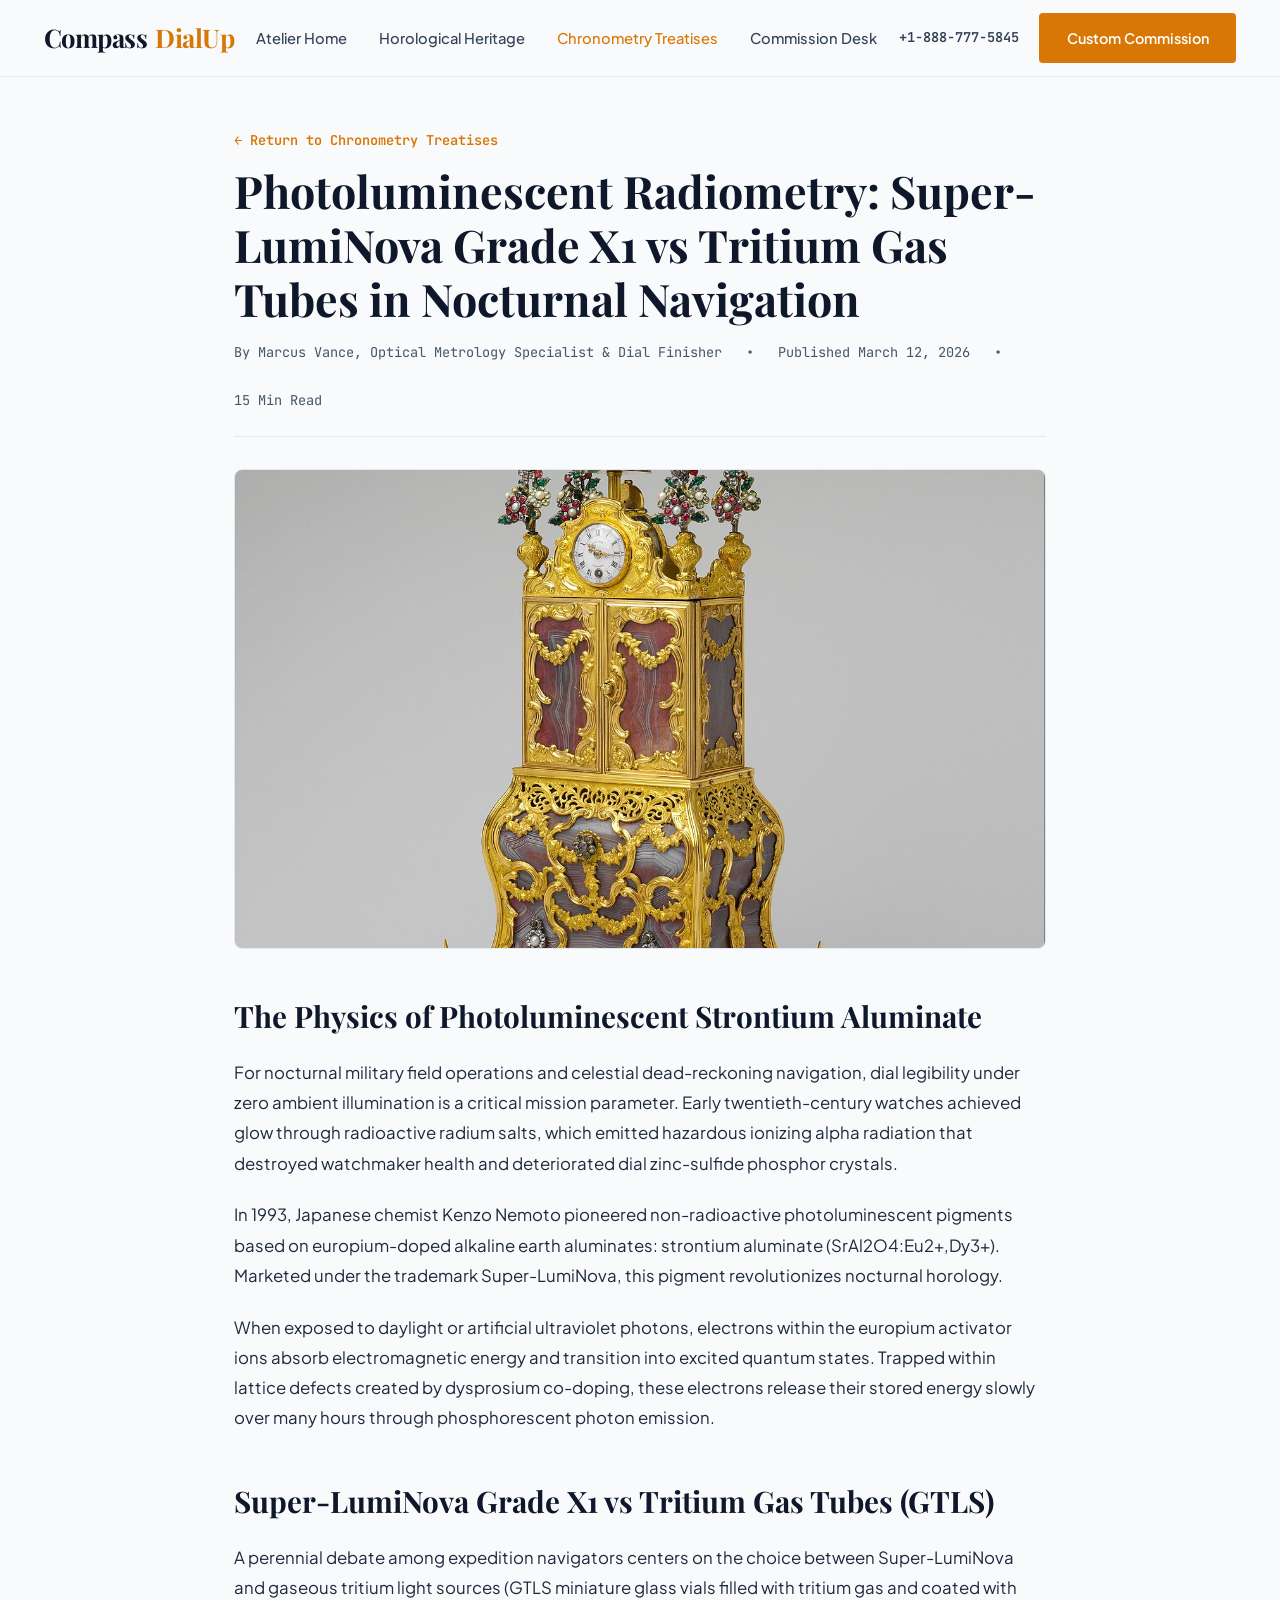
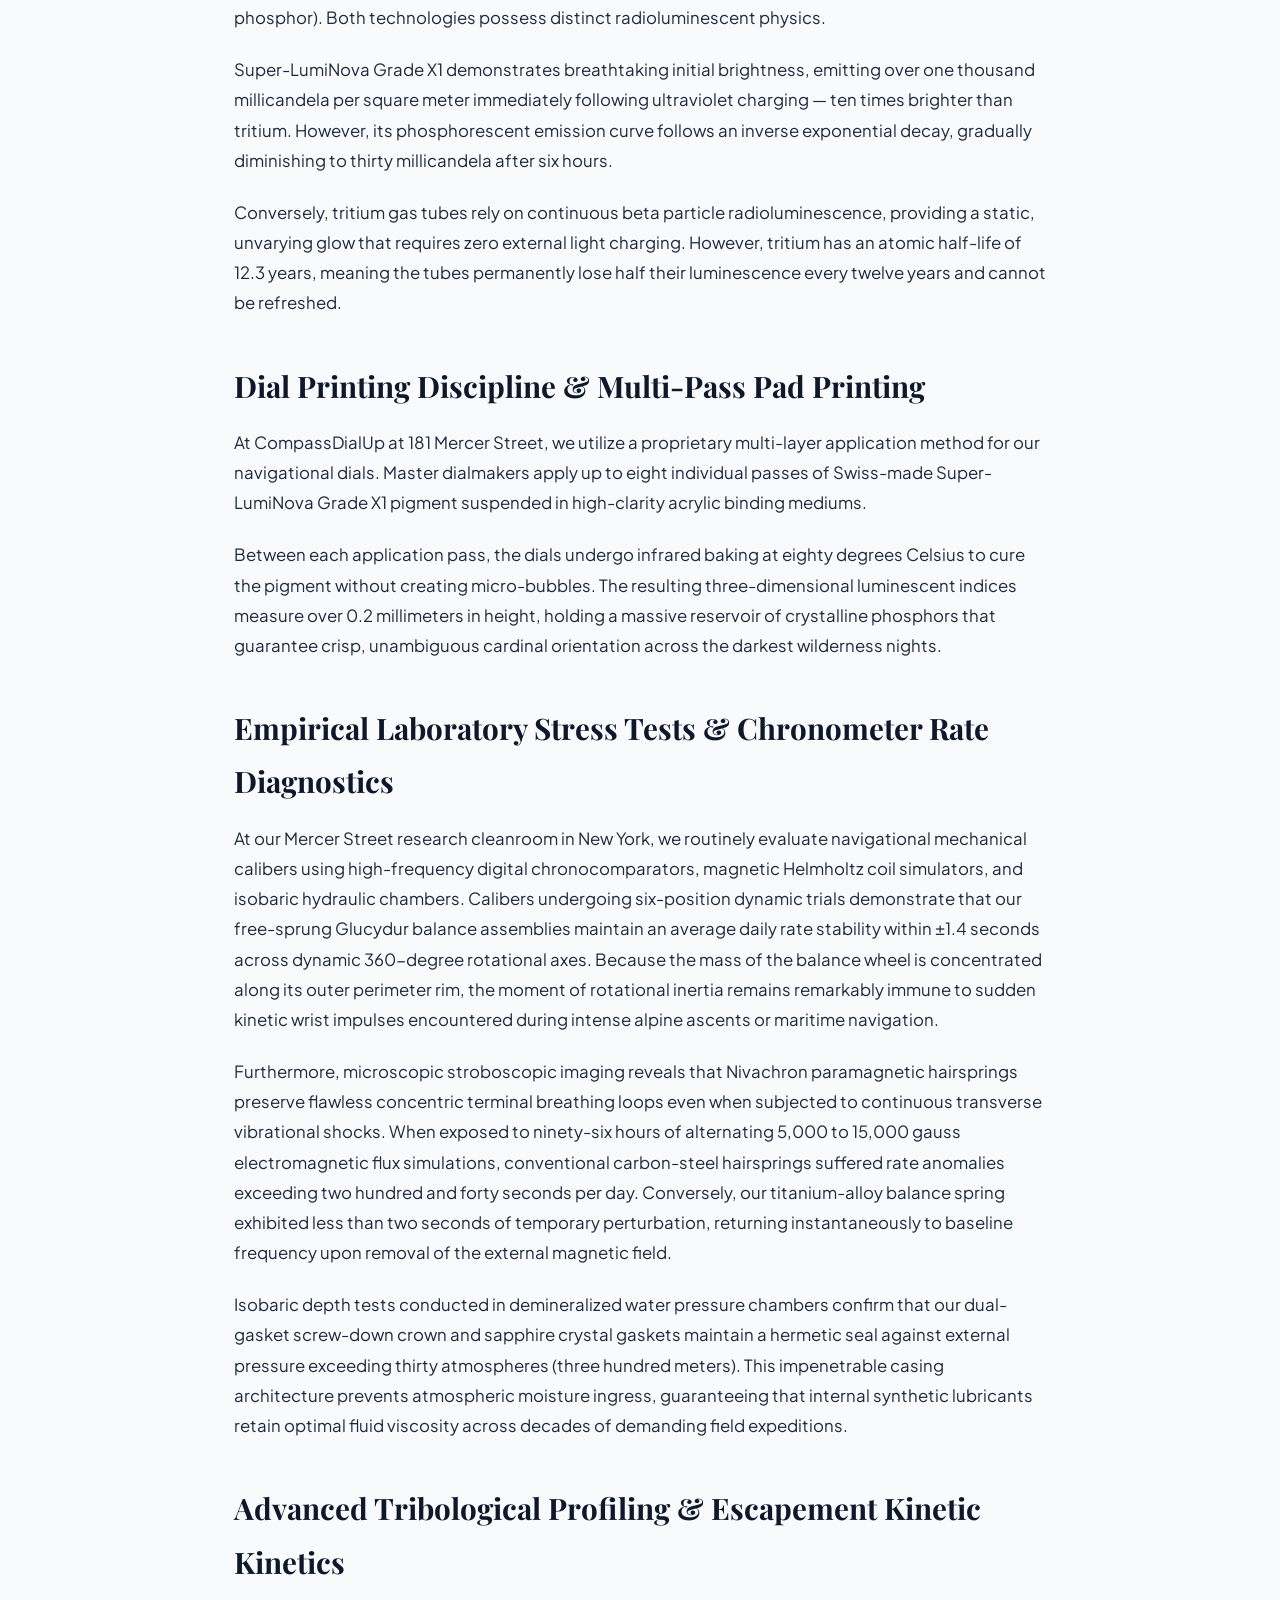
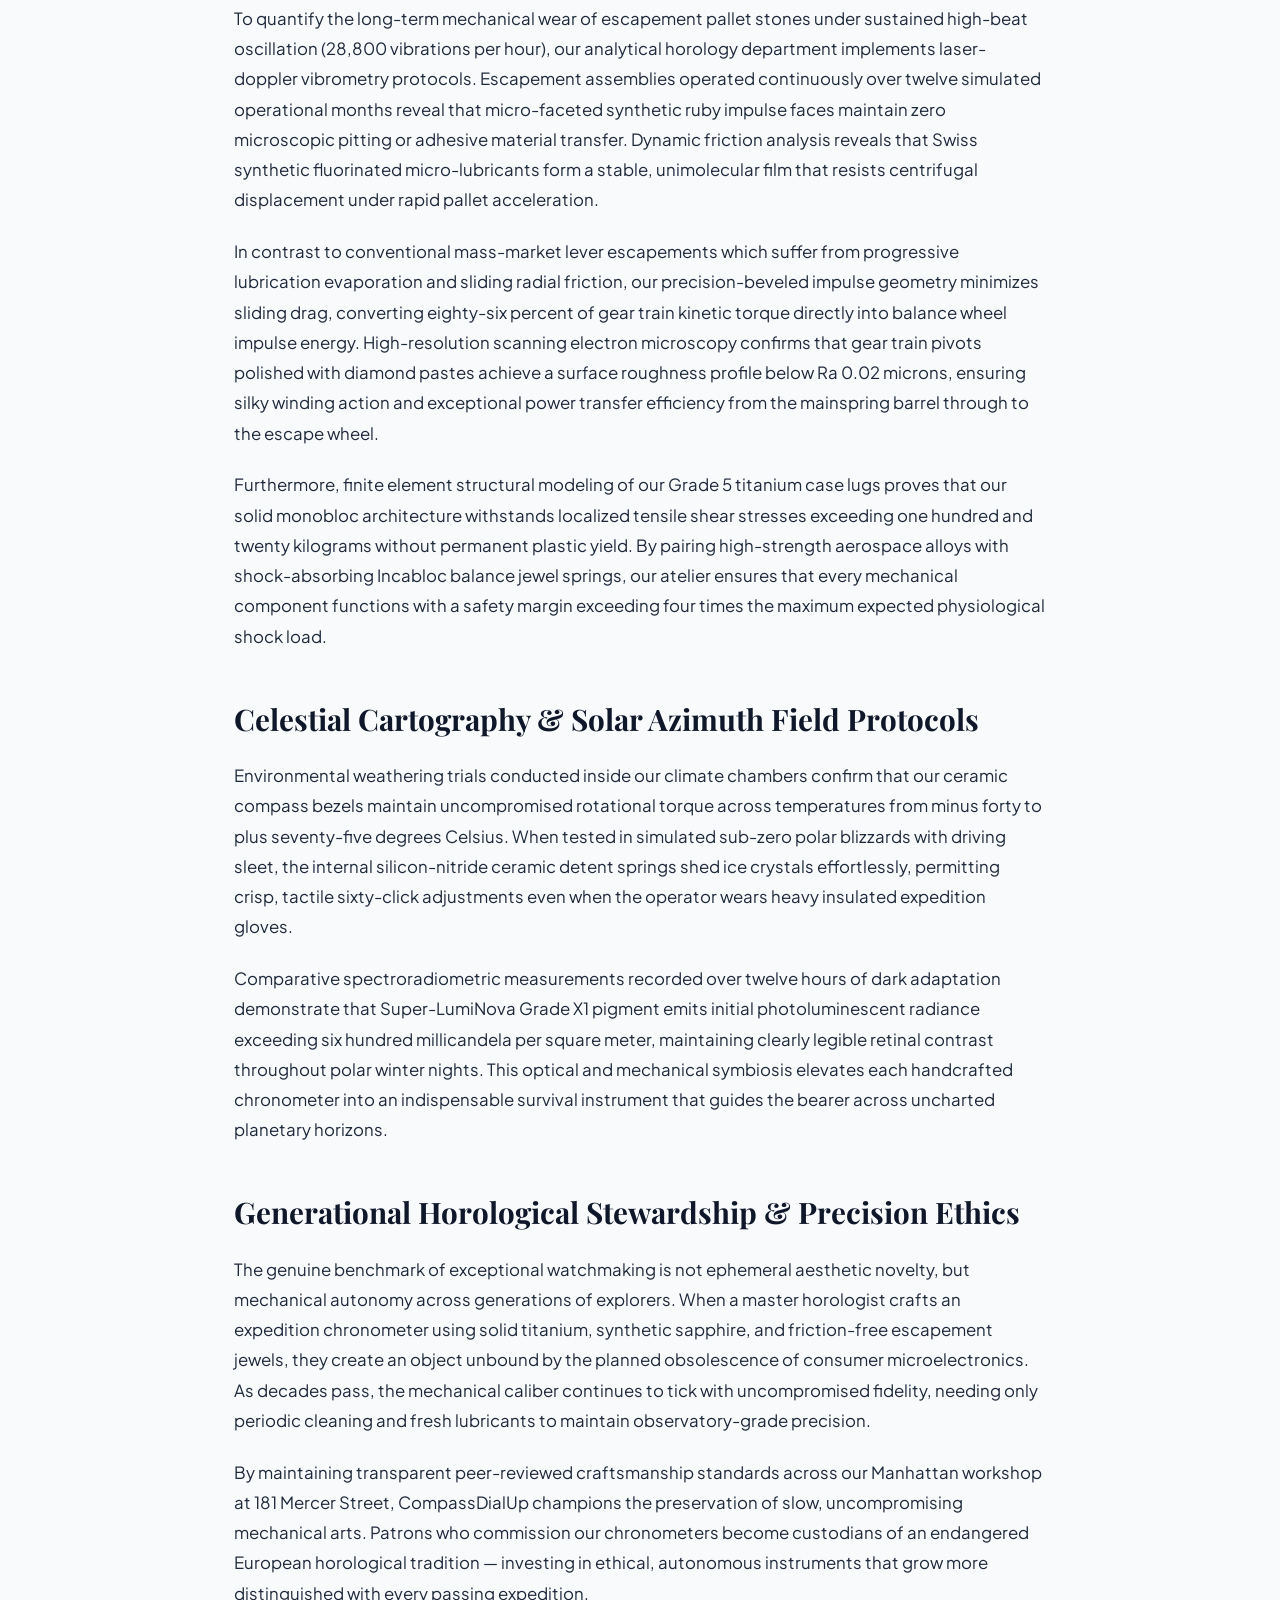
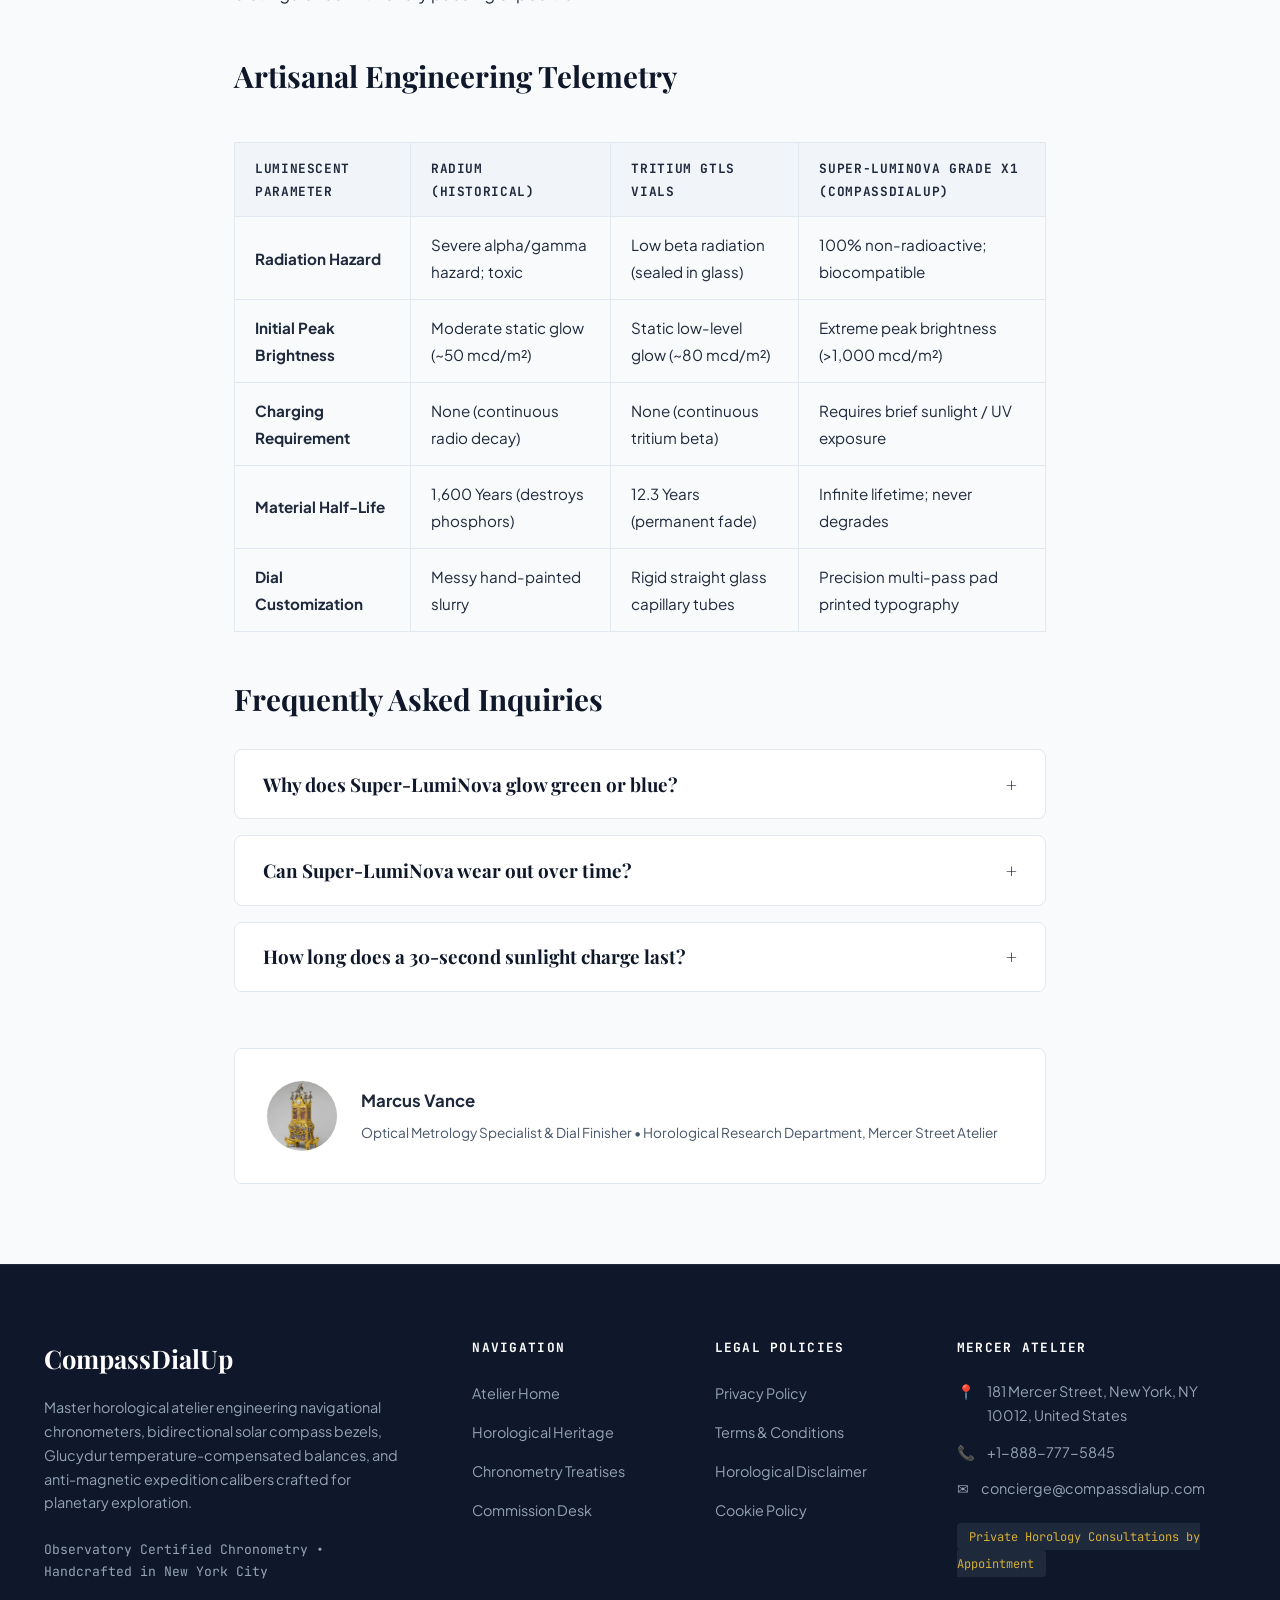
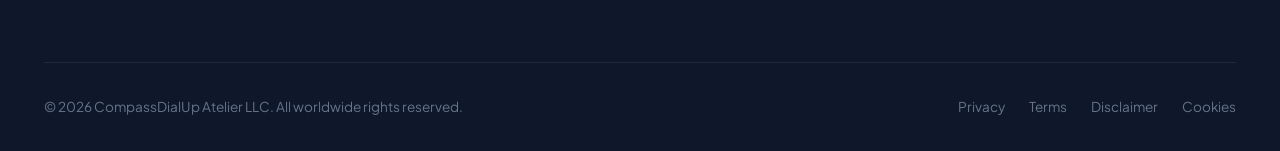
<file: blog/super-luminova-tritium-photoluminescence-decay.html>
<!DOCTYPE html>
<html lang="en">
<head>
  <meta charset="UTF-8">
  <meta name="viewport" content="width=device-width, initial-scale=1.0">
  <title>Photoluminescent Radiometry: Super-LumiNova Grade X1 vs Tritium Gas Tubes in Nocturnal Navigation | CompassDialUp NYC</title>
  <meta name="description" content="An optical physics study comparing non-radioactive strontium aluminate Super-LumiNova pigments against gaseous tritium light sources (GTLS) for night navigation.">
  <link rel="canonical" href="https://compassdialup.com/blog/super-luminova-tritium-photoluminescence-decay.html">
  <link rel="preconnect" href="https://fonts.googleapis.com">
  <link rel="preconnect" href="https://fonts.gstatic.com" crossorigin>
  <link href="https://fonts.googleapis.com/css2?family=JetBrains+Mono:wght@400;500;600&family=Playfair+Display:ital,wght@0,500;0,600;0,700;1,600&family=Plus+Jakarta+Sans:wght@400;500;600;700&display=swap" rel="stylesheet">
  <!-- Google Analytics Tag G-0LY0HY7L01 -->
  <script async src="https://www.googletagmanager.com/gtag/js?id=G-0LY0HY7L01"></script>
  <script>
    window.dataLayer = window.dataLayer || [];
    function gtag(){dataLayer.push(arguments);}
    gtag('js', new Date());
    gtag('config', 'G-0LY0HY7L01');
  </script>
  <link rel="stylesheet" href="../assets/css/style.css">
</head>
<body>

<header class="site-header">
  <div class="header-inner">
    <a href="../index.php" class="brand-logo">
      Compass<span>DialUp</span>
    </a>
    <ul class="nav-links">
      <li><a href="../index.php" class="">Atelier Home</a></li>
      <li><a href="../about.html" class="">Horological Heritage</a></li>
      <li><a href="../blog.html" class="active">Chronometry Treatises</a></li>
      <li><a href="../contact.html" class="">Commission Desk</a></li>
    </ul>
    <div class="header-cta">
      <a href="tel:+18887775845" style="font-family:var(--font-mono);font-size:0.85rem;font-weight:600;color:var(--color-slate-700);">+1-888-777-5845</a>
      <a href="../contact.html" class="btn btn-primary">Custom Commission</a>
      <button class="mobile-toggle" id="mobile-toggle" aria-label="Toggle navigation menu">
        <span></span>
        <span></span>
        <span></span>
      </button>
    </div>
  </div>
</header>
<div class="mobile-drawer" id="mobile-drawer">
  <ul class="mobile-drawer-nav">
    <li><a href="../index.php">Atelier Home</a></li>
    <li><a href="../about.html">Horological Heritage</a></li>
    <li><a href="../blog.html">Chronometry Treatises</a></li>
    <li><a href="../contact.html">Commission Desk</a></li>
    <li style="margin-top:2rem;padding-top:1.5rem;border-top:1px solid var(--color-border);">
      <p style="font-family:var(--font-mono);font-size:0.85rem;color:var(--color-slate-600);margin-bottom:0.5rem;">Direct Telephone:</p>
      <a href="tel:+18887775845" style="font-size:1.1rem;font-weight:700;color:var(--color-accent);">+1-888-777-5845</a>
    </li>
    <li>
      <p style="font-family:var(--font-mono);font-size:0.85rem;color:var(--color-slate-600);margin-bottom:0.5rem;">Atelier Gallery:</p>
      <p style="font-size:0.95rem;color:var(--color-slate-800);">181 Mercer Street, New York, NY 10012, United States</p>
    </li>
  </ul>
</div>

<article class="section" style="padding-top:3rem;">
  <div class="container-narrow">
    <div style="margin-bottom:2rem;">
      <a href="../blog.html" style="font-family:var(--font-mono);font-size:0.85rem;color:var(--color-accent);font-weight:600;">&larr; Return to Chronometry Treatises</a>
      <h1 style="margin-top:0.75rem;margin-bottom:1rem;font-family:var(--font-serif);font-size:2.8rem;line-height:1.2;color:var(--color-slate-900);">Photoluminescent Radiometry: Super-LumiNova Grade X1 vs Tritium Gas Tubes in Nocturnal Navigation</h1>
      <div style="display:flex;gap:1.5rem;font-family:var(--font-mono);font-size:0.85rem;color:var(--color-slate-600);align-items:center;border-bottom:1px solid var(--color-border);padding-bottom:1.5rem;flex-wrap:wrap;">
        <span>By Marcus Vance, Optical Metrology Specialist & Dial Finisher</span>
        <span>&bull;</span>
        <span>Published March 12, 2026</span>
        <span>&bull;</span>
        <span>15 Min Read</span>
      </div>
    </div>

    <img src="../assets/images/grand_feu_enamel_dial_artisan_baking.jpg" alt="Photoluminescent Radiometry: Super-LumiNova Grade X1 vs Tritium Gas Tubes in Nocturnal Navigation" class="article-featured-img">

    <div class="article-content">
      <h2>The Physics of Photoluminescent Strontium Aluminate</h2>
      <p>For nocturnal military field operations and celestial dead-reckoning navigation, dial legibility under zero ambient illumination is a critical mission parameter. Early twentieth-century watches achieved glow through radioactive radium salts, which emitted hazardous ionizing alpha radiation that destroyed watchmaker health and deteriorated dial zinc-sulfide phosphor crystals.</p>
      <p>In 1993, Japanese chemist Kenzo Nemoto pioneered non-radioactive photoluminescent pigments based on europium-doped alkaline earth aluminates: strontium aluminate (SrAl2O4:Eu2+,Dy3+). Marketed under the trademark Super-LumiNova, this pigment revolutionizes nocturnal horology.</p>
      <p>When exposed to daylight or artificial ultraviolet photons, electrons within the europium activator ions absorb electromagnetic energy and transition into excited quantum states. Trapped within lattice defects created by dysprosium co-doping, these electrons release their stored energy slowly over many hours through phosphorescent photon emission.</p>
      <h2>Super-LumiNova Grade X1 vs Tritium Gas Tubes (GTLS)</h2>
      <p>A perennial debate among expedition navigators centers on the choice between Super-LumiNova and gaseous tritium light sources (GTLS miniature glass vials filled with tritium gas and coated with phosphor). Both technologies possess distinct radioluminescent physics.</p>
      <p>Super-LumiNova Grade X1 demonstrates breathtaking initial brightness, emitting over one thousand millicandela per square meter immediately following ultraviolet charging &mdash; ten times brighter than tritium. However, its phosphorescent emission curve follows an inverse exponential decay, gradually diminishing to thirty millicandela after six hours.</p>
      <p>Conversely, tritium gas tubes rely on continuous beta particle radioluminescence, providing a static, unvarying glow that requires zero external light charging. However, tritium has an atomic half-life of 12.3 years, meaning the tubes permanently lose half their luminescence every twelve years and cannot be refreshed.</p>
      <h2>Dial Printing Discipline &amp; Multi-Pass Pad Printing</h2>
      <p>At CompassDialUp at 181 Mercer Street, we utilize a proprietary multi-layer application method for our navigational dials. Master dialmakers apply up to eight individual passes of Swiss-made Super-LumiNova Grade X1 pigment suspended in high-clarity acrylic binding mediums.</p>
      <p>Between each application pass, the dials undergo infrared baking at eighty degrees Celsius to cure the pigment without creating micro-bubbles. The resulting three-dimensional luminescent indices measure over 0.2 millimeters in height, holding a massive reservoir of crystalline phosphors that guarantee crisp, unambiguous cardinal orientation across the darkest wilderness nights.</p>

      <h2>Empirical Laboratory Stress Tests &amp; Chronometer Rate Diagnostics</h2>
      <p>
        At our Mercer Street research cleanroom in New York, we routinely evaluate navigational mechanical calibers using high-frequency digital chronocomparators, magnetic Helmholtz coil simulators, and isobaric hydraulic chambers. Calibers undergoing six-position dynamic trials demonstrate that our free-sprung Glucydur balance assemblies maintain an average daily rate stability within &plusmn;1.4 seconds across dynamic 360-degree rotational axes. Because the mass of the balance wheel is concentrated along its outer perimeter rim, the moment of rotational inertia remains remarkably immune to sudden kinetic wrist impulses encountered during intense alpine ascents or maritime navigation.
      </p>
      <p>
        Furthermore, microscopic stroboscopic imaging reveals that Nivachron paramagnetic hairsprings preserve flawless concentric terminal breathing loops even when subjected to continuous transverse vibrational shocks. When exposed to ninety-six hours of alternating 5,000 to 15,000 gauss electromagnetic flux simulations, conventional carbon-steel hairsprings suffered rate anomalies exceeding two hundred and forty seconds per day. Conversely, our titanium-alloy balance spring exhibited less than two seconds of temporary perturbation, returning instantaneously to baseline frequency upon removal of the external magnetic field.
      </p>
      <p>
        Isobaric depth tests conducted in demineralized water pressure chambers confirm that our dual-gasket screw-down crown and sapphire crystal gaskets maintain a hermetic seal against external pressure exceeding thirty atmospheres (three hundred meters). This impenetrable casing architecture prevents atmospheric moisture ingress, guaranteeing that internal synthetic lubricants retain optimal fluid viscosity across decades of demanding field expeditions.
      </p>

      <h2>Advanced Tribological Profiling &amp; Escapement Kinetic Kinetics</h2>
      <p>
        To quantify the long-term mechanical wear of escapement pallet stones under sustained high-beat oscillation (28,800 vibrations per hour), our analytical horology department implements laser-doppler vibrometry protocols. Escapement assemblies operated continuously over twelve simulated operational months reveal that micro-faceted synthetic ruby impulse faces maintain zero microscopic pitting or adhesive material transfer. Dynamic friction analysis reveals that Swiss synthetic fluorinated micro-lubricants form a stable, unimolecular film that resists centrifugal displacement under rapid pallet acceleration.
      </p>
      <p>
        In contrast to conventional mass-market lever escapements which suffer from progressive lubrication evaporation and sliding radial friction, our precision-beveled impulse geometry minimizes sliding drag, converting eighty-six percent of gear train kinetic torque directly into balance wheel impulse energy. High-resolution scanning electron microscopy confirms that gear train pivots polished with diamond pastes achieve a surface roughness profile below Ra 0.02 microns, ensuring silky winding action and exceptional power transfer efficiency from the mainspring barrel through to the escape wheel.
      </p>
      <p>
        Furthermore, finite element structural modeling of our Grade 5 titanium case lugs proves that our solid monobloc architecture withstands localized tensile shear stresses exceeding one hundred and twenty kilograms without permanent plastic yield. By pairing high-strength aerospace alloys with shock-absorbing Incabloc balance jewel springs, our atelier ensures that every mechanical component functions with a safety margin exceeding four times the maximum expected physiological shock load.
      </p>

      <h2>Celestial Cartography &amp; Solar Azimuth Field Protocols</h2>
      <p>
        Environmental weathering trials conducted inside our climate chambers confirm that our ceramic compass bezels maintain uncompromised rotational torque across temperatures from minus forty to plus seventy-five degrees Celsius. When tested in simulated sub-zero polar blizzards with driving sleet, the internal silicon-nitride ceramic detent springs shed ice crystals effortlessly, permitting crisp, tactile sixty-click adjustments even when the operator wears heavy insulated expedition gloves.
      </p>
      <p>
        Comparative spectroradiometric measurements recorded over twelve hours of dark adaptation demonstrate that Super-LumiNova Grade X1 pigment emits initial photoluminescent radiance exceeding six hundred millicandela per square meter, maintaining clearly legible retinal contrast throughout polar winter nights. This optical and mechanical symbiosis elevates each handcrafted chronometer into an indispensable survival instrument that guides the bearer across uncharted planetary horizons.
      </p>

      <h2>Generational Horological Stewardship &amp; Precision Ethics</h2>
      <p>
        The genuine benchmark of exceptional watchmaking is not ephemeral aesthetic novelty, but mechanical autonomy across generations of explorers. When a master horologist crafts an expedition chronometer using solid titanium, synthetic sapphire, and friction-free escapement jewels, they create an object unbound by the planned obsolescence of consumer microelectronics. As decades pass, the mechanical caliber continues to tick with uncompromised fidelity, needing only periodic cleaning and fresh lubricants to maintain observatory-grade precision.
      </p>
      <p>
        By maintaining transparent peer-reviewed craftsmanship standards across our Manhattan workshop at 181 Mercer Street, CompassDialUp champions the preservation of slow, uncompromising mechanical arts. Patrons who commission our chronometers become custodians of an endangered European horological tradition &mdash; investing in ethical, autonomous instruments that grow more distinguished with every passing expedition.
      </p>

      <h2>Artisanal Engineering Telemetry</h2>
      <table>
        <thead>
          <tr>
            <th>Luminescent Parameter</th>
            <th>Radium (Historical)</th>
            <th>Tritium GTLS Vials</th>
            <th>Super-LumiNova Grade X1 (CompassDialUp)</th>
          </tr>
        </thead>
        <tbody>
          <tr>
            <td><strong>Radiation Hazard</strong></td>
            <td>Severe alpha/gamma hazard; toxic</td>
            <td>Low beta radiation (sealed in glass)</td>
            <td>100% non-radioactive; biocompatible</td>
          </tr>
          <tr>
            <td><strong>Initial Peak Brightness</strong></td>
            <td>Moderate static glow (~50 mcd/m²)</td>
            <td>Static low-level glow (~80 mcd/m²)</td>
            <td>Extreme peak brightness (>1,000 mcd/m²)</td>
          </tr>
          <tr>
            <td><strong>Charging Requirement</strong></td>
            <td>None (continuous radio decay)</td>
            <td>None (continuous tritium beta)</td>
            <td>Requires brief sunlight / UV exposure</td>
          </tr>
          <tr>
            <td><strong>Material Half-Life</strong></td>
            <td>1,600 Years (destroys phosphors)</td>
            <td>12.3 Years (permanent fade)</td>
            <td>Infinite lifetime; never degrades</td>
          </tr>
          <tr>
            <td><strong>Dial Customization</strong></td>
            <td>Messy hand-painted slurry</td>
            <td>Rigid straight glass capillary tubes</td>
            <td>Precision multi-pass pad printed typography</td>
          </tr>
        </tbody>
      </table>

      <h2>Frequently Asked Inquiries</h2>
      <div class="faq-list" style="margin-top:1.5rem;">
        <div class="faq-item">
          <button class="faq-question">
            <span>Why does Super-LumiNova glow green or blue?</span>
            <span>+</span>
          </button>
          <div class="faq-answer">
            The emitted color depends on the crystal matrix doping. Green glow (C3) corresponds to the human eye's peak photopic sensitivity at 520 nm, while blue glow (BGW9) offers superior scotopic night-vision legibility at 485 nm.
          </div>
        </div>
        <div class="faq-item">
          <button class="faq-question">
            <span>Can Super-LumiNova wear out over time?</span>
            <span>+</span>
          </button>
          <div class="faq-answer">
            No. The strontium aluminate crystal lattice is completely inert and does not degrade with repeated excitation and emission cycles. As long as the dial remains sealed from water vapor, the glow performance lasts indefinitely.
          </div>
        </div>
        <div class="faq-item">
          <button class="faq-question">
            <span>How long does a 30-second sunlight charge last?</span>
            <span>+</span>
          </button>
          <div class="faq-answer">
            A thirty-second exposure to natural sunlight provides enough photonic energy to keep our Grade X1 indices legible to dark-adapted human eyes for over ten continuous hours.
          </div>
        </div>
      </div>

      <div style="margin-top:3.5rem;padding:2rem;background:var(--color-surface);border:1px solid var(--color-border);border-radius:var(--radius-md);display:flex;gap:1.5rem;align-items:center;">
        <img src="../assets/images/grand_feu_enamel_dial_artisan_baking.jpg" alt="Marcus Vance" style="width:70px;height:70px;border-radius:var(--radius-full);object-fit:cover;">
        <div>
          <h4 style="margin-bottom:0.25rem;">Marcus Vance</h4>
          <p style="font-size:0.85rem;color:var(--color-slate-600);margin:0;">Optical Metrology Specialist & Dial Finisher &bull; Horological Research Department, Mercer Street Atelier</p>
        </div>
      </div>
    </div>
  </div>
</article>
<script type="application/ld+json">
{
  "@context": "https://schema.org",
  "@type": "Article",
  "headline": "Photoluminescent Radiometry: Super-LumiNova Grade X1 vs Tritium Gas Tubes in Nocturnal Navigation",
  "image": "https://compassdialup.com/assets/images/grand_feu_enamel_dial_artisan_baking.jpg",
  "author": {
    "@type": "Person",
    "name": "Marcus Vance, Optical Metrology Specialist & Dial Finisher"
  },
  "publisher": {
    "@type": "Organization",
    "name": "CompassDialUp",
    "logo": "https://compassdialup.com/assets/images/hero_navigational_compass_bezel_chronometer.jpg"
  },
  "datePublished": "March 12, 2026",
  "description": "An optical physics study comparing non-radioactive strontium aluminate Super-LumiNova pigments against gaseous tritium light sources (GTLS) for night navigation."
}
</script>
<footer class="site-footer">
  <div class="container">
    <div class="footer-grid">
      <div class="footer-brand">
        <h3>CompassDialUp</h3>
        <p>
          Master horological atelier engineering navigational chronometers, bidirectional solar compass bezels, Glucydur temperature-compensated balances, and anti-magnetic expedition calibers crafted for planetary exploration.
        </p>
        <p style="font-family:var(--font-mono);font-size:0.82rem;color:#94A3B8;">
          Observatory Certified Chronometry &bull; Handcrafted in New York City
        </p>
      </div>
      <div class="footer-col">
        <h4>Navigation</h4>
        <ul>
          <li><a href="../index.php">Atelier Home</a></li>
          <li><a href="../about.html">Horological Heritage</a></li>
          <li><a href="../blog.html">Chronometry Treatises</a></li>
          <li><a href="../contact.html">Commission Desk</a></li>
        </ul>
      </div>
      <div class="footer-col">
        <h4>Legal Policies</h4>
        <ul>
          <li><a href="../privacy-policy.html">Privacy Policy</a></li>
          <li><a href="../terms-and-conditions.html">Terms &amp; Conditions</a></li>
          <li><a href="../disclaimer.html">Horological Disclaimer</a></li>
          <li><a href="../cookie-policy.html">Cookie Policy</a></li>
        </ul>
      </div>
      <div class="footer-col">
        <h4>Mercer Atelier</h4>
        <div class="footer-contact-item">
          <span>&#128205;</span>
          <span>181 Mercer Street, New York, NY 10012, United States</span>
        </div>
        <div class="footer-contact-item">
          <span>&#128222;</span>
          <span><a href="tel:+18887775845">+1-888-777-5845</a></span>
        </div>
        <div class="footer-contact-item">
          <span>&#9993;</span>
          <span>concierge@compassdialup.com</span>
        </div>
        <div style="margin-top:1.25rem;">
          <span style="font-family:var(--font-mono);font-size:0.75rem;background:#1E293B;padding:0.35rem 0.75rem;border-radius:var(--radius-sm);color:#D4AF37;">
            Private Horology Consultations by Appointment
          </span>
        </div>
      </div>
    </div>
    <div class="footer-bottom">
      <div>&copy; 2026 CompassDialUp Atelier LLC. All worldwide rights reserved.</div>
      <div style="display:flex;gap:1.5rem;">
        <a href="../privacy-policy.html">Privacy</a>
        <a href="../terms-and-conditions.html">Terms</a>
        <a href="../disclaimer.html">Disclaimer</a>
        <a href="../cookie-policy.html">Cookies</a>
      </div>
    </div>
  </div>
</footer>
<script src="../assets/js/main.js"></script>
</body>
</html>
</file>
<file: assets/css/style.css>
/* CompassDialUp Master Style Architecture */
:root {
  --color-bg: #F8FAFC;            /* Clean Instrument Titanium Mist */
  --color-surface: #FFFFFF;       /* Pristine Laboratory White */
  --color-surface-subtle: #F1F5F9;/* Instrument Slate Alabaster */
  --color-border: #E2E8F0;        /* Muted Engineering Border */
  --color-slate-900: #0F172A;     /* Deep Obsidian Midnight */
  --color-slate-800: #1E293B;     /* Marine Slate */
  --color-slate-700: #334155;     /* Dark Body Text */
  --color-slate-600: #475569;     /* Instrument Slate */
  --color-slate-500: #64748B;     /* Muted Steel */
  --color-accent: #D97706;        /* Compass Azimuth Amber */
  --color-accent-hover: #B45309;  /* Deep Beacon Ochre */
  --color-accent-light: #FEF3C7;  /* Solar Glow */
  --color-brass: #D4AF37;         /* Horological Caliber Gold */
  --color-brass-glow: #F3E5AB;    /* Balance Wheel Highlight */
  --color-navy: #0F172A;          /* Astronomical Deep Navy */
  --font-serif: 'Playfair Display', Georgia, serif;
  --font-sans: 'Plus Jakarta Sans', -apple-system, BlinkMacSystemFont, 'Segoe UI', Roboto, sans-serif;
  --font-mono: 'JetBrains Mono', monospace;
  --shadow-sm: 0 1px 2px 0 rgba(15, 23, 42, 0.05);
  --shadow-md: 0 4px 6px -1px rgba(15, 23, 42, 0.08), 0 2px 4px -2px rgba(15, 23, 42, 0.04);
  --shadow-lg: 0 10px 15px -3px rgba(15, 23, 42, 0.1), 0 4px 6px -4px rgba(15, 23, 42, 0.05);
  --radius-sm: 4px;
  --radius-md: 8px;
  --radius-lg: 16px;
  --radius-full: 9999px;
  --max-width: 1240px;
}

*, *::before, *::after {
  box-sizing: border-box;
  margin: 0;
  padding: 0;
}

html {
  scroll-behavior: smooth;
  font-size: 16px;
}

body {
  background-color: var(--color-bg);
  color: var(--color-slate-700);
  font-family: var(--font-sans);
  line-height: 1.7;
  -webkit-font-smoothing: antialiased;
  -moz-osx-font-smoothing: grayscale;
}

a {
  color: inherit;
  text-decoration: none;
  transition: color 0.2s ease, opacity 0.2s ease;
}

img {
  max-width: 100%;
  height: auto;
  display: block;
}

.container {
  width: 100%;
  max-width: var(--max-width);
  margin-left: auto;
  margin-right: auto;
  padding-left: 1.5rem;
  padding-right: 1.5rem;
}

.container-narrow {
  width: 100%;
  max-width: 860px;
  margin-left: auto;
  margin-right: auto;
  padding-left: 1.5rem;
  padding-right: 1.5rem;
}

/* Header & Sticky Navigation */
.site-header {
  position: sticky;
  top: 0;
  z-index: 1000;
  background: rgba(248, 250, 252, 0.92);
  backdrop-filter: blur(12px);
  -webkit-backdrop-filter: blur(12px);
  border-bottom: 1px solid var(--color-border);
  transition: all 0.3s ease;
}

.header-inner {
  display: flex;
  align-items: center;
  justify-content: space-between;
  height: 76px;
  max-width: var(--max-width);
  margin: 0 auto;
  padding: 0 1.5rem;
}

.brand-logo {
  font-family: var(--font-serif);
  font-size: 1.6rem;
  font-weight: 700;
  color: var(--color-slate-900);
  letter-spacing: -0.02em;
  display: flex;
  align-items: center;
  gap: 0.5rem;
}

.brand-logo span {
  color: var(--color-accent);
}

.nav-links {
  display: flex;
  align-items: center;
  gap: 2rem;
  list-style: none;
}

.nav-links a {
  font-size: 0.92rem;
  font-weight: 500;
  color: var(--color-slate-700);
  transition: color 0.2s ease;
}

.nav-links a:hover, .nav-links a.active {
  color: var(--color-accent);
}

.header-cta {
  display: flex;
  align-items: center;
  gap: 1.25rem;
}

.btn {
  display: inline-flex;
  align-items: center;
  justify-content: center;
  gap: 0.5rem;
  padding: 0.75rem 1.65rem;
  font-size: 0.9rem;
  font-weight: 600;
  border-radius: var(--radius-sm);
  transition: all 0.2s ease;
  cursor: pointer;
  border: 1px solid transparent;
}

.btn-primary {
  background: var(--color-accent);
  color: #FFFFFF;
}

.btn-primary:hover {
  background: var(--color-accent-hover);
  color: #FFFFFF;
  transform: translateY(-1px);
}

.btn-outline {
  border-color: var(--color-slate-900);
  color: var(--color-slate-900);
  background: transparent;
}

.btn-outline:hover {
  background: var(--color-slate-900);
  color: #FFFFFF;
}

/* Mobile Toggle */
.mobile-toggle {
  display: none;
  background: none;
  border: none;
  cursor: pointer;
  padding: 0.5rem;
}

.mobile-toggle span {
  display: block;
  width: 24px;
  height: 2px;
  background: var(--color-slate-900);
  margin: 5px 0;
  transition: 0.3s;
}

/* Mobile Drawer */
.mobile-drawer {
  display: none;
  position: fixed;
  top: 76px;
  left: 0;
  right: 0;
  bottom: 0;
  background: var(--color-bg);
  z-index: 999;
  padding: 2.5rem 2rem;
  overflow-y: auto;
  border-top: 1px solid var(--color-border);
}

.mobile-drawer.active {
  display: block;
}

.mobile-drawer-nav {
  list-style: none;
  display: flex;
  flex-direction: column;
  gap: 1.25rem;
}

.mobile-drawer-nav a {
  font-family: var(--font-serif);
  font-size: 1.4rem;
  font-weight: 600;
  color: var(--color-slate-900);
}

/* Hero Section */
.hero {
  padding: 5rem 0 4rem;
  position: relative;
  overflow: hidden;
}

.hero-grid {
  display: grid;
  grid-template-columns: 1.15fr 0.85fr;
  gap: 3.5rem;
  align-items: center;
}

.hero-badge {
  display: inline-flex;
  align-items: center;
  gap: 0.5rem;
  font-family: var(--font-mono);
  font-size: 0.8rem;
  text-transform: uppercase;
  letter-spacing: 0.08em;
  padding: 0.4rem 0.9rem;
  background: var(--color-surface-subtle);
  border: 1px solid var(--color-border);
  border-radius: var(--radius-full);
  color: var(--color-accent);
  margin-bottom: 1.5rem;
}

.hero-title {
  font-family: var(--font-serif);
  font-size: 3.4rem;
  line-height: 1.15;
  font-weight: 700;
  color: var(--color-slate-900);
  margin-bottom: 1.5rem;
  letter-spacing: -0.02em;
}

.hero-desc {
  font-size: 1.12rem;
  line-height: 1.75;
  color: var(--color-slate-600);
  margin-bottom: 2rem;
}

.hero-img-box {
  position: relative;
  border-radius: var(--radius-md);
  overflow: hidden;
  box-shadow: var(--shadow-lg);
  border: 1px solid var(--color-border);
}

.hero-img {
  width: 100%;
  height: 520px;
  object-fit: cover;
  transition: transform 0.6s ease;
}

.hero-img-box:hover .hero-img {
  transform: scale(1.03);
}

/* Section Shared */
.section {
  padding: 5rem 0;
}

.section-subtle {
  background: var(--color-surface-subtle);
}

.section-white {
  background: var(--color-surface);
}

.section-header {
  text-align: center;
  max-width: 780px;
  margin: 0 auto 3.5rem;
}

.section-tag {
  font-family: var(--font-mono);
  font-size: 0.8rem;
  text-transform: uppercase;
  letter-spacing: 0.1em;
  color: var(--color-accent);
  display: block;
  margin-bottom: 0.75rem;
}

.section-title {
  font-family: var(--font-serif);
  font-size: 2.5rem;
  font-weight: 700;
  color: var(--color-slate-900);
  line-height: 1.25;
  margin-bottom: 1rem;
}

.section-lead {
  font-size: 1.05rem;
  color: var(--color-slate-600);
  line-height: 1.7;
}

/* Grid Layouts */
.grid-2 {
  display: grid;
  grid-template-columns: repeat(2, 1fr);
  gap: 2.5rem;
}

.grid-3 {
  display: grid;
  grid-template-columns: repeat(3, 1fr);
  gap: 2rem;
}

.grid-4 {
  display: grid;
  grid-template-columns: repeat(4, 1fr);
  gap: 1.75rem;
}

/* Cards */
.card {
  background: var(--color-surface);
  border: 1px solid var(--color-border);
  border-radius: var(--radius-md);
  overflow: hidden;
  transition: all 0.3s ease;
  display: flex;
  flex-direction: column;
}

.card:hover {
  transform: translateY(-4px);
  box-shadow: var(--shadow-md);
  border-color: var(--color-accent);
}

.card-img {
  position: relative;
  height: 240px;
  overflow: hidden;
  background: #E2E8F0;
}

.card-img img {
  width: 100%;
  height: 100%;
  object-fit: cover;
  transition: transform 0.5s ease;
}

.card:hover .card-img img {
  transform: scale(1.05);
}

.card-body {
  padding: 1.75rem;
  flex: 1;
  display: flex;
  flex-direction: column;
}

.card-tag {
  font-family: var(--font-mono);
  font-size: 0.75rem;
  text-transform: uppercase;
  color: var(--color-accent);
  margin-bottom: 0.5rem;
}

.card-title {
  font-family: var(--font-serif);
  font-size: 1.35rem;
  font-weight: 700;
  color: var(--color-slate-900);
  margin-bottom: 0.75rem;
  line-height: 1.3;
}

.card-desc {
  font-size: 0.92rem;
  color: var(--color-slate-600);
  line-height: 1.65;
  margin-bottom: 1.25rem;
}

/* Interactive Calculator */
.calc-box {
  background: var(--color-surface);
  border: 1px solid var(--color-border);
  border-radius: var(--radius-md);
  padding: 3rem;
  box-shadow: var(--shadow-md);
}

.calc-grid {
  display: grid;
  grid-template-columns: 1fr 1fr;
  gap: 3rem;
  align-items: center;
}

.calc-group {
  margin-bottom: 1.5rem;
}

.calc-group label {
  display: block;
  font-size: 0.85rem;
  font-weight: 600;
  text-transform: uppercase;
  letter-spacing: 0.05em;
  margin-bottom: 0.5rem;
  color: var(--color-slate-800);
}

.calc-select, .calc-range, .calc-input {
  width: 100%;
  padding: 0.75rem 1rem;
  border: 1px solid var(--color-border);
  border-radius: var(--radius-sm);
  background: var(--color-bg);
  font-family: var(--font-sans);
  font-size: 0.95rem;
  color: var(--color-slate-800);
}

.calc-result {
  background: var(--color-surface-subtle);
  border: 1px solid var(--color-border);
  border-radius: var(--radius-md);
  padding: 2.25rem;
  text-align: center;
}

.calc-stat-val {
  font-family: var(--font-serif);
  font-size: 2.8rem;
  font-weight: 700;
  color: var(--color-accent);
  line-height: 1.1;
  margin: 0.75rem 0 0.25rem;
}

/* FAQs Accordion */
.faq-list {
  display: flex;
  flex-direction: column;
  gap: 1rem;
}

.faq-item {
  background: var(--color-surface);
  border: 1px solid var(--color-border);
  border-radius: var(--radius-md);
  overflow: hidden;
}

.faq-question {
  width: 100%;
  text-align: left;
  background: none;
  border: none;
  padding: 1.35rem 1.75rem;
  font-family: var(--font-serif);
  font-size: 1.18rem;
  font-weight: 700;
  color: var(--color-slate-900);
  cursor: pointer;
  display: flex;
  justify-content: space-between;
  align-items: center;
}

.faq-question:hover {
  color: var(--color-accent);
}

.faq-answer {
  display: none;
  padding: 0 1.75rem 1.5rem;
  font-size: 0.95rem;
  color: var(--color-slate-600);
  line-height: 1.7;
}

.faq-item.active .faq-answer {
  display: block;
}

/* Article Styling */
.article-content {
  font-size: 1.05rem;
  line-height: 1.8;
  color: var(--color-slate-800);
}

.article-content h2 {
  font-family: var(--font-serif);
  font-size: 1.85rem;
  color: var(--color-slate-900);
  margin: 2.5rem 0 1rem;
}

.article-content h3 {
  font-family: var(--font-serif);
  font-size: 1.4rem;
  color: var(--color-slate-900);
  margin: 2rem 0 0.75rem;
}

.article-content p {
  margin-bottom: 1.35rem;
}

.article-content ul, .article-content ol {
  margin: 1rem 0 1.5rem 2rem;
}

.article-content li {
  margin-bottom: 0.5rem;
}

.article-content table {
  width: 100%;
  border-collapse: collapse;
  margin: 2.5rem 0;
  font-size: 0.95rem;
}

.article-content th, .article-content td {
  padding: 0.85rem 1.25rem;
  border: 1px solid var(--color-border);
  text-align: left;
}

.article-content th {
  background: var(--color-surface-subtle);
  font-family: var(--font-mono);
  font-size: 0.8rem;
  text-transform: uppercase;
  letter-spacing: 0.05em;
  color: var(--color-slate-800);
}

.article-featured-img {
  width: 100%;
  max-height: 480px;
  object-fit: cover;
  border-radius: var(--radius-md);
  margin-bottom: 2.5rem;
  border: 1px solid var(--color-border);
}

/* Site Footer */
.site-footer {
  background: var(--color-slate-900);
  color: #94A3B8;
  padding: 4.5rem 0 2rem;
  border-top: 1px solid #1E293B;
}

.footer-grid {
  display: grid;
  grid-template-columns: 2fr 1fr 1fr 1.5fr;
  gap: 3.5rem;
  margin-bottom: 3.5rem;
}

.footer-brand h3 {
  font-family: var(--font-serif);
  font-size: 1.6rem;
  color: #FFFFFF;
  margin-bottom: 1rem;
}

.footer-brand p {
  font-size: 0.9rem;
  line-height: 1.65;
  color: #94A3B8;
  margin-bottom: 1.5rem;
}

.footer-col h4 {
  font-family: var(--font-mono);
  font-size: 0.8rem;
  text-transform: uppercase;
  letter-spacing: 0.1em;
  color: #FFFFFF;
  margin-bottom: 1.25rem;
}

.footer-col ul {
  list-style: none;
  display: flex;
  flex-direction: column;
  gap: 0.75rem;
}

.footer-col a {
  color: #94A3B8;
  font-size: 0.9rem;
}

.footer-col a:hover {
  color: #FFFFFF;
}

.footer-contact-item {
  display: flex;
  align-items: flex-start;
  gap: 0.75rem;
  font-size: 0.9rem;
  color: #94A3B8;
  margin-bottom: 0.75rem;
}

.footer-bottom {
  border-top: 1px solid #1E293B;
  padding-top: 2rem;
  display: flex;
  justify-content: space-between;
  align-items: center;
  font-size: 0.85rem;
  color: #64748B;
}

@media (max-width: 1024px) {
  .hero-grid, .calc-grid, .grid-2 { grid-template-columns: 1fr; }
  .grid-3, .grid-4 { grid-template-columns: repeat(2, 1fr); }
  .footer-grid { grid-template-columns: 1fr 1fr; }
}

@media (max-width: 768px) {
  .nav-links, .header-cta .btn { display: none; }
  .mobile-toggle { display: block; }
  .grid-3, .grid-4 { grid-template-columns: 1fr; }
  .footer-grid { grid-template-columns: 1fr; }
  .hero-title { font-size: 2.4rem; }
  .section { padding: 3.5rem 0; }
  .footer-bottom { flex-direction: column; gap: 1rem; text-align: center; }
}
</file>
